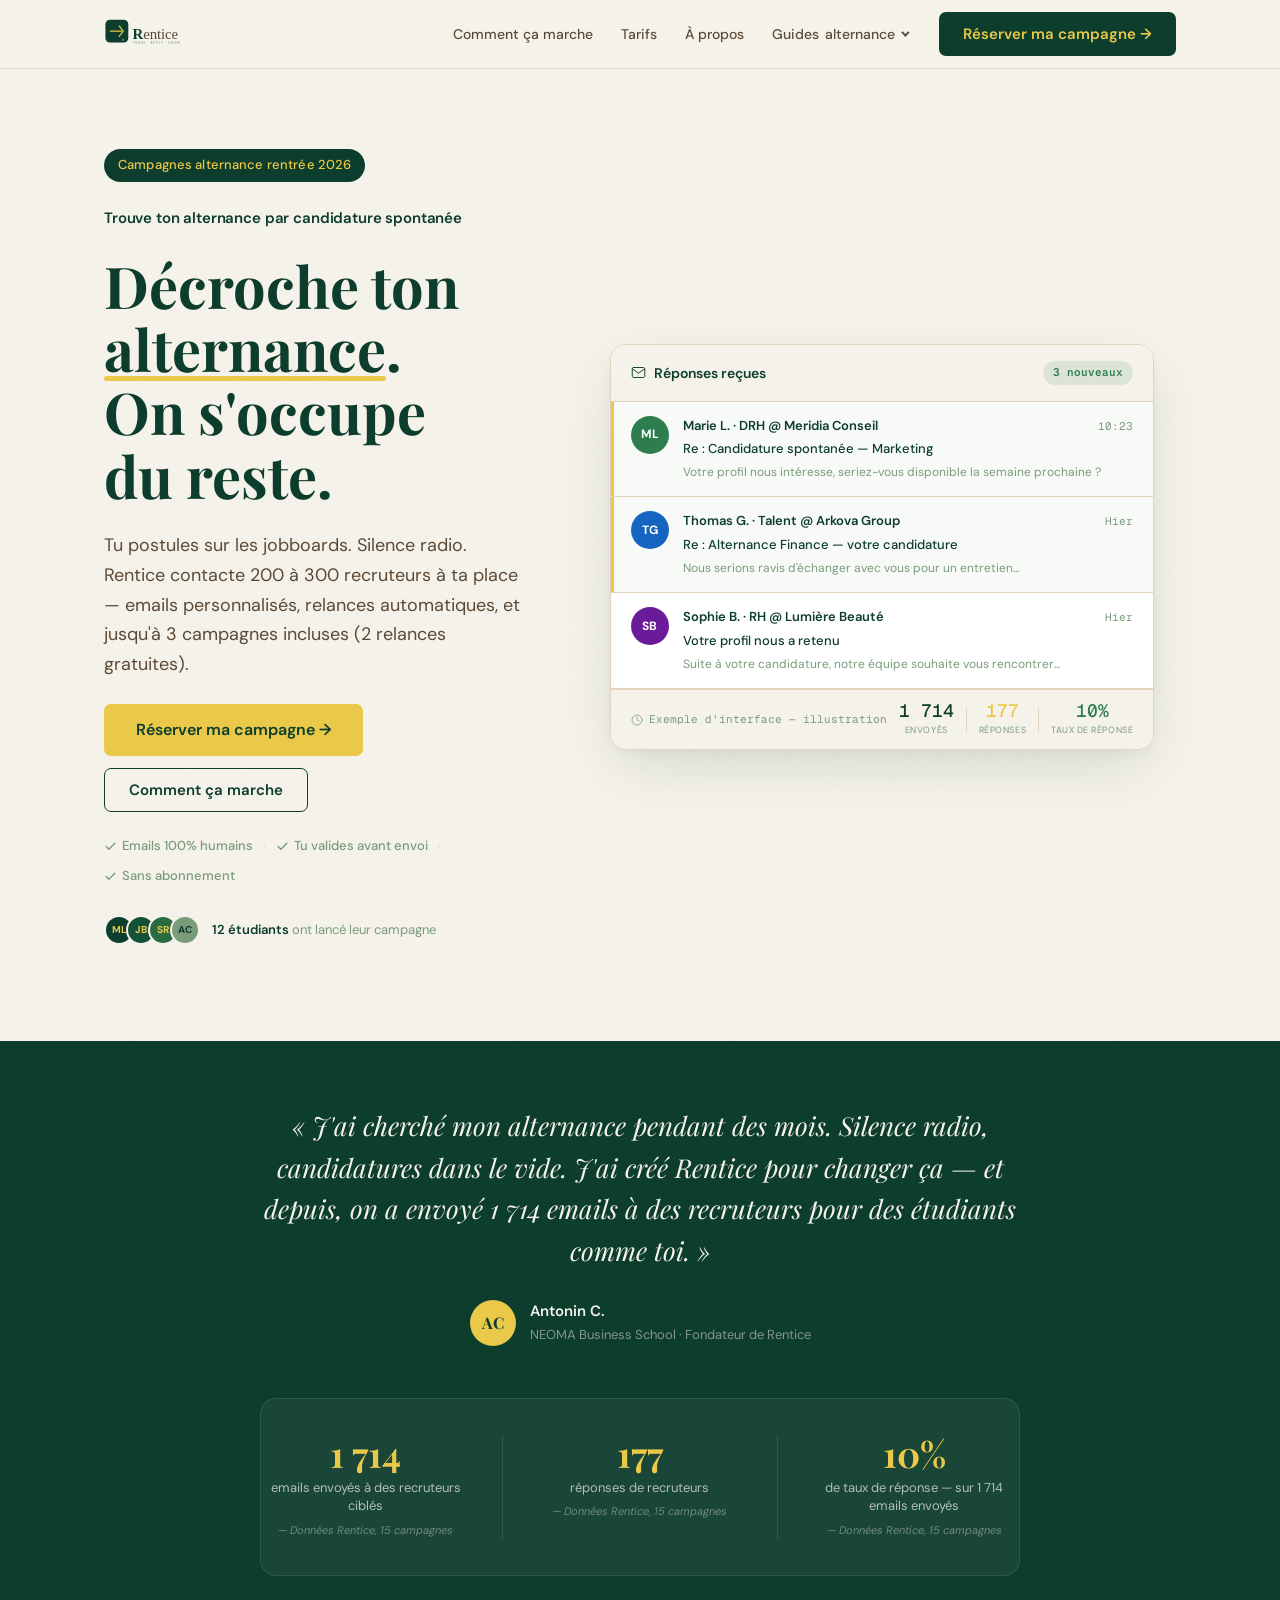
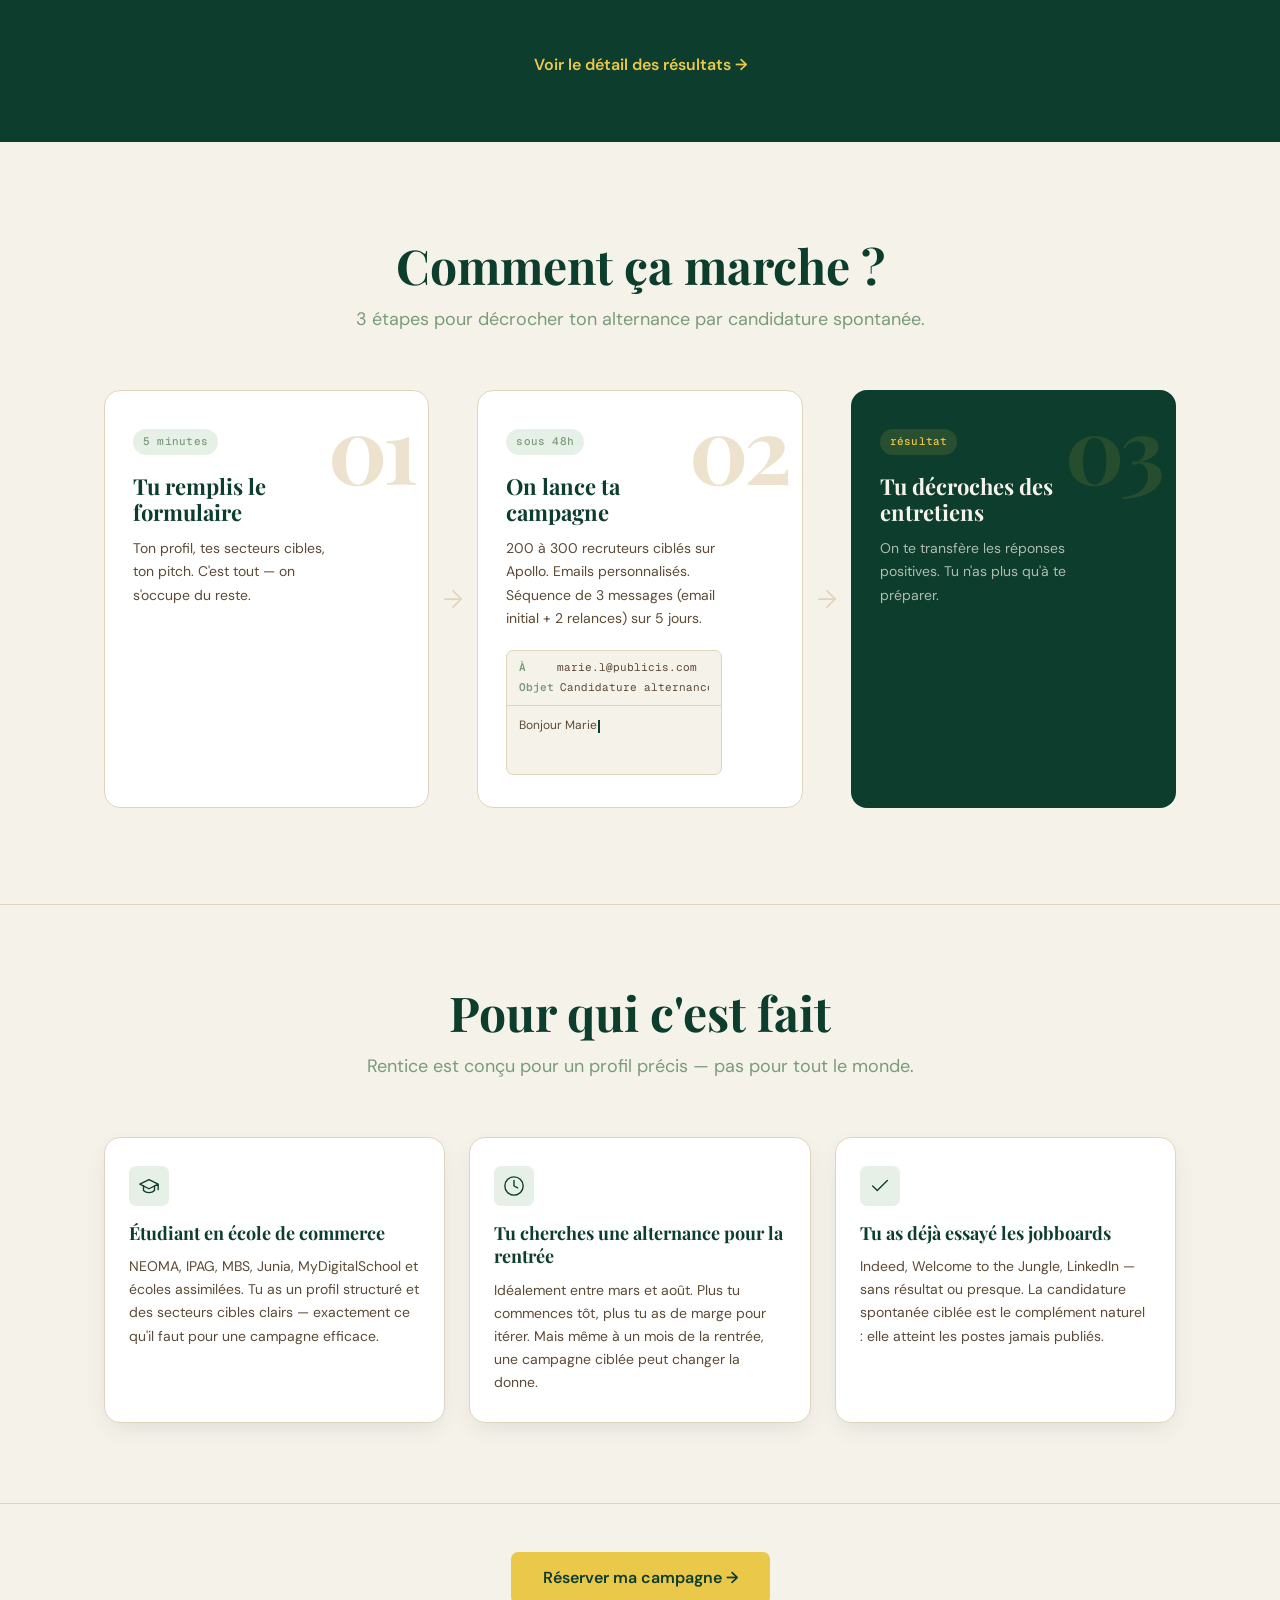
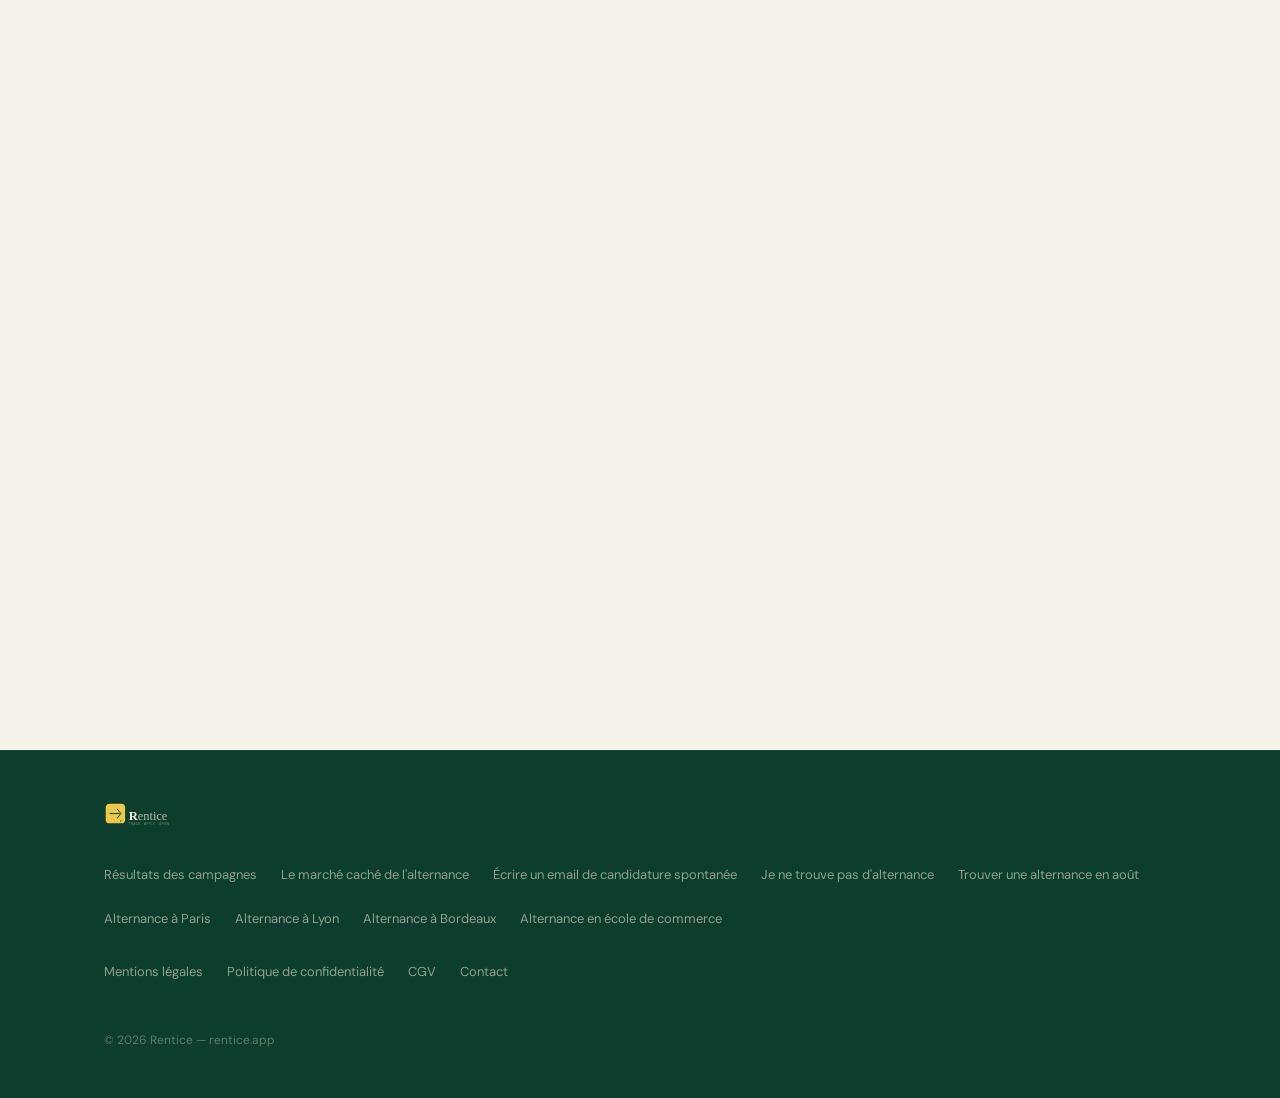
<file: index.html>
<!DOCTYPE html>
<html lang="fr">
<head>
  <meta charset="UTF-8" />
  <meta name="viewport" content="width=device-width, initial-scale=1.0" />
  <title>Candidature spontanée alternance : on contacte 200 à 300 recruteurs pour toi | Rentice</title>
  <meta name="description" content="Rentice contacte 200 à 300 recruteurs à ta place par email personnalisé. Campagnes de candidature spontanée pour décrocher ton alternance 2026. 49€, sans abonnement." />

  <!-- Canonical -->
  <link rel="canonical" href="https://rentice.app/" />

  <!-- Open Graph -->
  <meta property="og:type"        content="website" />
  <meta property="og:url"         content="https://rentice.app/" />
  <meta property="og:locale"      content="fr_FR" />
  <meta property="og:site_name"   content="Rentice" />
  <meta property="og:title"       content="Rentice — Trouve ton alternance par candidature spontanée" />
  <meta property="og:description" content="Rentice contacte 200 à 300 recruteurs à ta place par email personnalisé. Campagnes de candidature spontanée pour ton alternance 2026. 49€, sans abonnement." />
  <meta property="og:image"       content="https://rentice.app/og-image.png" />
  <meta property="og:image:width"  content="1200" />
  <meta property="og:image:height" content="630" />
  <meta property="og:image:alt"   content="Rentice — Campagnes d'alternance par candidature spontanée" />

  <!-- Twitter Card -->
  <meta name="twitter:card"        content="summary_large_image" />
  <meta name="twitter:title"       content="Rentice — Trouve ton alternance par candidature spontanée" />
  <meta name="twitter:description" content="Rentice contacte 200 à 300 recruteurs à ta place. Campagnes de candidature spontanée pour ton alternance 2026." />
  <meta name="twitter:image"       content="https://rentice.app/og-image.png" />

  <!-- Schema JSON-LD : Organization + WebSite -->
  <script type="application/ld+json">
  {
    "@context": "https://schema.org",
    "@graph": [
      {
        "@type": "Organization",
        "@id": "https://rentice.app/#organization",
        "name": "Rentice",
        "url": "https://rentice.app",
        "logo": {
          "@type": "ImageObject",
          "url": "https://rentice.app/og-image.png"
        },
        "description": "Rentice lance des campagnes de candidatures spontanées pour les étudiants en recherche d'alternance. Nous contactons 200 à 300 recruteurs ciblés à ta place par emails personnalisés.",
        "contactPoint": {
          "@type": "ContactPoint",
          "email": "rentice.contact@gmail.com",
          "contactType": "customer support",
          "availableLanguage": "French"
        },
        "sameAs": []
      },
      {
        "@type": "WebSite",
        "@id": "https://rentice.app/#website",
        "url": "https://rentice.app",
        "name": "Rentice",
        "description": "Campagnes de candidatures spontanées pour décrocher ton alternance",
        "publisher": { "@id": "https://rentice.app/#organization" },
        "inLanguage": "fr-FR"
      },
      {
        "@type": "Service",
        "@id": "https://rentice.app/#service",
        "name": "Campagne de candidature spontanée pour alternance",
        "provider": { "@id": "https://rentice.app/#organization" },
        "description": "Campagne d'outreach email personnalisé vers 200 à 300 recruteurs ciblés pour les étudiants en recherche d'alternance.",
        "offers": {
          "@type": "Offer",
          "price": "49",
          "priceCurrency": "EUR",
          "priceValidUntil": "2026-12-31",
          "availability": "https://schema.org/LimitedAvailability",
          "description": "Campagne complète : extraction contacts, emails personnalisés, séquence de 3 messages sur 5 jours, rapport final."
        },
        "areaServed": {
          "@type": "Country",
          "name": "France"
        },
        "audience": {
          "@type": "Audience",
          "audienceType": "Étudiants en recherche d'alternance"
        }
      }
    ]
  }
  </script>

  <!-- Schema JSON-LD : FAQPage -->
  <script type="application/ld+json">
  {
    "@context": "https://schema.org",
    "@type": "FAQPage",
    "mainEntity": [
      {
        "@type": "Question",
        "name": "C'est quoi le marché caché de l'alternance ?",
        "acceptedAnswer": {
          "@type": "Answer",
          "text": "Une grande partie des postes en alternance ne sont jamais publiés sur des jobboards comme Indeed ou Welcome to the Jungle. Les entreprises les pourvoient directement via leur réseau ou à partir de candidatures spontanées reçues. C'est ce qu'on appelle le marché caché. Rentice t'y donne accès en contactant directement les recruteurs par email personnalisé."
        }
      },
      {
        "@type": "Question",
        "name": "Comment fonctionne une campagne de candidature spontanée ?",
        "acceptedAnswer": {
          "@type": "Answer",
          "text": "Tu remplis un formulaire en 5 minutes : ton profil, tes secteurs cibles, ta localisation. On extrait ensuite 200 à 300 contacts recruteurs via Apollo, on rédige des emails personnalisés à ton nom, et on envoie une séquence de 3 messages sur 5 jours. Tu valides chaque email avant qu'il parte. Tu reçois les réponses positives directement."
        }
      },
      {
        "@type": "Question",
        "name": "Les emails envoyés semblent-ils humains aux recruteurs ?",
        "acceptedAnswer": {
          "@type": "Answer",
          "text": "Oui. Chaque email est personnalisé selon l'entreprise ciblée — secteur, taille, poste ouvert — et rédigé dans un style naturel. Tu lis et valides chaque message avant envoi. Les recruteurs reçoivent un email qui ressemble à une vraie démarche personnelle, pas à un envoi en masse."
        }
      },
      {
        "@type": "Question",
        "name": "Combien de temps avant de recevoir des réponses ?",
        "acceptedAnswer": {
          "@type": "Answer",
          "text": "La campagne se lance sous 48h après ton onboarding. Les premières réponses arrivent généralement dès J+2, parfois jusqu'à J+7 pour les plus tardifs. La séquence complète (email initial + 2 relances) dure 5 jours. Si ta campagne ne génère aucun entretien sous 10 jours, on en relance une deuxième gratuitement, sur de nouveaux contacts."
        }
      },
      {
        "@type": "Question",
        "name": "Est-ce que Rentice est conforme au RGPD ?",
        "acceptedAnswer": {
          "@type": "Answer",
          "text": "Oui. Les contacts recruteurs sont enrichis via des sources professionnelles publiques. Les emails de prospection B2B vers des recruteurs entrent dans le cadre légal de la prospection professionnelle. Tes données personnelles ne sont jamais revendues et sont supprimées sur demande."
        }
      },
      {
        "@type": "Question",
        "name": "Que se passe-t-il si je n'obtiens aucun entretien ?",
        "acceptedAnswer": {
          "@type": "Answer",
          "text": "Si ta campagne ne génère aucun entretien dans les 10 jours, on lance une deuxième campagne gratuitement — nouveaux contacts, nouveaux secteurs ou nouvelles villes. Et si la deuxième ne donne rien non plus, on lance une troisième et dernière. Rentice garantit l'effort fourni, pas l'obtention d'un entretien ni d'une alternance. Au total, tu es couvert sur ~4 semaines de prospection intensive, sans payer plus."
        }
      },
      {
        "@type": "Question",
        "name": "Est-ce que ça peut nuire à ma réputation auprès des recruteurs ?",
        "acceptedAnswer": {
          "@type": "Answer",
          "text": "Non. Les emails partent depuis ta propre adresse email, pas depuis une boîte générique. Le volume est maîtrisé (200 à 300 contacts ciblés, pas des milliers). Tu valides chaque email avant qu'il parte. Le ton est naturel et personnalisé selon l'entreprise — c'est une démarche personnelle, pas du spam de masse. Un recruteur qui reçoit ton email voit une candidature sincère, pas un envoi automatisé."
        }
      }
    ]
  }
  </script>

  <link rel="preconnect" href="https://fonts.googleapis.com" />
  <link rel="preconnect" href="https://fonts.gstatic.com" crossorigin />
  <link rel="preload" as="style" href="https://fonts.googleapis.com/css2?family=Playfair+Display:wght@400;700&family=DM+Sans:ital,opsz,wght@0,9..40,300..700;1,9..40,300..700&family=Geist+Mono:wght@400;500&display=swap" onload="this.onload=null;this.rel='stylesheet'" />
  <noscript><link rel="stylesheet" href="https://fonts.googleapis.com/css2?family=Playfair+Display:wght@400;700&family=DM+Sans:ital,opsz,wght@0,9..40,300..700;1,9..40,300..700&family=Geist+Mono:wght@400;500&display=swap" /></noscript>
  <style>
    :root{--green-900:#0D3D2C;--green-800:#145238;--gold-400:#EAC84A;--gold-300:#F0D778;--cream-50:#F5F2EA;--cream-100:#EDE2CE;--cream-200:#E2D4BC;--cream-700:#5C4A36;--sage-500:#7A9B7A;--sage-100:#E7F0E7;--font-display:'Playfair Display',Georgia,serif;--font-body:'DM Sans',-apple-system,sans-serif;--font-mono:'Geist Mono',monospace;--radius-sm:7px;--radius-md:12px;--radius-lg:16px;--shadow-card:0 8px 24px -6px rgba(13,61,44,0.12);--transition:200ms ease-out}
    *,*::before,*::after{box-sizing:border-box;margin:0;padding:0}
    html{scroll-behavior:smooth;overflow-x:hidden}
    body{font-family:var(--font-body);background:var(--cream-50);color:var(--cream-700);line-height:1.6;-webkit-font-smoothing:antialiased;overflow-x:hidden}
    button,a{-webkit-tap-highlight-color:transparent;touch-action:manipulation}
    img,svg{display:block;max-width:100%}
    a{text-decoration:none;color:inherit}
    ul{list-style:none}
    .sr-only{position:absolute;width:1px;height:1px;padding:0;margin:-1px;overflow:hidden;clip:rect(0,0,0,0);white-space:nowrap;border:0}
    .container{width:100%;max-width:1120px;margin:0 auto;padding:0 24px}
    .btn{display:inline-flex;align-items:center;justify-content:center;height:44px;padding:0 24px;border-radius:var(--radius-sm);font-family:var(--font-body);font-size:15px;font-weight:600;cursor:pointer;border:none;transition:background var(--transition),color var(--transition),box-shadow var(--transition),transform var(--transition);white-space:nowrap}
    .btn--large{height:52px;padding:0 32px;font-size:16px}
    .btn--primary{background:var(--green-900);color:var(--gold-400)}
    .btn--primary:hover{background:var(--green-800)}
    .btn--gold{background:var(--gold-400);color:var(--green-900)}
    .btn--gold:hover{background:#dab93e;transform:translateY(-1px);box-shadow:0 8px 20px -4px rgba(234,200,74,0.45)}
    .btn--gold:active{transform:translateY(0);box-shadow:none}
    .btn--outline{background:transparent;border:1.5px solid var(--green-900);color:var(--green-900)}
    .btn--outline:hover{background:var(--cream-100);transform:translateY(-1px)}
    .btn--on-dark{background:rgba(234,200,74,0.15);color:var(--gold-400);border:1px solid rgba(234,200,74,0.3)}
    .pill{display:inline-flex;align-items:center;padding:6px 14px;border-radius:999px;font-family:var(--font-body);font-size:13px;font-weight:500;letter-spacing:0.01em}
    .pill--dark{background:var(--green-900);color:var(--gold-400)}
    .navbar{position:-webkit-sticky;position:sticky;top:0;z-index:100;background:rgba(245,242,234,0.85);backdrop-filter:blur(12px);-webkit-backdrop-filter:blur(12px);border-bottom:1px solid var(--cream-200);transition:box-shadow var(--transition)}
    .navbar.scrolled{box-shadow:0 4px 20px -4px rgba(13,61,44,0.10)}
    .navbar__inner{display:flex;align-items:center;gap:32px;height:68px}
    .navbar__logo{flex-shrink:0}
    .navbar__nav{display:flex;align-items:center;gap:28px;margin-left:auto}
    .navbar__link{font-size:14px;font-weight:500;color:var(--cream-700);transition:color var(--transition)}
    .navbar__link:hover{color:var(--green-900)}
    .navbar__cta{flex-shrink:0}
    .navbar__hamburger{display:none;flex-direction:column;justify-content:center;gap:5px;width:36px;height:36px;background:none;border:none;cursor:pointer;margin-left:auto;padding:4px}
    .navbar__hamburger span{display:block;width:22px;height:2px;background:var(--green-900);border-radius:2px;transition:transform var(--transition),opacity var(--transition)}
    .navbar__hamburger.open span:nth-child(1){transform:translateY(7px) rotate(45deg)}
    .navbar__hamburger.open span:nth-child(2){opacity:0}
    .navbar__hamburger.open span:nth-child(3){transform:translateY(-7px) rotate(-45deg)}
    .navbar__mobile{display:none;flex-direction:column;gap:4px;padding:16px 24px 20px;border-top:1px solid var(--cream-200)}
    .navbar__mobile.open{display:flex}
    .navbar__mobile-link{font-size:16px;font-weight:500;color:var(--cream-700);padding:10px 0;border-bottom:1px solid var(--cream-200);transition:color var(--transition)}
    .navbar__mobile-link:hover{color:var(--green-900)}
    .navbar__mobile-cta{margin-top:12px;width:100%}
    .hero{position:relative;background:var(--cream-50);padding:80px 0 96px;overflow:hidden}
    .hero__noise{position:absolute;inset:0;pointer-events:none;opacity:0.6}
    .hero__inner{display:grid;grid-template-columns:1fr 1.4fr;gap:64px;align-items:center}
    .hero__content{display:flex;flex-direction:column;gap:24px}
    .hero__title{font-family:var(--font-display);font-size:clamp(40px,4.5vw,58px);font-weight:700;color:var(--green-900);line-height:1.1}
    .hero__subtitle{font-size:18px;color:var(--cream-700);line-height:1.65;max-width:520px}
    .hero__actions{display:flex;align-items:center;gap:12px;flex-wrap:wrap}
    .hero__stats{display:flex;align-items:center;gap:10px;flex-wrap:wrap;padding-top:8px}
    .hero__stat{font-size:13px;font-weight:500;color:var(--sage-500)}
    .hero__sep{color:var(--cream-200);font-size:16px}
    .hero__seo{font-size:15px;font-weight:600;color:var(--green-900);letter-spacing:-0.01em}
    .hero__highlight{position:relative;display:inline-block}
    .hero__highlight::after{content:'';position:absolute;left:0;bottom:-1px;width:100%;height:5px;background:var(--gold-400);border-radius:3px;transform:scaleX(0);transform-origin:left center;animation:underlineDraw 0.8s cubic-bezier(0.16,1,0.3,1) 0.6s forwards}
    .hero__social-proof{display:flex;align-items:center;gap:12px;padding-top:4px}
    .avatar-stack{display:flex}
    .avatar-stack__item{width:30px;height:30px;border-radius:50%;background:var(--green-900);color:var(--gold-400);font-size:10px;font-weight:700;display:flex;align-items:center;justify-content:center;border:2px solid var(--cream-50);margin-left:-8px;flex-shrink:0;transition:margin-left 200ms ease-out,transform 200ms ease-out}
    .avatar-stack__item:first-child{margin-left:0}
    .hero__social-proof:hover .avatar-stack__item:not(:first-child){margin-left:-2px}
    .avatar-stack__item:nth-child(2){background:var(--green-800)}
    .avatar-stack__item:nth-child(3){background:#2a6b42}
    .avatar-stack__item:nth-child(4){background:var(--sage-500);color:var(--green-900)}
    .hero__social-text{font-size:13px;color:var(--sage-500)}
    .hero__social-text strong{color:var(--green-900);font-weight:600}
    .hero__trust{display:flex;align-items:center;gap:10px;flex-wrap:wrap}
    .hero__trust-item{display:inline-flex;align-items:center;gap:5px;font-size:13px;font-weight:500;color:var(--sage-500)}
    .hero__trust-item svg{color:var(--sage-500);flex-shrink:0}
    .hero__trust-sep{color:var(--cream-200);font-size:14px;line-height:1}
    .hero__mock{display:flex;justify-content:center}
    .mock-card{background:#fff;border:1px solid var(--cream-200);border-radius:var(--radius-lg);padding:44px 40px;width:100%;box-shadow:0 20px 60px -12px rgba(13,61,44,0.15),0 4px 16px -4px rgba(13,61,44,0.08)}
    .inbox-card{background:#fff;border:1px solid var(--cream-200);border-radius:var(--radius-lg);overflow:hidden;box-shadow:0 20px 60px -12px rgba(13,61,44,0.16),0 4px 16px -4px rgba(13,61,44,0.08)}
    .animate-hero{opacity:0;transform:translateY(22px);animation:fadeUp 0.75s cubic-bezier(0.16,1,0.3,1) forwards;animation-delay:var(--delay,0s)}
    .observe-animate{opacity:0;transform:translateY(24px);transition:opacity 0.65s cubic-bezier(0.16,1,0.3,1),transform 0.65s cubic-bezier(0.16,1,0.3,1);transition-delay:var(--stagger,0s)}
    .observe-animate.in-view{opacity:1;transform:translateY(0)}
    @keyframes fadeUp{to{opacity:1;transform:translateY(0)}}
    @keyframes underlineDraw{to{transform:scaleX(1)}}
    @keyframes badgePulse{0%,100%{box-shadow:0 0 0 0 rgba(46,125,79,0)}50%{box-shadow:0 0 0 4px rgba(46,125,79,0.2)}}
    @media(max-width:1024px){.hero__inner{gap:40px}.hero__title{font-size:clamp(38px,5vw,52px)}}
    @media(max-width:768px){.navbar__nav,.navbar__cta{display:none}.navbar__hamburger{display:flex}.hero{padding:56px 0 72px}.hero__inner{grid-template-columns:minmax(0,1fr);gap:48px}.hero__title{font-size:40px}.hero__subtitle{font-size:16px}.hero__mock{order:-1}.mock-card{max-width:100%}.inbox-card{width:100%;max-width:100%}.container{padding:0 20px}.hero__trust{gap:8px}.hero__trust-sep{display:none}.hero__trust-item{font-size:12px}}
    @media(max-width:480px){.container{padding:0 16px}.hero{padding:40px 0 56px}.hero__title{font-size:32px}.hero__subtitle{font-size:15px}.hero__actions{flex-direction:column;align-items:stretch}.hero__actions .btn{width:100%;text-align:center}.hero__social-proof{flex-wrap:wrap}}
  </style>
  <link rel="preload" as="style" href="style.css" onload="this.onload=null;this.rel='stylesheet'" />
  <noscript><link rel="stylesheet" href="style.css" /></noscript>
</head>
<body>

  <!-- NAVBAR -->
  <header class="navbar" id="navbar" role="banner">
    <div class="container navbar__inner">
      <a href="/" class="navbar__logo" aria-label="Rentice — accueil">
        <svg width="140" height="40" viewBox="0 0 480 140" xmlns="http://www.w3.org/2000/svg" aria-hidden="true">
          <g transform="translate(0,20)">
            <rect x="0" y="0" width="80" height="80" rx="16" fill="#0D3D2C"/>
            <line x1="17.6" y1="40" x2="56" y2="40" stroke="#EAC84A" stroke-width="4" stroke-linecap="round"/>
            <polyline points="48,21.6 62.4,40 48,58.4" stroke="#EAC84A" stroke-width="4" fill="none" stroke-linecap="round" stroke-linejoin="round"/>
            <text x="62.4" y="76" font-family="Georgia,serif" font-size="14" font-weight="700" fill="#E2D4BC" text-anchor="middle">r</text>
          </g>
          <g transform="translate(95, 0)">
            <text x="0" y="88" font-family="Georgia,'Times New Roman',serif" font-size="52" font-weight="700" fill="#0D3D2C" letter-spacing="-1">R</text>
            <text x="37.4" y="88" font-family="Georgia,'Times New Roman',serif" font-size="52" font-weight="400" fill="#5C4A36" letter-spacing="-0.5">entice</text>
            <text x="0" y="106" font-family="Arial,sans-serif" font-size="11" letter-spacing="0.2em" fill="#7A9B7A">TRACK · APPLY · GROW</text>
          </g>
        </svg>
      </a>

      <nav class="navbar__nav" role="navigation" aria-label="Navigation principale">
        <a href="#fonctionnement" class="navbar__link">Comment ça marche</a>
        <a href="#tarif" class="navbar__link">Tarifs</a>
        <a href="#about" class="navbar__link">À propos</a>
        <details class="guides"><summary>Guides<span class="guides__long"> alternance</span></summary><div class="guides__menu"><a href="/je-ne-trouve-pas-d-alternance/">Je ne trouve pas d'alternance</a><a href="/marche-cache-alternance/">Le marché caché de l'alternance</a><a href="/email-candidature-spontanee-alternance/">Écrire un email de candidature spontanée</a><a href="/trouver-alternance-en-aout/">Trouver une alternance en août</a><a href="/alternance-ecole-de-commerce/">Alternance en école de commerce</a><a href="/alternance-paris/">Alternance à Paris</a><a href="/alternance-lyon/">Alternance à Lyon</a><a href="/alternance-bordeaux/">Alternance à Bordeaux</a><a href="/resultats/">Résultats des campagnes</a></div></details>
      </nav>

      <a href="#waitlist" class="btn btn--primary navbar__cta">Réserver ma campagne →</a>

      <button class="navbar__hamburger" id="hamburger" aria-label="Ouvrir le menu" aria-expanded="false" aria-controls="mobile-menu">
        <span></span>
        <span></span>
        <span></span>
      </button>
    </div>

    <div class="navbar__mobile" id="mobile-menu" aria-hidden="true">
      <a href="#fonctionnement" class="navbar__mobile-link">Comment ça marche</a>
      <a href="#tarif" class="navbar__mobile-link">Tarifs</a>
      <a href="#about" class="navbar__mobile-link">À propos</a>
      <p class="navbar__mobile-label">Guides alternance</p>
      <a href="/je-ne-trouve-pas-d-alternance/" class="navbar__mobile-link">Je ne trouve pas d'alternance</a>
      <a href="/marche-cache-alternance/" class="navbar__mobile-link">Le marché caché de l'alternance</a>
      <a href="/email-candidature-spontanee-alternance/" class="navbar__mobile-link">Écrire un email de candidature spontanée</a>
      <a href="/trouver-alternance-en-aout/" class="navbar__mobile-link">Trouver une alternance en août</a>
      <a href="/alternance-ecole-de-commerce/" class="navbar__mobile-link">Alternance en école de commerce</a>
      <a href="/alternance-paris/" class="navbar__mobile-link">Alternance à Paris</a>
      <a href="/alternance-lyon/" class="navbar__mobile-link">Alternance à Lyon</a>
      <a href="/alternance-bordeaux/" class="navbar__mobile-link">Alternance à Bordeaux</a>
      <a href="/resultats/" class="navbar__mobile-link">Résultats des campagnes</a>
      <a href="#waitlist" class="btn btn--primary navbar__mobile-cta">Réserver ma campagne →</a>
    </div>
  </header>

  <main>

    <!-- HERO -->
    <section class="hero" id="hero">
      <div class="hero__noise" aria-hidden="true"></div>
      <div class="container hero__inner">
        <div class="hero__content">
          <div class="hero__badge animate-hero" style="--delay:0s">
            <span class="pill pill--dark">Campagnes alternance rentrée 2026</span>
          </div>

          <h1 class="hero__seo animate-hero" style="--delay:0.05s">
            Trouve ton alternance par candidature spontanée
          </h1>

          <p class="hero__title animate-hero" style="--delay:0.1s">
            Décroche ton<br /><span class="hero__highlight">alternance</span>.<br />On s'occupe<br />du reste.
          </p>

          <p class="hero__subtitle animate-hero" style="--delay:0.2s">
            Tu postules sur les jobboards. Silence radio. Rentice contacte 200 à 300 recruteurs à ta place — emails personnalisés, relances automatiques, et jusqu'à 3 campagnes incluses (2 relances gratuites).
          </p>

          <div class="hero__actions animate-hero" style="--delay:0.3s">
            <a href="https://form.jotform.com/261302830869055" target="_blank" rel="noopener noreferrer" class="btn btn--gold btn--large">Réserver ma campagne →</a>
            <a href="#fonctionnement" class="btn btn--outline">Comment ça marche</a>
          </div>

          <div class="hero__trust animate-hero" style="--delay:0.35s" aria-label="Garanties Rentice">
            <span class="hero__trust-item">
              <svg width="13" height="13" viewBox="0 0 24 24" fill="none" stroke="currentColor" stroke-width="2.5" stroke-linecap="round" stroke-linejoin="round" aria-hidden="true"><polyline points="20 6 9 17 4 12"/></svg>
              Emails 100% humains
            </span>
            <span class="hero__trust-sep" aria-hidden="true">·</span>
            <span class="hero__trust-item">
              <svg width="13" height="13" viewBox="0 0 24 24" fill="none" stroke="currentColor" stroke-width="2.5" stroke-linecap="round" stroke-linejoin="round" aria-hidden="true"><polyline points="20 6 9 17 4 12"/></svg>
              Tu valides avant envoi
            </span>
            <span class="hero__trust-sep" aria-hidden="true">·</span>
            <span class="hero__trust-item">
              <svg width="13" height="13" viewBox="0 0 24 24" fill="none" stroke="currentColor" stroke-width="2.5" stroke-linecap="round" stroke-linejoin="round" aria-hidden="true"><polyline points="20 6 9 17 4 12"/></svg>
              Sans abonnement
            </span>
          </div>

          <div class="hero__social-proof animate-hero" style="--delay:0.4s">
            <div class="avatar-stack" aria-hidden="true">
              <div class="avatar-stack__item">ML</div>
              <div class="avatar-stack__item">JB</div>
              <div class="avatar-stack__item">SR</div>
              <div class="avatar-stack__item">AC</div>
            </div>
            <span class="hero__social-text"><strong>12 étudiants</strong> ont lancé leur campagne</span>
          </div>
        </div>

        <div class="hero__mock animate-hero" style="--delay:0.5s" aria-label="Exemple de réponses reçues après une campagne Rentice">
          <div class="inbox-card">
            <div class="inbox-card__header">
              <div class="inbox-card__header-left">
                <svg width="15" height="15" viewBox="0 0 24 24" fill="none" stroke="#0D3D2C" stroke-width="1.5" stroke-linecap="round" stroke-linejoin="round" aria-hidden="true"><path d="M4 4h16c1.1 0 2 .9 2 2v12c0 1.1-.9 2-2 2H4c-1.1 0-2-.9-2-2V6c0-1.1.9-2 2-2z"/><polyline points="22,6 12,13 2,6"/></svg>
                <span class="inbox-card__title">Réponses reçues</span>
              </div>
              <span class="inbox-card__badge">3 nouveaux</span>
            </div>

            <div class="inbox-email inbox-email--new">
              <div class="inbox-avatar inbox-avatar--green">ML</div>
              <div class="inbox-email__body">
                <div class="inbox-email__meta">
                  <span class="inbox-email__from">Marie L. · DRH @ Meridia Conseil</span>
                  <span class="inbox-email__time">10:23</span>
                </div>
                <div class="inbox-email__subject">Re : Candidature spontanée — Marketing</div>
                <div class="inbox-email__preview">Votre profil nous intéresse, seriez-vous disponible la semaine prochaine ?</div>
              </div>
            </div>

            <div class="inbox-email inbox-email--new">
              <div class="inbox-avatar inbox-avatar--blue">TG</div>
              <div class="inbox-email__body">
                <div class="inbox-email__meta">
                  <span class="inbox-email__from">Thomas G. · Talent @ Arkova Group</span>
                  <span class="inbox-email__time">Hier</span>
                </div>
                <div class="inbox-email__subject">Re : Alternance Finance — votre candidature</div>
                <div class="inbox-email__preview">Nous serions ravis d'échanger avec vous pour un entretien...</div>
              </div>
            </div>

            <div class="inbox-email">
              <div class="inbox-avatar inbox-avatar--purple">SB</div>
              <div class="inbox-email__body">
                <div class="inbox-email__meta">
                  <span class="inbox-email__from">Sophie B. · RH @ Lumière Beauté</span>
                  <span class="inbox-email__time">Hier</span>
                </div>
                <div class="inbox-email__subject">Votre profil nous a retenu</div>
                <div class="inbox-email__preview">Suite à votre candidature, notre équipe souhaite vous rencontrer...</div>
              </div>
            </div>

            <div class="inbox-card__footer">
              <span class="inbox-card__footer-text">
                <svg width="12" height="12" viewBox="0 0 24 24" fill="none" stroke="#7A9B7A" stroke-width="1.5" stroke-linecap="round" stroke-linejoin="round" aria-hidden="true"><circle cx="12" cy="12" r="10"/><polyline points="12 6 12 12 16 14"/></svg>
                Exemple d'interface — illustration
              </span>
              <div class="inbox-card__stats">
                <div class="inbox-stat">
                  <div class="inbox-stat__value">1 714</div>
                  <div class="inbox-stat__label">envoyés</div>
                </div>
                <div class="inbox-stat-sep"></div>
                <div class="inbox-stat">
                  <div class="inbox-stat__value inbox-stat__value--gold">177</div>
                  <div class="inbox-stat__label">réponses</div>
                </div>
                <div class="inbox-stat-sep"></div>
                <div class="inbox-stat">
                  <div class="inbox-stat__value inbox-stat__value--green">10%</div>
                  <div class="inbox-stat__label">taux de réponse</div>
                </div>
              </div>
            </div>
          </div>
        </div>
      </div>
    </section>

    <!-- CRÉDIBILITÉ STRIP -->
    <section class="cred" id="about">
      <div class="container cred__inner">

        <div class="cred__quote observe-animate">
          <blockquote class="cred__blockquote">
            « J'ai cherché mon alternance pendant des mois. Silence radio, candidatures dans le vide. J'ai créé Rentice pour changer ça — et depuis, on a envoyé 1 714 emails à des recruteurs pour des étudiants comme toi. »
          </blockquote>
          <div class="cred__author">
            <div class="cred__author-avatar">AC</div>
            <div>
              <div class="cred__author-name">Antonin C.</div>
              <div class="cred__author-role">NEOMA Business School · Fondateur de Rentice</div>
            </div>
          </div>
        </div>

        <div class="cred__stats observe-animate">
          <div class="cred__stat">
            <div class="cred__stat-value">1 714</div>
            <div class="cred__stat-label">emails envoyés à des recruteurs ciblés</div>
            <div class="cred__stat-source">— Données Rentice, 15 campagnes</div>
          </div>
          <div class="cred__divider" aria-hidden="true"></div>
          <div class="cred__stat">
            <div class="cred__stat-value">177</div>
            <div class="cred__stat-label">réponses de recruteurs</div>
            <div class="cred__stat-source">— Données Rentice, 15 campagnes</div>
          </div>
          <div class="cred__divider" aria-hidden="true"></div>
          <div class="cred__stat">
            <div class="cred__stat-value">10%</div>
            <div class="cred__stat-label">de taux de réponse — sur 1 714 emails envoyés</div>
            <div class="cred__stat-source">— Données Rentice, 15 campagnes</div>
          </div>
        </div>
        <p style="text-align:center;margin-top:24px"><a href="/resultats/" style="color:var(--gold-400);font-weight:600">Voir le détail des résultats →</a></p>

      </div>
    </section>

    <!-- FONCTIONNEMENT -->
    <section class="how" id="fonctionnement">
      <div class="container">
        <div class="section-header observe-animate">
          <h2 class="section-title">Comment ça marche ?</h2>
          <p class="section-subtitle">3 étapes pour décrocher ton alternance par candidature spontanée.</p>
        </div>

        <div class="how__steps">
          <div class="how__step observe-animate" style="--stagger:0s">
            <div class="how__step-num" aria-hidden="true">01</div>
            <div class="how__step-tag">5 minutes</div>
            <h3 class="how__step-title">Tu remplis le formulaire</h3>
            <p class="how__step-desc">Ton profil, tes secteurs cibles, ton pitch. C'est tout — on s'occupe du reste.</p>
          </div>

          <div class="how__connector" aria-hidden="true">
            <svg width="28" height="28" viewBox="0 0 24 24" fill="none" stroke="var(--cream-200)" stroke-width="1.5" stroke-linecap="round" stroke-linejoin="round"><line x1="5" y1="12" x2="19" y2="12"/><polyline points="12 5 19 12 12 19"/></svg>
          </div>

          <div class="how__step observe-animate" style="--stagger:0.12s">
            <div class="how__step-num" aria-hidden="true">02</div>
            <div class="how__step-tag">sous 48h</div>
            <h3 class="how__step-title">On lance ta campagne</h3>
            <p class="how__step-desc">200 à 300 recruteurs ciblés sur Apollo. Emails personnalisés. Séquence de 3 messages (email initial + 2 relances) sur 5 jours.</p>

            <div class="how__email-preview" aria-hidden="true">
              <div class="how__email-meta">
                <span class="how__email-row"><span class="how__email-label">À</span> marie.l@publicis.com</span>
                <span class="how__email-row"><span class="how__email-label">Objet</span> Candidature alternance — Marketing</span>
              </div>
              <div class="how__email-body">
                <span class="how__email-text"></span><span class="how__email-cursor" aria-hidden="true"></span>
              </div>
            </div>
          </div>

          <div class="how__connector" aria-hidden="true">
            <svg width="28" height="28" viewBox="0 0 24 24" fill="none" stroke="var(--cream-200)" stroke-width="1.5" stroke-linecap="round" stroke-linejoin="round"><line x1="5" y1="12" x2="19" y2="12"/><polyline points="12 5 19 12 12 19"/></svg>
          </div>

          <div class="how__step how__step--dark observe-animate" style="--stagger:0.24s">
            <div class="how__step-num" aria-hidden="true">03</div>
            <div class="how__step-tag">résultat</div>
            <h3 class="how__step-title">Tu décroches des entretiens</h3>
            <p class="how__step-desc">On te transfère les réponses positives. Tu n'as plus qu'à te préparer.</p>
          </div>
        </div>
      </div>
    </section>

    <!-- POUR QUI -->
    <section class="forwhom" id="pour-qui">
      <div class="container">
        <div class="section-header observe-animate">
          <h2 class="section-title">Pour qui c'est fait</h2>
          <p class="section-subtitle">Rentice est conçu pour un profil précis — pas pour tout le monde.</p>
        </div>
        <div class="forwhom__grid">
          <div class="forwhom__card observe-animate" style="--stagger:0s">
            <div class="forwhom__icon" aria-hidden="true">
              <svg width="22" height="22" viewBox="0 0 24 24" fill="none" stroke="currentColor" stroke-width="1.5" stroke-linecap="round" stroke-linejoin="round"><path d="M22 10v6M2 10l10-5 10 5-10 5z"/><path d="M6 12v5c3 3 9 3 12 0v-5"/></svg>
            </div>
            <h3 class="forwhom__title">Étudiant en école de commerce</h3>
            <p class="forwhom__desc">NEOMA, IPAG, MBS, Junia, MyDigitalSchool et écoles assimilées. Tu as un profil structuré et des secteurs cibles clairs — exactement ce qu'il faut pour une campagne efficace.</p>
          </div>
          <div class="forwhom__card observe-animate" style="--stagger:0.08s">
            <div class="forwhom__icon" aria-hidden="true">
              <svg width="22" height="22" viewBox="0 0 24 24" fill="none" stroke="currentColor" stroke-width="1.5" stroke-linecap="round" stroke-linejoin="round"><circle cx="12" cy="12" r="10"/><polyline points="12 6 12 12 16 14"/></svg>
            </div>
            <h3 class="forwhom__title">Tu cherches une alternance pour la rentrée</h3>
            <p class="forwhom__desc">Idéalement entre mars et août. Plus tu commences tôt, plus tu as de marge pour itérer. Mais même à un mois de la rentrée, une campagne ciblée peut changer la donne.</p>
          </div>
          <div class="forwhom__card observe-animate" style="--stagger:0.16s">
            <div class="forwhom__icon" aria-hidden="true">
              <svg width="22" height="22" viewBox="0 0 24 24" fill="none" stroke="currentColor" stroke-width="1.5" stroke-linecap="round" stroke-linejoin="round"><polyline points="20 6 9 17 4 12"/></svg>
            </div>
            <h3 class="forwhom__title">Tu as déjà essayé les jobboards</h3>
            <p class="forwhom__desc">Indeed, Welcome to the Jungle, LinkedIn — sans résultat ou presque. La candidature spontanée ciblée est le complément naturel : elle atteint les postes jamais publiés.</p>
          </div>
        </div>
      </div>
    </section>

    <!-- MID CTA -->
    <div class="mid-cta">
      <a class="btn btn--gold btn--large" href="https://form.jotform.com/261302830869055" target="_blank" rel="noopener noreferrer">Réserver ma campagne →</a>
    </div>

    <!-- TARIF -->
    <section class="pricing" id="tarif">
      <div class="container">
        <div class="section-header observe-animate">
          <h2 class="section-title section-title--light">Une offre. Un prix. Zéro prise de tête.</h2>
          <p class="section-subtitle" style="color:rgba(245,242,234,0.55)">Campagne de candidatures spontanées — 49€ sans abonnement</p>
        </div>

        <div class="pricing__layout">

          <!-- Card principale -->
          <div class="pricing__card observe-animate">
            <div class="pricing__price">
              <span class="pricing__amount">49€</span>
              <span class="pricing__period">par campagne · sans abonnement</span>
            </div>
            <p class="pricing__parcours">Onboarding gratuit → validation du ciblage avec toi → paiement 49€ → lancement sous 48h</p>

            <ul class="pricing__list" role="list">
              <li class="pricing__item">
                <svg width="16" height="16" viewBox="0 0 24 24" fill="none" stroke="#EAC84A" stroke-width="2" stroke-linecap="round" stroke-linejoin="round" aria-hidden="true"><polyline points="20 6 9 17 4 12"/></svg>
                Extraction de 40–60 contacts recruteurs ciblés
              </li>
              <li class="pricing__item">
                <svg width="16" height="16" viewBox="0 0 24 24" fill="none" stroke="#EAC84A" stroke-width="2" stroke-linecap="round" stroke-linejoin="round" aria-hidden="true"><polyline points="20 6 9 17 4 12"/></svg>
                Enrichissement email RGPD-compliant
              </li>
              <li class="pricing__item">
                <svg width="16" height="16" viewBox="0 0 24 24" fill="none" stroke="#EAC84A" stroke-width="2" stroke-linecap="round" stroke-linejoin="round" aria-hidden="true"><polyline points="20 6 9 17 4 12"/></svg>
                Séquence de 3 emails personnalisés
              </li>
              <li class="pricing__item">
                <svg width="16" height="16" viewBox="0 0 24 24" fill="none" stroke="#EAC84A" stroke-width="2" stroke-linecap="round" stroke-linejoin="round" aria-hidden="true"><polyline points="20 6 9 17 4 12"/></svg>
                Envoi étalé sur 5 jours (J+0, J+2, J+5)
              </li>
              <li class="pricing__item">
                <svg width="16" height="16" viewBox="0 0 24 24" fill="none" stroke="#EAC84A" stroke-width="2" stroke-linecap="round" stroke-linejoin="round" aria-hidden="true"><polyline points="20 6 9 17 4 12"/></svg>
                Rapport final : volumes envoyés, taux de réponse
              </li>
            </ul>

            <div class="pricing__guarantee">
              <div class="pricing__guarantee-icon" aria-hidden="true">
                <svg width="20" height="20" viewBox="0 0 24 24" fill="none" stroke="#EAC84A" stroke-width="1.5" stroke-linecap="round" stroke-linejoin="round"><path d="M12 22s8-4 8-10V5l-8-3-8 3v7c0 6 8 10 8 10z"/></svg>
              </div>
              <div>
                <div class="pricing__guarantee-title">Garantie relance — jusqu'à 3 campagnes incluses</div>
                <div class="pricing__guarantee-desc">Si ta campagne ne génère aucun entretien, on relance sur de nouveaux contacts et de nouveaux secteurs, gratuitement, jusqu'à 3 campagnes au total. Tu paies 49€ une seule fois.</div>
              </div>
            </div>

            <a href="https://form.jotform.com/261302830869055" target="_blank" rel="noopener noreferrer" class="btn btn--gold btn--large pricing__cta">Réserver ma campagne →</a>
            <p class="pricing__note">Places limitées — 5 campagnes lancées par semaine max.</p>
          </div>

          <!-- Timeline garantie -->
          <div class="pricing__timeline observe-animate">
            <div class="timeline__header">
              <svg width="16" height="16" viewBox="0 0 24 24" fill="none" stroke="#EAC84A" stroke-width="1.5" stroke-linecap="round" stroke-linejoin="round" aria-hidden="true"><circle cx="12" cy="12" r="10"/><polyline points="12 6 12 12 16 14"/></svg>
              Comment fonctionne la garantie
            </div>
            <ol class="timeline__list" role="list">
              <li class="timeline__item">
                <div class="timeline__marker timeline__marker--active" aria-hidden="true"></div>
                <div class="timeline__content">
                  <span class="timeline__day">J0</span>
                  <span class="timeline__label">Lancement campagne 1 — 200 à 300 contacts ciblés</span>
                </div>
              </li>
              <li class="timeline__item">
                <div class="timeline__marker" aria-hidden="true"></div>
                <div class="timeline__content">
                  <span class="timeline__day">J5</span>
                  <span class="timeline__label">Dernier email de la séquence envoyé</span>
                </div>
              </li>
              <li class="timeline__item">
                <div class="timeline__marker" aria-hidden="true"></div>
                <div class="timeline__content">
                  <span class="timeline__day">J10</span>
                  <span class="timeline__label">Bilan — on laisse le temps aux retardataires de répondre</span>
                </div>
              </li>
              <li class="timeline__item timeline__item--guarantee">
                <div class="timeline__marker timeline__marker--gold" aria-hidden="true"></div>
                <div class="timeline__content">
                  <span class="timeline__day">J10</span>
                  <span class="timeline__label">Si 0 entretien → campagne 2 gratuite sur un nouveau batch (secteurs ou villes différents)</span>
                </div>
              </li>
              <li class="timeline__item">
                <div class="timeline__marker" aria-hidden="true"></div>
                <div class="timeline__content">
                  <span class="timeline__day">J20</span>
                  <span class="timeline__label">Bilan campagne 2</span>
                </div>
              </li>
              <li class="timeline__item timeline__item--guarantee">
                <div class="timeline__marker timeline__marker--gold" aria-hidden="true"></div>
                <div class="timeline__content">
                  <span class="timeline__day">J20</span>
                  <span class="timeline__label">Si toujours 0 → campagne 3, dernier essai inclus</span>
                </div>
              </li>
              <li class="timeline__item timeline__item--total">
                <div class="timeline__marker timeline__marker--cream" aria-hidden="true"></div>
                <div class="timeline__content">
                  <span class="timeline__day">~4 sem.</span>
                  <span class="timeline__label">Maximum — ~4 semaines de prospection intensive</span>
                </div>
              </li>
            </ol>
          </div>

        </div>
      </div>
    </section>

    <!-- FAQ -->
    <section class="faq" id="faq">
      <div class="container">
        <div class="section-header observe-animate">
          <h2 class="section-title">Questions fréquentes</h2>
          <p class="section-subtitle">Tout ce que tu veux savoir sur Rentice avant de te lancer.</p>
        </div>

        <div class="faq__list">

          <div class="faq__item observe-animate" style="--stagger:0s">
            <button class="faq__question" aria-expanded="false">
              <span>C'est quoi le marché caché de l'alternance ?</span>
              <svg class="faq__icon" width="20" height="20" viewBox="0 0 24 24" fill="none" stroke="currentColor" stroke-width="2" stroke-linecap="round" stroke-linejoin="round" aria-hidden="true"><line x1="12" y1="5" x2="12" y2="19"/><line x1="5" y1="12" x2="19" y2="12"/></svg>
            </button>
            <div class="faq__answer"><div>
              <p>Une grande partie des postes en alternance ne sont jamais publiés sur des jobboards comme Indeed ou Welcome to the Jungle. Les entreprises les pourvoient directement via leur réseau ou à partir de candidatures spontanées reçues. C'est ce qu'on appelle le marché caché. Rentice t'y donne accès en contactant directement les recruteurs par email personnalisé.</p>
            </div></div>
          </div>

          <div class="faq__item observe-animate" style="--stagger:0.05s">
            <button class="faq__question" aria-expanded="false">
              <span>Comment fonctionne une campagne de candidature spontanée ?</span>
              <svg class="faq__icon" width="20" height="20" viewBox="0 0 24 24" fill="none" stroke="currentColor" stroke-width="2" stroke-linecap="round" stroke-linejoin="round" aria-hidden="true"><line x1="12" y1="5" x2="12" y2="19"/><line x1="5" y1="12" x2="19" y2="12"/></svg>
            </button>
            <div class="faq__answer"><div>
              <p>Tu remplis un formulaire en 5 minutes : ton profil, tes secteurs cibles, ta localisation. On extrait ensuite 200 à 300 contacts recruteurs via Apollo, on rédige des emails personnalisés à ton nom, et on envoie une séquence de 3 messages sur 5 jours. Tu valides chaque email avant qu'il parte. Tu reçois les réponses positives directement.</p>
            </div></div>
          </div>

          <div class="faq__item observe-animate" style="--stagger:0.1s">
            <button class="faq__question" aria-expanded="false">
              <span>Les emails envoyés semblent-ils humains aux recruteurs ?</span>
              <svg class="faq__icon" width="20" height="20" viewBox="0 0 24 24" fill="none" stroke="currentColor" stroke-width="2" stroke-linecap="round" stroke-linejoin="round" aria-hidden="true"><line x1="12" y1="5" x2="12" y2="19"/><line x1="5" y1="12" x2="19" y2="12"/></svg>
            </button>
            <div class="faq__answer"><div>
              <p>Oui. Chaque email est personnalisé selon l'entreprise ciblée — secteur, taille, poste ouvert — et rédigé dans un style naturel. Tu lis et valides chaque message avant envoi. Les recruteurs reçoivent un email qui ressemble à une vraie démarche personnelle, pas à un envoi en masse.</p>
            </div></div>
          </div>

          <div class="faq__item observe-animate" style="--stagger:0.15s">
            <button class="faq__question" aria-expanded="false">
              <span>Combien de temps avant de recevoir des réponses ?</span>
              <svg class="faq__icon" width="20" height="20" viewBox="0 0 24 24" fill="none" stroke="currentColor" stroke-width="2" stroke-linecap="round" stroke-linejoin="round" aria-hidden="true"><line x1="12" y1="5" x2="12" y2="19"/><line x1="5" y1="12" x2="19" y2="12"/></svg>
            </button>
            <div class="faq__answer"><div>
              <p>La campagne se lance sous 48h après ton onboarding. Les premières réponses arrivent généralement dès J+2, parfois jusqu'à J+7 pour les plus tardifs. La séquence complète (email initial + 2 relances) dure 5 jours. Si ta campagne ne génère aucun entretien sous 10 jours, on en relance une deuxième gratuitement, sur de nouveaux contacts.</p>
            </div></div>
          </div>

          <div class="faq__item observe-animate" style="--stagger:0.2s">
            <button class="faq__question" aria-expanded="false">
              <span>Est-ce que Rentice est conforme au RGPD ?</span>
              <svg class="faq__icon" width="20" height="20" viewBox="0 0 24 24" fill="none" stroke="currentColor" stroke-width="2" stroke-linecap="round" stroke-linejoin="round" aria-hidden="true"><line x1="12" y1="5" x2="12" y2="19"/><line x1="5" y1="12" x2="19" y2="12"/></svg>
            </button>
            <div class="faq__answer"><div>
              <p>Oui. Les contacts recruteurs sont enrichis via des sources professionnelles publiques (LinkedIn, sites entreprises). Les emails de prospection B2B vers des recruteurs entrent dans le cadre légal de la prospection professionnelle. Tes données personnelles ne sont jamais revendues et sont supprimées sur demande.</p>
            </div></div>
          </div>

          <div class="faq__item observe-animate" style="--stagger:0.25s">
            <button class="faq__question" aria-expanded="false">
              <span>Que se passe-t-il si je n'obtiens aucun entretien ?</span>
              <svg class="faq__icon" width="20" height="20" viewBox="0 0 24 24" fill="none" stroke="currentColor" stroke-width="2" stroke-linecap="round" stroke-linejoin="round" aria-hidden="true"><line x1="12" y1="5" x2="12" y2="19"/><line x1="5" y1="12" x2="19" y2="12"/></svg>
            </button>
            <div class="faq__answer"><div>
              <p>Si ta campagne ne génère aucun entretien dans les 10 jours, on lance une deuxième campagne gratuitement — nouveaux contacts, nouveaux secteurs ou nouvelles villes. Et si la deuxième ne donne rien non plus, on lance une troisième et dernière. Rentice garantit l'effort fourni, pas l'obtention d'un entretien ni d'une alternance. Au total, tu es couvert sur ~4 semaines de prospection intensive, sans payer plus.</p>
            </div></div>
          </div>

          <div class="faq__item observe-animate" style="--stagger:0.3s">
            <button class="faq__question" aria-expanded="false">
              <span>Est-ce que ça peut nuire à ma réputation auprès des recruteurs ?</span>
              <svg class="faq__icon" width="20" height="20" viewBox="0 0 24 24" fill="none" stroke="currentColor" stroke-width="2" stroke-linecap="round" stroke-linejoin="round" aria-hidden="true"><line x1="12" y1="5" x2="12" y2="19"/><line x1="5" y1="12" x2="19" y2="12"/></svg>
            </button>
            <div class="faq__answer"><div>
              <p>Non. Les emails partent depuis ta propre adresse email, pas depuis une boîte générique. Le volume est maîtrisé — 200 à 300 contacts ciblés, pas des milliers. Tu valides chaque email avant qu'il parte. Le ton est naturel et personnalisé selon l'entreprise. C'est une démarche personnelle, pas du spam de masse. Un recruteur qui reçoit ton email voit une candidature sincère.</p>
            </div></div>
          </div>

        </div>
      </div>
    </section>

    <!-- WAITLIST -->
    <section class="waitlist" id="waitlist">
      <div class="container waitlist__inner">
        <div class="section-header observe-animate">
          <h2 class="section-title">Prêt à décrocher ton alternance ?</h2>
          <p class="section-subtitle">Remplis le formulaire d'onboarding — on s'occupe du reste.</p>
        </div>

        <div class="waitlist__cta observe-animate">
          <a href="https://form.jotform.com/261302830869055" target="_blank" rel="noopener noreferrer" class="btn btn--gold btn--large waitlist__jotform-btn">
            Réserver ma campagne →
          </a>
        </div>
      </div>
    </section>

  </main>

  <!-- FOOTER -->
  <footer class="footer" role="contentinfo">
    <div class="container footer__inner">
      <div class="footer__brand">
        <a href="/" aria-label="Rentice — accueil">
          <svg width="120" height="34" viewBox="0 0 480 140" xmlns="http://www.w3.org/2000/svg" aria-hidden="true">
            <g transform="translate(0,20)">
              <rect x="0" y="0" width="80" height="80" rx="16" fill="#EAC84A"/>
              <line x1="17.6" y1="40" x2="56" y2="40" stroke="#0D3D2C" stroke-width="4" stroke-linecap="round"/>
              <polyline points="48,21.6 62.4,40 48,58.4" stroke="#0D3D2C" stroke-width="4" fill="none" stroke-linecap="round" stroke-linejoin="round"/>
              <text x="62.4" y="76" font-family="Georgia,serif" font-size="14" font-weight="700" fill="#0D3D2C" text-anchor="middle">r</text>
            </g>
            <g transform="translate(95, 0)">
              <text x="0" y="88" font-family="Georgia,'Times New Roman',serif" font-size="52" font-weight="700" fill="#F5F2EA" letter-spacing="-1">R</text>
              <text x="37.4" y="88" font-family="Georgia,'Times New Roman',serif" font-size="52" font-weight="400" fill="rgba(245,242,234,0.7)" letter-spacing="-0.5">entice</text>
              <!-- TODO(antonin): arbitrage tagline "TRACK · APPLY · GROW" — reformuler en français ou retirer -->
              <text x="0" y="106" font-family="Arial,sans-serif" font-size="11" letter-spacing="0.2em" fill="#7A9B7A">TRACK · APPLY · GROW</text>
            </g>
          </svg>
        </a>
      </div>

      <nav class="footer__links" style="width:100%" aria-label="Guides alternance">
        <a href="/resultats/" class="footer__link">Résultats des campagnes</a>
        <a href="/marche-cache-alternance/" class="footer__link">Le marché caché de l'alternance</a>
        <a href="/email-candidature-spontanee-alternance/" class="footer__link">Écrire un email de candidature spontanée</a>
        <a href="/je-ne-trouve-pas-d-alternance/" class="footer__link">Je ne trouve pas d'alternance</a>
        <a href="/trouver-alternance-en-aout/" class="footer__link">Trouver une alternance en août</a>
        <a href="/alternance-paris/" class="footer__link">Alternance à Paris</a>
        <a href="/alternance-lyon/" class="footer__link">Alternance à Lyon</a>
        <a href="/alternance-bordeaux/" class="footer__link">Alternance à Bordeaux</a>
        <a href="/alternance-ecole-de-commerce/" class="footer__link">Alternance en école de commerce</a>
      </nav>

      <nav class="footer__links" aria-label="Liens légaux">
        <a href="/mentions-legales/" class="footer__link">Mentions légales</a>
        <a href="/politique-de-confidentialite/" class="footer__link">Politique de confidentialité</a>
        <a href="/cgv/" class="footer__link">CGV</a>
        <!-- TODO(antonin): confirmer la mise en place de rentice.contact@gmail.com -->
        <a href="mailto:rentice.contact@gmail.com" class="footer__link">Contact</a>
      </nav>

      <p class="footer__copy">© 2026 Rentice — rentice.app</p>
    </div>
  </footer>

  <script src="script.js" defer></script>
</body>
</html>
</file>
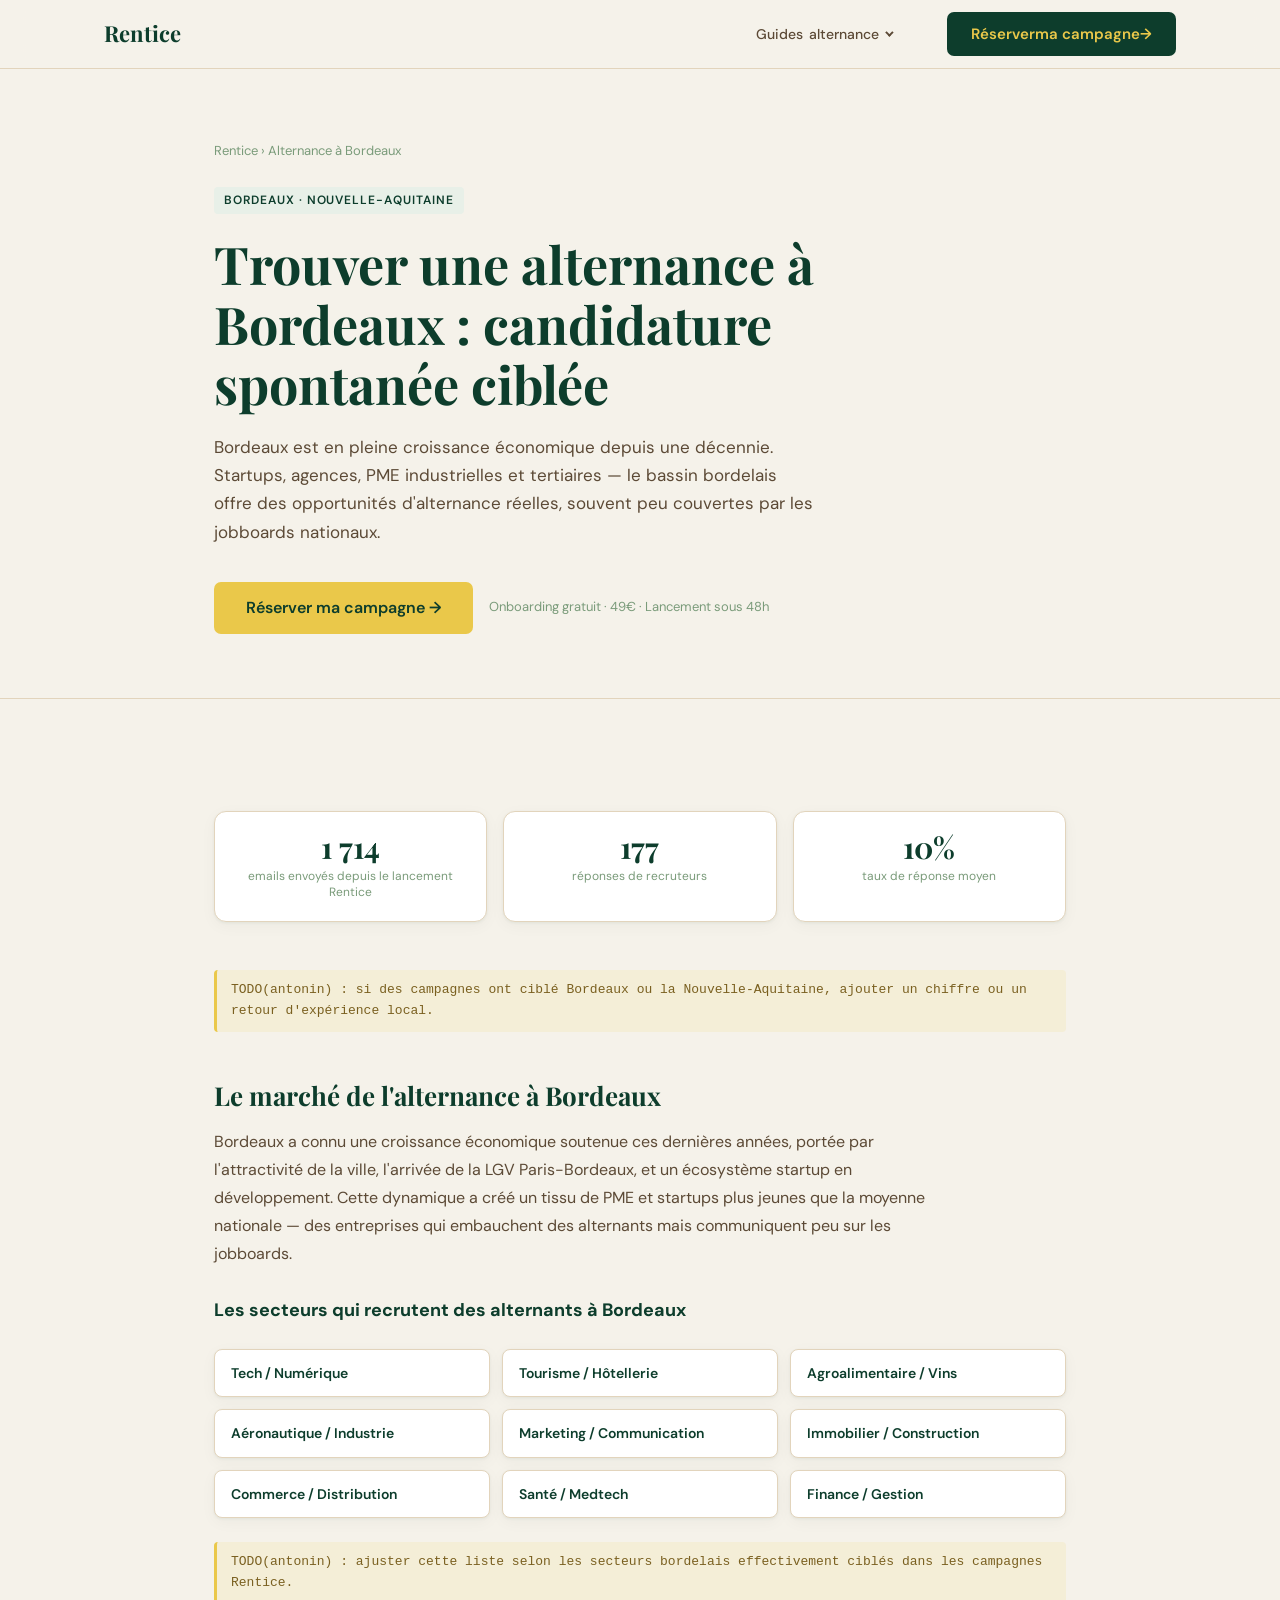
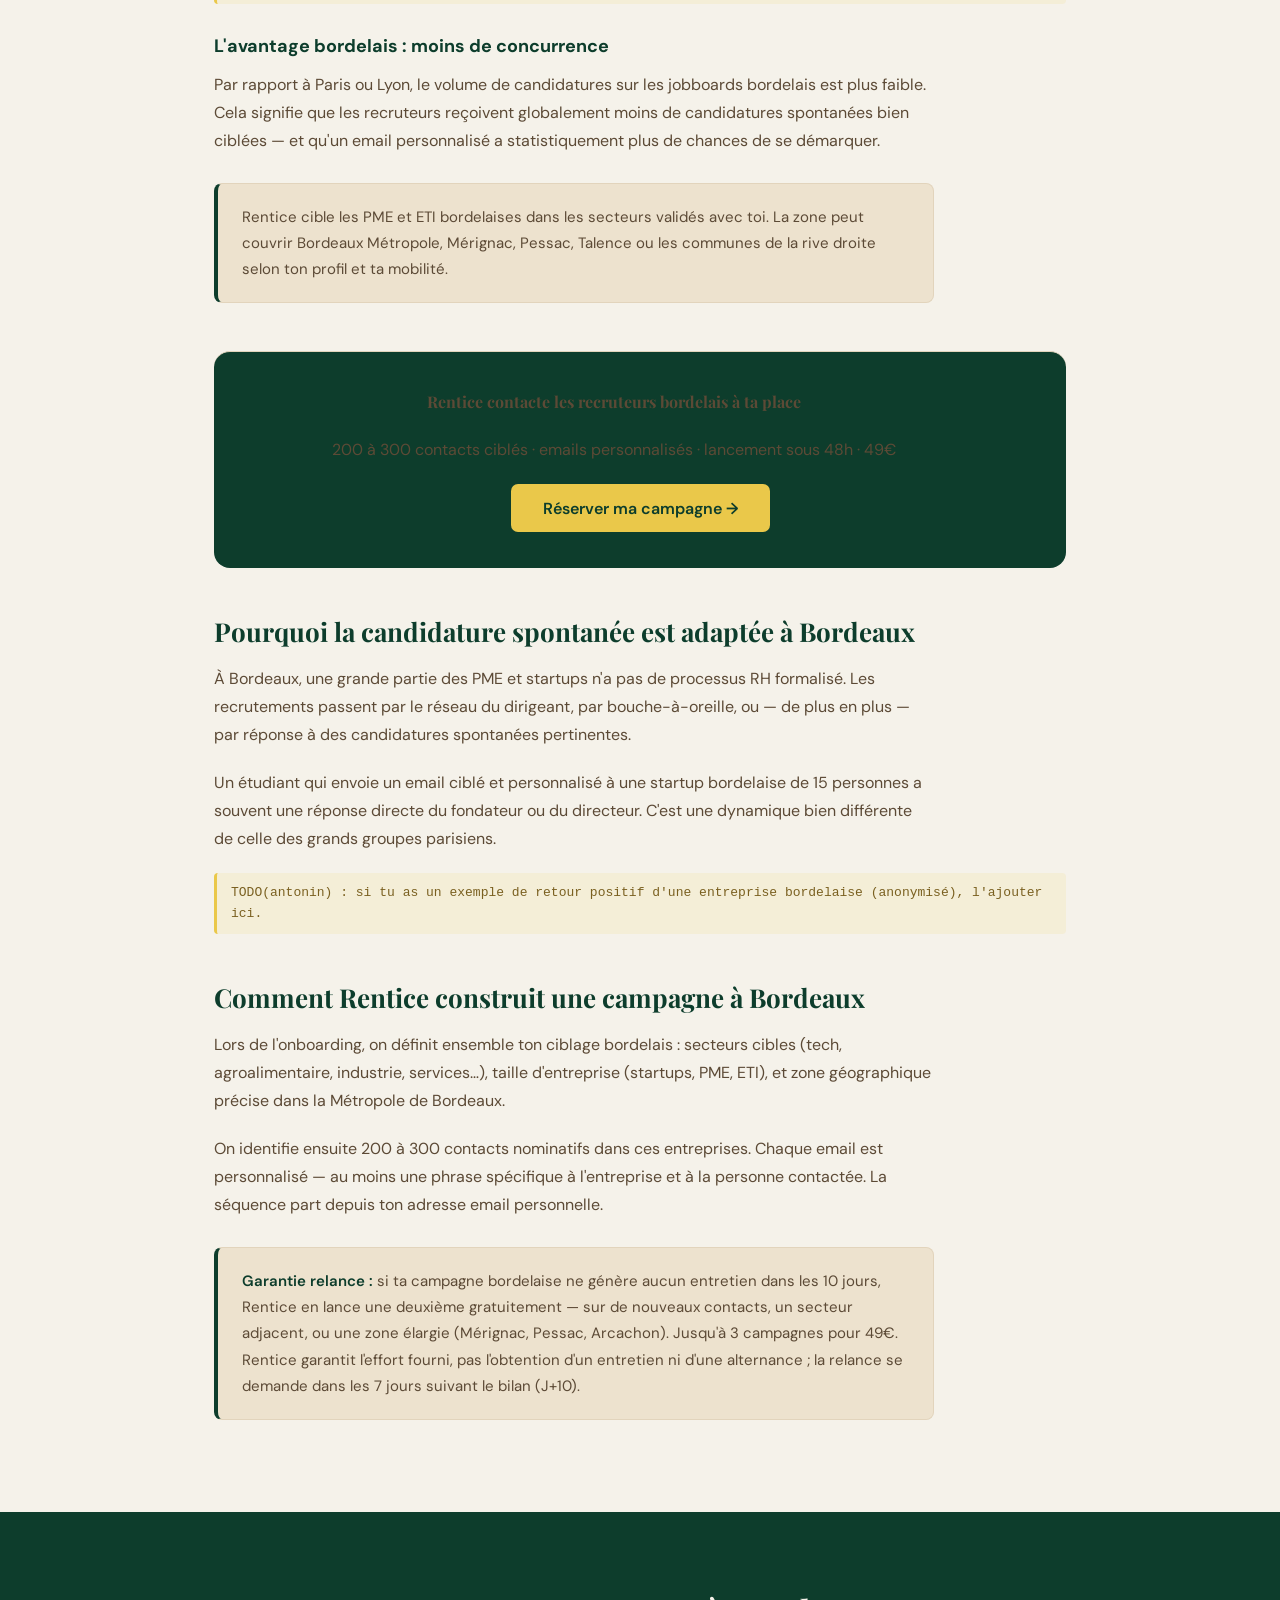
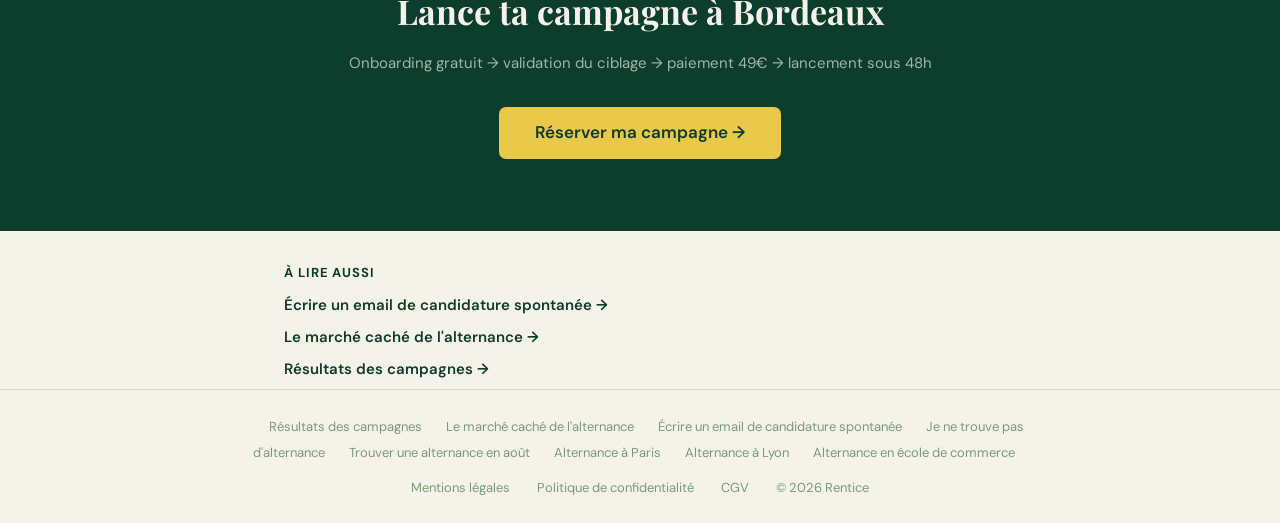
<file: alternance-bordeaux/index.html>
<!DOCTYPE html>
<html lang="fr">
<head>
  <meta charset="UTF-8" />
  <meta name="viewport" content="width=device-width, initial-scale=1.0" />
  <title>Trouver une alternance à Bordeaux : candidature spontanée ciblée | Rentice</title>
  <meta name="description" content="Trouver une alternance à Bordeaux en 2026-2027 : marché en croissance, startups et PME actives. Rentice contacte 200 à 300 recruteurs bordelais à ta place. 49€, sans abonnement." />
  <link rel="canonical" href="https://rentice.app/alternance-bordeaux/" />
  <meta name="robots" content="index, follow" />
  <meta property="og:title" content="Trouver une alternance à Bordeaux : candidature spontanée ciblée" />
  <meta property="og:description" content="Rentice contacte les recruteurs bordelais à ta place — startups, PME, agences. 200 à 300 contacts ciblés, emails personnalisés, lancement sous 48h. 49€." />
  <meta property="og:type" content="website" />
  <meta property="og:url" content="https://rentice.app/alternance-bordeaux/" />
  <meta property="og:site_name" content="Rentice" />
  <script type="application/ld+json">
  {
    "@context": "https://schema.org",
    "@type": "Service",
    "name": "Campagne de candidature spontanée alternance Bordeaux",
    "description": "Rentice contacte 200 à 300 recruteurs à Bordeaux pour des étudiants en recherche d'alternance. Emails personnalisés, lancement sous 48h, 49€.",
    "provider": {"@type": "Organization", "name": "Rentice", "url": "https://rentice.app"},
    "areaServed": {"@type": "City", "name": "Bordeaux"},
    "url": "https://rentice.app/alternance-bordeaux/"
  }
  </script>
  <link rel="preconnect" href="https://fonts.googleapis.com" />
  <link rel="preconnect" href="https://fonts.gstatic.com" crossorigin />
  <link rel="preload" as="style" href="https://fonts.googleapis.com/css2?family=Playfair+Display:wght@400;700&family=DM+Sans:ital,opsz,wght@0,9..40,300..700;1,9..40,300..700&display=swap" onload="this.onload=null;this.rel='stylesheet'" />
  <noscript><link rel="stylesheet" href="https://fonts.googleapis.com/css2?family=Playfair+Display:wght@400;700&family=DM+Sans:ital,opsz,wght@0,9..40,300..700;1,9..40,300..700&display=swap" /></noscript>
  <link rel="preload" as="style" href="/style.css" onload="this.onload=null;this.rel='stylesheet'" />
  <noscript><link rel="stylesheet" href="/style.css" /></noscript>
  <style>
    :root{--green-900:#0D3D2C;--green-800:#145238;--gold-400:#EAC84A;--cream-50:#F5F2EA;--cream-100:#EDE2CE;--cream-200:#E2D4BC;--cream-700:#5C4A36;--sage-500:#7A9B7A;--sage-100:#E8F0E8;--font-display:'Playfair Display',Georgia,serif;--font-body:'DM Sans',-apple-system,sans-serif;--radius-sm:7px;--radius-lg:16px;--transition:200ms ease-out;--shadow-card:0 1px 3px rgba(13,61,44,0.06),0 4px 16px rgba(13,61,44,0.04)}
    *,*::before,*::after{box-sizing:border-box;margin:0;padding:0}
    html{overflow-x:hidden}
    body{font-family:var(--font-body);background:var(--cream-50);color:var(--cream-700);line-height:1.6;-webkit-font-smoothing:antialiased}
    a{text-decoration:none;color:inherit}
    .container{width:100%;max-width:900px;margin:0 auto;padding:0 24px}
    .btn{display:inline-flex;align-items:center;justify-content:center;height:44px;padding:0 24px;border-radius:var(--radius-sm);font-family:var(--font-body);font-size:15px;font-weight:600;cursor:pointer;border:none;transition:background var(--transition);white-space:nowrap;text-decoration:none}
    .btn--primary{background:var(--green-900);color:var(--gold-400)}
    .btn--primary:hover{background:var(--green-800)}
    .btn--gold{background:var(--gold-400);color:var(--green-900)}
    .btn--gold:hover{opacity:0.9}
    .navbar{position:sticky;top:0;z-index:100;background:rgba(245,242,234,0.9);backdrop-filter:blur(12px);border-bottom:1px solid var(--cream-200)}
    .navbar__inner{display:flex;align-items:center;height:68px;max-width:1120px;margin:0 auto;padding:0 24px}
    .navbar__logo{font-family:var(--font-display);font-size:22px;font-weight:700;color:var(--green-900)}
    .city-hero{padding:72px 0 64px;border-bottom:1px solid var(--cream-200)}
    .city-hero__breadcrumb{font-size:13px;color:var(--sage-500);margin-bottom:24px}
    .city-hero__breadcrumb a{color:var(--sage-500)}
    .city-hero__breadcrumb a:hover{color:var(--green-900)}
    .city-hero__tag{display:inline-block;background:var(--sage-100);color:var(--green-900);font-size:12px;font-weight:600;letter-spacing:0.08em;text-transform:uppercase;padding:4px 10px;border-radius:4px;margin-bottom:20px}
    .city-hero__title{font-family:var(--font-display);font-size:clamp(30px,5vw,52px);font-weight:700;color:var(--green-900);line-height:1.15;margin-bottom:20px;max-width:760px}
    .city-hero__sub{font-size:17px;color:var(--cream-700);max-width:600px;line-height:1.65;margin-bottom:36px}
    .city-hero__cta-row{display:flex;align-items:center;gap:16px;flex-wrap:wrap}
    .city-hero__note{font-size:13px;color:var(--sage-500)}
    .inline-stats{display:grid;grid-template-columns:repeat(3,1fr);gap:16px;margin:48px 0}
    .inline-stats__item{background:#fff;border:1px solid var(--cream-200);border-radius:12px;padding:20px;text-align:center;box-shadow:var(--shadow-card)}
    .inline-stats__num{font-family:var(--font-display);font-size:30px;font-weight:700;color:var(--green-900);display:block;line-height:1}
    .inline-stats__label{font-size:12px;color:var(--sage-500);margin-top:6px;display:block;line-height:1.4}
    .city-body{padding:64px 0}
    .city-body h2{font-family:var(--font-display);font-size:26px;font-weight:700;color:var(--green-900);margin:48px 0 16px;line-height:1.25}
    .city-body h2:first-child{margin-top:0}
    .city-body h3{font-size:18px;font-weight:700;color:var(--green-900);margin:28px 0 10px}
    .city-body p{font-size:16px;line-height:1.75;color:var(--cream-700);margin-bottom:20px;max-width:720px}
    .city-body ul{margin:0 0 20px 22px;font-size:16px;line-height:1.75;color:var(--cream-700);max-width:720px}
    .city-body li{margin-bottom:6px}
    .city-body strong{color:var(--green-900);font-weight:600}
    .todo{background:rgba(234,200,74,0.12);border-left:3px solid var(--gold-400);padding:10px 14px;border-radius:4px;font-size:13px;color:#7a6020;margin:12px 0 20px;font-family:monospace}
    .callout{background:var(--cream-100);border:1px solid var(--cream-200);border-left:4px solid var(--green-900);border-radius:8px;padding:20px 24px;margin:28px 0;max-width:720px}
    .callout p{margin-bottom:0;font-size:15px}
    .mid-cta{background:var(--green-900);border-radius:var(--radius-lg);padding:36px 40px;margin:48px 0;text-align:center}
    .mid-cta__title{font-family:var(--font-display);font-size:22px;font-weight:700;color:#F5F2EA;margin-bottom:10px}
    .mid-cta__sub{font-size:14px;color:rgba(245,242,234,0.65);margin-bottom:24px}
    .mid-cta .btn--gold{height:48px;font-size:16px;padding:0 32px}
    .end-cta{background:var(--green-900);padding:72px 0;text-align:center}
    .end-cta__title{font-family:var(--font-display);font-size:clamp(24px,4vw,34px);font-weight:700;color:#F5F2EA;margin-bottom:12px}
    .end-cta__sub{font-size:15px;color:rgba(245,242,234,0.65);margin-bottom:32px}
    .end-cta .btn--gold{height:52px;font-size:17px;padding:0 36px}
    .sectors-grid{display:grid;grid-template-columns:repeat(3,1fr);gap:12px;margin:24px 0}
    .sector-chip{background:#fff;border:1px solid var(--cream-200);border-radius:8px;padding:12px 16px;font-size:14px;font-weight:600;color:var(--green-900);box-shadow:var(--shadow-card)}
    @media(max-width:640px){.inline-stats{grid-template-columns:1fr}.sectors-grid{grid-template-columns:1fr 1fr}.mid-cta{padding:28px 20px}}
    .footer-mini{border-top:1px solid var(--cream-200);padding:24px 0;text-align:center;font-size:13px;color:var(--sage-500)}
  </style>
</head>
<body>

  <header class="navbar">
    <div class="navbar__inner">
      <a href="/" class="navbar__logo">Rentice</a>
      <span style="margin-left:auto"></span><details class="guides"><summary>Guides<span class="guides__long"> alternance</span></summary><div class="guides__menu"><a href="/je-ne-trouve-pas-d-alternance/">Je ne trouve pas d'alternance</a><a href="/marche-cache-alternance/">Le marché caché de l'alternance</a><a href="/email-candidature-spontanee-alternance/">Écrire un email de candidature spontanée</a><a href="/trouver-alternance-en-aout/">Trouver une alternance en août</a><a href="/alternance-ecole-de-commerce/">Alternance en école de commerce</a><a href="/alternance-paris/">Alternance à Paris</a><a href="/alternance-lyon/">Alternance à Lyon</a><a href="/alternance-bordeaux/">Alternance à Bordeaux</a><a href="/resultats/">Résultats des campagnes</a></div></details>
      <a href="https://form.jotform.com/261302830869055" target="_blank" rel="noopener noreferrer" class="btn btn--primary">Réserver<span class="cta-long"> ma campagne</span> →</a>
    </div>
  </header>

  <div class="city-hero">
    <div class="container">
      <div class="city-hero__breadcrumb">
        <a href="/">Rentice</a> › Alternance à Bordeaux
      </div>
      <div class="city-hero__tag">Bordeaux · Nouvelle-Aquitaine</div>
      <h1 class="city-hero__title">Trouver une alternance à Bordeaux : candidature spontanée ciblée</h1>
      <p class="city-hero__sub">Bordeaux est en pleine croissance économique depuis une décennie. Startups, agences, PME industrielles et tertiaires — le bassin bordelais offre des opportunités d'alternance réelles, souvent peu couvertes par les jobboards nationaux.</p>
      <div class="city-hero__cta-row">
        <a href="https://form.jotform.com/261302830869055" target="_blank" rel="noopener noreferrer" class="btn btn--gold" style="height:52px;font-size:16px;padding:0 32px">Réserver ma campagne →</a>
        <span class="city-hero__note">Onboarding gratuit · 49€ · Lancement sous 48h</span>
      </div>
    </div>
  </div>

  <main class="city-body">
    <div class="container">

      <div class="inline-stats">
        <div class="inline-stats__item">
          <span class="inline-stats__num">1 714</span>
          <span class="inline-stats__label">emails envoyés depuis le lancement Rentice</span>
        </div>
        <div class="inline-stats__item">
          <span class="inline-stats__num">177</span>
          <span class="inline-stats__label">réponses de recruteurs</span>
        </div>
        <div class="inline-stats__item">
          <span class="inline-stats__num">10%</span>
          <span class="inline-stats__label">taux de réponse moyen</span>
        </div>
      </div>

      <div class="todo">TODO(antonin) : si des campagnes ont ciblé Bordeaux ou la Nouvelle-Aquitaine, ajouter un chiffre ou un retour d'expérience local.</div>

      <h2>Le marché de l'alternance à Bordeaux</h2>

      <p>Bordeaux a connu une croissance économique soutenue ces dernières années, portée par l'attractivité de la ville, l'arrivée de la LGV Paris-Bordeaux, et un écosystème startup en développement. Cette dynamique a créé un tissu de PME et startups plus jeunes que la moyenne nationale — des entreprises qui embauchent des alternants mais communiquent peu sur les jobboards.</p>

      <h3>Les secteurs qui recrutent des alternants à Bordeaux</h3>

      <div class="sectors-grid">
        <div class="sector-chip">Tech / Numérique</div>
        <div class="sector-chip">Tourisme / Hôtellerie</div>
        <div class="sector-chip">Agroalimentaire / Vins</div>
        <div class="sector-chip">Aéronautique / Industrie</div>
        <div class="sector-chip">Marketing / Communication</div>
        <div class="sector-chip">Immobilier / Construction</div>
        <div class="sector-chip">Commerce / Distribution</div>
        <div class="sector-chip">Santé / Medtech</div>
        <div class="sector-chip">Finance / Gestion</div>
      </div>

      <div class="todo">TODO(antonin) : ajuster cette liste selon les secteurs bordelais effectivement ciblés dans les campagnes Rentice.</div>

      <h3>L'avantage bordelais : moins de concurrence</h3>
      <p>Par rapport à Paris ou Lyon, le volume de candidatures sur les jobboards bordelais est plus faible. Cela signifie que les recruteurs reçoivent globalement moins de candidatures spontanées bien ciblées — et qu'un email personnalisé a statistiquement plus de chances de se démarquer.</p>

      <div class="callout">
        <p>Rentice cible les PME et ETI bordelaises dans les secteurs validés avec toi. La zone peut couvrir Bordeaux Métropole, Mérignac, Pessac, Talence ou les communes de la rive droite selon ton profil et ta mobilité.</p>
      </div>

      <!-- MID CTA -->
      <div class="mid-cta">
        <p class="mid-cta__title">Rentice contacte les recruteurs bordelais à ta place</p>
        <p class="mid-cta__sub">200 à 300 contacts ciblés · emails personnalisés · lancement sous 48h · 49€</p>
        <a href="https://form.jotform.com/261302830869055" target="_blank" rel="noopener noreferrer" class="btn btn--gold">Réserver ma campagne →</a>
      </div>

      <h2>Pourquoi la candidature spontanée est adaptée à Bordeaux</h2>

      <p>À Bordeaux, une grande partie des PME et startups n'a pas de processus RH formalisé. Les recrutements passent par le réseau du dirigeant, par bouche-à-oreille, ou — de plus en plus — par réponse à des candidatures spontanées pertinentes.</p>
      <p>Un étudiant qui envoie un email ciblé et personnalisé à une startup bordelaise de 15 personnes a souvent une réponse directe du fondateur ou du directeur. C'est une dynamique bien différente de celle des grands groupes parisiens.</p>

      <div class="todo">TODO(antonin) : si tu as un exemple de retour positif d'une entreprise bordelaise (anonymisé), l'ajouter ici.</div>

      <h2>Comment Rentice construit une campagne à Bordeaux</h2>

      <p>Lors de l'onboarding, on définit ensemble ton ciblage bordelais : secteurs cibles (tech, agroalimentaire, industrie, services…), taille d'entreprise (startups, PME, ETI), et zone géographique précise dans la Métropole de Bordeaux.</p>

      <p>On identifie ensuite 200 à 300 contacts nominatifs dans ces entreprises. Chaque email est personnalisé — au moins une phrase spécifique à l'entreprise et à la personne contactée. La séquence part depuis ton adresse email personnelle.</p>

      <div class="callout">
        <p><strong>Garantie relance :</strong> si ta campagne bordelaise ne génère aucun entretien dans les 10 jours, Rentice en lance une deuxième gratuitement — sur de nouveaux contacts, un secteur adjacent, ou une zone élargie (Mérignac, Pessac, Arcachon). Jusqu'à 3 campagnes pour 49€. Rentice garantit l'effort fourni, pas l'obtention d'un entretien ni d'une alternance ; la relance se demande dans les 7 jours suivant le bilan (J+10).</p>
      </div>

    </div>
  </main>

  <div class="end-cta">
    <div class="container">
      <p class="end-cta__title">Lance ta campagne à Bordeaux</p>
      <p class="end-cta__sub">Onboarding gratuit → validation du ciblage → paiement 49€ → lancement sous 48h</p>
      <a href="https://form.jotform.com/261302830869055" target="_blank" rel="noopener noreferrer" class="btn btn--gold">Réserver ma campagne →</a>
    </div>
  </div>

  <nav aria-label="À lire aussi" style="max-width:760px;margin:0 auto;padding:32px 24px 8px">
    <p style="font-size:13px;font-weight:700;color:var(--green-900);text-transform:uppercase;letter-spacing:0.07em;margin-bottom:10px">À lire aussi</p>
    <ul style="list-style:none;display:flex;flex-direction:column;gap:8px;font-size:15px"><li><a href="/email-candidature-spontanee-alternance/" style="color:var(--green-900);font-weight:600">Écrire un email de candidature spontanée →</a></li><li><a href="/marche-cache-alternance/" style="color:var(--green-900);font-weight:600">Le marché caché de l'alternance →</a></li><li><a href="/resultats/" style="color:var(--green-900);font-weight:600">Résultats des campagnes →</a></li></ul>
  </nav>

  <footer class="footer-mini">
    <div class="container">
      <nav aria-label="Guides alternance" style="margin-bottom:12px;line-height:2"><a href="/resultats/" style="margin:0 12px;color:inherit">Résultats des campagnes</a><a href="/marche-cache-alternance/" style="margin:0 12px;color:inherit">Le marché caché de l'alternance</a><a href="/email-candidature-spontanee-alternance/" style="margin:0 12px;color:inherit">Écrire un email de candidature spontanée</a><a href="/je-ne-trouve-pas-d-alternance/" style="margin:0 12px;color:inherit">Je ne trouve pas d'alternance</a><a href="/trouver-alternance-en-aout/" style="margin:0 12px;color:inherit">Trouver une alternance en août</a><a href="/alternance-paris/" style="margin:0 12px;color:inherit">Alternance à Paris</a><a href="/alternance-lyon/" style="margin:0 12px;color:inherit">Alternance à Lyon</a><a href="/alternance-ecole-de-commerce/" style="margin:0 12px;color:inherit">Alternance en école de commerce</a></nav>
      <a href="/mentions-legales/" style="margin:0 12px;color:inherit">Mentions légales</a>
      <a href="/politique-de-confidentialite/" style="margin:0 12px;color:inherit">Politique de confidentialité</a>
      <a href="/cgv/" style="margin:0 12px;color:inherit">CGV</a>
      <span style="margin:0 12px">© 2026 Rentice</span>
    </div>
  </footer>

</body>
</html>
</file>
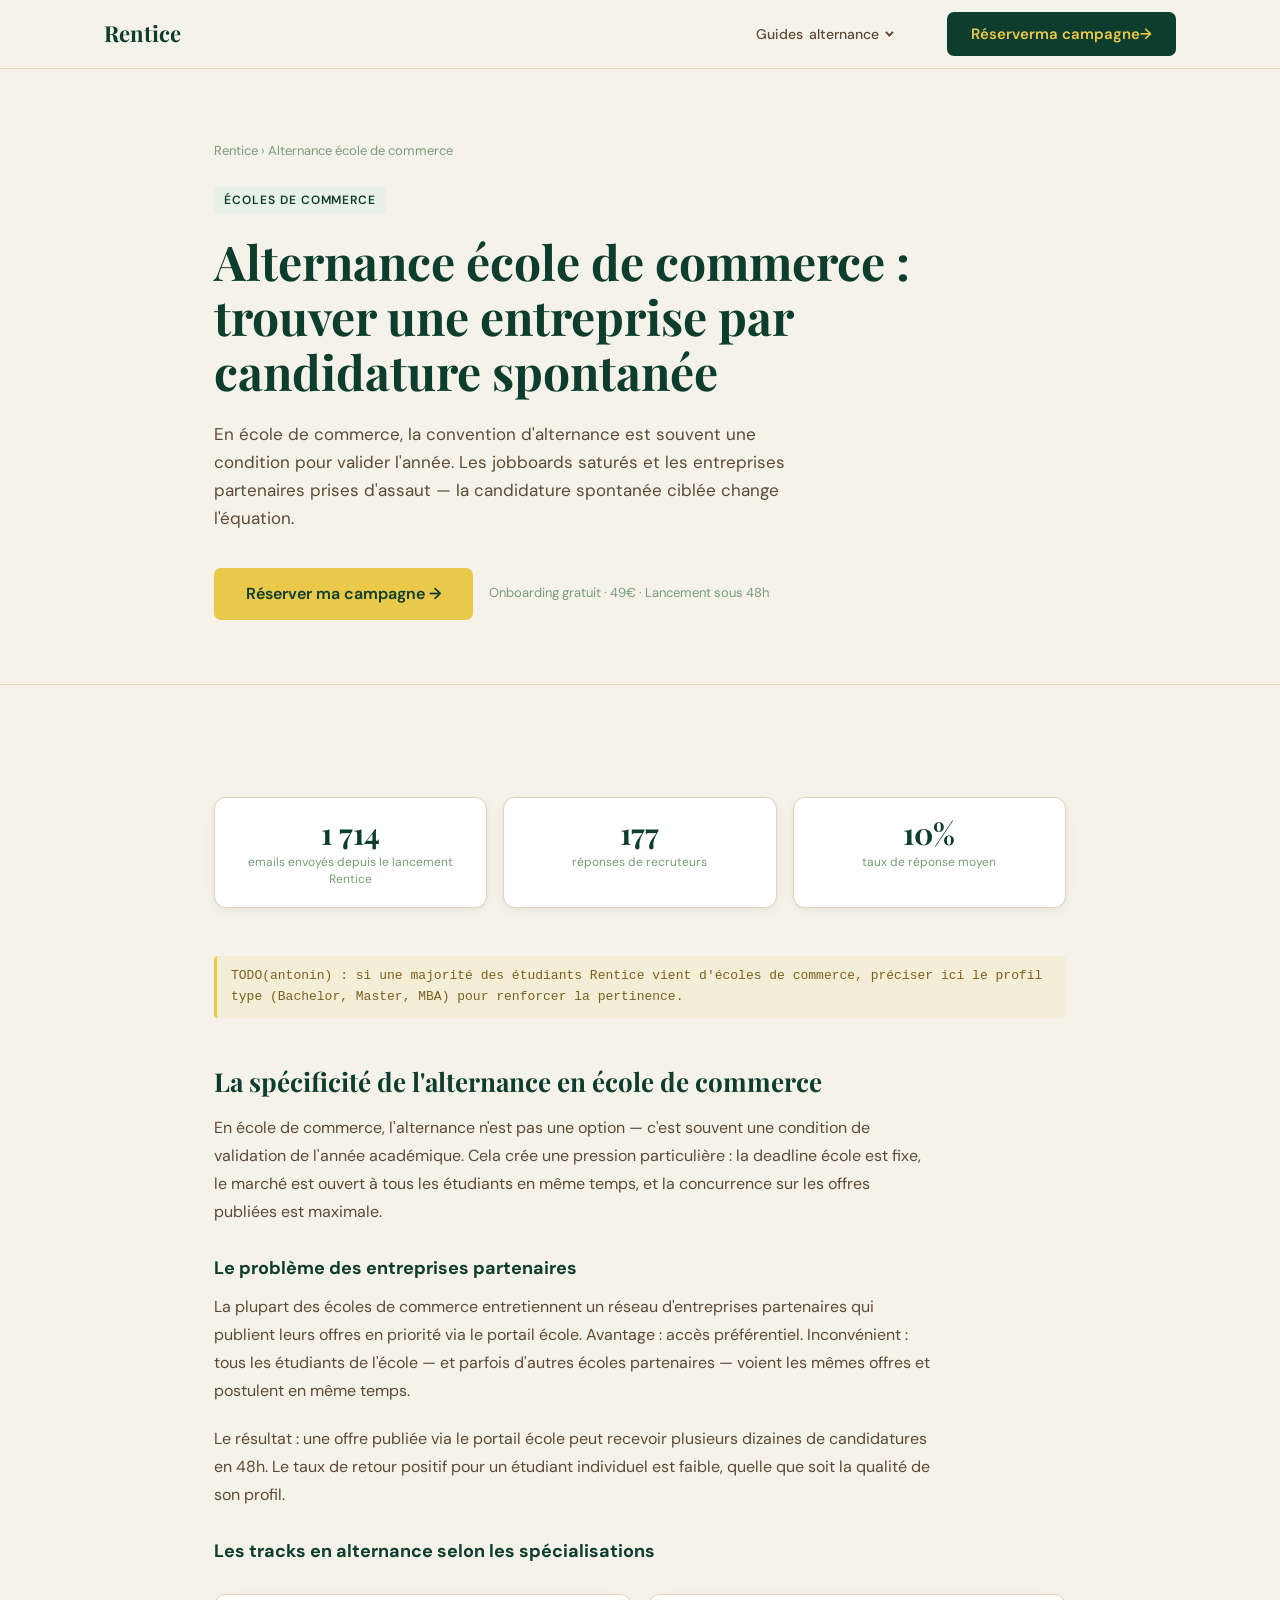
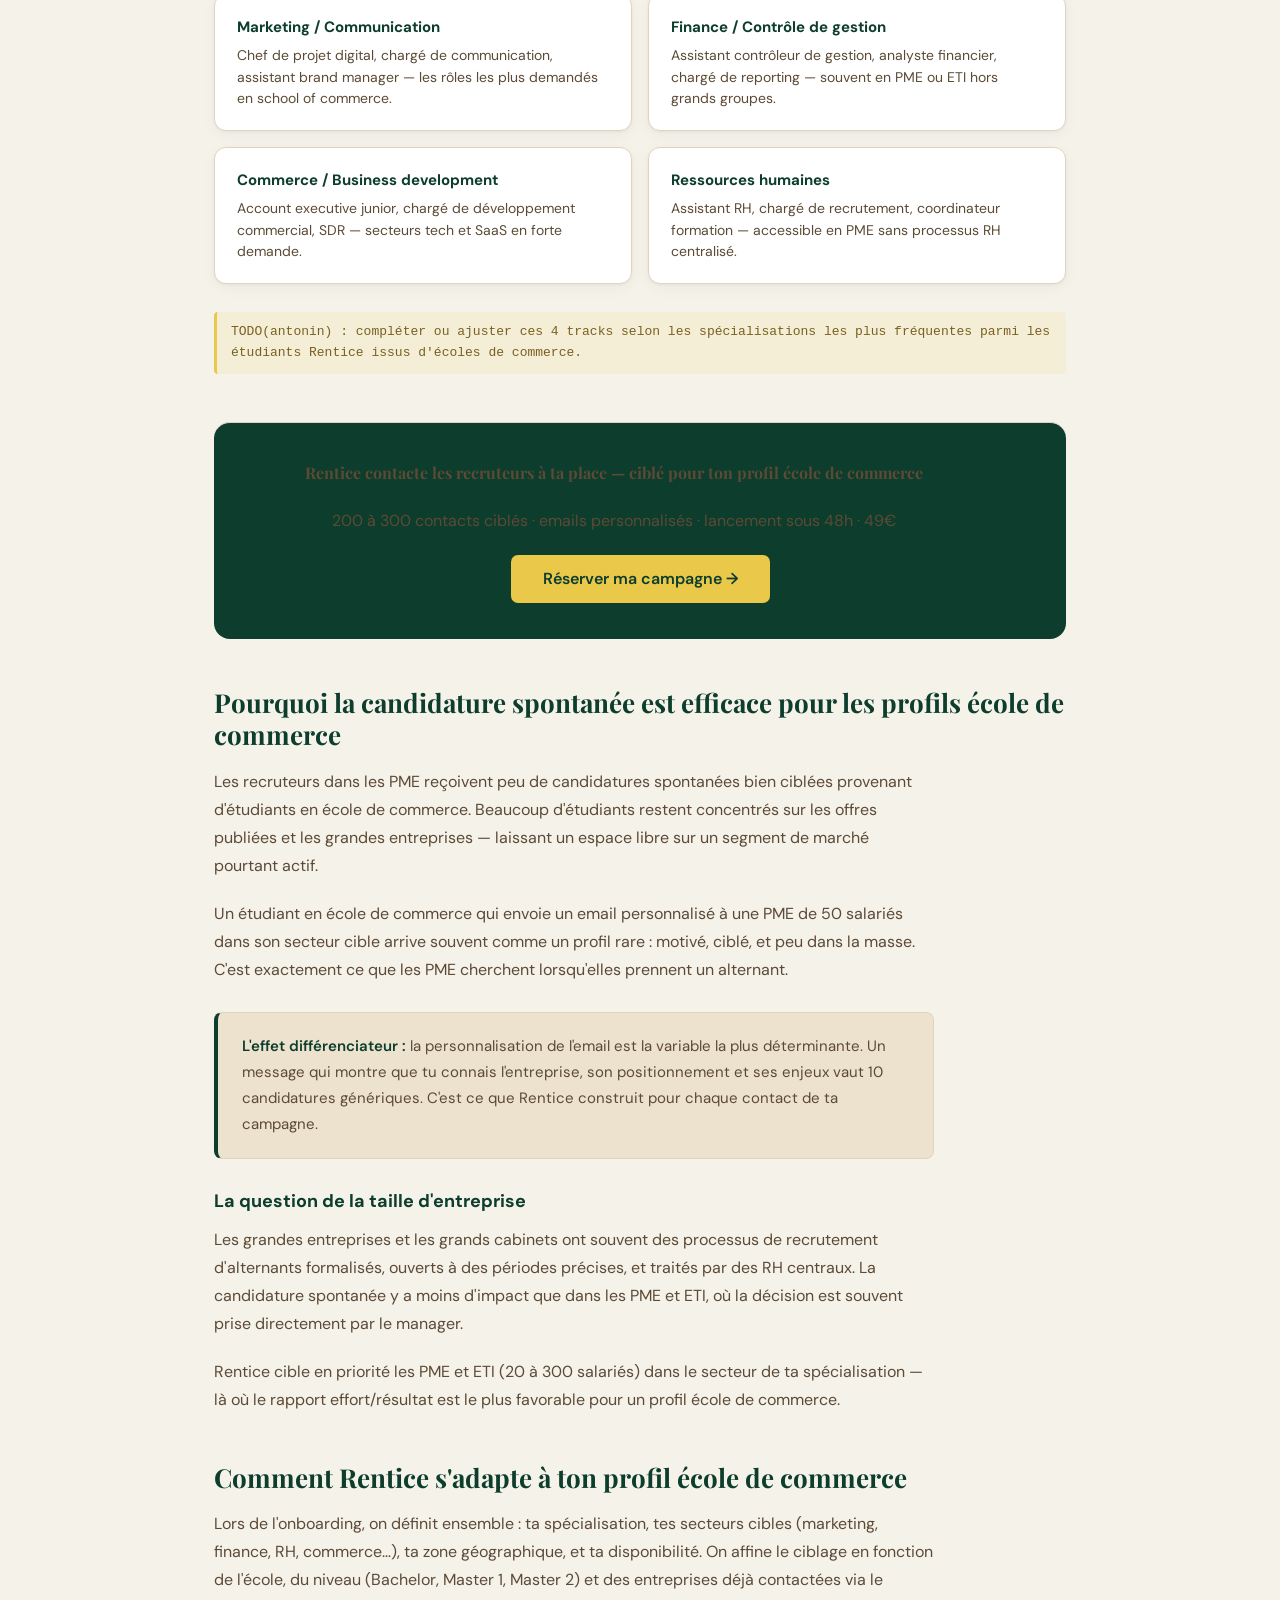
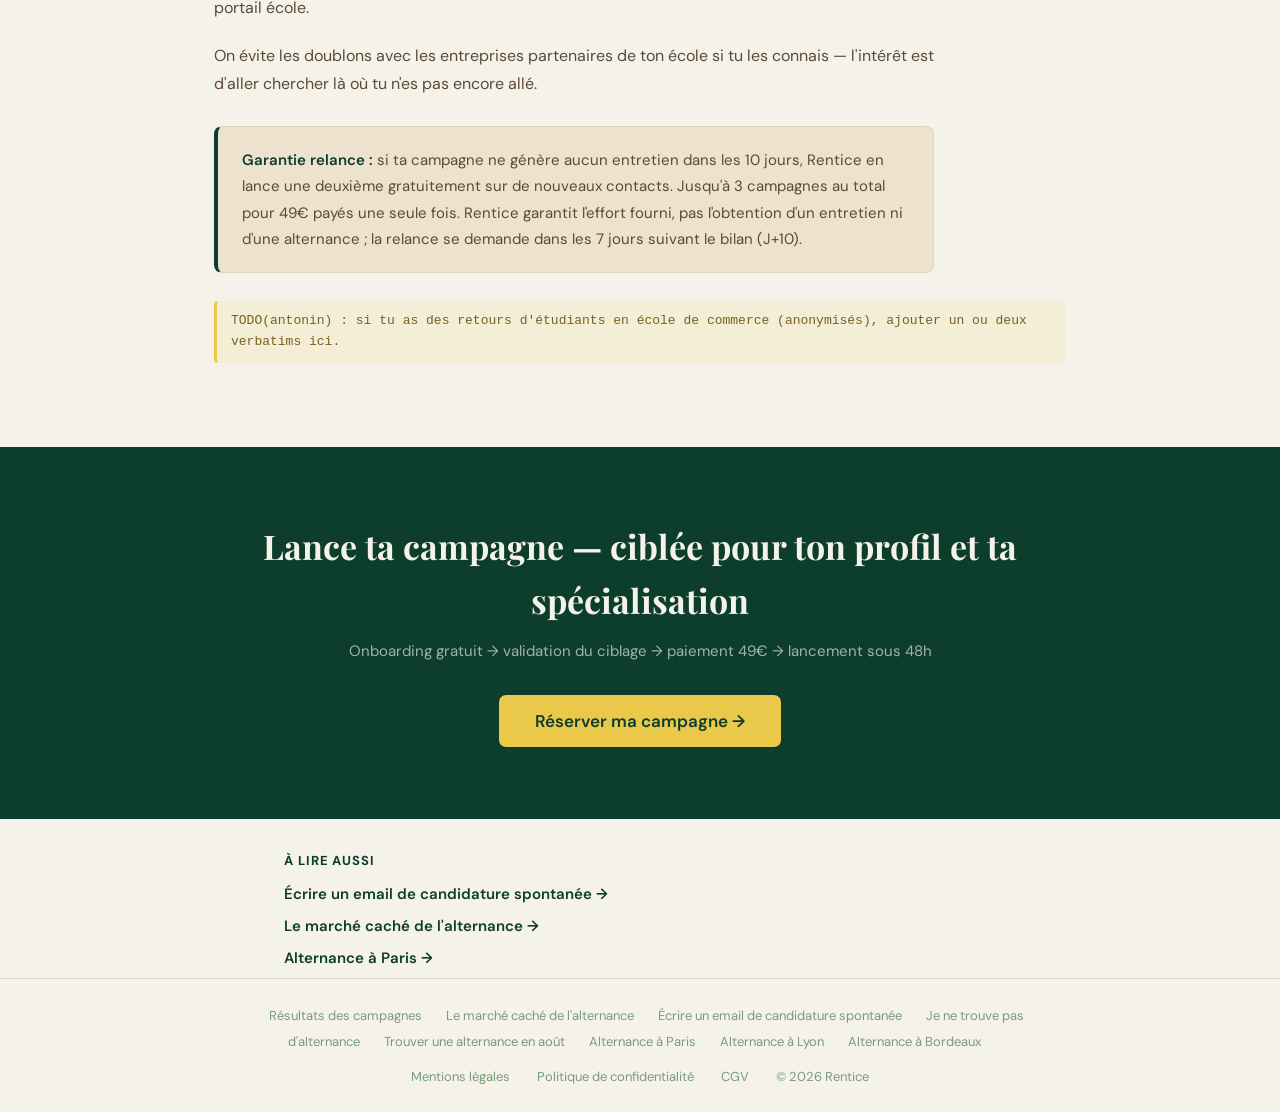
<file: alternance-ecole-de-commerce/index.html>
<!DOCTYPE html>
<html lang="fr">
<head>
  <meta charset="UTF-8" />
  <meta name="viewport" content="width=device-width, initial-scale=1.0" />
  <title>Alternance école de commerce : trouver une entreprise par candidature spontanée | Rentice</title>
  <meta name="description" content="En école de commerce, décrocher une alternance passe de plus en plus par la candidature spontanée. Rentice contacte 200 à 300 recruteurs à ta place. 49€, lancement sous 48h." />
  <link rel="canonical" href="https://rentice.app/alternance-ecole-de-commerce/" />
  <meta name="robots" content="index, follow" />
  <meta property="og:title" content="Alternance école de commerce : trouver une entreprise par candidature spontanée" />
  <meta property="og:description" content="Rentice contacte les recruteurs à ta place — ciblé pour les profils école de commerce. 200 à 300 emails personnalisés, lancement sous 48h. 49€." />
  <meta property="og:type" content="website" />
  <meta property="og:url" content="https://rentice.app/alternance-ecole-de-commerce/" />
  <meta property="og:site_name" content="Rentice" />
  <script type="application/ld+json">
  {
    "@context": "https://schema.org",
    "@type": "Service",
    "name": "Campagne alternance école de commerce",
    "description": "Rentice contacte 200 à 300 recruteurs pour les étudiants en école de commerce en recherche d'alternance. Emails personnalisés, lancement sous 48h, 49€.",
    "provider": {"@type": "Organization", "name": "Rentice", "url": "https://rentice.app"},
    "url": "https://rentice.app/alternance-ecole-de-commerce/"
  }
  </script>
  <link rel="preconnect" href="https://fonts.googleapis.com" />
  <link rel="preconnect" href="https://fonts.gstatic.com" crossorigin />
  <link rel="preload" as="style" href="https://fonts.googleapis.com/css2?family=Playfair+Display:wght@400;700&family=DM+Sans:ital,opsz,wght@0,9..40,300..700;1,9..40,300..700&display=swap" onload="this.onload=null;this.rel='stylesheet'" />
  <noscript><link rel="stylesheet" href="https://fonts.googleapis.com/css2?family=Playfair+Display:wght@400;700&family=DM+Sans:ital,opsz,wght@0,9..40,300..700;1,9..40,300..700&display=swap" /></noscript>
  <link rel="preload" as="style" href="/style.css" onload="this.onload=null;this.rel='stylesheet'" />
  <noscript><link rel="stylesheet" href="/style.css" /></noscript>
  <style>
    :root{--green-900:#0D3D2C;--green-800:#145238;--gold-400:#EAC84A;--cream-50:#F5F2EA;--cream-100:#EDE2CE;--cream-200:#E2D4BC;--cream-700:#5C4A36;--sage-500:#7A9B7A;--sage-100:#E8F0E8;--font-display:'Playfair Display',Georgia,serif;--font-body:'DM Sans',-apple-system,sans-serif;--radius-sm:7px;--radius-lg:16px;--transition:200ms ease-out;--shadow-card:0 1px 3px rgba(13,61,44,0.06),0 4px 16px rgba(13,61,44,0.04)}
    *,*::before,*::after{box-sizing:border-box;margin:0;padding:0}
    html{overflow-x:hidden}
    body{font-family:var(--font-body);background:var(--cream-50);color:var(--cream-700);line-height:1.6;-webkit-font-smoothing:antialiased}
    a{text-decoration:none;color:inherit}
    .container{width:100%;max-width:900px;margin:0 auto;padding:0 24px}
    .btn{display:inline-flex;align-items:center;justify-content:center;height:44px;padding:0 24px;border-radius:var(--radius-sm);font-family:var(--font-body);font-size:15px;font-weight:600;cursor:pointer;border:none;transition:background var(--transition);white-space:nowrap;text-decoration:none}
    .btn--primary{background:var(--green-900);color:var(--gold-400)}
    .btn--primary:hover{background:var(--green-800)}
    .btn--gold{background:var(--gold-400);color:var(--green-900)}
    .btn--gold:hover{opacity:0.9}
    .navbar{position:sticky;top:0;z-index:100;background:rgba(245,242,234,0.9);backdrop-filter:blur(12px);border-bottom:1px solid var(--cream-200)}
    .navbar__inner{display:flex;align-items:center;height:68px;max-width:1120px;margin:0 auto;padding:0 24px}
    .navbar__logo{font-family:var(--font-display);font-size:22px;font-weight:700;color:var(--green-900)}
    .page-hero{padding:72px 0 64px;border-bottom:1px solid var(--cream-200)}
    .page-hero__breadcrumb{font-size:13px;color:var(--sage-500);margin-bottom:24px}
    .page-hero__breadcrumb a{color:var(--sage-500)}
    .page-hero__tag{display:inline-block;background:var(--sage-100);color:var(--green-900);font-size:12px;font-weight:600;letter-spacing:0.08em;text-transform:uppercase;padding:4px 10px;border-radius:4px;margin-bottom:20px}
    .page-hero__title{font-family:var(--font-display);font-size:clamp(28px,4.5vw,48px);font-weight:700;color:var(--green-900);line-height:1.15;margin-bottom:20px;max-width:760px}
    .page-hero__sub{font-size:17px;color:var(--cream-700);max-width:600px;line-height:1.65;margin-bottom:36px}
    .page-hero__cta-row{display:flex;align-items:center;gap:16px;flex-wrap:wrap}
    .page-hero__note{font-size:13px;color:var(--sage-500)}
    .inline-stats{display:grid;grid-template-columns:repeat(3,1fr);gap:16px;margin:48px 0}
    .inline-stats__item{background:#fff;border:1px solid var(--cream-200);border-radius:12px;padding:20px;text-align:center;box-shadow:var(--shadow-card)}
    .inline-stats__num{font-family:var(--font-display);font-size:30px;font-weight:700;color:var(--green-900);display:block;line-height:1}
    .inline-stats__label{font-size:12px;color:var(--sage-500);margin-top:6px;display:block;line-height:1.4}
    .page-body{padding:64px 0}
    .page-body h2{font-family:var(--font-display);font-size:26px;font-weight:700;color:var(--green-900);margin:48px 0 16px;line-height:1.25}
    .page-body h2:first-child{margin-top:0}
    .page-body h3{font-size:18px;font-weight:700;color:var(--green-900);margin:28px 0 10px}
    .page-body p{font-size:16px;line-height:1.75;color:var(--cream-700);margin-bottom:20px;max-width:720px}
    .page-body ul{margin:0 0 20px 22px;font-size:16px;line-height:1.75;color:var(--cream-700);max-width:720px}
    .page-body li{margin-bottom:6px}
    .page-body strong{color:var(--green-900);font-weight:600}
    .todo{background:rgba(234,200,74,0.12);border-left:3px solid var(--gold-400);padding:10px 14px;border-radius:4px;font-size:13px;color:#7a6020;margin:12px 0 20px;font-family:monospace}
    .callout{background:var(--cream-100);border:1px solid var(--cream-200);border-left:4px solid var(--green-900);border-radius:8px;padding:20px 24px;margin:28px 0;max-width:720px}
    .callout p{margin-bottom:0;font-size:15px}
    .mid-cta{background:var(--green-900);border-radius:var(--radius-lg);padding:36px 40px;margin:48px 0;text-align:center}
    .mid-cta__title{font-family:var(--font-display);font-size:22px;font-weight:700;color:#F5F2EA;margin-bottom:10px}
    .mid-cta__sub{font-size:14px;color:rgba(245,242,234,0.65);margin-bottom:24px}
    .mid-cta .btn--gold{height:48px;font-size:16px;padding:0 32px}
    .end-cta{background:var(--green-900);padding:72px 0;text-align:center}
    .end-cta__title{font-family:var(--font-display);font-size:clamp(24px,4vw,34px);font-weight:700;color:#F5F2EA;margin-bottom:12px}
    .end-cta__sub{font-size:15px;color:rgba(245,242,234,0.65);margin-bottom:32px}
    .end-cta .btn--gold{height:52px;font-size:17px;padding:0 36px}
    .track-grid{display:grid;grid-template-columns:repeat(2,1fr);gap:16px;margin:28px 0}
    .track-card{background:#fff;border:1px solid var(--cream-200);border-radius:12px;padding:20px 22px;box-shadow:var(--shadow-card)}
    .track-card__title{font-size:15px;font-weight:700;color:var(--green-900);margin-bottom:6px}
    .track-card p{font-size:14px;color:var(--cream-700);margin-bottom:0;line-height:1.55}
    @media(max-width:640px){.inline-stats{grid-template-columns:1fr}.track-grid{grid-template-columns:1fr}.mid-cta{padding:28px 20px}}
    .footer-mini{border-top:1px solid var(--cream-200);padding:24px 0;text-align:center;font-size:13px;color:var(--sage-500)}
  </style>
</head>
<body>

  <header class="navbar">
    <div class="navbar__inner">
      <a href="/" class="navbar__logo">Rentice</a>
      <span style="margin-left:auto"></span><details class="guides"><summary>Guides<span class="guides__long"> alternance</span></summary><div class="guides__menu"><a href="/je-ne-trouve-pas-d-alternance/">Je ne trouve pas d'alternance</a><a href="/marche-cache-alternance/">Le marché caché de l'alternance</a><a href="/email-candidature-spontanee-alternance/">Écrire un email de candidature spontanée</a><a href="/trouver-alternance-en-aout/">Trouver une alternance en août</a><a href="/alternance-ecole-de-commerce/">Alternance en école de commerce</a><a href="/alternance-paris/">Alternance à Paris</a><a href="/alternance-lyon/">Alternance à Lyon</a><a href="/alternance-bordeaux/">Alternance à Bordeaux</a><a href="/resultats/">Résultats des campagnes</a></div></details>
      <a href="https://form.jotform.com/261302830869055" target="_blank" rel="noopener noreferrer" class="btn btn--primary">Réserver<span class="cta-long"> ma campagne</span> →</a>
    </div>
  </header>

  <div class="page-hero">
    <div class="container">
      <div class="page-hero__breadcrumb">
        <a href="/">Rentice</a> › Alternance école de commerce
      </div>
      <div class="page-hero__tag">Écoles de commerce</div>
      <h1 class="page-hero__title">Alternance école de commerce : trouver une entreprise par candidature spontanée</h1>
      <p class="page-hero__sub">En école de commerce, la convention d'alternance est souvent une condition pour valider l'année. Les jobboards saturés et les entreprises partenaires prises d'assaut — la candidature spontanée ciblée change l'équation.</p>
      <div class="page-hero__cta-row">
        <a href="https://form.jotform.com/261302830869055" target="_blank" rel="noopener noreferrer" class="btn btn--gold" style="height:52px;font-size:16px;padding:0 32px">Réserver ma campagne →</a>
        <span class="page-hero__note">Onboarding gratuit · 49€ · Lancement sous 48h</span>
      </div>
    </div>
  </div>

  <main class="page-body">
    <div class="container">

      <div class="inline-stats">
        <div class="inline-stats__item">
          <span class="inline-stats__num">1 714</span>
          <span class="inline-stats__label">emails envoyés depuis le lancement Rentice</span>
        </div>
        <div class="inline-stats__item">
          <span class="inline-stats__num">177</span>
          <span class="inline-stats__label">réponses de recruteurs</span>
        </div>
        <div class="inline-stats__item">
          <span class="inline-stats__num">10%</span>
          <span class="inline-stats__label">taux de réponse moyen</span>
        </div>
      </div>

      <div class="todo">TODO(antonin) : si une majorité des étudiants Rentice vient d'écoles de commerce, préciser ici le profil type (Bachelor, Master, MBA) pour renforcer la pertinence.</div>

      <h2>La spécificité de l'alternance en école de commerce</h2>

      <p>En école de commerce, l'alternance n'est pas une option — c'est souvent une condition de validation de l'année académique. Cela crée une pression particulière : la deadline école est fixe, le marché est ouvert à tous les étudiants en même temps, et la concurrence sur les offres publiées est maximale.</p>

      <h3>Le problème des entreprises partenaires</h3>
      <p>La plupart des écoles de commerce entretiennent un réseau d'entreprises partenaires qui publient leurs offres en priorité via le portail école. Avantage : accès préférentiel. Inconvénient : tous les étudiants de l'école — et parfois d'autres écoles partenaires — voient les mêmes offres et postulent en même temps.</p>
      <p>Le résultat : une offre publiée via le portail école peut recevoir plusieurs dizaines de candidatures en 48h. Le taux de retour positif pour un étudiant individuel est faible, quelle que soit la qualité de son profil.</p>

      <h3>Les tracks en alternance selon les spécialisations</h3>
      <div class="track-grid">
        <div class="track-card">
          <div class="track-card__title">Marketing / Communication</div>
          <p>Chef de projet digital, chargé de communication, assistant brand manager — les rôles les plus demandés en school of commerce.</p>
        </div>
        <div class="track-card">
          <div class="track-card__title">Finance / Contrôle de gestion</div>
          <p>Assistant contrôleur de gestion, analyste financier, chargé de reporting — souvent en PME ou ETI hors grands groupes.</p>
        </div>
        <div class="track-card">
          <div class="track-card__title">Commerce / Business development</div>
          <p>Account executive junior, chargé de développement commercial, SDR — secteurs tech et SaaS en forte demande.</p>
        </div>
        <div class="track-card">
          <div class="track-card__title">Ressources humaines</div>
          <p>Assistant RH, chargé de recrutement, coordinateur formation — accessible en PME sans processus RH centralisé.</p>
        </div>
      </div>

      <div class="todo">TODO(antonin) : compléter ou ajuster ces 4 tracks selon les spécialisations les plus fréquentes parmi les étudiants Rentice issus d'écoles de commerce.</div>

      <!-- MID CTA -->
      <div class="mid-cta">
        <p class="mid-cta__title">Rentice contacte les recruteurs à ta place — ciblé pour ton profil école de commerce</p>
        <p class="mid-cta__sub">200 à 300 contacts ciblés · emails personnalisés · lancement sous 48h · 49€</p>
        <a href="https://form.jotform.com/261302830869055" target="_blank" rel="noopener noreferrer" class="btn btn--gold">Réserver ma campagne →</a>
      </div>

      <h2>Pourquoi la candidature spontanée est efficace pour les profils école de commerce</h2>

      <p>Les recruteurs dans les PME reçoivent peu de candidatures spontanées bien ciblées provenant d'étudiants en école de commerce. Beaucoup d'étudiants restent concentrés sur les offres publiées et les grandes entreprises — laissant un espace libre sur un segment de marché pourtant actif.</p>

      <p>Un étudiant en école de commerce qui envoie un email personnalisé à une PME de 50 salariés dans son secteur cible arrive souvent comme un profil rare : motivé, ciblé, et peu dans la masse. C'est exactement ce que les PME cherchent lorsqu'elles prennent un alternant.</p>

      <div class="callout">
        <p><strong>L'effet différenciateur :</strong> la personnalisation de l'email est la variable la plus déterminante. Un message qui montre que tu connais l'entreprise, son positionnement et ses enjeux vaut 10 candidatures génériques. C'est ce que Rentice construit pour chaque contact de ta campagne.</p>
      </div>

      <h3>La question de la taille d'entreprise</h3>
      <p>Les grandes entreprises et les grands cabinets ont souvent des processus de recrutement d'alternants formalisés, ouverts à des périodes précises, et traités par des RH centraux. La candidature spontanée y a moins d'impact que dans les PME et ETI, où la décision est souvent prise directement par le manager.</p>
      <p>Rentice cible en priorité les PME et ETI (20 à 300 salariés) dans le secteur de ta spécialisation — là où le rapport effort/résultat est le plus favorable pour un profil école de commerce.</p>

      <h2>Comment Rentice s'adapte à ton profil école de commerce</h2>

      <p>Lors de l'onboarding, on définit ensemble : ta spécialisation, tes secteurs cibles (marketing, finance, RH, commerce…), ta zone géographique, et ta disponibilité. On affine le ciblage en fonction de l'école, du niveau (Bachelor, Master 1, Master 2) et des entreprises déjà contactées via le portail école.</p>

      <p>On évite les doublons avec les entreprises partenaires de ton école si tu les connais — l'intérêt est d'aller chercher là où tu n'es pas encore allé.</p>

      <div class="callout">
        <p><strong>Garantie relance :</strong> si ta campagne ne génère aucun entretien dans les 10 jours, Rentice en lance une deuxième gratuitement sur de nouveaux contacts. Jusqu'à 3 campagnes au total pour 49€ payés une seule fois. Rentice garantit l'effort fourni, pas l'obtention d'un entretien ni d'une alternance ; la relance se demande dans les 7 jours suivant le bilan (J+10).</p>
      </div>

      <div class="todo">TODO(antonin) : si tu as des retours d'étudiants en école de commerce (anonymisés), ajouter un ou deux verbatims ici.</div>

    </div>
  </main>

  <div class="end-cta">
    <div class="container">
      <p class="end-cta__title">Lance ta campagne — ciblée pour ton profil et ta spécialisation</p>
      <p class="end-cta__sub">Onboarding gratuit → validation du ciblage → paiement 49€ → lancement sous 48h</p>
      <a href="https://form.jotform.com/261302830869055" target="_blank" rel="noopener noreferrer" class="btn btn--gold">Réserver ma campagne →</a>
    </div>
  </div>

  <nav aria-label="À lire aussi" style="max-width:760px;margin:0 auto;padding:32px 24px 8px">
    <p style="font-size:13px;font-weight:700;color:var(--green-900);text-transform:uppercase;letter-spacing:0.07em;margin-bottom:10px">À lire aussi</p>
    <ul style="list-style:none;display:flex;flex-direction:column;gap:8px;font-size:15px"><li><a href="/email-candidature-spontanee-alternance/" style="color:var(--green-900);font-weight:600">Écrire un email de candidature spontanée →</a></li><li><a href="/marche-cache-alternance/" style="color:var(--green-900);font-weight:600">Le marché caché de l'alternance →</a></li><li><a href="/alternance-paris/" style="color:var(--green-900);font-weight:600">Alternance à Paris →</a></li></ul>
  </nav>

  <footer class="footer-mini">
    <div class="container">
      <nav aria-label="Guides alternance" style="margin-bottom:12px;line-height:2"><a href="/resultats/" style="margin:0 12px;color:inherit">Résultats des campagnes</a><a href="/marche-cache-alternance/" style="margin:0 12px;color:inherit">Le marché caché de l'alternance</a><a href="/email-candidature-spontanee-alternance/" style="margin:0 12px;color:inherit">Écrire un email de candidature spontanée</a><a href="/je-ne-trouve-pas-d-alternance/" style="margin:0 12px;color:inherit">Je ne trouve pas d'alternance</a><a href="/trouver-alternance-en-aout/" style="margin:0 12px;color:inherit">Trouver une alternance en août</a><a href="/alternance-paris/" style="margin:0 12px;color:inherit">Alternance à Paris</a><a href="/alternance-lyon/" style="margin:0 12px;color:inherit">Alternance à Lyon</a><a href="/alternance-bordeaux/" style="margin:0 12px;color:inherit">Alternance à Bordeaux</a></nav>
      <a href="/mentions-legales/" style="margin:0 12px;color:inherit">Mentions légales</a>
      <a href="/politique-de-confidentialite/" style="margin:0 12px;color:inherit">Politique de confidentialité</a>
      <a href="/cgv/" style="margin:0 12px;color:inherit">CGV</a>
      <span style="margin:0 12px">© 2026 Rentice</span>
    </div>
  </footer>

</body>
</html>
</file>
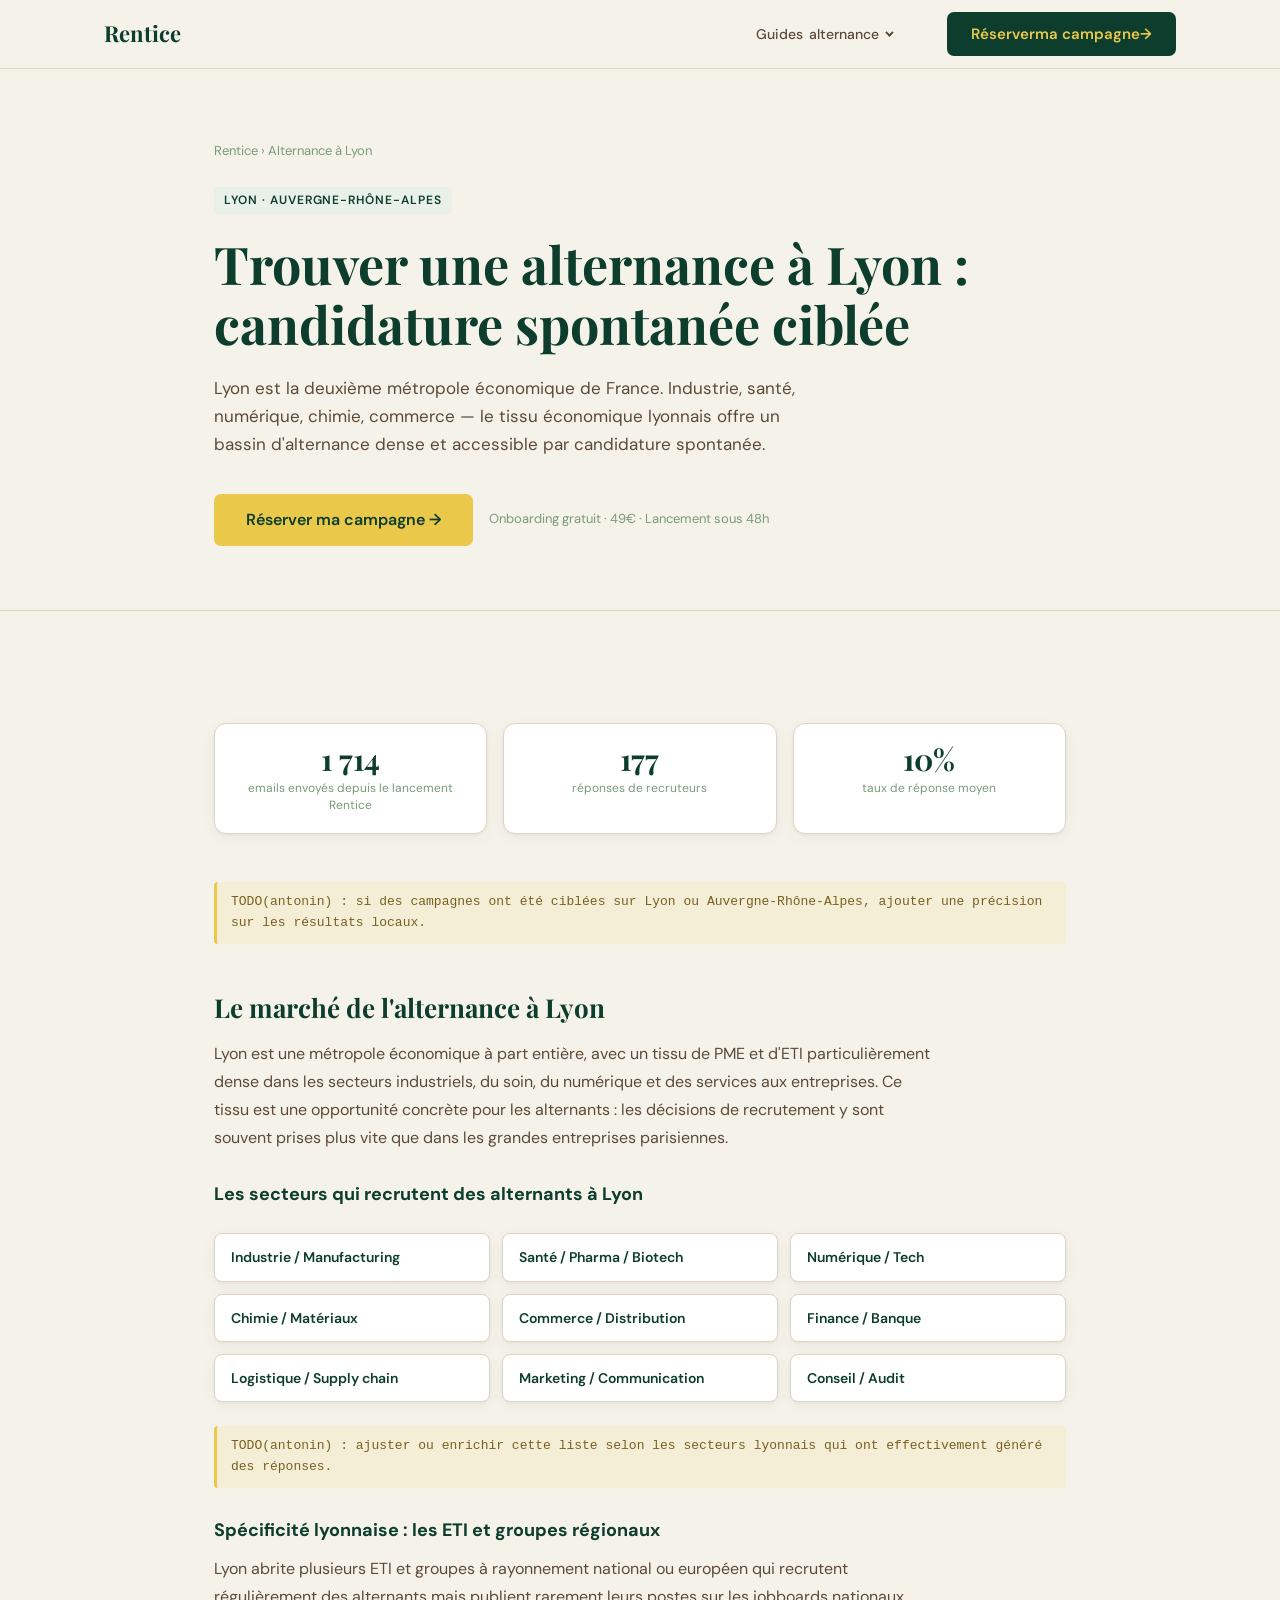
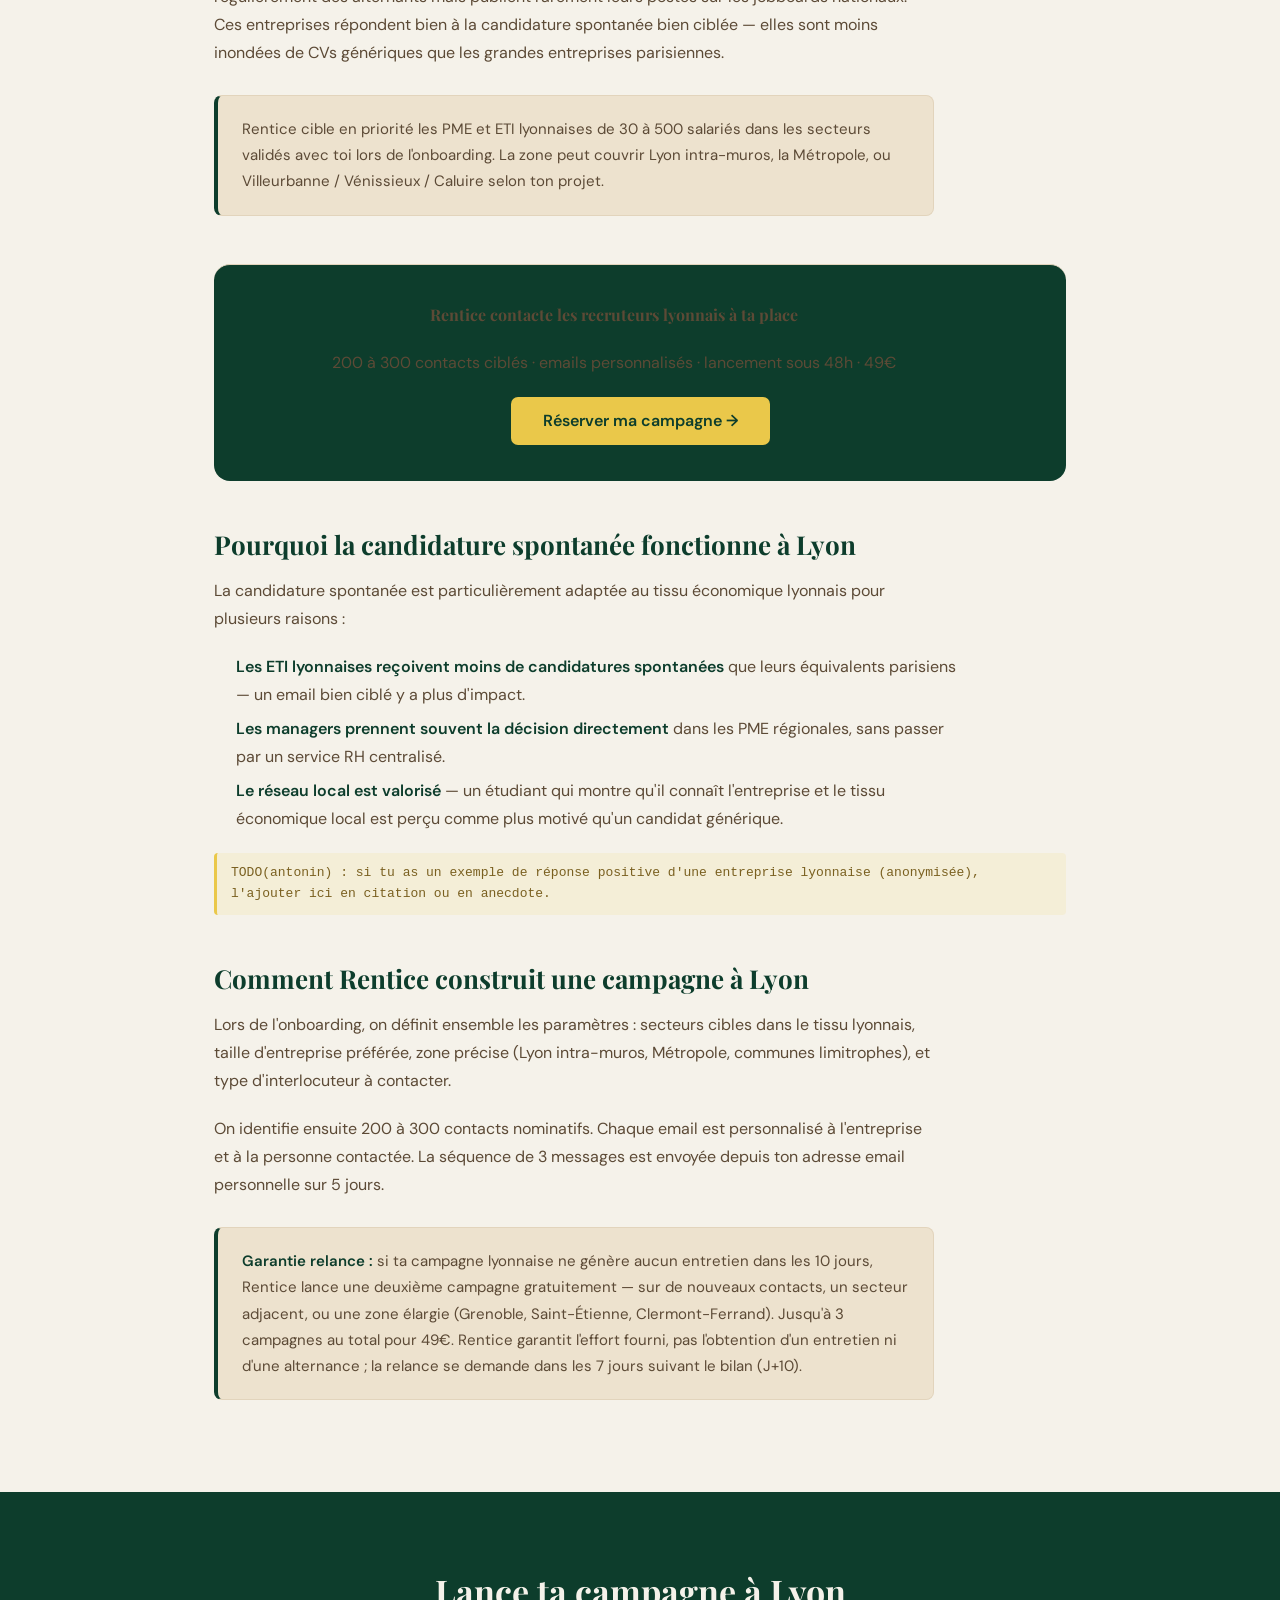
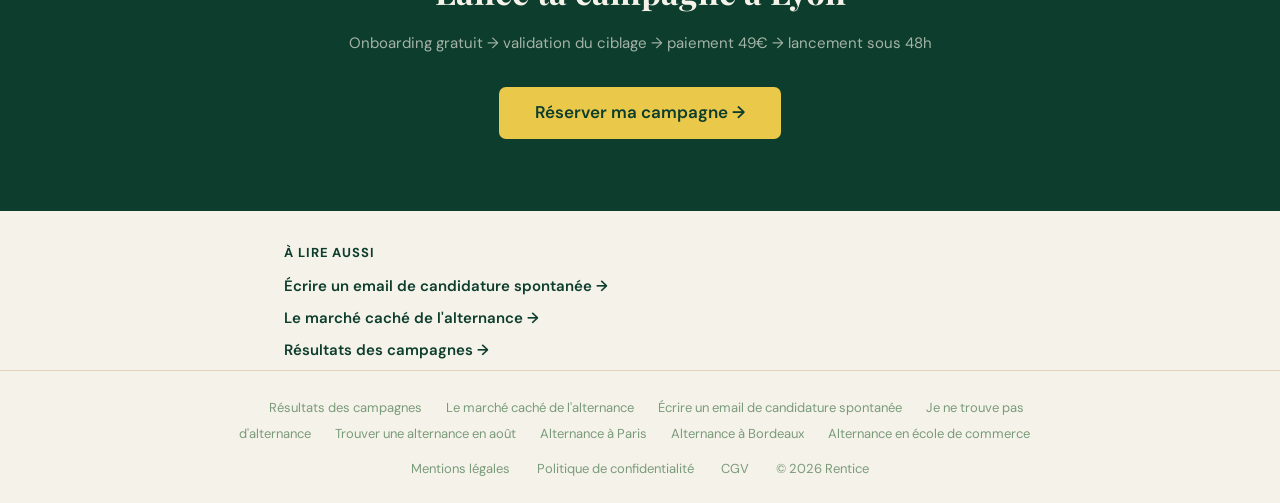
<file: alternance-lyon/index.html>
<!DOCTYPE html>
<html lang="fr">
<head>
  <meta charset="UTF-8" />
  <meta name="viewport" content="width=device-width, initial-scale=1.0" />
  <title>Trouver une alternance à Lyon : candidature spontanée ciblée | Rentice</title>
  <meta name="description" content="Trouver une alternance à Lyon en 2026-2027 : marché actif, PME industrielles et tertiaires, startups. Rentice contacte 200 à 300 recruteurs lyonnais à ta place. 49€, sans abonnement." />
  <link rel="canonical" href="https://rentice.app/alternance-lyon/" />
  <meta name="robots" content="index, follow" />
  <meta property="og:title" content="Trouver une alternance à Lyon : candidature spontanée ciblée" />
  <meta property="og:description" content="Rentice contacte les recruteurs lyonnais à ta place — PME, ETI, startups. 200 à 300 contacts ciblés, emails personnalisés, lancement sous 48h. 49€." />
  <meta property="og:type" content="website" />
  <meta property="og:url" content="https://rentice.app/alternance-lyon/" />
  <meta property="og:site_name" content="Rentice" />
  <script type="application/ld+json">
  {
    "@context": "https://schema.org",
    "@type": "Service",
    "name": "Campagne de candidature spontanée alternance Lyon",
    "description": "Rentice contacte 200 à 300 recruteurs à Lyon pour des étudiants en recherche d'alternance. Emails personnalisés, lancement sous 48h, 49€.",
    "provider": {"@type": "Organization", "name": "Rentice", "url": "https://rentice.app"},
    "areaServed": {"@type": "City", "name": "Lyon"},
    "url": "https://rentice.app/alternance-lyon/"
  }
  </script>
  <link rel="preconnect" href="https://fonts.googleapis.com" />
  <link rel="preconnect" href="https://fonts.gstatic.com" crossorigin />
  <link rel="preload" as="style" href="https://fonts.googleapis.com/css2?family=Playfair+Display:wght@400;700&family=DM+Sans:ital,opsz,wght@0,9..40,300..700;1,9..40,300..700&display=swap" onload="this.onload=null;this.rel='stylesheet'" />
  <noscript><link rel="stylesheet" href="https://fonts.googleapis.com/css2?family=Playfair+Display:wght@400;700&family=DM+Sans:ital,opsz,wght@0,9..40,300..700;1,9..40,300..700&display=swap" /></noscript>
  <link rel="preload" as="style" href="/style.css" onload="this.onload=null;this.rel='stylesheet'" />
  <noscript><link rel="stylesheet" href="/style.css" /></noscript>
  <style>
    :root{--green-900:#0D3D2C;--green-800:#145238;--gold-400:#EAC84A;--cream-50:#F5F2EA;--cream-100:#EDE2CE;--cream-200:#E2D4BC;--cream-700:#5C4A36;--sage-500:#7A9B7A;--sage-100:#E8F0E8;--font-display:'Playfair Display',Georgia,serif;--font-body:'DM Sans',-apple-system,sans-serif;--radius-sm:7px;--radius-lg:16px;--transition:200ms ease-out;--shadow-card:0 1px 3px rgba(13,61,44,0.06),0 4px 16px rgba(13,61,44,0.04)}
    *,*::before,*::after{box-sizing:border-box;margin:0;padding:0}
    html{overflow-x:hidden}
    body{font-family:var(--font-body);background:var(--cream-50);color:var(--cream-700);line-height:1.6;-webkit-font-smoothing:antialiased}
    a{text-decoration:none;color:inherit}
    .container{width:100%;max-width:900px;margin:0 auto;padding:0 24px}
    .btn{display:inline-flex;align-items:center;justify-content:center;height:44px;padding:0 24px;border-radius:var(--radius-sm);font-family:var(--font-body);font-size:15px;font-weight:600;cursor:pointer;border:none;transition:background var(--transition);white-space:nowrap;text-decoration:none}
    .btn--primary{background:var(--green-900);color:var(--gold-400)}
    .btn--primary:hover{background:var(--green-800)}
    .btn--gold{background:var(--gold-400);color:var(--green-900)}
    .btn--gold:hover{opacity:0.9}
    .navbar{position:sticky;top:0;z-index:100;background:rgba(245,242,234,0.9);backdrop-filter:blur(12px);border-bottom:1px solid var(--cream-200)}
    .navbar__inner{display:flex;align-items:center;height:68px;max-width:1120px;margin:0 auto;padding:0 24px}
    .navbar__logo{font-family:var(--font-display);font-size:22px;font-weight:700;color:var(--green-900)}
    .city-hero{padding:72px 0 64px;border-bottom:1px solid var(--cream-200)}
    .city-hero__breadcrumb{font-size:13px;color:var(--sage-500);margin-bottom:24px}
    .city-hero__breadcrumb a{color:var(--sage-500)}
    .city-hero__breadcrumb a:hover{color:var(--green-900)}
    .city-hero__tag{display:inline-block;background:var(--sage-100);color:var(--green-900);font-size:12px;font-weight:600;letter-spacing:0.08em;text-transform:uppercase;padding:4px 10px;border-radius:4px;margin-bottom:20px}
    .city-hero__title{font-family:var(--font-display);font-size:clamp(30px,5vw,52px);font-weight:700;color:var(--green-900);line-height:1.15;margin-bottom:20px;max-width:760px}
    .city-hero__sub{font-size:17px;color:var(--cream-700);max-width:600px;line-height:1.65;margin-bottom:36px}
    .city-hero__cta-row{display:flex;align-items:center;gap:16px;flex-wrap:wrap}
    .city-hero__note{font-size:13px;color:var(--sage-500)}
    .inline-stats{display:grid;grid-template-columns:repeat(3,1fr);gap:16px;margin:48px 0}
    .inline-stats__item{background:#fff;border:1px solid var(--cream-200);border-radius:12px;padding:20px;text-align:center;box-shadow:var(--shadow-card)}
    .inline-stats__num{font-family:var(--font-display);font-size:30px;font-weight:700;color:var(--green-900);display:block;line-height:1}
    .inline-stats__label{font-size:12px;color:var(--sage-500);margin-top:6px;display:block;line-height:1.4}
    .city-body{padding:64px 0}
    .city-body h2{font-family:var(--font-display);font-size:26px;font-weight:700;color:var(--green-900);margin:48px 0 16px;line-height:1.25}
    .city-body h2:first-child{margin-top:0}
    .city-body h3{font-size:18px;font-weight:700;color:var(--green-900);margin:28px 0 10px}
    .city-body p{font-size:16px;line-height:1.75;color:var(--cream-700);margin-bottom:20px;max-width:720px}
    .city-body ul{margin:0 0 20px 22px;font-size:16px;line-height:1.75;color:var(--cream-700);max-width:720px}
    .city-body li{margin-bottom:6px}
    .city-body strong{color:var(--green-900);font-weight:600}
    .todo{background:rgba(234,200,74,0.12);border-left:3px solid var(--gold-400);padding:10px 14px;border-radius:4px;font-size:13px;color:#7a6020;margin:12px 0 20px;font-family:monospace}
    .callout{background:var(--cream-100);border:1px solid var(--cream-200);border-left:4px solid var(--green-900);border-radius:8px;padding:20px 24px;margin:28px 0;max-width:720px}
    .callout p{margin-bottom:0;font-size:15px}
    .mid-cta{background:var(--green-900);border-radius:var(--radius-lg);padding:36px 40px;margin:48px 0;text-align:center}
    .mid-cta__title{font-family:var(--font-display);font-size:22px;font-weight:700;color:#F5F2EA;margin-bottom:10px}
    .mid-cta__sub{font-size:14px;color:rgba(245,242,234,0.65);margin-bottom:24px}
    .mid-cta .btn--gold{height:48px;font-size:16px;padding:0 32px}
    .end-cta{background:var(--green-900);padding:72px 0;text-align:center}
    .end-cta__title{font-family:var(--font-display);font-size:clamp(24px,4vw,34px);font-weight:700;color:#F5F2EA;margin-bottom:12px}
    .end-cta__sub{font-size:15px;color:rgba(245,242,234,0.65);margin-bottom:32px}
    .end-cta .btn--gold{height:52px;font-size:17px;padding:0 36px}
    .sectors-grid{display:grid;grid-template-columns:repeat(3,1fr);gap:12px;margin:24px 0}
    .sector-chip{background:#fff;border:1px solid var(--cream-200);border-radius:8px;padding:12px 16px;font-size:14px;font-weight:600;color:var(--green-900);box-shadow:var(--shadow-card)}
    @media(max-width:640px){.inline-stats{grid-template-columns:1fr}.sectors-grid{grid-template-columns:1fr 1fr}.mid-cta{padding:28px 20px}}
    .footer-mini{border-top:1px solid var(--cream-200);padding:24px 0;text-align:center;font-size:13px;color:var(--sage-500)}
  </style>
</head>
<body>

  <header class="navbar">
    <div class="navbar__inner">
      <a href="/" class="navbar__logo">Rentice</a>
      <span style="margin-left:auto"></span><details class="guides"><summary>Guides<span class="guides__long"> alternance</span></summary><div class="guides__menu"><a href="/je-ne-trouve-pas-d-alternance/">Je ne trouve pas d'alternance</a><a href="/marche-cache-alternance/">Le marché caché de l'alternance</a><a href="/email-candidature-spontanee-alternance/">Écrire un email de candidature spontanée</a><a href="/trouver-alternance-en-aout/">Trouver une alternance en août</a><a href="/alternance-ecole-de-commerce/">Alternance en école de commerce</a><a href="/alternance-paris/">Alternance à Paris</a><a href="/alternance-lyon/">Alternance à Lyon</a><a href="/alternance-bordeaux/">Alternance à Bordeaux</a><a href="/resultats/">Résultats des campagnes</a></div></details>
      <a href="https://form.jotform.com/261302830869055" target="_blank" rel="noopener noreferrer" class="btn btn--primary">Réserver<span class="cta-long"> ma campagne</span> →</a>
    </div>
  </header>

  <div class="city-hero">
    <div class="container">
      <div class="city-hero__breadcrumb">
        <a href="/">Rentice</a> › Alternance à Lyon
      </div>
      <div class="city-hero__tag">Lyon · Auvergne-Rhône-Alpes</div>
      <h1 class="city-hero__title">Trouver une alternance à Lyon : candidature spontanée ciblée</h1>
      <p class="city-hero__sub">Lyon est la deuxième métropole économique de France. Industrie, santé, numérique, chimie, commerce — le tissu économique lyonnais offre un bassin d'alternance dense et accessible par candidature spontanée.</p>
      <div class="city-hero__cta-row">
        <a href="https://form.jotform.com/261302830869055" target="_blank" rel="noopener noreferrer" class="btn btn--gold" style="height:52px;font-size:16px;padding:0 32px">Réserver ma campagne →</a>
        <span class="city-hero__note">Onboarding gratuit · 49€ · Lancement sous 48h</span>
      </div>
    </div>
  </div>

  <main class="city-body">
    <div class="container">

      <div class="inline-stats">
        <div class="inline-stats__item">
          <span class="inline-stats__num">1 714</span>
          <span class="inline-stats__label">emails envoyés depuis le lancement Rentice</span>
        </div>
        <div class="inline-stats__item">
          <span class="inline-stats__num">177</span>
          <span class="inline-stats__label">réponses de recruteurs</span>
        </div>
        <div class="inline-stats__item">
          <span class="inline-stats__num">10%</span>
          <span class="inline-stats__label">taux de réponse moyen</span>
        </div>
      </div>

      <div class="todo">TODO(antonin) : si des campagnes ont été ciblées sur Lyon ou Auvergne-Rhône-Alpes, ajouter une précision sur les résultats locaux.</div>

      <h2>Le marché de l'alternance à Lyon</h2>

      <p>Lyon est une métropole économique à part entière, avec un tissu de PME et d'ETI particulièrement dense dans les secteurs industriels, du soin, du numérique et des services aux entreprises. Ce tissu est une opportunité concrète pour les alternants : les décisions de recrutement y sont souvent prises plus vite que dans les grandes entreprises parisiennes.</p>

      <h3>Les secteurs qui recrutent des alternants à Lyon</h3>

      <div class="sectors-grid">
        <div class="sector-chip">Industrie / Manufacturing</div>
        <div class="sector-chip">Santé / Pharma / Biotech</div>
        <div class="sector-chip">Numérique / Tech</div>
        <div class="sector-chip">Chimie / Matériaux</div>
        <div class="sector-chip">Commerce / Distribution</div>
        <div class="sector-chip">Finance / Banque</div>
        <div class="sector-chip">Logistique / Supply chain</div>
        <div class="sector-chip">Marketing / Communication</div>
        <div class="sector-chip">Conseil / Audit</div>
      </div>

      <div class="todo">TODO(antonin) : ajuster ou enrichir cette liste selon les secteurs lyonnais qui ont effectivement généré des réponses.</div>

      <h3>Spécificité lyonnaise : les ETI et groupes régionaux</h3>
      <p>Lyon abrite plusieurs ETI et groupes à rayonnement national ou européen qui recrutent régulièrement des alternants mais publient rarement leurs postes sur les jobboards nationaux. Ces entreprises répondent bien à la candidature spontanée bien ciblée — elles sont moins inondées de CVs génériques que les grandes entreprises parisiennes.</p>

      <div class="callout">
        <p>Rentice cible en priorité les PME et ETI lyonnaises de 30 à 500 salariés dans les secteurs validés avec toi lors de l'onboarding. La zone peut couvrir Lyon intra-muros, la Métropole, ou Villeurbanne / Vénissieux / Caluire selon ton projet.</p>
      </div>

      <!-- MID CTA -->
      <div class="mid-cta">
        <p class="mid-cta__title">Rentice contacte les recruteurs lyonnais à ta place</p>
        <p class="mid-cta__sub">200 à 300 contacts ciblés · emails personnalisés · lancement sous 48h · 49€</p>
        <a href="https://form.jotform.com/261302830869055" target="_blank" rel="noopener noreferrer" class="btn btn--gold">Réserver ma campagne →</a>
      </div>

      <h2>Pourquoi la candidature spontanée fonctionne à Lyon</h2>

      <p>La candidature spontanée est particulièrement adaptée au tissu économique lyonnais pour plusieurs raisons :</p>
      <ul>
        <li><strong>Les ETI lyonnaises reçoivent moins de candidatures spontanées</strong> que leurs équivalents parisiens — un email bien ciblé y a plus d'impact.</li>
        <li><strong>Les managers prennent souvent la décision directement</strong> dans les PME régionales, sans passer par un service RH centralisé.</li>
        <li><strong>Le réseau local est valorisé</strong> — un étudiant qui montre qu'il connaît l'entreprise et le tissu économique local est perçu comme plus motivé qu'un candidat générique.</li>
      </ul>

      <div class="todo">TODO(antonin) : si tu as un exemple de réponse positive d'une entreprise lyonnaise (anonymisée), l'ajouter ici en citation ou en anecdote.</div>

      <h2>Comment Rentice construit une campagne à Lyon</h2>

      <p>Lors de l'onboarding, on définit ensemble les paramètres : secteurs cibles dans le tissu lyonnais, taille d'entreprise préférée, zone précise (Lyon intra-muros, Métropole, communes limitrophes), et type d'interlocuteur à contacter.</p>

      <p>On identifie ensuite 200 à 300 contacts nominatifs. Chaque email est personnalisé à l'entreprise et à la personne contactée. La séquence de 3 messages est envoyée depuis ton adresse email personnelle sur 5 jours.</p>

      <div class="callout">
        <p><strong>Garantie relance :</strong> si ta campagne lyonnaise ne génère aucun entretien dans les 10 jours, Rentice lance une deuxième campagne gratuitement — sur de nouveaux contacts, un secteur adjacent, ou une zone élargie (Grenoble, Saint-Étienne, Clermont-Ferrand). Jusqu'à 3 campagnes au total pour 49€. Rentice garantit l'effort fourni, pas l'obtention d'un entretien ni d'une alternance ; la relance se demande dans les 7 jours suivant le bilan (J+10).</p>
      </div>

    </div>
  </main>

  <div class="end-cta">
    <div class="container">
      <p class="end-cta__title">Lance ta campagne à Lyon</p>
      <p class="end-cta__sub">Onboarding gratuit → validation du ciblage → paiement 49€ → lancement sous 48h</p>
      <a href="https://form.jotform.com/261302830869055" target="_blank" rel="noopener noreferrer" class="btn btn--gold">Réserver ma campagne →</a>
    </div>
  </div>

  <nav aria-label="À lire aussi" style="max-width:760px;margin:0 auto;padding:32px 24px 8px">
    <p style="font-size:13px;font-weight:700;color:var(--green-900);text-transform:uppercase;letter-spacing:0.07em;margin-bottom:10px">À lire aussi</p>
    <ul style="list-style:none;display:flex;flex-direction:column;gap:8px;font-size:15px"><li><a href="/email-candidature-spontanee-alternance/" style="color:var(--green-900);font-weight:600">Écrire un email de candidature spontanée →</a></li><li><a href="/marche-cache-alternance/" style="color:var(--green-900);font-weight:600">Le marché caché de l'alternance →</a></li><li><a href="/resultats/" style="color:var(--green-900);font-weight:600">Résultats des campagnes →</a></li></ul>
  </nav>

  <footer class="footer-mini">
    <div class="container">
      <nav aria-label="Guides alternance" style="margin-bottom:12px;line-height:2"><a href="/resultats/" style="margin:0 12px;color:inherit">Résultats des campagnes</a><a href="/marche-cache-alternance/" style="margin:0 12px;color:inherit">Le marché caché de l'alternance</a><a href="/email-candidature-spontanee-alternance/" style="margin:0 12px;color:inherit">Écrire un email de candidature spontanée</a><a href="/je-ne-trouve-pas-d-alternance/" style="margin:0 12px;color:inherit">Je ne trouve pas d'alternance</a><a href="/trouver-alternance-en-aout/" style="margin:0 12px;color:inherit">Trouver une alternance en août</a><a href="/alternance-paris/" style="margin:0 12px;color:inherit">Alternance à Paris</a><a href="/alternance-bordeaux/" style="margin:0 12px;color:inherit">Alternance à Bordeaux</a><a href="/alternance-ecole-de-commerce/" style="margin:0 12px;color:inherit">Alternance en école de commerce</a></nav>
      <a href="/mentions-legales/" style="margin:0 12px;color:inherit">Mentions légales</a>
      <a href="/politique-de-confidentialite/" style="margin:0 12px;color:inherit">Politique de confidentialité</a>
      <a href="/cgv/" style="margin:0 12px;color:inherit">CGV</a>
      <span style="margin:0 12px">© 2026 Rentice</span>
    </div>
  </footer>

</body>
</html>
</file>
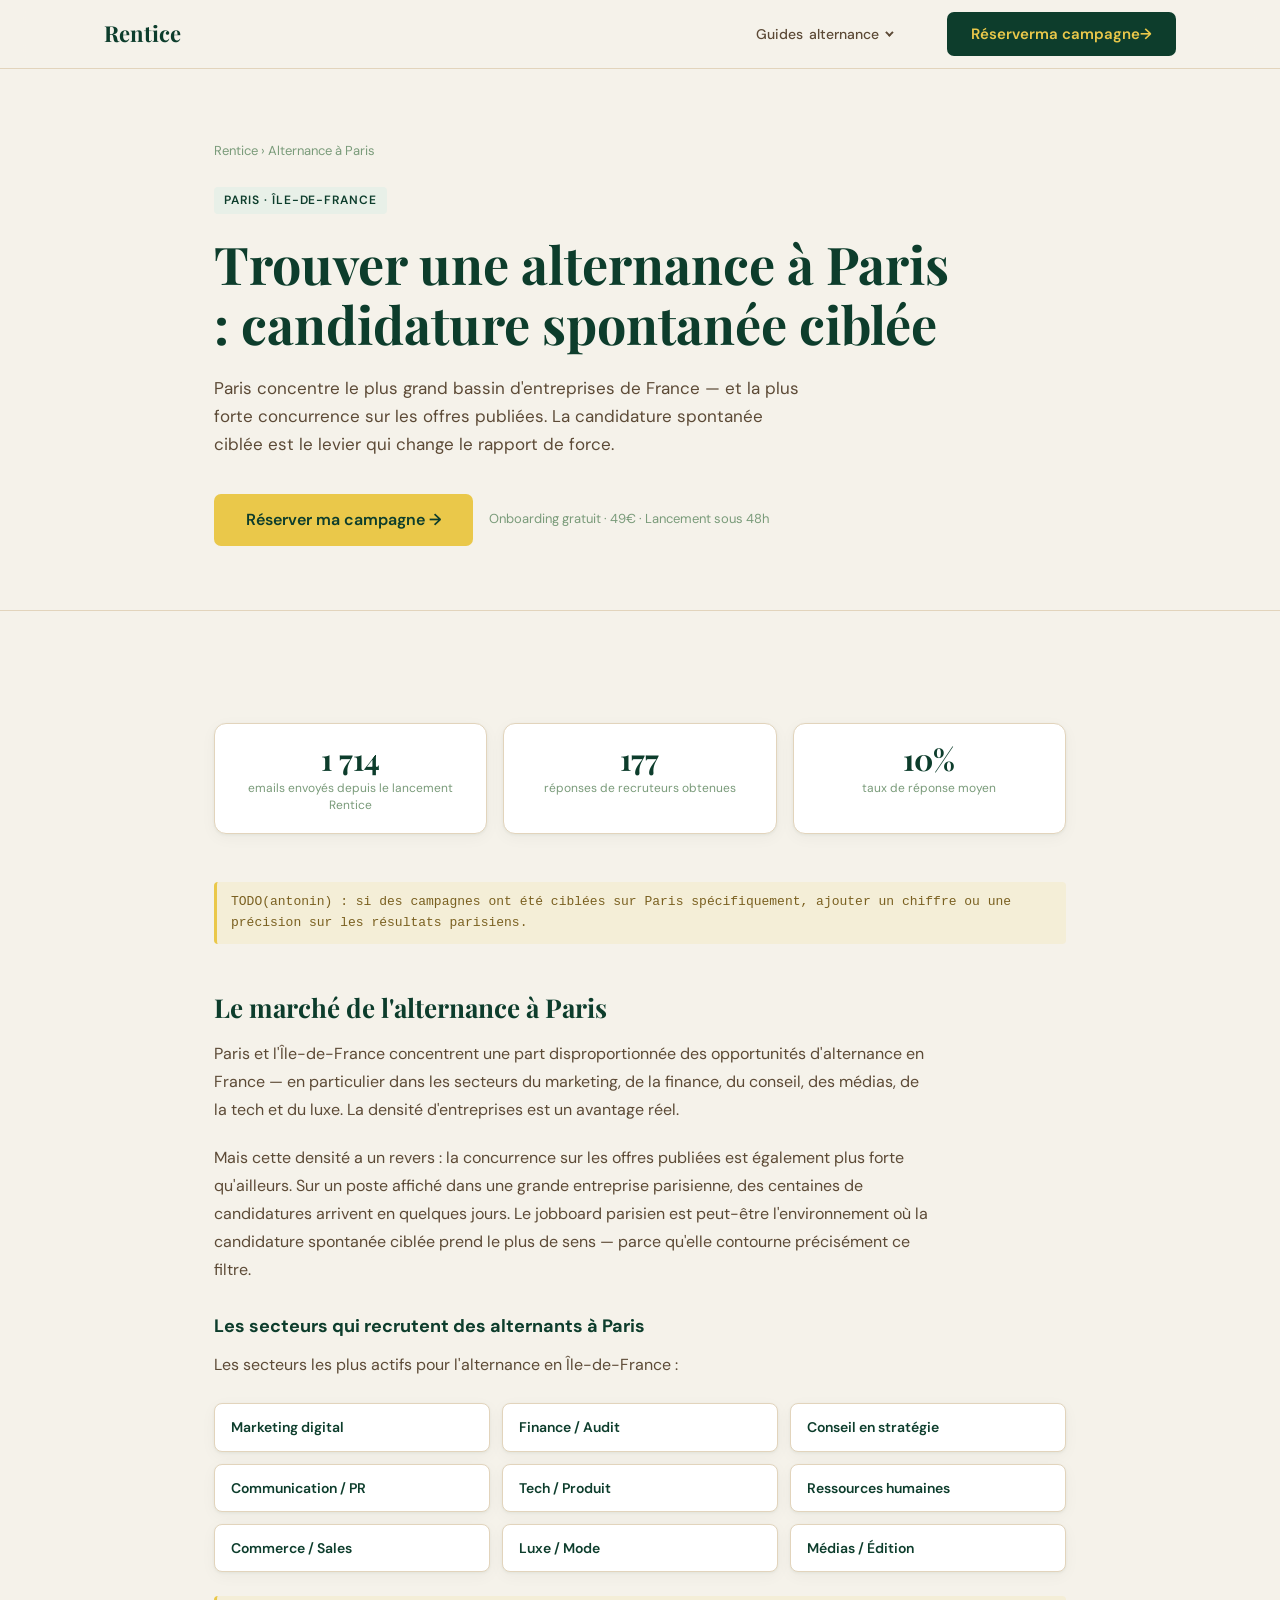
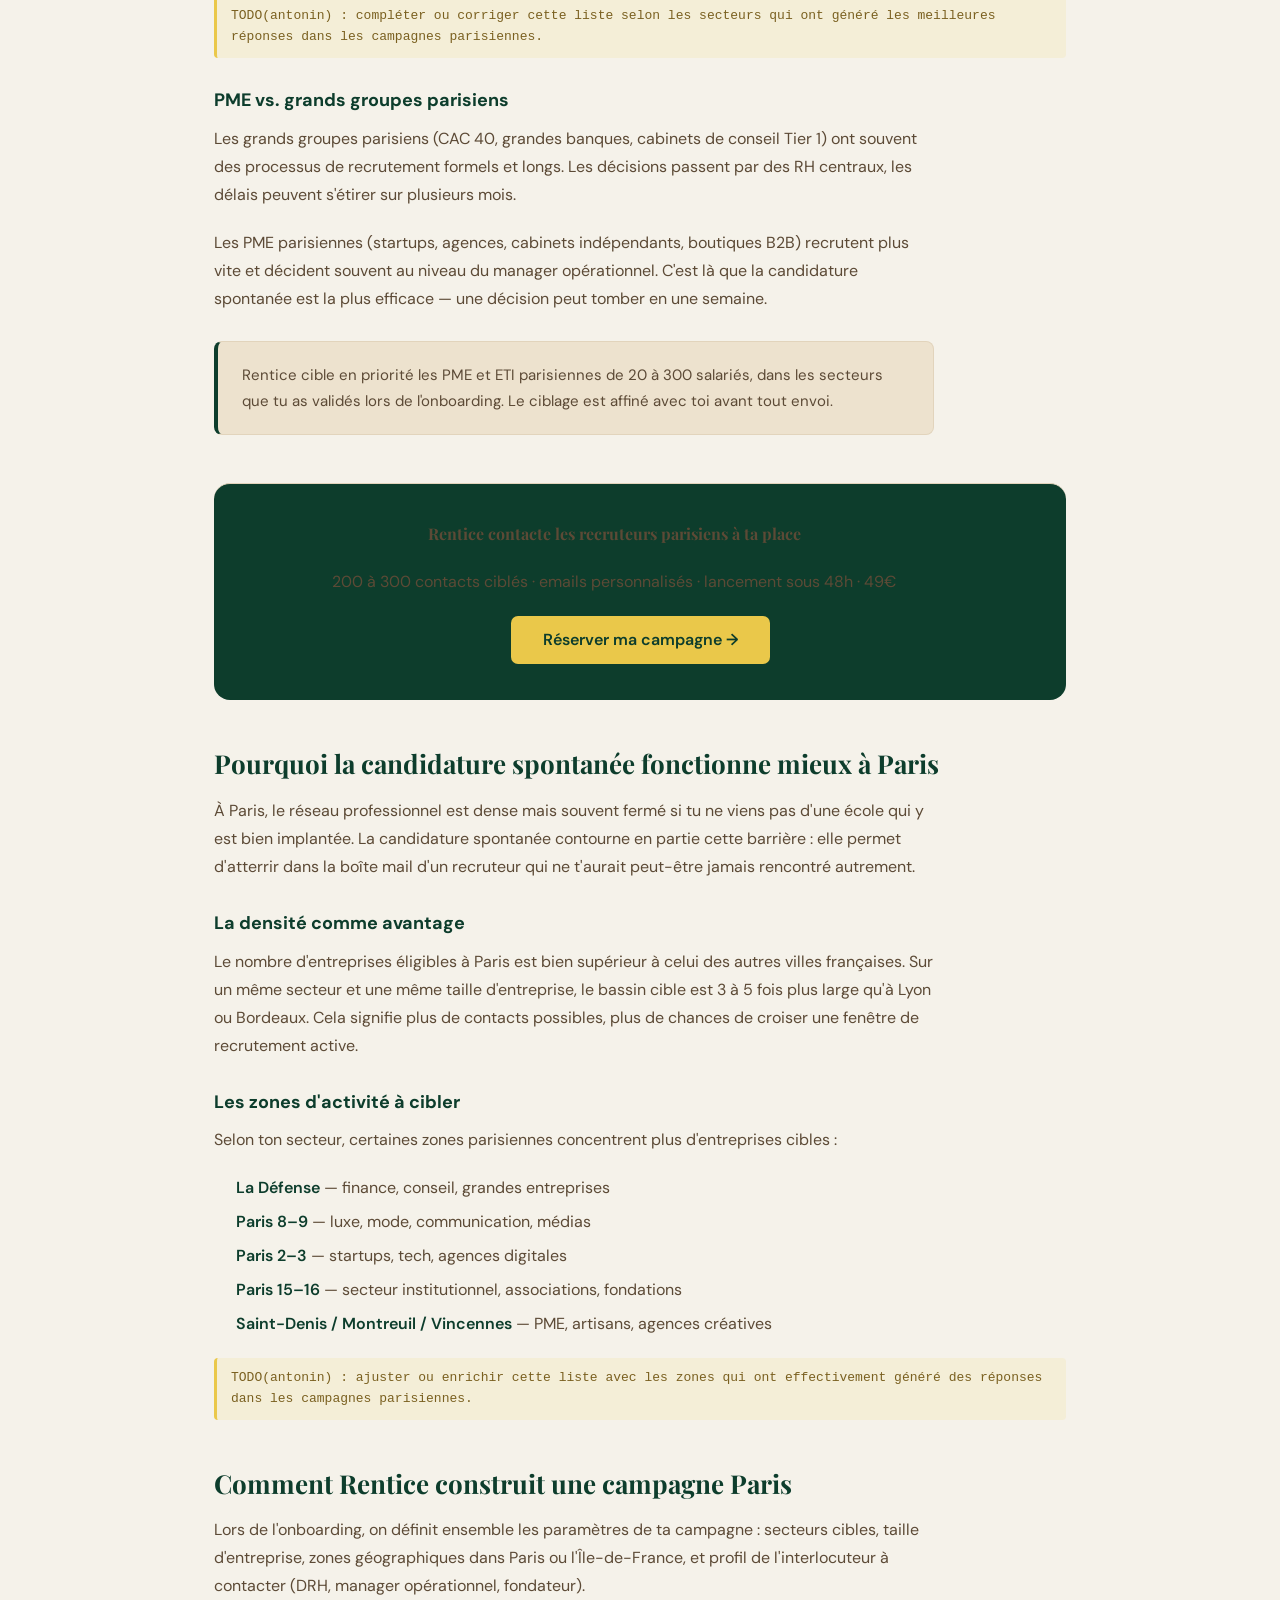
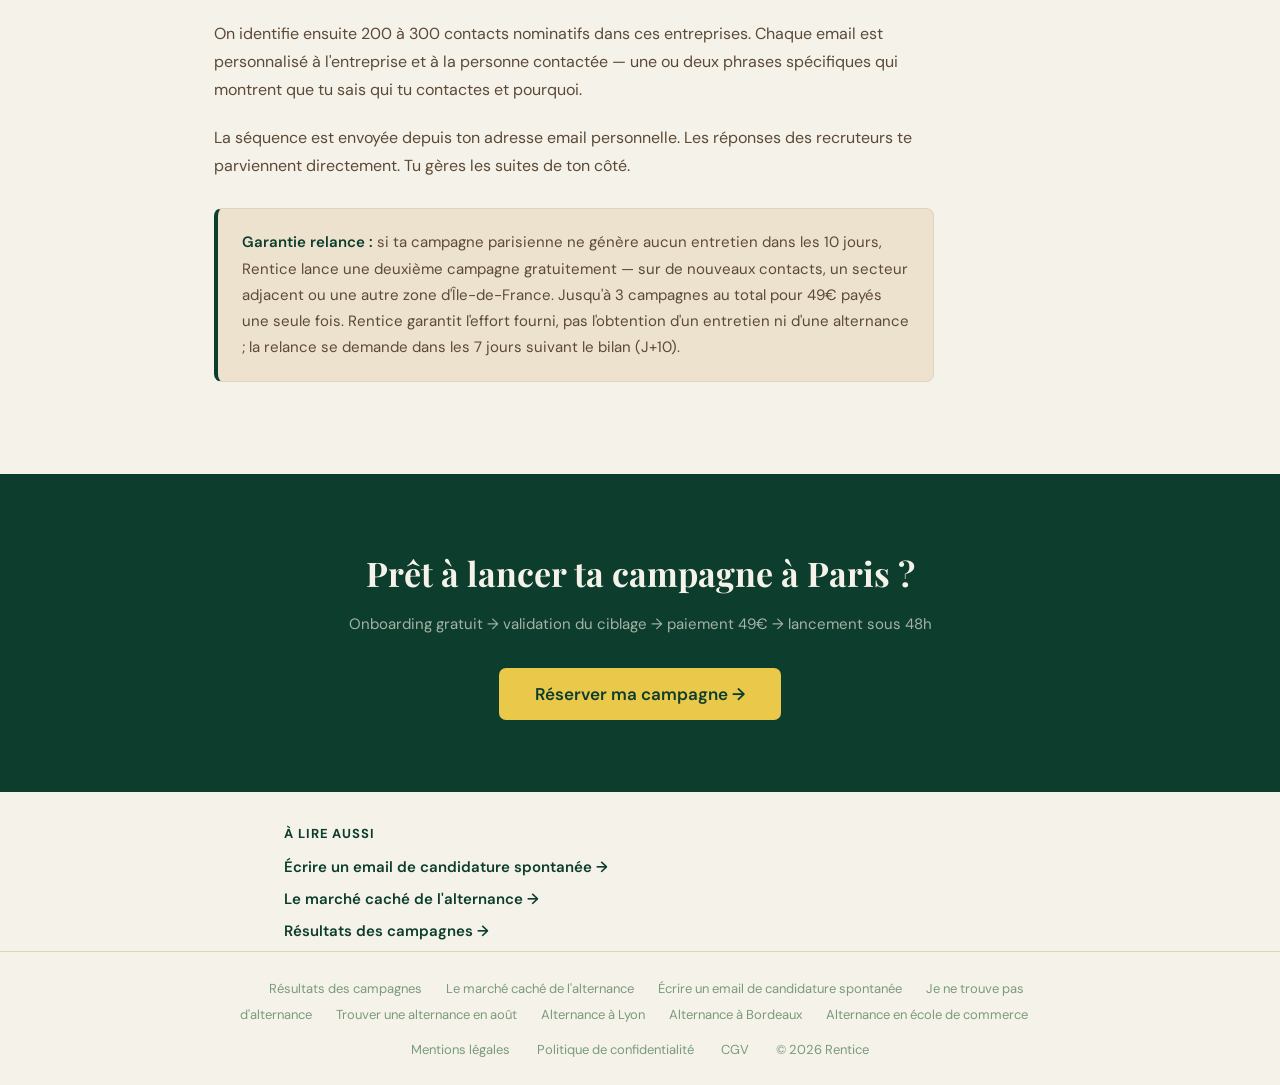
<file: alternance-paris/index.html>
<!DOCTYPE html>
<html lang="fr">
<head>
  <meta charset="UTF-8" />
  <meta name="viewport" content="width=device-width, initial-scale=1.0" />
  <title>Trouver une alternance à Paris : candidature spontanée ciblée | Rentice</title>
  <meta name="description" content="Trouver une alternance à Paris en 2026-2027 : le marché parisien est compétitif mais dense. Rentice contacte 200 à 300 recruteurs à ta place avec des emails personnalisés. 49€, sans abonnement." />
  <link rel="canonical" href="https://rentice.app/alternance-paris/" />
  <meta name="robots" content="index, follow" />
  <meta property="og:title" content="Trouver une alternance à Paris : candidature spontanée ciblée" />
  <meta property="og:description" content="Rentice contacte les recruteurs parisiens à ta place — PME, startups, agences. 200 à 300 contacts ciblés, emails personnalisés, lancement sous 48h." />
  <meta property="og:type" content="website" />
  <meta property="og:url" content="https://rentice.app/alternance-paris/" />
  <meta property="og:site_name" content="Rentice" />
  <script type="application/ld+json">
  {
    "@context": "https://schema.org",
    "@type": "Service",
    "name": "Campagne de candidature spontanée alternance Paris",
    "description": "Rentice contacte 200 à 300 recruteurs à Paris pour des étudiants en recherche d'alternance. Emails personnalisés, lancement sous 48h, 49€.",
    "provider": {"@type": "Organization", "name": "Rentice", "url": "https://rentice.app"},
    "areaServed": {"@type": "City", "name": "Paris"},
    "url": "https://rentice.app/alternance-paris/"
  }
  </script>
  <link rel="preconnect" href="https://fonts.googleapis.com" />
  <link rel="preconnect" href="https://fonts.gstatic.com" crossorigin />
  <link rel="preload" as="style" href="https://fonts.googleapis.com/css2?family=Playfair+Display:wght@400;700&family=DM+Sans:ital,opsz,wght@0,9..40,300..700;1,9..40,300..700&display=swap" onload="this.onload=null;this.rel='stylesheet'" />
  <noscript><link rel="stylesheet" href="https://fonts.googleapis.com/css2?family=Playfair+Display:wght@400;700&family=DM+Sans:ital,opsz,wght@0,9..40,300..700;1,9..40,300..700&display=swap" /></noscript>
  <link rel="preload" as="style" href="/style.css" onload="this.onload=null;this.rel='stylesheet'" />
  <noscript><link rel="stylesheet" href="/style.css" /></noscript>
  <style>
    :root{--green-900:#0D3D2C;--green-800:#145238;--gold-400:#EAC84A;--cream-50:#F5F2EA;--cream-100:#EDE2CE;--cream-200:#E2D4BC;--cream-700:#5C4A36;--sage-500:#7A9B7A;--sage-100:#E8F0E8;--font-display:'Playfair Display',Georgia,serif;--font-body:'DM Sans',-apple-system,sans-serif;--radius-sm:7px;--radius-lg:16px;--transition:200ms ease-out;--shadow-card:0 1px 3px rgba(13,61,44,0.06),0 4px 16px rgba(13,61,44,0.04)}
    *,*::before,*::after{box-sizing:border-box;margin:0;padding:0}
    html{overflow-x:hidden}
    body{font-family:var(--font-body);background:var(--cream-50);color:var(--cream-700);line-height:1.6;-webkit-font-smoothing:antialiased}
    a{text-decoration:none;color:inherit}
    .container{width:100%;max-width:900px;margin:0 auto;padding:0 24px}
    .btn{display:inline-flex;align-items:center;justify-content:center;height:44px;padding:0 24px;border-radius:var(--radius-sm);font-family:var(--font-body);font-size:15px;font-weight:600;cursor:pointer;border:none;transition:background var(--transition);white-space:nowrap;text-decoration:none}
    .btn--primary{background:var(--green-900);color:var(--gold-400)}
    .btn--primary:hover{background:var(--green-800)}
    .btn--gold{background:var(--gold-400);color:var(--green-900)}
    .btn--gold:hover{opacity:0.9}
    .navbar{position:sticky;top:0;z-index:100;background:rgba(245,242,234,0.9);backdrop-filter:blur(12px);border-bottom:1px solid var(--cream-200)}
    .navbar__inner{display:flex;align-items:center;height:68px;max-width:1120px;margin:0 auto;padding:0 24px}
    .navbar__logo{font-family:var(--font-display);font-size:22px;font-weight:700;color:var(--green-900)}

    /* City hero */
    .city-hero{padding:72px 0 64px;border-bottom:1px solid var(--cream-200)}
    .city-hero__breadcrumb{font-size:13px;color:var(--sage-500);margin-bottom:24px}
    .city-hero__breadcrumb a{color:var(--sage-500)}
    .city-hero__breadcrumb a:hover{color:var(--green-900)}
    .city-hero__tag{display:inline-block;background:var(--sage-100);color:var(--green-900);font-size:12px;font-weight:600;letter-spacing:0.08em;text-transform:uppercase;padding:4px 10px;border-radius:4px;margin-bottom:20px}
    .city-hero__title{font-family:var(--font-display);font-size:clamp(30px,5vw,52px);font-weight:700;color:var(--green-900);line-height:1.15;margin-bottom:20px;max-width:760px}
    .city-hero__sub{font-size:17px;color:var(--cream-700);max-width:600px;line-height:1.65;margin-bottom:36px}
    .city-hero__cta-row{display:flex;align-items:center;gap:16px;flex-wrap:wrap}
    .city-hero__note{font-size:13px;color:var(--sage-500)}

    /* Stats inline */
    .inline-stats{display:grid;grid-template-columns:repeat(3,1fr);gap:16px;margin:48px 0}
    .inline-stats__item{background:#fff;border:1px solid var(--cream-200);border-radius:12px;padding:20px;text-align:center;box-shadow:var(--shadow-card)}
    .inline-stats__num{font-family:var(--font-display);font-size:30px;font-weight:700;color:var(--green-900);display:block;line-height:1}
    .inline-stats__label{font-size:12px;color:var(--sage-500);margin-top:6px;display:block;line-height:1.4}

    /* Body */
    .city-body{padding:64px 0}
    .city-body h2{font-family:var(--font-display);font-size:26px;font-weight:700;color:var(--green-900);margin:48px 0 16px;line-height:1.25}
    .city-body h2:first-child{margin-top:0}
    .city-body h3{font-size:18px;font-weight:700;color:var(--green-900);margin:28px 0 10px}
    .city-body p{font-size:16px;line-height:1.75;color:var(--cream-700);margin-bottom:20px;max-width:720px}
    .city-body ul{margin:0 0 20px 22px;font-size:16px;line-height:1.75;color:var(--cream-700);max-width:720px}
    .city-body li{margin-bottom:6px}
    .city-body strong{color:var(--green-900);font-weight:600}

    .todo{background:rgba(234,200,74,0.12);border-left:3px solid var(--gold-400);padding:10px 14px;border-radius:4px;font-size:13px;color:#7a6020;margin:12px 0 20px;font-family:monospace}
    .callout{background:var(--cream-100);border:1px solid var(--cream-200);border-left:4px solid var(--green-900);border-radius:8px;padding:20px 24px;margin:28px 0;max-width:720px}
    .callout p{margin-bottom:0;font-size:15px}

    /* Mid CTA */
    .mid-cta{background:var(--green-900);border-radius:var(--radius-lg);padding:36px 40px;margin:48px 0;text-align:center}
    .mid-cta__title{font-family:var(--font-display);font-size:22px;font-weight:700;color:#F5F2EA;margin-bottom:10px}
    .mid-cta__sub{font-size:14px;color:rgba(245,242,234,0.65);margin-bottom:24px}
    .mid-cta .btn--gold{height:48px;font-size:16px;padding:0 32px}

    /* End CTA */
    .end-cta{background:var(--green-900);padding:72px 0;text-align:center;margin-top:0}
    .end-cta__title{font-family:var(--font-display);font-size:clamp(24px,4vw,34px);font-weight:700;color:#F5F2EA;margin-bottom:12px}
    .end-cta__sub{font-size:15px;color:rgba(245,242,234,0.65);margin-bottom:32px}
    .end-cta .btn--gold{height:52px;font-size:17px;padding:0 36px}

    /* Sectors grid */
    .sectors-grid{display:grid;grid-template-columns:repeat(3,1fr);gap:12px;margin:24px 0}
    .sector-chip{background:#fff;border:1px solid var(--cream-200);border-radius:8px;padding:12px 16px;font-size:14px;font-weight:600;color:var(--green-900);box-shadow:var(--shadow-card)}

    @media(max-width:640px){.inline-stats{grid-template-columns:1fr}.sectors-grid{grid-template-columns:1fr 1fr}.mid-cta{padding:28px 20px}}
    .footer-mini{border-top:1px solid var(--cream-200);padding:24px 0;text-align:center;font-size:13px;color:var(--sage-500)}
  </style>
</head>
<body>

  <header class="navbar">
    <div class="navbar__inner">
      <a href="/" class="navbar__logo">Rentice</a>
      <span style="margin-left:auto"></span><details class="guides"><summary>Guides<span class="guides__long"> alternance</span></summary><div class="guides__menu"><a href="/je-ne-trouve-pas-d-alternance/">Je ne trouve pas d'alternance</a><a href="/marche-cache-alternance/">Le marché caché de l'alternance</a><a href="/email-candidature-spontanee-alternance/">Écrire un email de candidature spontanée</a><a href="/trouver-alternance-en-aout/">Trouver une alternance en août</a><a href="/alternance-ecole-de-commerce/">Alternance en école de commerce</a><a href="/alternance-paris/">Alternance à Paris</a><a href="/alternance-lyon/">Alternance à Lyon</a><a href="/alternance-bordeaux/">Alternance à Bordeaux</a><a href="/resultats/">Résultats des campagnes</a></div></details>
      <a href="https://form.jotform.com/261302830869055" target="_blank" rel="noopener noreferrer" class="btn btn--primary">Réserver<span class="cta-long"> ma campagne</span> →</a>
    </div>
  </header>

  <div class="city-hero">
    <div class="container">
      <div class="city-hero__breadcrumb">
        <a href="/">Rentice</a> › Alternance à Paris
      </div>
      <div class="city-hero__tag">Paris · Île-de-France</div>
      <h1 class="city-hero__title">Trouver une alternance à Paris : candidature spontanée ciblée</h1>
      <p class="city-hero__sub">Paris concentre le plus grand bassin d'entreprises de France — et la plus forte concurrence sur les offres publiées. La candidature spontanée ciblée est le levier qui change le rapport de force.</p>
      <div class="city-hero__cta-row">
        <a href="https://form.jotform.com/261302830869055" target="_blank" rel="noopener noreferrer" class="btn btn--gold" style="height:52px;font-size:16px;padding:0 32px">Réserver ma campagne →</a>
        <span class="city-hero__note">Onboarding gratuit · 49€ · Lancement sous 48h</span>
      </div>
    </div>
  </div>

  <main class="city-body">
    <div class="container">

      <div class="inline-stats">
        <div class="inline-stats__item">
          <span class="inline-stats__num">1 714</span>
          <span class="inline-stats__label">emails envoyés depuis le lancement Rentice</span>
        </div>
        <div class="inline-stats__item">
          <span class="inline-stats__num">177</span>
          <span class="inline-stats__label">réponses de recruteurs obtenues</span>
        </div>
        <div class="inline-stats__item">
          <span class="inline-stats__num">10%</span>
          <span class="inline-stats__label">taux de réponse moyen</span>
        </div>
      </div>

      <div class="todo">TODO(antonin) : si des campagnes ont été ciblées sur Paris spécifiquement, ajouter un chiffre ou une précision sur les résultats parisiens.</div>

      <h2>Le marché de l'alternance à Paris</h2>

      <p>Paris et l'Île-de-France concentrent une part disproportionnée des opportunités d'alternance en France — en particulier dans les secteurs du marketing, de la finance, du conseil, des médias, de la tech et du luxe. La densité d'entreprises est un avantage réel.</p>

      <p>Mais cette densité a un revers : la concurrence sur les offres publiées est également plus forte qu'ailleurs. Sur un poste affiché dans une grande entreprise parisienne, des centaines de candidatures arrivent en quelques jours. Le jobboard parisien est peut-être l'environnement où la candidature spontanée ciblée prend le plus de sens — parce qu'elle contourne précisément ce filtre.</p>

      <h3>Les secteurs qui recrutent des alternants à Paris</h3>
      <p>Les secteurs les plus actifs pour l'alternance en Île-de-France :</p>

      <div class="sectors-grid">
        <div class="sector-chip">Marketing digital</div>
        <div class="sector-chip">Finance / Audit</div>
        <div class="sector-chip">Conseil en stratégie</div>
        <div class="sector-chip">Communication / PR</div>
        <div class="sector-chip">Tech / Produit</div>
        <div class="sector-chip">Ressources humaines</div>
        <div class="sector-chip">Commerce / Sales</div>
        <div class="sector-chip">Luxe / Mode</div>
        <div class="sector-chip">Médias / Édition</div>
      </div>

      <div class="todo">TODO(antonin) : compléter ou corriger cette liste selon les secteurs qui ont généré les meilleures réponses dans les campagnes parisiennes.</div>

      <h3>PME vs. grands groupes parisiens</h3>
      <p>Les grands groupes parisiens (CAC 40, grandes banques, cabinets de conseil Tier 1) ont souvent des processus de recrutement formels et longs. Les décisions passent par des RH centraux, les délais peuvent s'étirer sur plusieurs mois.</p>
      <p>Les PME parisiennes (startups, agences, cabinets indépendants, boutiques B2B) recrutent plus vite et décident souvent au niveau du manager opérationnel. C'est là que la candidature spontanée est la plus efficace — une décision peut tomber en une semaine.</p>

      <div class="callout">
        <p>Rentice cible en priorité les PME et ETI parisiennes de 20 à 300 salariés, dans les secteurs que tu as validés lors de l'onboarding. Le ciblage est affiné avec toi avant tout envoi.</p>
      </div>

      <!-- MID CTA -->
      <div class="mid-cta">
        <p class="mid-cta__title">Rentice contacte les recruteurs parisiens à ta place</p>
        <p class="mid-cta__sub">200 à 300 contacts ciblés · emails personnalisés · lancement sous 48h · 49€</p>
        <a href="https://form.jotform.com/261302830869055" target="_blank" rel="noopener noreferrer" class="btn btn--gold">Réserver ma campagne →</a>
      </div>

      <h2>Pourquoi la candidature spontanée fonctionne mieux à Paris</h2>

      <p>À Paris, le réseau professionnel est dense mais souvent fermé si tu ne viens pas d'une école qui y est bien implantée. La candidature spontanée contourne en partie cette barrière : elle permet d'atterrir dans la boîte mail d'un recruteur qui ne t'aurait peut-être jamais rencontré autrement.</p>

      <h3>La densité comme avantage</h3>
      <p>Le nombre d'entreprises éligibles à Paris est bien supérieur à celui des autres villes françaises. Sur un même secteur et une même taille d'entreprise, le bassin cible est 3 à 5 fois plus large qu'à Lyon ou Bordeaux. Cela signifie plus de contacts possibles, plus de chances de croiser une fenêtre de recrutement active.</p>

      <h3>Les zones d'activité à cibler</h3>
      <p>Selon ton secteur, certaines zones parisiennes concentrent plus d'entreprises cibles :</p>
      <ul>
        <li><strong>La Défense</strong> — finance, conseil, grandes entreprises</li>
        <li><strong>Paris 8–9</strong> — luxe, mode, communication, médias</li>
        <li><strong>Paris 2–3</strong> — startups, tech, agences digitales</li>
        <li><strong>Paris 15–16</strong> — secteur institutionnel, associations, fondations</li>
        <li><strong>Saint-Denis / Montreuil / Vincennes</strong> — PME, artisans, agences créatives</li>
      </ul>

      <div class="todo">TODO(antonin) : ajuster ou enrichir cette liste avec les zones qui ont effectivement généré des réponses dans les campagnes parisiennes.</div>

      <h2>Comment Rentice construit une campagne Paris</h2>

      <p>Lors de l'onboarding, on définit ensemble les paramètres de ta campagne : secteurs cibles, taille d'entreprise, zones géographiques dans Paris ou l'Île-de-France, et profil de l'interlocuteur à contacter (DRH, manager opérationnel, fondateur).</p>

      <p>On identifie ensuite 200 à 300 contacts nominatifs dans ces entreprises. Chaque email est personnalisé à l'entreprise et à la personne contactée — une ou deux phrases spécifiques qui montrent que tu sais qui tu contactes et pourquoi.</p>

      <p>La séquence est envoyée depuis ton adresse email personnelle. Les réponses des recruteurs te parviennent directement. Tu gères les suites de ton côté.</p>

      <div class="callout">
        <p><strong>Garantie relance :</strong> si ta campagne parisienne ne génère aucun entretien dans les 10 jours, Rentice lance une deuxième campagne gratuitement — sur de nouveaux contacts, un secteur adjacent ou une autre zone d'Île-de-France. Jusqu'à 3 campagnes au total pour 49€ payés une seule fois. Rentice garantit l'effort fourni, pas l'obtention d'un entretien ni d'une alternance ; la relance se demande dans les 7 jours suivant le bilan (J+10).</p>
      </div>

    </div>
  </main>

  <div class="end-cta">
    <div class="container">
      <p class="end-cta__title">Prêt à lancer ta campagne à Paris ?</p>
      <p class="end-cta__sub">Onboarding gratuit → validation du ciblage → paiement 49€ → lancement sous 48h</p>
      <a href="https://form.jotform.com/261302830869055" target="_blank" rel="noopener noreferrer" class="btn btn--gold">Réserver ma campagne →</a>
    </div>
  </div>

  <nav aria-label="À lire aussi" style="max-width:760px;margin:0 auto;padding:32px 24px 8px">
    <p style="font-size:13px;font-weight:700;color:var(--green-900);text-transform:uppercase;letter-spacing:0.07em;margin-bottom:10px">À lire aussi</p>
    <ul style="list-style:none;display:flex;flex-direction:column;gap:8px;font-size:15px"><li><a href="/email-candidature-spontanee-alternance/" style="color:var(--green-900);font-weight:600">Écrire un email de candidature spontanée →</a></li><li><a href="/marche-cache-alternance/" style="color:var(--green-900);font-weight:600">Le marché caché de l'alternance →</a></li><li><a href="/resultats/" style="color:var(--green-900);font-weight:600">Résultats des campagnes →</a></li></ul>
  </nav>

  <footer class="footer-mini">
    <div class="container">
      <nav aria-label="Guides alternance" style="margin-bottom:12px;line-height:2"><a href="/resultats/" style="margin:0 12px;color:inherit">Résultats des campagnes</a><a href="/marche-cache-alternance/" style="margin:0 12px;color:inherit">Le marché caché de l'alternance</a><a href="/email-candidature-spontanee-alternance/" style="margin:0 12px;color:inherit">Écrire un email de candidature spontanée</a><a href="/je-ne-trouve-pas-d-alternance/" style="margin:0 12px;color:inherit">Je ne trouve pas d'alternance</a><a href="/trouver-alternance-en-aout/" style="margin:0 12px;color:inherit">Trouver une alternance en août</a><a href="/alternance-lyon/" style="margin:0 12px;color:inherit">Alternance à Lyon</a><a href="/alternance-bordeaux/" style="margin:0 12px;color:inherit">Alternance à Bordeaux</a><a href="/alternance-ecole-de-commerce/" style="margin:0 12px;color:inherit">Alternance en école de commerce</a></nav>
      <a href="/mentions-legales/" style="margin:0 12px;color:inherit">Mentions légales</a>
      <a href="/politique-de-confidentialite/" style="margin:0 12px;color:inherit">Politique de confidentialité</a>
      <a href="/cgv/" style="margin:0 12px;color:inherit">CGV</a>
      <span style="margin:0 12px">© 2026 Rentice</span>
    </div>
  </footer>

</body>
</html>
</file>
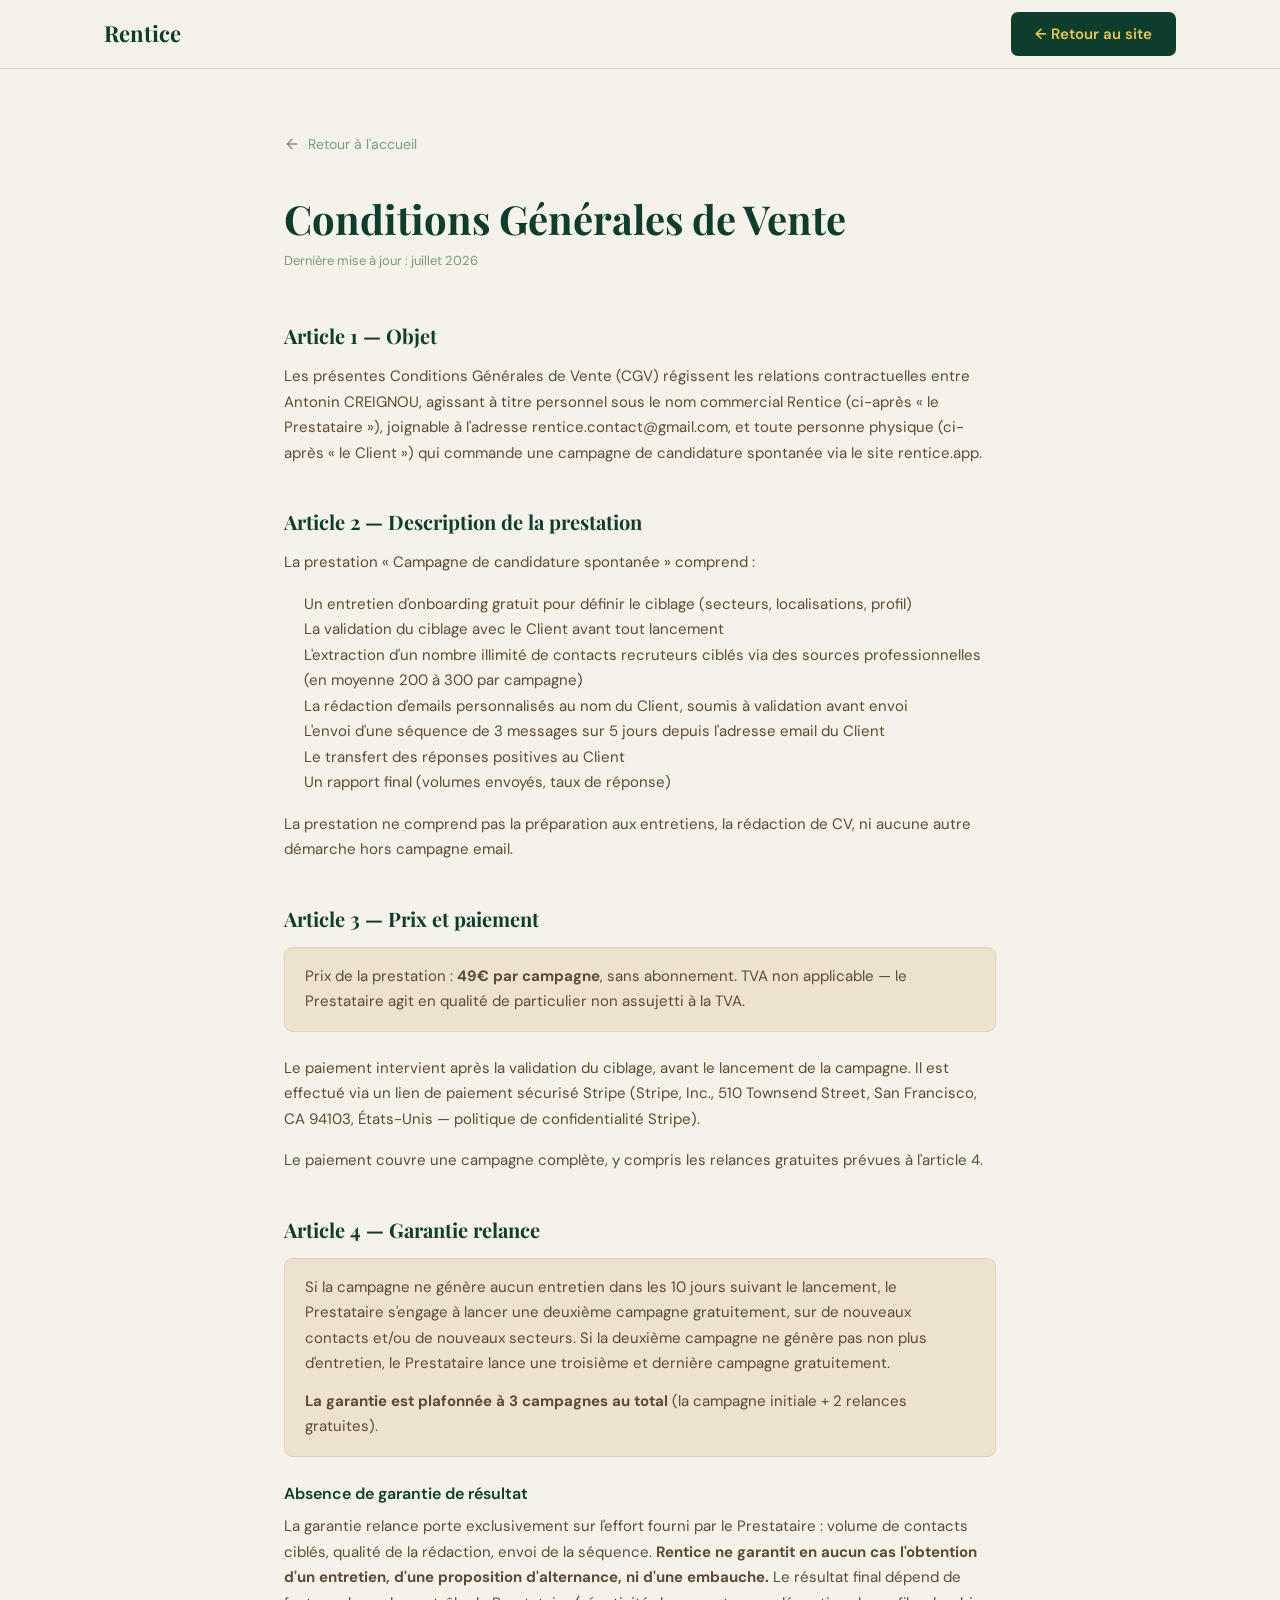
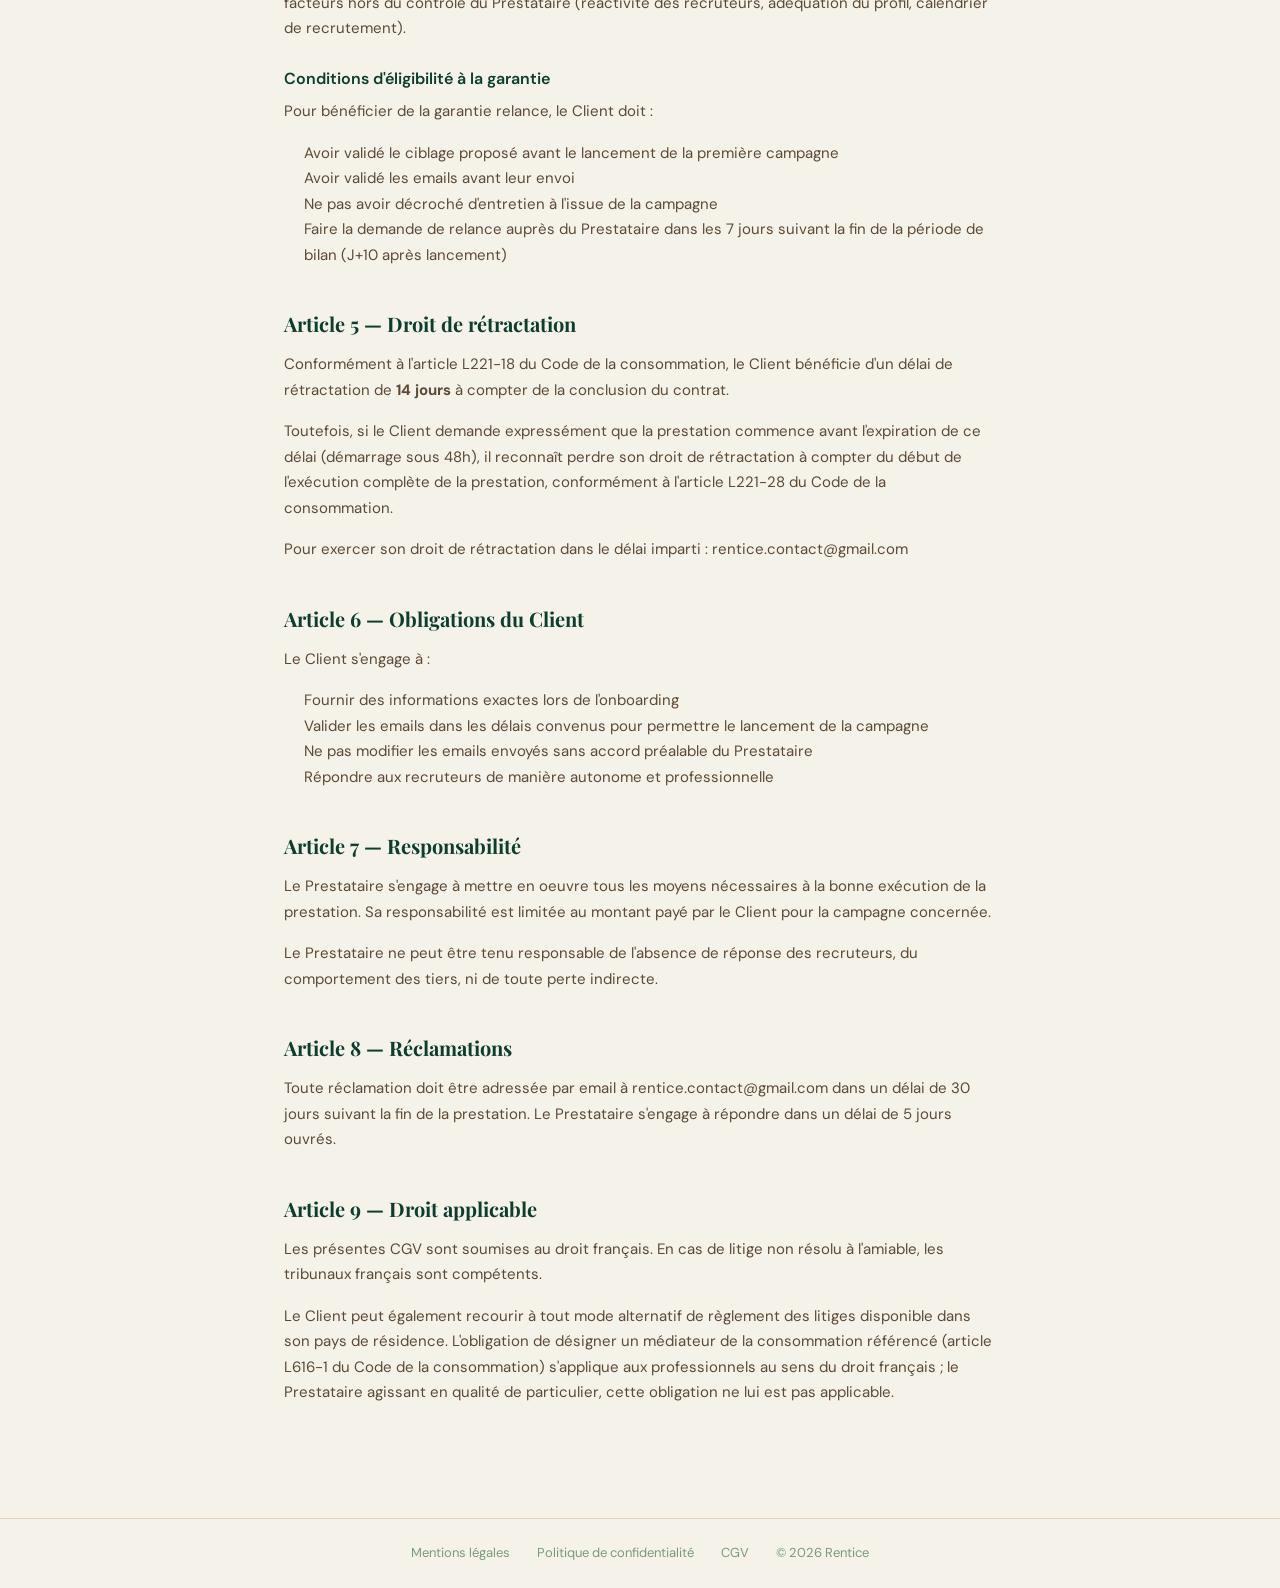
<file: cgv/index.html>
<!DOCTYPE html>
<html lang="fr">
<head>
  <meta charset="UTF-8" />
  <meta name="viewport" content="width=device-width, initial-scale=1.0" />
  <title>Conditions Générales de Vente — Rentice</title>
  <meta name="description" content="CGV de Rentice — prix, périmètre de la prestation, garantie relance, droit de rétractation." />
  <meta name="robots" content="noindex" />
  <link rel="canonical" href="https://rentice.app/cgv/" />
  <link rel="preconnect" href="https://fonts.googleapis.com" />
  <link rel="preconnect" href="https://fonts.gstatic.com" crossorigin />
  <link rel="preload" as="style" href="https://fonts.googleapis.com/css2?family=Playfair+Display:wght@400;700&family=DM+Sans:ital,opsz,wght@0,9..40,300..700;1,9..40,300..700&display=swap" onload="this.onload=null;this.rel='stylesheet'" />
  <noscript><link rel="stylesheet" href="https://fonts.googleapis.com/css2?family=Playfair+Display:wght@400;700&family=DM+Sans:ital,opsz,wght@0,9..40,300..700;1,9..40,300..700&display=swap" /></noscript>
  <link rel="preload" as="style" href="/style.css" onload="this.onload=null;this.rel='stylesheet'" />
  <noscript><link rel="stylesheet" href="/style.css" /></noscript>
  <style>
    :root{--green-900:#0D3D2C;--green-800:#145238;--gold-400:#EAC84A;--cream-50:#F5F2EA;--cream-100:#EDE2CE;--cream-200:#E2D4BC;--cream-700:#5C4A36;--sage-500:#7A9B7A;--font-display:'Playfair Display',Georgia,serif;--font-body:'DM Sans',-apple-system,sans-serif;--radius-sm:7px;--transition:200ms ease-out}
    *,*::before,*::after{box-sizing:border-box;margin:0;padding:0}
    html{overflow-x:hidden}
    body{font-family:var(--font-body);background:var(--cream-50);color:var(--cream-700);line-height:1.6;-webkit-font-smoothing:antialiased}
    a{text-decoration:none;color:inherit}
    .container{width:100%;max-width:760px;margin:0 auto;padding:0 24px}
    .btn{display:inline-flex;align-items:center;justify-content:center;height:44px;padding:0 24px;border-radius:var(--radius-sm);font-family:var(--font-body);font-size:15px;font-weight:600;cursor:pointer;border:none;transition:background var(--transition);white-space:nowrap}
    .btn--primary{background:var(--green-900);color:var(--gold-400)}
    .btn--primary:hover{background:var(--green-800)}
    .navbar{position:sticky;top:0;z-index:100;background:rgba(245,242,234,0.9);backdrop-filter:blur(12px);border-bottom:1px solid var(--cream-200)}
    .navbar__inner{display:flex;align-items:center;gap:32px;height:68px;max-width:1120px;margin:0 auto;padding:0 24px}
    .navbar__logo{flex-shrink:0;font-family:var(--font-display);font-size:22px;font-weight:700;color:var(--green-900)}
    .legal{padding:64px 0 96px}
    .legal__back{display:inline-flex;align-items:center;gap:8px;font-size:14px;color:var(--sage-500);margin-bottom:40px;transition:color var(--transition)}
    .legal__back:hover{color:var(--green-900)}
    .legal__title{font-family:var(--font-display);font-size:clamp(28px,4vw,40px);font-weight:700;color:var(--green-900);margin-bottom:8px;line-height:1.2}
    .legal__updated{font-size:13px;color:var(--sage-500);margin-bottom:48px}
    .legal__body h2{font-family:var(--font-display);font-size:20px;font-weight:700;color:var(--green-900);margin:40px 0 12px}
    .legal__body h3{font-size:16px;font-weight:600;color:var(--green-900);margin:24px 0 8px}
    .legal__body p{margin-bottom:16px;font-size:15px;line-height:1.7}
    .legal__body ul{margin:0 0 16px 20px;font-size:15px;line-height:1.7}
    .legal__todo{background:rgba(234,200,74,0.12);border-left:3px solid var(--gold-400);padding:10px 14px;border-radius:4px;font-size:13px;color:#7a6020;margin-bottom:16px;font-family:monospace}
    .legal__highlight{background:var(--cream-100);border:1px solid var(--cream-200);border-radius:8px;padding:16px 20px;margin-bottom:24px}
    .legal__highlight p{margin-bottom:0}
    .footer-mini{border-top:1px solid var(--cream-200);padding:24px 0;text-align:center;font-size:13px;color:var(--sage-500)}
  </style>
</head>
<body>

  <header class="navbar">
    <div class="navbar__inner">
      <a href="/" class="navbar__logo">Rentice</a>
      <a href="/" class="btn btn--primary" style="margin-left:auto">← Retour au site</a>
    </div>
  </header>

  <main class="legal">
    <div class="container">
      <a href="/" class="legal__back">
        <svg width="16" height="16" viewBox="0 0 24 24" fill="none" stroke="currentColor" stroke-width="2" stroke-linecap="round" stroke-linejoin="round"><line x1="19" y1="12" x2="5" y2="12"/><polyline points="12 19 5 12 12 5"/></svg>
        Retour à l'accueil
      </a>

      <h1 class="legal__title">Conditions Générales de Vente</h1>
      <p class="legal__updated">Dernière mise à jour : juillet 2026</p>

      <div class="legal__body">

        <h2>Article 1 — Objet</h2>
        <p>Les présentes Conditions Générales de Vente (CGV) régissent les relations contractuelles entre Antonin CREIGNOU, agissant à titre personnel sous le nom commercial Rentice (ci-après « le Prestataire »), joignable à l'adresse <a href="mailto:rentice.contact@gmail.com">rentice.contact@gmail.com</a>, et toute personne physique (ci-après « le Client ») qui commande une campagne de candidature spontanée via le site rentice.app.</p>

        <h2>Article 2 — Description de la prestation</h2>
        <p>La prestation « Campagne de candidature spontanée » comprend :</p>
        <ul>
          <li>Un entretien d'onboarding gratuit pour définir le ciblage (secteurs, localisations, profil)</li>
          <li>La validation du ciblage avec le Client avant tout lancement</li>
          <li>L'extraction d'un nombre illimité de contacts recruteurs ciblés via des sources professionnelles (en moyenne 200 à 300 par campagne)</li>
          <li>La rédaction d'emails personnalisés au nom du Client, soumis à validation avant envoi</li>
          <li>L'envoi d'une séquence de 3 messages sur 5 jours depuis l'adresse email du Client</li>
          <li>Le transfert des réponses positives au Client</li>
          <li>Un rapport final (volumes envoyés, taux de réponse)</li>
        </ul>
        <p>La prestation ne comprend pas la préparation aux entretiens, la rédaction de CV, ni aucune autre démarche hors campagne email.</p>

        <h2>Article 3 — Prix et paiement</h2>
        <div class="legal__highlight">
          <p>Prix de la prestation : <strong>49€ par campagne</strong>, sans abonnement. TVA non applicable — le Prestataire agit en qualité de particulier non assujetti à la TVA.</p>
        </div>
        <p>Le paiement intervient après la validation du ciblage, avant le lancement de la campagne. Il est effectué via un lien de paiement sécurisé Stripe (Stripe, Inc., 510 Townsend Street, San Francisco, CA 94103, États-Unis — <a href="https://stripe.com/fr/privacy" target="_blank" rel="noopener noreferrer">politique de confidentialité Stripe</a>).</p>
        <p>Le paiement couvre une campagne complète, y compris les relances gratuites prévues à l'article 4.</p>

        <h2>Article 4 — Garantie relance</h2>
        <div class="legal__highlight">
          <p>Si la campagne ne génère aucun entretien dans les 10 jours suivant le lancement, le Prestataire s'engage à lancer une deuxième campagne gratuitement, sur de nouveaux contacts et/ou de nouveaux secteurs. Si la deuxième campagne ne génère pas non plus d'entretien, le Prestataire lance une troisième et dernière campagne gratuitement.</p>
          <p style="margin-top:12px"><strong>La garantie est plafonnée à 3 campagnes au total</strong> (la campagne initiale + 2 relances gratuites).</p>
        </div>

        <h3>Absence de garantie de résultat</h3>
        <p>La garantie relance porte exclusivement sur l'effort fourni par le Prestataire : volume de contacts ciblés, qualité de la rédaction, envoi de la séquence. <strong>Rentice ne garantit en aucun cas l'obtention d'un entretien, d'une proposition d'alternance, ni d'une embauche.</strong> Le résultat final dépend de facteurs hors du contrôle du Prestataire (réactivité des recruteurs, adéquation du profil, calendrier de recrutement).</p>

        <h3>Conditions d'éligibilité à la garantie</h3>
        <p>Pour bénéficier de la garantie relance, le Client doit :</p>
        <ul>
          <li>Avoir validé le ciblage proposé avant le lancement de la première campagne</li>
          <li>Avoir validé les emails avant leur envoi</li>
          <li>Ne pas avoir décroché d'entretien à l'issue de la campagne</li>
          <li>Faire la demande de relance auprès du Prestataire dans les 7 jours suivant la fin de la période de bilan (J+10 après lancement)</li>
        </ul>

        <h2>Article 5 — Droit de rétractation</h2>
        <p>Conformément à l'article L221-18 du Code de la consommation, le Client bénéficie d'un délai de rétractation de <strong>14 jours</strong> à compter de la conclusion du contrat.</p>
        <p>Toutefois, si le Client demande expressément que la prestation commence avant l'expiration de ce délai (démarrage sous 48h), il reconnaît perdre son droit de rétractation à compter du début de l'exécution complète de la prestation, conformément à l'article L221-28 du Code de la consommation.</p>
        <p>Pour exercer son droit de rétractation dans le délai imparti : <a href="mailto:rentice.contact@gmail.com">rentice.contact@gmail.com</a></p>

        <h2>Article 6 — Obligations du Client</h2>
        <p>Le Client s'engage à :</p>
        <ul>
          <li>Fournir des informations exactes lors de l'onboarding</li>
          <li>Valider les emails dans les délais convenus pour permettre le lancement de la campagne</li>
          <li>Ne pas modifier les emails envoyés sans accord préalable du Prestataire</li>
          <li>Répondre aux recruteurs de manière autonome et professionnelle</li>
        </ul>

        <h2>Article 7 — Responsabilité</h2>
        <p>Le Prestataire s'engage à mettre en oeuvre tous les moyens nécessaires à la bonne exécution de la prestation. Sa responsabilité est limitée au montant payé par le Client pour la campagne concernée.</p>
        <p>Le Prestataire ne peut être tenu responsable de l'absence de réponse des recruteurs, du comportement des tiers, ni de toute perte indirecte.</p>

        <h2>Article 8 — Réclamations</h2>
        <p>Toute réclamation doit être adressée par email à <a href="mailto:rentice.contact@gmail.com">rentice.contact@gmail.com</a> dans un délai de 30 jours suivant la fin de la prestation. Le Prestataire s'engage à répondre dans un délai de 5 jours ouvrés.</p>

        <h2>Article 9 — Droit applicable</h2>
        <p>Les présentes CGV sont soumises au droit français. En cas de litige non résolu à l'amiable, les tribunaux français sont compétents.</p>
        <p>Le Client peut également recourir à tout mode alternatif de règlement des litiges disponible dans son pays de résidence. L'obligation de désigner un médiateur de la consommation référencé (article L616-1 du Code de la consommation) s'applique aux professionnels au sens du droit français ; le Prestataire agissant en qualité de particulier, cette obligation ne lui est pas applicable.</p>

      </div>
    </div>
  </main>

  <footer class="footer-mini">
    <div class="container">
      <a href="/mentions-legales/" style="margin:0 12px;color:inherit">Mentions légales</a>
      <a href="/politique-de-confidentialite/" style="margin:0 12px;color:inherit">Politique de confidentialité</a>
      <a href="/cgv/" style="margin:0 12px;color:inherit">CGV</a>
      <span style="margin:0 12px">© 2026 Rentice</span>
    </div>
  </footer>

</body>
</html>
</file>
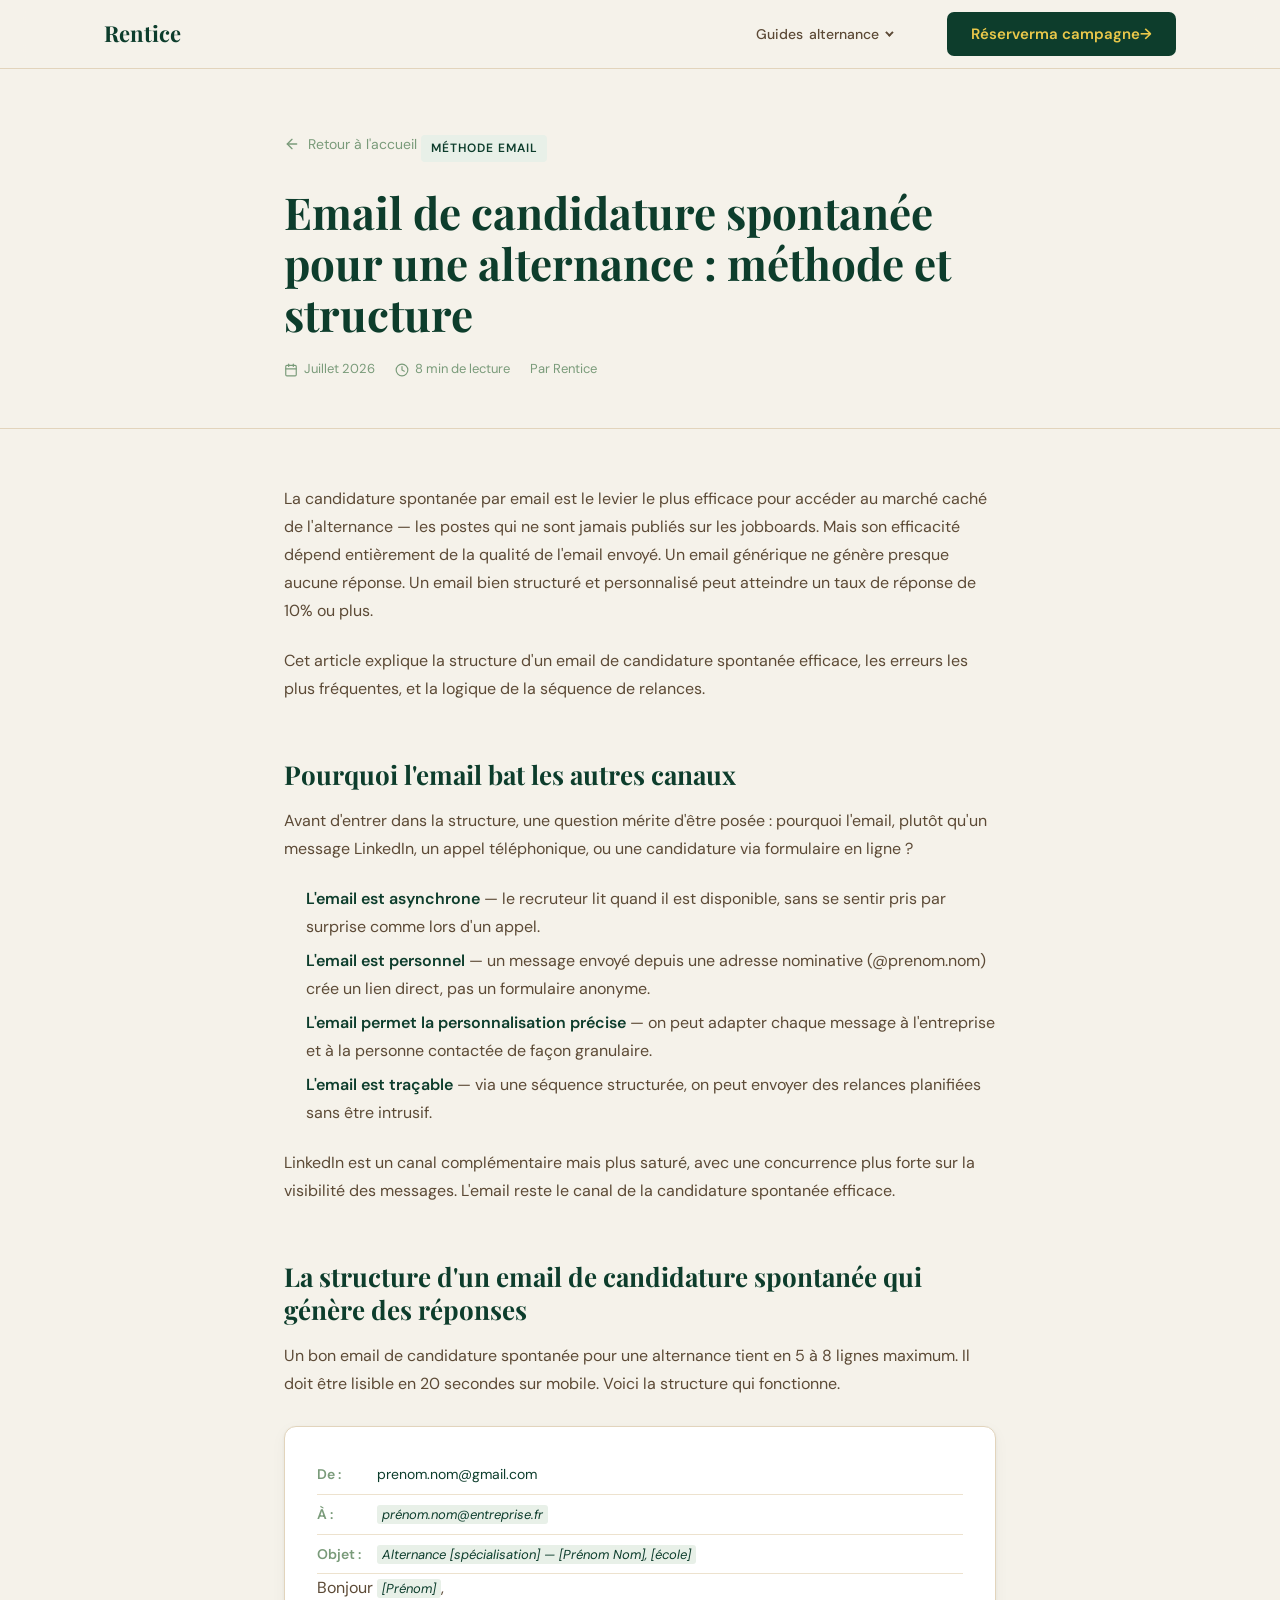
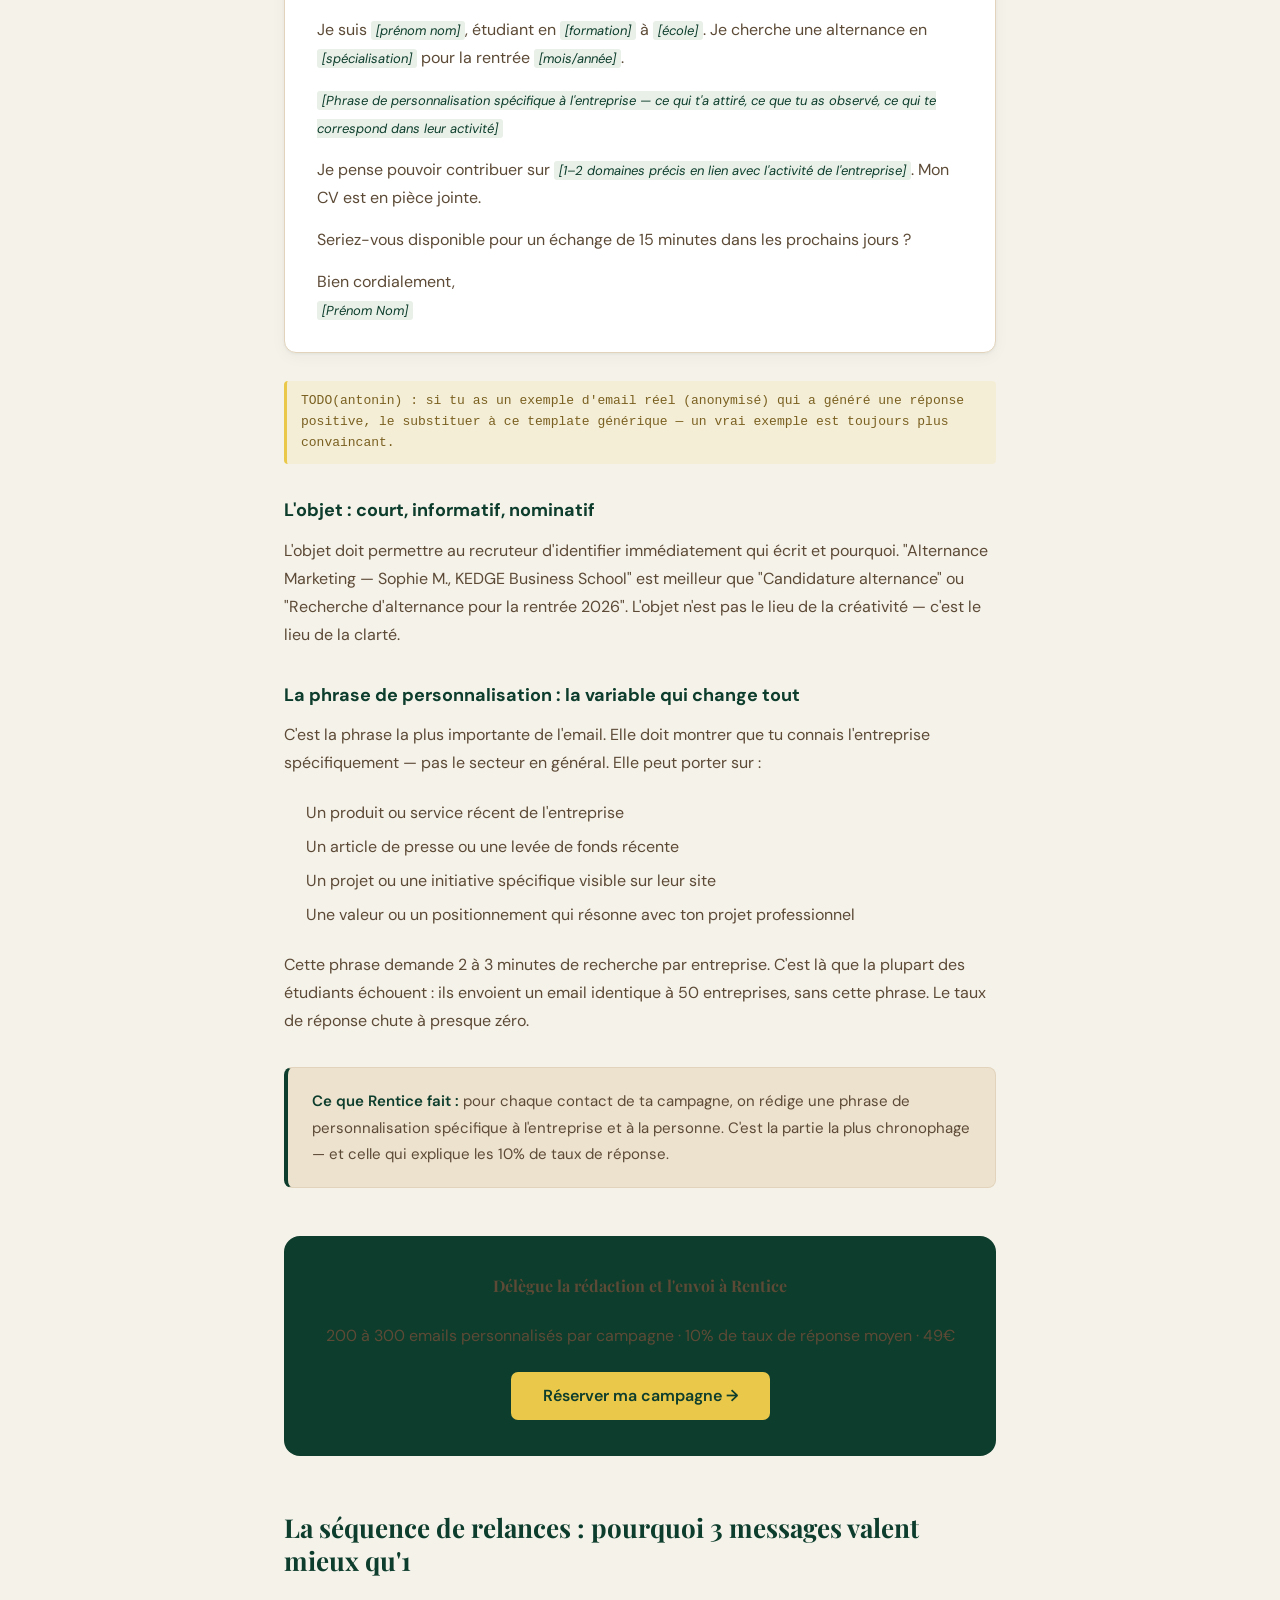
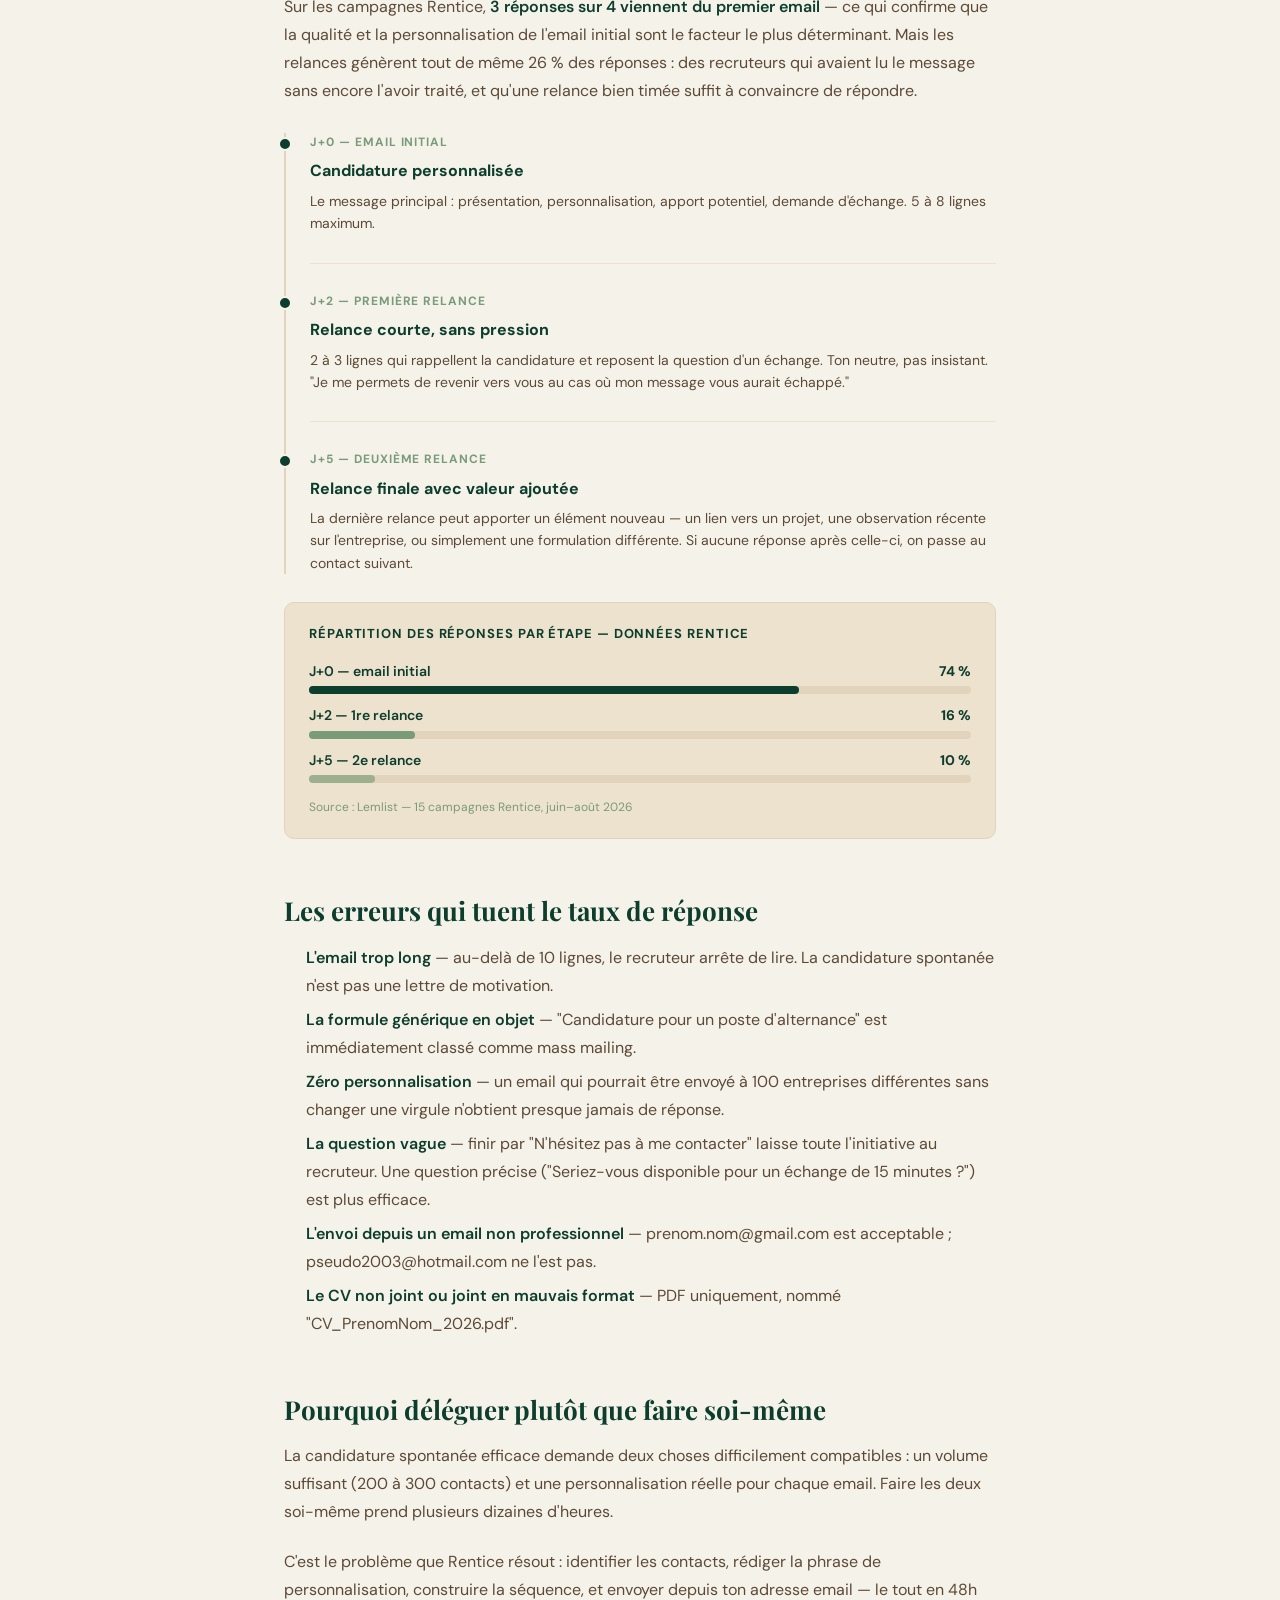
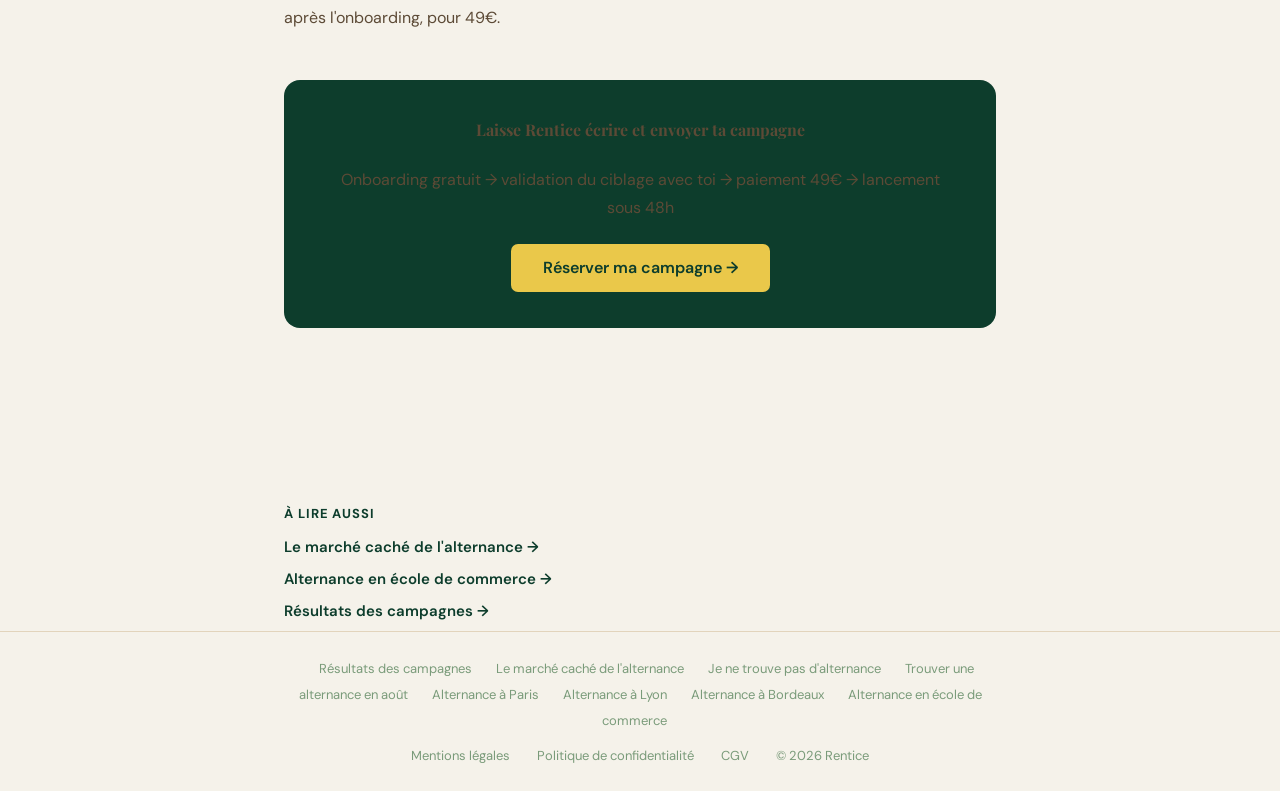
<file: email-candidature-spontanee-alternance/index.html>
<!DOCTYPE html>
<html lang="fr">
<head>
  <meta charset="UTF-8" />
  <meta name="viewport" content="width=device-width, initial-scale=1.0" />
  <title>Email de candidature spontanée pour une alternance : méthode et structure | Rentice</title>
  <meta name="description" content="Comment rédiger un email de candidature spontanée efficace pour trouver une alternance. Structure, personnalisation, séquence de relances — la méthode Rentice expliquée." />
  <link rel="canonical" href="https://rentice.app/email-candidature-spontanee-alternance/" />
  <meta name="robots" content="index, follow" />
  <meta property="og:title" content="Email de candidature spontanée pour une alternance : méthode et structure" />
  <meta property="og:description" content="Structure d'un email de candidature spontanée qui génère des réponses — personnalisation, objet, corps, relances. La méthode Rentice." />
  <meta property="og:type" content="article" />
  <meta property="og:url" content="https://rentice.app/email-candidature-spontanee-alternance/" />
  <meta property="og:site_name" content="Rentice" />
  <script type="application/ld+json">
  {
    "@context": "https://schema.org",
    "@type": "Article",
    "headline": "Email de candidature spontanée pour une alternance : méthode et structure",
    "description": "Comment rédiger un email de candidature spontanée efficace pour trouver une alternance. Structure, personnalisation, séquence de relances.",
    "author": {"@type": "Organization", "name": "Rentice", "url": "https://rentice.app"},
    "publisher": {"@type": "Organization", "name": "Rentice", "url": "https://rentice.app"},
    "datePublished": "2026-07-24",
    "dateModified": "2026-07-24",
    "url": "https://rentice.app/email-candidature-spontanee-alternance/",
    "mainEntityOfPage": "https://rentice.app/email-candidature-spontanee-alternance/"
  }
  </script>
  <link rel="preconnect" href="https://fonts.googleapis.com" />
  <link rel="preconnect" href="https://fonts.gstatic.com" crossorigin />
  <link rel="preload" as="style" href="https://fonts.googleapis.com/css2?family=Playfair+Display:wght@400;700&family=DM+Sans:ital,opsz,wght@0,9..40,300..700;1,9..40,300..700&display=swap" onload="this.onload=null;this.rel='stylesheet'" />
  <noscript><link rel="stylesheet" href="https://fonts.googleapis.com/css2?family=Playfair+Display:wght@400;700&family=DM+Sans:ital,opsz,wght@0,9..40,300..700;1,9..40,300..700&display=swap" /></noscript>
  <link rel="preload" as="style" href="/style.css" onload="this.onload=null;this.rel='stylesheet'" />
  <noscript><link rel="stylesheet" href="/style.css" /></noscript>
  <style>
    :root{--green-900:#0D3D2C;--green-800:#145238;--gold-400:#EAC84A;--cream-50:#F5F2EA;--cream-100:#EDE2CE;--cream-200:#E2D4BC;--cream-700:#5C4A36;--sage-500:#7A9B7A;--sage-100:#E8F0E8;--font-display:'Playfair Display',Georgia,serif;--font-body:'DM Sans',-apple-system,sans-serif;--radius-sm:7px;--radius-lg:16px;--transition:200ms ease-out;--shadow-card:0 1px 3px rgba(13,61,44,0.06),0 4px 16px rgba(13,61,44,0.04)}
    *,*::before,*::after{box-sizing:border-box;margin:0;padding:0}
    html{overflow-x:hidden}
    body{font-family:var(--font-body);background:var(--cream-50);color:var(--cream-700);line-height:1.6;-webkit-font-smoothing:antialiased}
    a{text-decoration:none;color:inherit}
    .container{width:100%;max-width:760px;margin:0 auto;padding:0 24px}
    .btn{display:inline-flex;align-items:center;justify-content:center;height:44px;padding:0 24px;border-radius:var(--radius-sm);font-family:var(--font-body);font-size:15px;font-weight:600;cursor:pointer;border:none;transition:background var(--transition);white-space:nowrap;text-decoration:none}
    .btn--primary{background:var(--green-900);color:var(--gold-400)}
    .btn--primary:hover{background:var(--green-800)}
    .btn--gold{background:var(--gold-400);color:var(--green-900)}
    .btn--gold:hover{opacity:0.9}
    .navbar{position:sticky;top:0;z-index:100;background:rgba(245,242,234,0.9);backdrop-filter:blur(12px);border-bottom:1px solid var(--cream-200)}
    .navbar__inner{display:flex;align-items:center;height:68px;max-width:1120px;margin:0 auto;padding:0 24px}
    .navbar__logo{font-family:var(--font-display);font-size:22px;font-weight:700;color:var(--green-900)}
    .article-hero{padding:64px 0 48px;border-bottom:1px solid var(--cream-200)}
    .article-hero__back{display:inline-flex;align-items:center;gap:8px;font-size:14px;color:var(--sage-500);margin-bottom:32px;transition:color var(--transition)}
    .article-hero__back:hover{color:var(--green-900)}
    .article-hero__tag{display:inline-block;background:var(--sage-100);color:var(--green-900);font-size:12px;font-weight:600;letter-spacing:0.08em;text-transform:uppercase;padding:4px 10px;border-radius:4px;margin-bottom:20px}
    .article-hero__title{font-family:var(--font-display);font-size:clamp(28px,4.5vw,44px);font-weight:700;color:var(--green-900);line-height:1.15;margin-bottom:20px}
    .article-hero__meta{display:flex;align-items:center;gap:20px;font-size:13px;color:var(--sage-500)}
    .article-hero__meta span{display:flex;align-items:center;gap:6px}
    .article-body{padding:56px 0 96px}
    .article-body p{font-size:16px;line-height:1.75;color:var(--cream-700);margin-bottom:22px}
    .article-body h2{font-family:var(--font-display);font-size:26px;font-weight:700;color:var(--green-900);margin:56px 0 16px;line-height:1.25}
    .article-body h3{font-size:18px;font-weight:700;color:var(--green-900);margin:32px 0 12px}
    .article-body ul,.article-body ol{margin:0 0 22px 22px;font-size:16px;line-height:1.75;color:var(--cream-700)}
    .article-body li{margin-bottom:6px}
    .article-body strong{color:var(--green-900);font-weight:600}
    .callout{background:var(--cream-100);border:1px solid var(--cream-200);border-left:4px solid var(--green-900);border-radius:8px;padding:20px 24px;margin:32px 0}
    .callout p{margin-bottom:0;font-size:15px}
    .article-cta{background:var(--green-900);border-radius:var(--radius-lg);padding:36px 40px;margin:48px 0;text-align:center}
    .article-cta__title{font-family:var(--font-display);font-size:22px;font-weight:700;color:#F5F2EA;margin-bottom:10px;line-height:1.3}
    .article-cta__sub{font-size:14px;color:rgba(245,242,234,0.65);margin-bottom:24px}
    .article-cta .btn--gold{height:48px;font-size:16px;padding:0 32px}
    .todo{background:rgba(234,200,74,0.12);border-left:3px solid var(--gold-400);padding:10px 14px;border-radius:4px;font-size:13px;color:#7a6020;margin:16px 0 22px;font-family:monospace}

    /* Email mockup */
    .email-mockup{background:#fff;border:1px solid var(--cream-200);border-radius:12px;padding:28px 32px;margin:28px 0;box-shadow:var(--shadow-card);font-family:var(--font-body)}
    .email-mockup__field{display:flex;gap:12px;padding:8px 0;border-bottom:1px solid var(--cream-100);font-size:14px}
    .email-mockup__field:last-of-type{border-bottom:none;padding-bottom:0;margin-bottom:20px}
    .email-mockup__label{font-weight:600;color:var(--sage-500);min-width:48px;flex-shrink:0}
    .email-mockup__value{color:var(--green-900)}
    .email-mockup__body{font-size:15px;line-height:1.7;color:var(--cream-700)}
    .email-mockup__body p{margin-bottom:14px}
    .email-mockup__body p:last-child{margin-bottom:0}
    .email-mockup__placeholder{background:var(--sage-100);color:var(--green-900);border-radius:3px;padding:1px 5px;font-size:13px;font-style:italic}

    /* Sequence timeline */
    .sequence{margin:28px 0;border-left:2px solid var(--cream-200);padding-left:24px}
    .sequence__step{position:relative;margin-bottom:28px;padding-bottom:28px;border-bottom:1px solid var(--cream-100)}
    .sequence__step:last-child{margin-bottom:0;padding-bottom:0;border-bottom:none}
    .sequence__dot{position:absolute;left:-32px;top:4px;width:14px;height:14px;border-radius:50%;background:var(--green-900);border:2px solid var(--cream-50)}
    .sequence__day{font-size:12px;font-weight:700;color:var(--sage-500);letter-spacing:0.08em;text-transform:uppercase;margin-bottom:6px}
    .sequence__title{font-size:16px;font-weight:700;color:var(--green-900);margin-bottom:6px}
    .sequence__desc{font-size:14px;color:var(--cream-700);line-height:1.6}

    @media(max-width:600px){.article-cta{padding:28px 20px}.email-mockup{padding:20px 18px}}
    .footer-mini{border-top:1px solid var(--cream-200);padding:24px 0;text-align:center;font-size:13px;color:var(--sage-500)}
  </style>
</head>
<body>

  <header class="navbar">
    <div class="navbar__inner">
      <a href="/" class="navbar__logo">Rentice</a>
      <span style="margin-left:auto"></span><details class="guides"><summary>Guides<span class="guides__long"> alternance</span></summary><div class="guides__menu"><a href="/je-ne-trouve-pas-d-alternance/">Je ne trouve pas d'alternance</a><a href="/marche-cache-alternance/">Le marché caché de l'alternance</a><a href="/email-candidature-spontanee-alternance/">Écrire un email de candidature spontanée</a><a href="/trouver-alternance-en-aout/">Trouver une alternance en août</a><a href="/alternance-ecole-de-commerce/">Alternance en école de commerce</a><a href="/alternance-paris/">Alternance à Paris</a><a href="/alternance-lyon/">Alternance à Lyon</a><a href="/alternance-bordeaux/">Alternance à Bordeaux</a><a href="/resultats/">Résultats des campagnes</a></div></details>
      <a href="https://form.jotform.com/261302830869055" target="_blank" rel="noopener noreferrer" class="btn btn--primary">Réserver<span class="cta-long"> ma campagne</span> →</a>
    </div>
  </header>

  <div class="article-hero">
    <div class="container">
      <a href="/" class="article-hero__back">
        <svg width="16" height="16" viewBox="0 0 24 24" fill="none" stroke="currentColor" stroke-width="2" stroke-linecap="round" stroke-linejoin="round"><line x1="19" y1="12" x2="5" y2="12"/><polyline points="12 19 5 12 12 5"/></svg>
        Retour à l'accueil
      </a>
      <div class="article-hero__tag">Méthode email</div>
      <h1 class="article-hero__title">Email de candidature spontanée pour une alternance : méthode et structure</h1>
      <div class="article-hero__meta">
        <span>
          <svg width="14" height="14" viewBox="0 0 24 24" fill="none" stroke="currentColor" stroke-width="2" stroke-linecap="round" stroke-linejoin="round"><rect x="3" y="4" width="18" height="18" rx="2" ry="2"/><line x1="16" y1="2" x2="16" y2="6"/><line x1="8" y1="2" x2="8" y2="6"/><line x1="3" y1="10" x2="21" y2="10"/></svg>
          Juillet 2026
        </span>
        <span>
          <svg width="14" height="14" viewBox="0 0 24 24" fill="none" stroke="currentColor" stroke-width="2" stroke-linecap="round" stroke-linejoin="round"><circle cx="12" cy="12" r="10"/><polyline points="12 6 12 12 16 14"/></svg>
          8 min de lecture
        </span>
        <span>Par Rentice</span>
      </div>
    </div>
  </div>

  <main class="article-body">
    <div class="container">

      <p>La candidature spontanée par email est le levier le plus efficace pour accéder au marché caché de l'alternance — les postes qui ne sont jamais publiés sur les jobboards. Mais son efficacité dépend entièrement de la qualité de l'email envoyé. Un email générique ne génère presque aucune réponse. Un email bien structuré et personnalisé peut atteindre un taux de réponse de 10% ou plus.</p>

      <p>Cet article explique la structure d'un email de candidature spontanée efficace, les erreurs les plus fréquentes, et la logique de la séquence de relances.</p>

      <h2>Pourquoi l'email bat les autres canaux</h2>

      <p>Avant d'entrer dans la structure, une question mérite d'être posée : pourquoi l'email, plutôt qu'un message LinkedIn, un appel téléphonique, ou une candidature via formulaire en ligne ?</p>

      <ul>
        <li><strong>L'email est asynchrone</strong> — le recruteur lit quand il est disponible, sans se sentir pris par surprise comme lors d'un appel.</li>
        <li><strong>L'email est personnel</strong> — un message envoyé depuis une adresse nominative (@prenom.nom) crée un lien direct, pas un formulaire anonyme.</li>
        <li><strong>L'email permet la personnalisation précise</strong> — on peut adapter chaque message à l'entreprise et à la personne contactée de façon granulaire.</li>
        <li><strong>L'email est traçable</strong> — via une séquence structurée, on peut envoyer des relances planifiées sans être intrusif.</li>
      </ul>

      <p>LinkedIn est un canal complémentaire mais plus saturé, avec une concurrence plus forte sur la visibilité des messages. L'email reste le canal de la candidature spontanée efficace.</p>

      <h2>La structure d'un email de candidature spontanée qui génère des réponses</h2>

      <p>Un bon email de candidature spontanée pour une alternance tient en 5 à 8 lignes maximum. Il doit être lisible en 20 secondes sur mobile. Voici la structure qui fonctionne.</p>

      <div class="email-mockup">
        <div class="email-mockup__field">
          <span class="email-mockup__label">De :</span>
          <span class="email-mockup__value">prenom.nom@gmail.com</span>
        </div>
        <div class="email-mockup__field">
          <span class="email-mockup__label">À :</span>
          <span class="email-mockup__value"><span class="email-mockup__placeholder">prénom.nom@entreprise.fr</span></span>
        </div>
        <div class="email-mockup__field">
          <span class="email-mockup__label">Objet :</span>
          <span class="email-mockup__value"><span class="email-mockup__placeholder">Alternance [spécialisation] — [Prénom Nom], [école]</span></span>
        </div>
        <div class="email-mockup__body">
          <p>Bonjour <span class="email-mockup__placeholder">[Prénom]</span>,</p>
          <p>Je suis <span class="email-mockup__placeholder">[prénom nom]</span>, étudiant en <span class="email-mockup__placeholder">[formation]</span> à <span class="email-mockup__placeholder">[école]</span>. Je cherche une alternance en <span class="email-mockup__placeholder">[spécialisation]</span> pour la rentrée <span class="email-mockup__placeholder">[mois/année]</span>.</p>
          <p><span class="email-mockup__placeholder">[Phrase de personnalisation spécifique à l'entreprise — ce qui t'a attiré, ce que tu as observé, ce qui te correspond dans leur activité]</span></p>
          <p>Je pense pouvoir contribuer sur <span class="email-mockup__placeholder">[1–2 domaines précis en lien avec l'activité de l'entreprise]</span>. Mon CV est en pièce jointe.</p>
          <p>Seriez-vous disponible pour un échange de 15 minutes dans les prochains jours ?</p>
          <p>Bien cordialement,<br><span class="email-mockup__placeholder">[Prénom Nom]</span></p>
        </div>
      </div>

      <div class="todo">TODO(antonin) : si tu as un exemple d'email réel (anonymisé) qui a généré une réponse positive, le substituer à ce template générique — un vrai exemple est toujours plus convaincant.</div>

      <h3>L'objet : court, informatif, nominatif</h3>
      <p>L'objet doit permettre au recruteur d'identifier immédiatement qui écrit et pourquoi. "Alternance Marketing — Sophie M., KEDGE Business School" est meilleur que "Candidature alternance" ou "Recherche d'alternance pour la rentrée 2026". L'objet n'est pas le lieu de la créativité — c'est le lieu de la clarté.</p>

      <h3>La phrase de personnalisation : la variable qui change tout</h3>
      <p>C'est la phrase la plus importante de l'email. Elle doit montrer que tu connais l'entreprise spécifiquement — pas le secteur en général. Elle peut porter sur :</p>
      <ul>
        <li>Un produit ou service récent de l'entreprise</li>
        <li>Un article de presse ou une levée de fonds récente</li>
        <li>Un projet ou une initiative spécifique visible sur leur site</li>
        <li>Une valeur ou un positionnement qui résonne avec ton projet professionnel</li>
      </ul>
      <p>Cette phrase demande 2 à 3 minutes de recherche par entreprise. C'est là que la plupart des étudiants échouent : ils envoient un email identique à 50 entreprises, sans cette phrase. Le taux de réponse chute à presque zéro.</p>

      <div class="callout">
        <p><strong>Ce que Rentice fait :</strong> pour chaque contact de ta campagne, on rédige une phrase de personnalisation spécifique à l'entreprise et à la personne. C'est la partie la plus chronophage — et celle qui explique les 10% de taux de réponse.</p>
      </div>

      <!-- MID CTA -->
      <div class="article-cta">
        <p class="article-cta__title">Délègue la rédaction et l'envoi à Rentice</p>
        <p class="article-cta__sub">200 à 300 emails personnalisés par campagne · 10% de taux de réponse moyen · 49€</p>
        <a href="https://form.jotform.com/261302830869055" target="_blank" rel="noopener noreferrer" class="btn btn--gold">Réserver ma campagne →</a>
      </div>

      <h2>La séquence de relances : pourquoi 3 messages valent mieux qu'1</h2>

      <p>Sur les campagnes Rentice, <strong>3 réponses sur 4 viennent du premier email</strong> — ce qui confirme que la qualité et la personnalisation de l'email initial sont le facteur le plus déterminant. Mais les relances génèrent tout de même 26 % des réponses : des recruteurs qui avaient lu le message sans encore l'avoir traité, et qu'une relance bien timée suffit à convaincre de répondre.</p>

      <div class="sequence">
        <div class="sequence__step">
          <div class="sequence__dot"></div>
          <div class="sequence__day">J+0 — Email initial</div>
          <div class="sequence__title">Candidature personnalisée</div>
          <div class="sequence__desc">Le message principal : présentation, personnalisation, apport potentiel, demande d'échange. 5 à 8 lignes maximum.</div>
        </div>
        <div class="sequence__step">
          <div class="sequence__dot"></div>
          <div class="sequence__day">J+2 — Première relance</div>
          <div class="sequence__title">Relance courte, sans pression</div>
          <div class="sequence__desc">2 à 3 lignes qui rappellent la candidature et reposent la question d'un échange. Ton neutre, pas insistant. "Je me permets de revenir vers vous au cas où mon message vous aurait échappé."</div>
        </div>
        <div class="sequence__step">
          <div class="sequence__dot"></div>
          <div class="sequence__day">J+5 — Deuxième relance</div>
          <div class="sequence__title">Relance finale avec valeur ajoutée</div>
          <div class="sequence__desc">La dernière relance peut apporter un élément nouveau — un lien vers un projet, une observation récente sur l'entreprise, ou simplement une formulation différente. Si aucune réponse après celle-ci, on passe au contact suivant.</div>
        </div>
      </div>

      <div style="background:var(--cream-100);border:1px solid var(--cream-200);border-radius:10px;padding:20px 24px;margin:24px 0">
        <p style="font-size:13px;font-weight:700;color:var(--green-900);text-transform:uppercase;letter-spacing:0.07em;margin-bottom:14px">Répartition des réponses par étape — données Rentice</p>
        <div style="display:flex;flex-direction:column;gap:10px">
          <div>
            <div style="display:flex;justify-content:space-between;font-size:14px;margin-bottom:4px"><span style="font-weight:600;color:var(--green-900)">J+0 — email initial</span><span style="color:var(--green-900);font-weight:700">74 %</span></div>
            <div style="background:var(--cream-200);border-radius:4px;height:8px"><div style="background:var(--green-900);width:74%;height:100%;border-radius:4px"></div></div>
          </div>
          <div>
            <div style="display:flex;justify-content:space-between;font-size:14px;margin-bottom:4px"><span style="font-weight:600;color:var(--green-900)">J+2 — 1re relance</span><span style="color:var(--green-900);font-weight:700">16 %</span></div>
            <div style="background:var(--cream-200);border-radius:4px;height:8px"><div style="background:var(--sage-500);width:16%;height:100%;border-radius:4px"></div></div>
          </div>
          <div>
            <div style="display:flex;justify-content:space-between;font-size:14px;margin-bottom:4px"><span style="font-weight:600;color:var(--green-900)">J+5 — 2e relance</span><span style="color:var(--green-900);font-weight:700">10 %</span></div>
            <div style="background:var(--cream-200);border-radius:4px;height:8px"><div style="background:var(--sage-500);width:10%;height:100%;border-radius:4px;opacity:0.65"></div></div>
          </div>
        </div>
        <p style="font-size:12px;color:var(--sage-500);margin-top:14px;margin-bottom:0">Source : Lemlist — 15 campagnes Rentice, juin–août 2026</p>
      </div>

      <h2>Les erreurs qui tuent le taux de réponse</h2>

      <ul>
        <li><strong>L'email trop long</strong> — au-delà de 10 lignes, le recruteur arrête de lire. La candidature spontanée n'est pas une lettre de motivation.</li>
        <li><strong>La formule générique en objet</strong> — "Candidature pour un poste d'alternance" est immédiatement classé comme mass mailing.</li>
        <li><strong>Zéro personnalisation</strong> — un email qui pourrait être envoyé à 100 entreprises différentes sans changer une virgule n'obtient presque jamais de réponse.</li>
        <li><strong>La question vague</strong> — finir par "N'hésitez pas à me contacter" laisse toute l'initiative au recruteur. Une question précise ("Seriez-vous disponible pour un échange de 15 minutes ?") est plus efficace.</li>
        <li><strong>L'envoi depuis un email non professionnel</strong> — prenom.nom@gmail.com est acceptable ; pseudo2003@hotmail.com ne l'est pas.</li>
        <li><strong>Le CV non joint ou joint en mauvais format</strong> — PDF uniquement, nommé "CV_PrenomNom_2026.pdf".</li>
      </ul>

      <h2>Pourquoi déléguer plutôt que faire soi-même</h2>

      <p>La candidature spontanée efficace demande deux choses difficilement compatibles : un volume suffisant (200 à 300 contacts) et une personnalisation réelle pour chaque email. Faire les deux soi-même prend plusieurs dizaines d'heures.</p>

      <p>C'est le problème que Rentice résout : identifier les contacts, rédiger la phrase de personnalisation, construire la séquence, et envoyer depuis ton adresse email — le tout en 48h après l'onboarding, pour 49€.</p>

      <!-- END CTA -->
      <div class="article-cta">
        <p class="article-cta__title">Laisse Rentice écrire et envoyer ta campagne</p>
        <p class="article-cta__sub">Onboarding gratuit → validation du ciblage avec toi → paiement 49€ → lancement sous 48h</p>
        <a href="https://form.jotform.com/261302830869055" target="_blank" rel="noopener noreferrer" class="btn btn--gold">Réserver ma campagne →</a>
      </div>

    </div>
  </main>

  <nav aria-label="À lire aussi" style="max-width:760px;margin:0 auto;padding:32px 24px 8px">
    <p style="font-size:13px;font-weight:700;color:var(--green-900);text-transform:uppercase;letter-spacing:0.07em;margin-bottom:10px">À lire aussi</p>
    <ul style="list-style:none;display:flex;flex-direction:column;gap:8px;font-size:15px"><li><a href="/marche-cache-alternance/" style="color:var(--green-900);font-weight:600">Le marché caché de l'alternance →</a></li><li><a href="/alternance-ecole-de-commerce/" style="color:var(--green-900);font-weight:600">Alternance en école de commerce →</a></li><li><a href="/resultats/" style="color:var(--green-900);font-weight:600">Résultats des campagnes →</a></li></ul>
  </nav>

  <footer class="footer-mini">
    <div class="container">
      <nav aria-label="Guides alternance" style="margin-bottom:12px;line-height:2"><a href="/resultats/" style="margin:0 12px;color:inherit">Résultats des campagnes</a><a href="/marche-cache-alternance/" style="margin:0 12px;color:inherit">Le marché caché de l'alternance</a><a href="/je-ne-trouve-pas-d-alternance/" style="margin:0 12px;color:inherit">Je ne trouve pas d'alternance</a><a href="/trouver-alternance-en-aout/" style="margin:0 12px;color:inherit">Trouver une alternance en août</a><a href="/alternance-paris/" style="margin:0 12px;color:inherit">Alternance à Paris</a><a href="/alternance-lyon/" style="margin:0 12px;color:inherit">Alternance à Lyon</a><a href="/alternance-bordeaux/" style="margin:0 12px;color:inherit">Alternance à Bordeaux</a><a href="/alternance-ecole-de-commerce/" style="margin:0 12px;color:inherit">Alternance en école de commerce</a></nav>
      <a href="/mentions-legales/" style="margin:0 12px;color:inherit">Mentions légales</a>
      <a href="/politique-de-confidentialite/" style="margin:0 12px;color:inherit">Politique de confidentialité</a>
      <a href="/cgv/" style="margin:0 12px;color:inherit">CGV</a>
      <span style="margin:0 12px">© 2026 Rentice</span>
    </div>
  </footer>

</body>
</html>
</file>
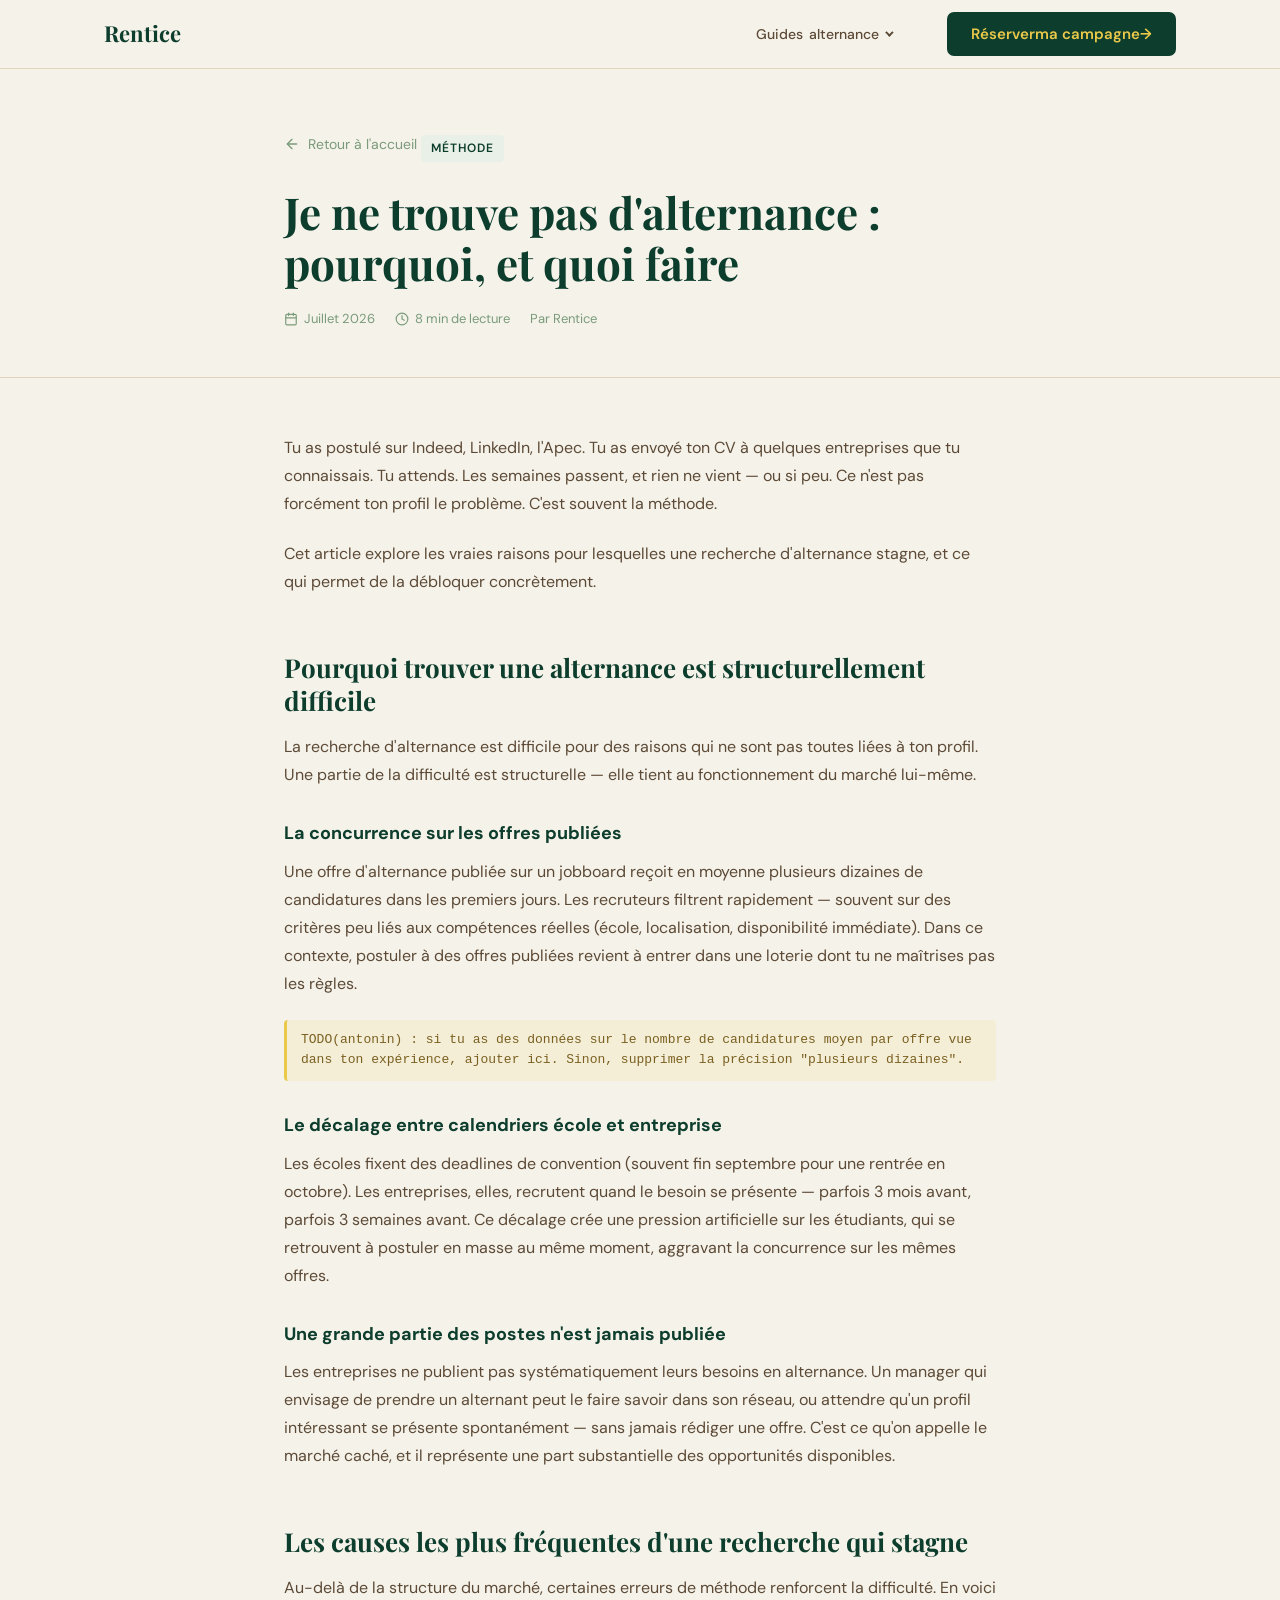
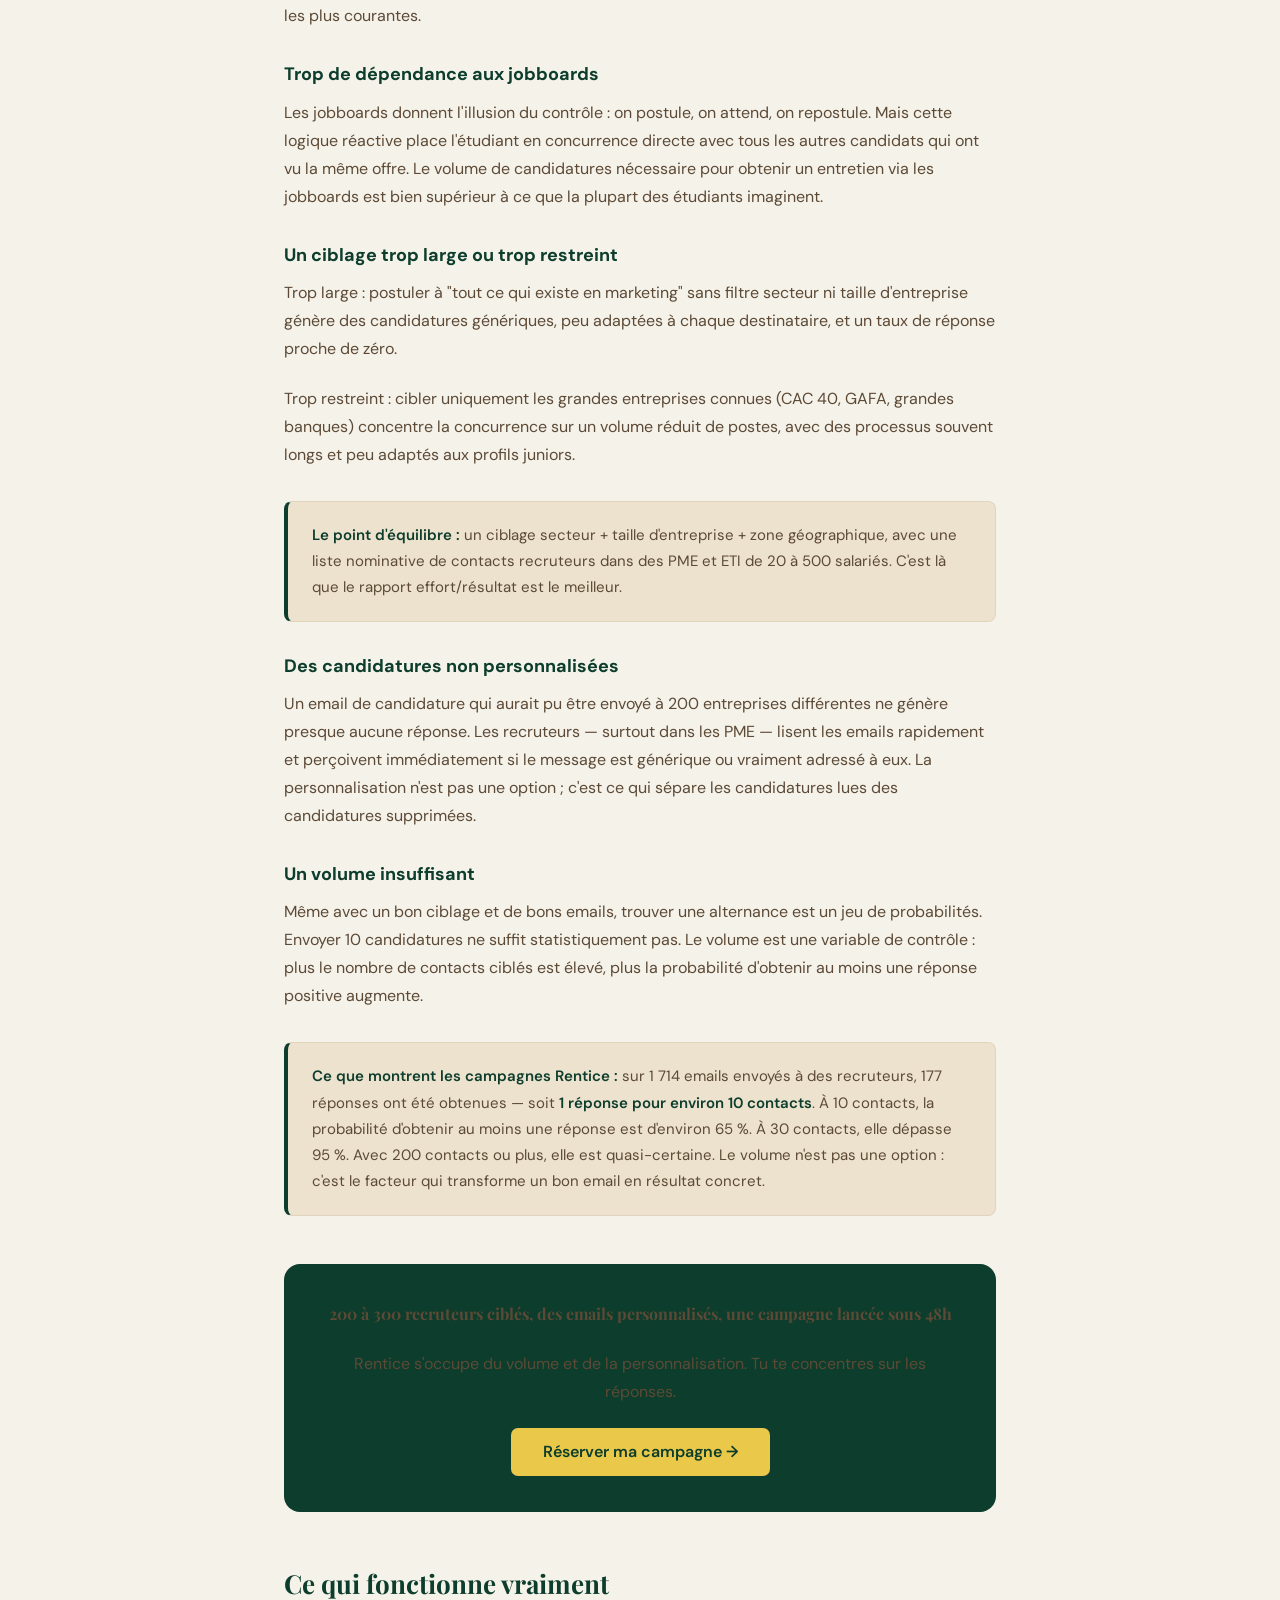
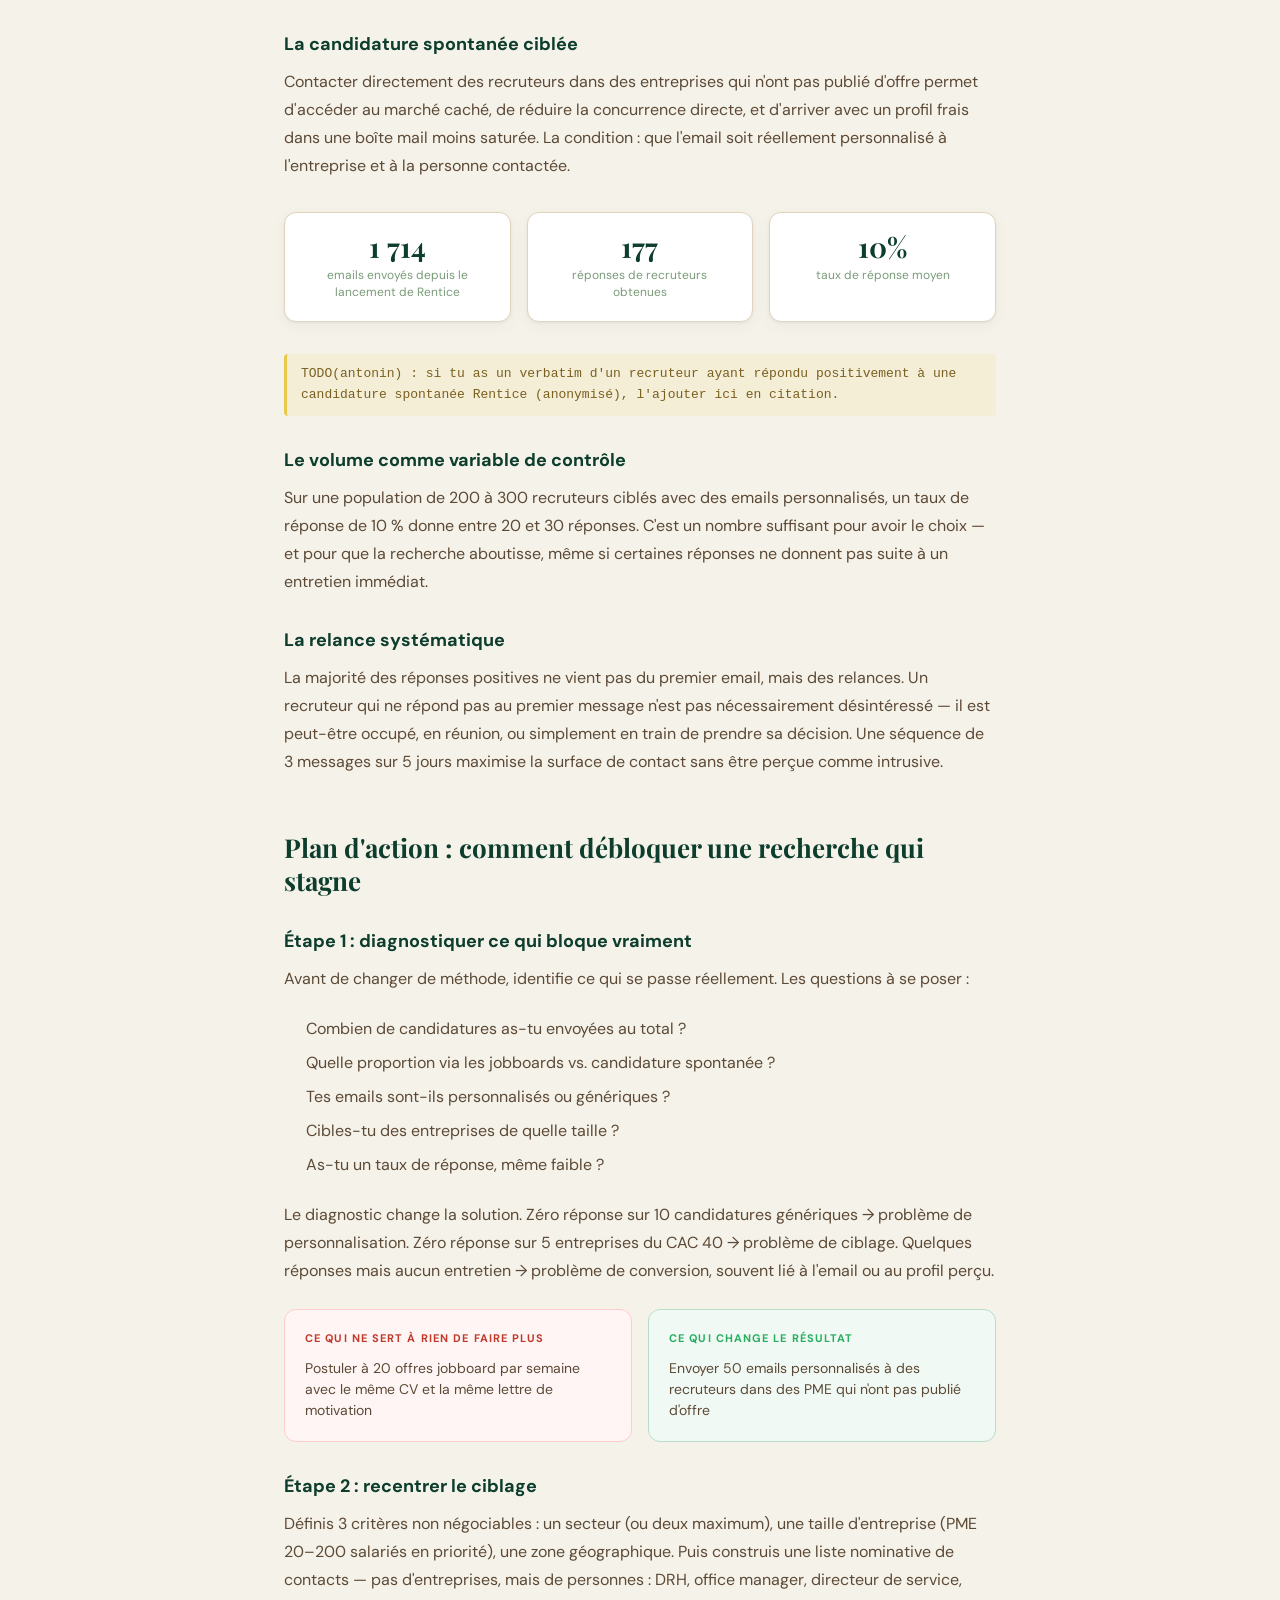
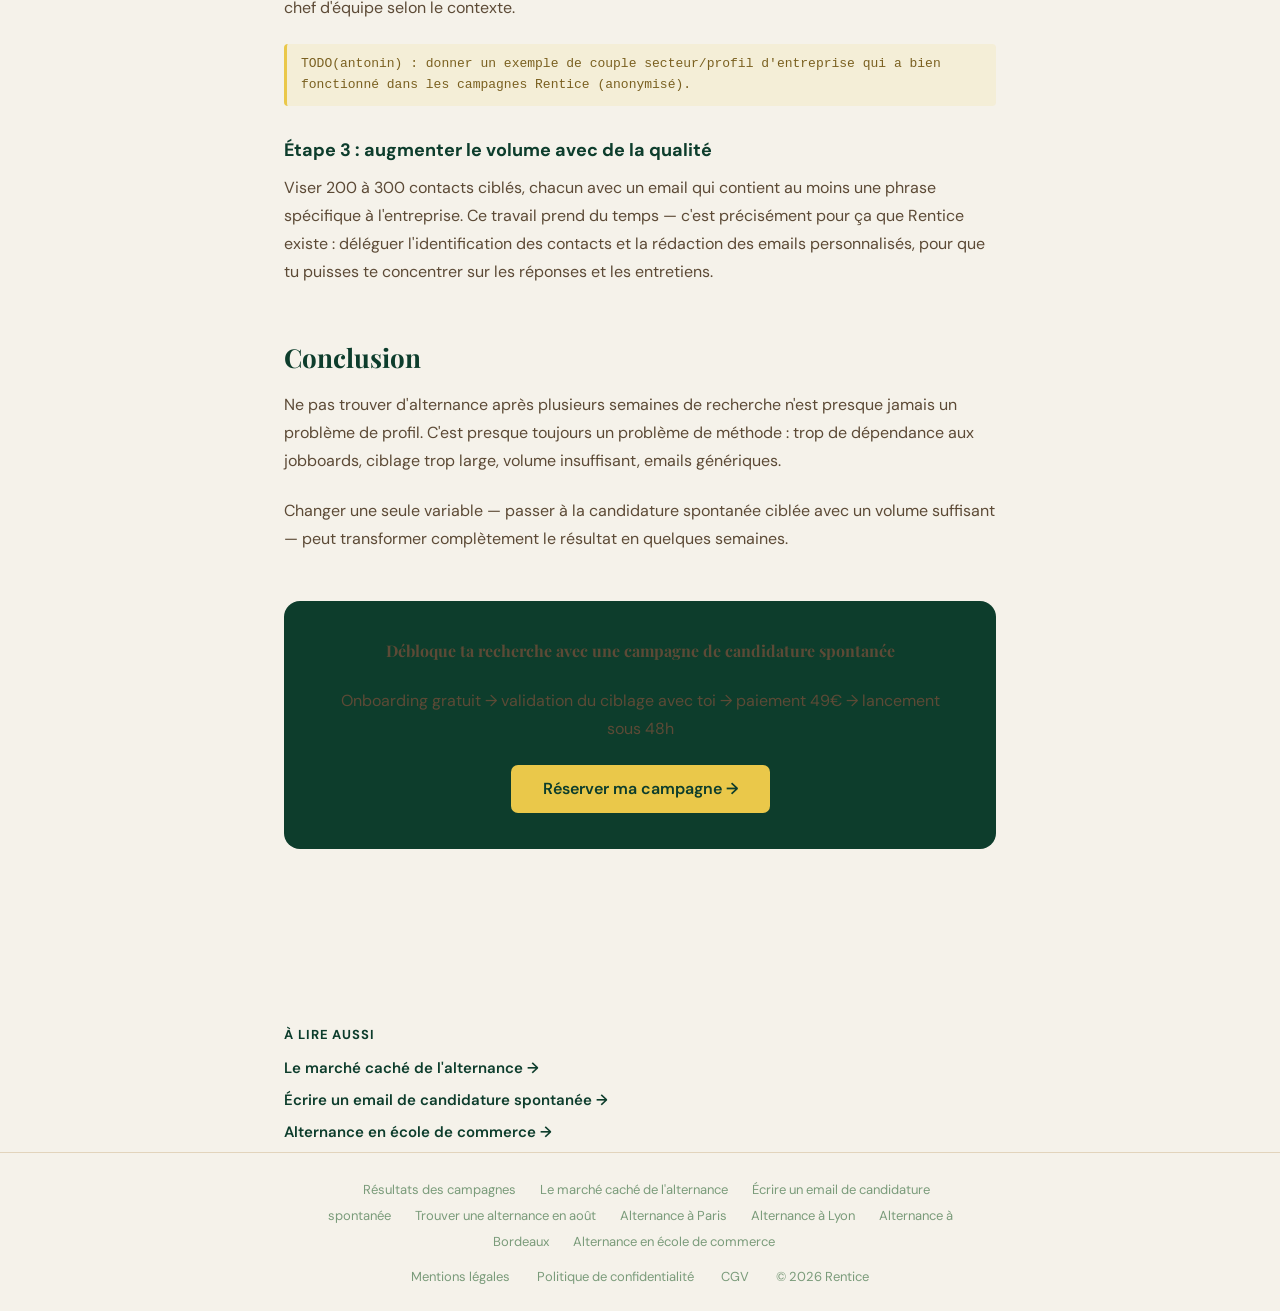
<file: je-ne-trouve-pas-d-alternance/index.html>
<!DOCTYPE html>
<html lang="fr">
<head>
  <meta charset="UTF-8" />
  <meta name="viewport" content="width=device-width, initial-scale=1.0" />
  <title>Je ne trouve pas d'alternance : pourquoi, et quoi faire | Rentice</title>
  <meta name="description" content="Tu cherches une alternance depuis plusieurs semaines sans résultat ? Voici les vraies causes d'une recherche qui stagne, et les leviers qui fonctionnent quand les jobboards ne suffisent plus." />
  <link rel="canonical" href="https://rentice.app/je-ne-trouve-pas-d-alternance/" />
  <meta name="robots" content="index, follow" />
  <meta property="og:title" content="Je ne trouve pas d'alternance : pourquoi, et quoi faire" />
  <meta property="og:description" content="Tu cherches une alternance depuis plusieurs semaines sans résultat ? Voici les vraies causes d'une recherche qui stagne, et les leviers qui fonctionnent quand les jobboards ne suffisent plus." />
  <meta property="og:type" content="article" />
  <meta property="og:url" content="https://rentice.app/je-ne-trouve-pas-d-alternance/" />
  <meta property="og:site_name" content="Rentice" />
  <script type="application/ld+json">
  {
    "@context": "https://schema.org",
    "@type": "Article",
    "headline": "Je ne trouve pas d'alternance : pourquoi, et quoi faire",
    "description": "Tu cherches une alternance depuis plusieurs semaines sans résultat ? Voici les vraies causes d'une recherche qui stagne, et les leviers qui fonctionnent quand les jobboards ne suffisent plus.",
    "author": {"@type": "Organization", "name": "Rentice", "url": "https://rentice.app"},
    "publisher": {"@type": "Organization", "name": "Rentice", "url": "https://rentice.app"},
    "datePublished": "2026-07-24",
    "dateModified": "2026-07-24",
    "url": "https://rentice.app/je-ne-trouve-pas-d-alternance/",
    "mainEntityOfPage": "https://rentice.app/je-ne-trouve-pas-d-alternance/"
  }
  </script>
  <link rel="preconnect" href="https://fonts.googleapis.com" />
  <link rel="preconnect" href="https://fonts.gstatic.com" crossorigin />
  <link rel="preload" as="style" href="https://fonts.googleapis.com/css2?family=Playfair+Display:wght@400;700&family=DM+Sans:ital,opsz,wght@0,9..40,300..700;1,9..40,300..700&display=swap" onload="this.onload=null;this.rel='stylesheet'" />
  <noscript><link rel="stylesheet" href="https://fonts.googleapis.com/css2?family=Playfair+Display:wght@400;700&family=DM+Sans:ital,opsz,wght@0,9..40,300..700;1,9..40,300..700&display=swap" /></noscript>
  <link rel="preload" as="style" href="/style.css" onload="this.onload=null;this.rel='stylesheet'" />
  <noscript><link rel="stylesheet" href="/style.css" /></noscript>
  <style>
    :root{--green-900:#0D3D2C;--green-800:#145238;--gold-400:#EAC84A;--cream-50:#F5F2EA;--cream-100:#EDE2CE;--cream-200:#E2D4BC;--cream-700:#5C4A36;--sage-500:#7A9B7A;--sage-100:#E8F0E8;--font-display:'Playfair Display',Georgia,serif;--font-body:'DM Sans',-apple-system,sans-serif;--radius-sm:7px;--radius-lg:16px;--transition:200ms ease-out;--shadow-card:0 1px 3px rgba(13,61,44,0.06),0 4px 16px rgba(13,61,44,0.04)}
    *,*::before,*::after{box-sizing:border-box;margin:0;padding:0}
    html{overflow-x:hidden}
    body{font-family:var(--font-body);background:var(--cream-50);color:var(--cream-700);line-height:1.6;-webkit-font-smoothing:antialiased}
    a{text-decoration:none;color:inherit}
    .container{width:100%;max-width:760px;margin:0 auto;padding:0 24px}
    .btn{display:inline-flex;align-items:center;justify-content:center;height:44px;padding:0 24px;border-radius:var(--radius-sm);font-family:var(--font-body);font-size:15px;font-weight:600;cursor:pointer;border:none;transition:background var(--transition);white-space:nowrap;text-decoration:none}
    .btn--primary{background:var(--green-900);color:var(--gold-400)}
    .btn--primary:hover{background:var(--green-800)}
    .btn--gold{background:var(--gold-400);color:var(--green-900)}
    .btn--gold:hover{opacity:0.9}
    .navbar{position:sticky;top:0;z-index:100;background:rgba(245,242,234,0.9);backdrop-filter:blur(12px);border-bottom:1px solid var(--cream-200)}
    .navbar__inner{display:flex;align-items:center;gap:32px;height:68px;max-width:1120px;margin:0 auto;padding:0 24px}
    .navbar__logo{flex-shrink:0;font-family:var(--font-display);font-size:22px;font-weight:700;color:var(--green-900)}
    .article-hero{padding:64px 0 48px;border-bottom:1px solid var(--cream-200)}
    .article-hero__back{display:inline-flex;align-items:center;gap:8px;font-size:14px;color:var(--sage-500);margin-bottom:32px;transition:color var(--transition)}
    .article-hero__back:hover{color:var(--green-900)}
    .article-hero__tag{display:inline-block;background:var(--sage-100);color:var(--green-900);font-size:12px;font-weight:600;letter-spacing:0.08em;text-transform:uppercase;padding:4px 10px;border-radius:4px;margin-bottom:20px}
    .article-hero__title{font-family:var(--font-display);font-size:clamp(28px,4.5vw,44px);font-weight:700;color:var(--green-900);line-height:1.15;margin-bottom:20px}
    .article-hero__meta{display:flex;align-items:center;gap:20px;font-size:13px;color:var(--sage-500)}
    .article-hero__meta span{display:flex;align-items:center;gap:6px}
    .article-body{padding:56px 0 96px}
    .article-body p{font-size:16px;line-height:1.75;color:var(--cream-700);margin-bottom:22px}
    .article-body h2{font-family:var(--font-display);font-size:26px;font-weight:700;color:var(--green-900);margin:56px 0 16px;line-height:1.25}
    .article-body h3{font-size:18px;font-weight:700;color:var(--green-900);margin:32px 0 12px;line-height:1.35}
    .article-body ul,.article-body ol{margin:0 0 22px 22px;font-size:16px;line-height:1.75;color:var(--cream-700)}
    .article-body li{margin-bottom:6px}
    .article-body strong{color:var(--green-900);font-weight:600}
    .callout{background:var(--cream-100);border:1px solid var(--cream-200);border-left:4px solid var(--green-900);border-radius:8px;padding:20px 24px;margin:32px 0}
    .callout p{margin-bottom:0;font-size:15px}
    .article-cta{background:var(--green-900);border-radius:var(--radius-lg);padding:36px 40px;margin:48px 0;text-align:center}
    .article-cta__title{font-family:var(--font-display);font-size:22px;font-weight:700;color:#F5F2EA;margin-bottom:10px;line-height:1.3}
    .article-cta__sub{font-size:14px;color:rgba(245,242,234,0.65);margin-bottom:24px}
    .article-cta .btn--gold{height:48px;font-size:16px;padding:0 32px}
    .article-todo{background:rgba(234,200,74,0.12);border-left:3px solid var(--gold-400);padding:10px 14px;border-radius:4px;font-size:13px;color:#7a6020;margin:16px 0 22px;font-family:monospace}
    .data-highlight{display:grid;grid-template-columns:repeat(3,1fr);gap:16px;margin:32px 0}
    .data-highlight__item{background:#fff;border:1px solid var(--cream-200);border-radius:12px;padding:20px;text-align:center;box-shadow:var(--shadow-card)}
    .data-highlight__num{font-family:var(--font-display);font-size:28px;font-weight:700;color:var(--green-900);display:block;line-height:1}
    .data-highlight__label{font-size:12px;color:var(--sage-500);margin-top:6px;display:block;line-height:1.4}
    .diagnostic-grid{display:grid;grid-template-columns:1fr 1fr;gap:16px;margin:24px 0}
    .diagnostic-card{border-radius:12px;padding:20px;border:1px solid var(--cream-200)}
    .diagnostic-card--stop{background:#fff5f5;border-color:#fcc}
    .diagnostic-card--go{background:#f0f9f4;border-color:#b8ddc8}
    .diagnostic-card__label{font-size:11px;font-weight:700;letter-spacing:0.1em;text-transform:uppercase;margin-bottom:10px}
    .diagnostic-card--stop .diagnostic-card__label{color:#c0392b}
    .diagnostic-card--go .diagnostic-card__label{color:#27ae60}
    .diagnostic-card p{font-size:14px;margin-bottom:0;line-height:1.5}
    @media(max-width:600px){.data-highlight{grid-template-columns:1fr}.article-cta{padding:28px 20px}.diagnostic-grid{grid-template-columns:1fr}}
    .footer-mini{border-top:1px solid var(--cream-200);padding:24px 0;text-align:center;font-size:13px;color:var(--sage-500)}
  </style>
</head>
<body>

  <header class="navbar">
    <div class="navbar__inner">
      <a href="/" class="navbar__logo">Rentice</a>
      <span style="margin-left:auto"></span><details class="guides"><summary>Guides<span class="guides__long"> alternance</span></summary><div class="guides__menu"><a href="/je-ne-trouve-pas-d-alternance/">Je ne trouve pas d'alternance</a><a href="/marche-cache-alternance/">Le marché caché de l'alternance</a><a href="/email-candidature-spontanee-alternance/">Écrire un email de candidature spontanée</a><a href="/trouver-alternance-en-aout/">Trouver une alternance en août</a><a href="/alternance-ecole-de-commerce/">Alternance en école de commerce</a><a href="/alternance-paris/">Alternance à Paris</a><a href="/alternance-lyon/">Alternance à Lyon</a><a href="/alternance-bordeaux/">Alternance à Bordeaux</a><a href="/resultats/">Résultats des campagnes</a></div></details>
      <a href="https://form.jotform.com/261302830869055" target="_blank" rel="noopener noreferrer" class="btn btn--primary">Réserver<span class="cta-long"> ma campagne</span> →</a>
    </div>
  </header>

  <div class="article-hero">
    <div class="container">
      <a href="/" class="article-hero__back">
        <svg width="16" height="16" viewBox="0 0 24 24" fill="none" stroke="currentColor" stroke-width="2" stroke-linecap="round" stroke-linejoin="round"><line x1="19" y1="12" x2="5" y2="12"/><polyline points="12 19 5 12 12 5"/></svg>
        Retour à l'accueil
      </a>
      <div class="article-hero__tag">Méthode</div>
      <h1 class="article-hero__title">Je ne trouve pas d'alternance : pourquoi, et quoi faire</h1>
      <div class="article-hero__meta">
        <span>
          <svg width="14" height="14" viewBox="0 0 24 24" fill="none" stroke="currentColor" stroke-width="2" stroke-linecap="round" stroke-linejoin="round"><rect x="3" y="4" width="18" height="18" rx="2" ry="2"/><line x1="16" y1="2" x2="16" y2="6"/><line x1="8" y1="2" x2="8" y2="6"/><line x1="3" y1="10" x2="21" y2="10"/></svg>
          Juillet 2026
        </span>
        <span>
          <svg width="14" height="14" viewBox="0 0 24 24" fill="none" stroke="currentColor" stroke-width="2" stroke-linecap="round" stroke-linejoin="round"><circle cx="12" cy="12" r="10"/><polyline points="12 6 12 12 16 14"/></svg>
          8 min de lecture
        </span>
        <span>Par Rentice</span>
      </div>
    </div>
  </div>

  <main class="article-body">
    <div class="container">

      <p>Tu as postulé sur Indeed, LinkedIn, l'Apec. Tu as envoyé ton CV à quelques entreprises que tu connaissais. Tu attends. Les semaines passent, et rien ne vient — ou si peu. Ce n'est pas forcément ton profil le problème. C'est souvent la méthode.</p>

      <p>Cet article explore les vraies raisons pour lesquelles une recherche d'alternance stagne, et ce qui permet de la débloquer concrètement.</p>

      <h2>Pourquoi trouver une alternance est structurellement difficile</h2>

      <p>La recherche d'alternance est difficile pour des raisons qui ne sont pas toutes liées à ton profil. Une partie de la difficulté est structurelle — elle tient au fonctionnement du marché lui-même.</p>

      <h3>La concurrence sur les offres publiées</h3>
      <p>Une offre d'alternance publiée sur un jobboard reçoit en moyenne plusieurs dizaines de candidatures dans les premiers jours. Les recruteurs filtrent rapidement — souvent sur des critères peu liés aux compétences réelles (école, localisation, disponibilité immédiate). Dans ce contexte, postuler à des offres publiées revient à entrer dans une loterie dont tu ne maîtrises pas les règles.</p>

      <div class="article-todo">TODO(antonin) : si tu as des données sur le nombre de candidatures moyen par offre vue dans ton expérience, ajouter ici. Sinon, supprimer la précision "plusieurs dizaines".</div>

      <h3>Le décalage entre calendriers école et entreprise</h3>
      <p>Les écoles fixent des deadlines de convention (souvent fin septembre pour une rentrée en octobre). Les entreprises, elles, recrutent quand le besoin se présente — parfois 3 mois avant, parfois 3 semaines avant. Ce décalage crée une pression artificielle sur les étudiants, qui se retrouvent à postuler en masse au même moment, aggravant la concurrence sur les mêmes offres.</p>

      <h3>Une grande partie des postes n'est jamais publiée</h3>
      <p>Les entreprises ne publient pas systématiquement leurs besoins en alternance. Un manager qui envisage de prendre un alternant peut le faire savoir dans son réseau, ou attendre qu'un profil intéressant se présente spontanément — sans jamais rédiger une offre. C'est ce qu'on appelle le marché caché, et il représente une part substantielle des opportunités disponibles.</p>

      <h2>Les causes les plus fréquentes d'une recherche qui stagne</h2>

      <p>Au-delà de la structure du marché, certaines erreurs de méthode renforcent la difficulté. En voici les plus courantes.</p>

      <h3>Trop de dépendance aux jobboards</h3>
      <p>Les jobboards donnent l'illusion du contrôle : on postule, on attend, on repostule. Mais cette logique réactive place l'étudiant en concurrence directe avec tous les autres candidats qui ont vu la même offre. Le volume de candidatures nécessaire pour obtenir un entretien via les jobboards est bien supérieur à ce que la plupart des étudiants imaginent.</p>

      <h3>Un ciblage trop large ou trop restreint</h3>
      <p>Trop large : postuler à "tout ce qui existe en marketing" sans filtre secteur ni taille d'entreprise génère des candidatures génériques, peu adaptées à chaque destinataire, et un taux de réponse proche de zéro.</p>
      <p>Trop restreint : cibler uniquement les grandes entreprises connues (CAC 40, GAFA, grandes banques) concentre la concurrence sur un volume réduit de postes, avec des processus souvent longs et peu adaptés aux profils juniors.</p>

      <div class="callout">
        <p><strong>Le point d'équilibre :</strong> un ciblage secteur + taille d'entreprise + zone géographique, avec une liste nominative de contacts recruteurs dans des PME et ETI de 20 à 500 salariés. C'est là que le rapport effort/résultat est le meilleur.</p>
      </div>

      <h3>Des candidatures non personnalisées</h3>
      <p>Un email de candidature qui aurait pu être envoyé à 200 entreprises différentes ne génère presque aucune réponse. Les recruteurs — surtout dans les PME — lisent les emails rapidement et perçoivent immédiatement si le message est générique ou vraiment adressé à eux. La personnalisation n'est pas une option ; c'est ce qui sépare les candidatures lues des candidatures supprimées.</p>

      <h3>Un volume insuffisant</h3>
      <p>Même avec un bon ciblage et de bons emails, trouver une alternance est un jeu de probabilités. Envoyer 10 candidatures ne suffit statistiquement pas. Le volume est une variable de contrôle : plus le nombre de contacts ciblés est élevé, plus la probabilité d'obtenir au moins une réponse positive augmente.</p>

      <div class="callout">
        <p><strong>Ce que montrent les campagnes Rentice :</strong> sur 1 714 emails envoyés à des recruteurs, 177 réponses ont été obtenues — soit <strong>1 réponse pour environ 10 contacts</strong>. À 10 contacts, la probabilité d'obtenir au moins une réponse est d'environ 65 %. À 30 contacts, elle dépasse 95 %. Avec 200 contacts ou plus, elle est quasi-certaine. Le volume n'est pas une option : c'est le facteur qui transforme un bon email en résultat concret.</p>
      </div>

      <!-- MID-CTA -->
      <div class="article-cta">
        <p class="article-cta__title">200 à 300 recruteurs ciblés, des emails personnalisés, une campagne lancée sous 48h</p>
        <p class="article-cta__sub">Rentice s'occupe du volume et de la personnalisation. Tu te concentres sur les réponses.</p>
        <a href="https://form.jotform.com/261302830869055" target="_blank" rel="noopener noreferrer" class="btn btn--gold">Réserver ma campagne →</a>
      </div>

      <h2>Ce qui fonctionne vraiment</h2>

      <h3>La candidature spontanée ciblée</h3>
      <p>Contacter directement des recruteurs dans des entreprises qui n'ont pas publié d'offre permet d'accéder au marché caché, de réduire la concurrence directe, et d'arriver avec un profil frais dans une boîte mail moins saturée. La condition : que l'email soit réellement personnalisé à l'entreprise et à la personne contactée.</p>

      <div class="data-highlight">
        <div class="data-highlight__item">
          <span class="data-highlight__num">1 714</span>
          <span class="data-highlight__label">emails envoyés depuis le lancement de Rentice</span>
        </div>
        <div class="data-highlight__item">
          <span class="data-highlight__num">177</span>
          <span class="data-highlight__label">réponses de recruteurs obtenues</span>
        </div>
        <div class="data-highlight__item">
          <span class="data-highlight__num">10%</span>
          <span class="data-highlight__label">taux de réponse moyen</span>
        </div>
      </div>

      <div class="article-todo">TODO(antonin) : si tu as un verbatim d'un recruteur ayant répondu positivement à une candidature spontanée Rentice (anonymisé), l'ajouter ici en citation.</div>

      <h3>Le volume comme variable de contrôle</h3>
      <p>Sur une population de 200 à 300 recruteurs ciblés avec des emails personnalisés, un taux de réponse de 10 % donne entre 20 et 30 réponses. C'est un nombre suffisant pour avoir le choix — et pour que la recherche aboutisse, même si certaines réponses ne donnent pas suite à un entretien immédiat.</p>

      <h3>La relance systématique</h3>
      <p>La majorité des réponses positives ne vient pas du premier email, mais des relances. Un recruteur qui ne répond pas au premier message n'est pas nécessairement désintéressé — il est peut-être occupé, en réunion, ou simplement en train de prendre sa décision. Une séquence de 3 messages sur 5 jours maximise la surface de contact sans être perçue comme intrusive.</p>

      <h2>Plan d'action : comment débloquer une recherche qui stagne</h2>

      <h3>Étape 1 : diagnostiquer ce qui bloque vraiment</h3>
      <p>Avant de changer de méthode, identifie ce qui se passe réellement. Les questions à se poser :</p>
      <ul>
        <li>Combien de candidatures as-tu envoyées au total ?</li>
        <li>Quelle proportion via les jobboards vs. candidature spontanée ?</li>
        <li>Tes emails sont-ils personnalisés ou génériques ?</li>
        <li>Cibles-tu des entreprises de quelle taille ?</li>
        <li>As-tu un taux de réponse, même faible ?</li>
      </ul>
      <p>Le diagnostic change la solution. Zéro réponse sur 10 candidatures génériques → problème de personnalisation. Zéro réponse sur 5 entreprises du CAC 40 → problème de ciblage. Quelques réponses mais aucun entretien → problème de conversion, souvent lié à l'email ou au profil perçu.</p>

      <div class="diagnostic-grid">
        <div class="diagnostic-card diagnostic-card--stop">
          <div class="diagnostic-card__label">Ce qui ne sert à rien de faire plus</div>
          <p>Postuler à 20 offres jobboard par semaine avec le même CV et la même lettre de motivation</p>
        </div>
        <div class="diagnostic-card diagnostic-card--go">
          <div class="diagnostic-card__label">Ce qui change le résultat</div>
          <p>Envoyer 50 emails personnalisés à des recruteurs dans des PME qui n'ont pas publié d'offre</p>
        </div>
      </div>

      <h3>Étape 2 : recentrer le ciblage</h3>
      <p>Définis 3 critères non négociables : un secteur (ou deux maximum), une taille d'entreprise (PME 20–200 salariés en priorité), une zone géographique. Puis construis une liste nominative de contacts — pas d'entreprises, mais de personnes : DRH, office manager, directeur de service, chef d'équipe selon le contexte.</p>

      <div class="article-todo">TODO(antonin) : donner un exemple de couple secteur/profil d'entreprise qui a bien fonctionné dans les campagnes Rentice (anonymisé).</div>

      <h3>Étape 3 : augmenter le volume avec de la qualité</h3>
      <p>Viser 200 à 300 contacts ciblés, chacun avec un email qui contient au moins une phrase spécifique à l'entreprise. Ce travail prend du temps — c'est précisément pour ça que Rentice existe : déléguer l'identification des contacts et la rédaction des emails personnalisés, pour que tu puisses te concentrer sur les réponses et les entretiens.</p>

      <h2>Conclusion</h2>

      <p>Ne pas trouver d'alternance après plusieurs semaines de recherche n'est presque jamais un problème de profil. C'est presque toujours un problème de méthode : trop de dépendance aux jobboards, ciblage trop large, volume insuffisant, emails génériques.</p>

      <p>Changer une seule variable — passer à la candidature spontanée ciblée avec un volume suffisant — peut transformer complètement le résultat en quelques semaines.</p>

      <!-- END-CTA -->
      <div class="article-cta">
        <p class="article-cta__title">Débloque ta recherche avec une campagne de candidature spontanée</p>
        <p class="article-cta__sub">Onboarding gratuit → validation du ciblage avec toi → paiement 49€ → lancement sous 48h</p>
        <a href="https://form.jotform.com/261302830869055" target="_blank" rel="noopener noreferrer" class="btn btn--gold">Réserver ma campagne →</a>
      </div>

    </div>
  </main>

  <nav aria-label="À lire aussi" style="max-width:760px;margin:0 auto;padding:32px 24px 8px">
    <p style="font-size:13px;font-weight:700;color:var(--green-900);text-transform:uppercase;letter-spacing:0.07em;margin-bottom:10px">À lire aussi</p>
    <ul style="list-style:none;display:flex;flex-direction:column;gap:8px;font-size:15px"><li><a href="/marche-cache-alternance/" style="color:var(--green-900);font-weight:600">Le marché caché de l'alternance →</a></li><li><a href="/email-candidature-spontanee-alternance/" style="color:var(--green-900);font-weight:600">Écrire un email de candidature spontanée →</a></li><li><a href="/alternance-ecole-de-commerce/" style="color:var(--green-900);font-weight:600">Alternance en école de commerce →</a></li></ul>
  </nav>

  <footer class="footer-mini">
    <div class="container">
      <nav aria-label="Guides alternance" style="margin-bottom:12px;line-height:2"><a href="/resultats/" style="margin:0 12px;color:inherit">Résultats des campagnes</a><a href="/marche-cache-alternance/" style="margin:0 12px;color:inherit">Le marché caché de l'alternance</a><a href="/email-candidature-spontanee-alternance/" style="margin:0 12px;color:inherit">Écrire un email de candidature spontanée</a><a href="/trouver-alternance-en-aout/" style="margin:0 12px;color:inherit">Trouver une alternance en août</a><a href="/alternance-paris/" style="margin:0 12px;color:inherit">Alternance à Paris</a><a href="/alternance-lyon/" style="margin:0 12px;color:inherit">Alternance à Lyon</a><a href="/alternance-bordeaux/" style="margin:0 12px;color:inherit">Alternance à Bordeaux</a><a href="/alternance-ecole-de-commerce/" style="margin:0 12px;color:inherit">Alternance en école de commerce</a></nav>
      <a href="/mentions-legales/" style="margin:0 12px;color:inherit">Mentions légales</a>
      <a href="/politique-de-confidentialite/" style="margin:0 12px;color:inherit">Politique de confidentialité</a>
      <a href="/cgv/" style="margin:0 12px;color:inherit">CGV</a>
      <span style="margin:0 12px">© 2026 Rentice</span>
    </div>
  </footer>

</body>
</html>
</file>
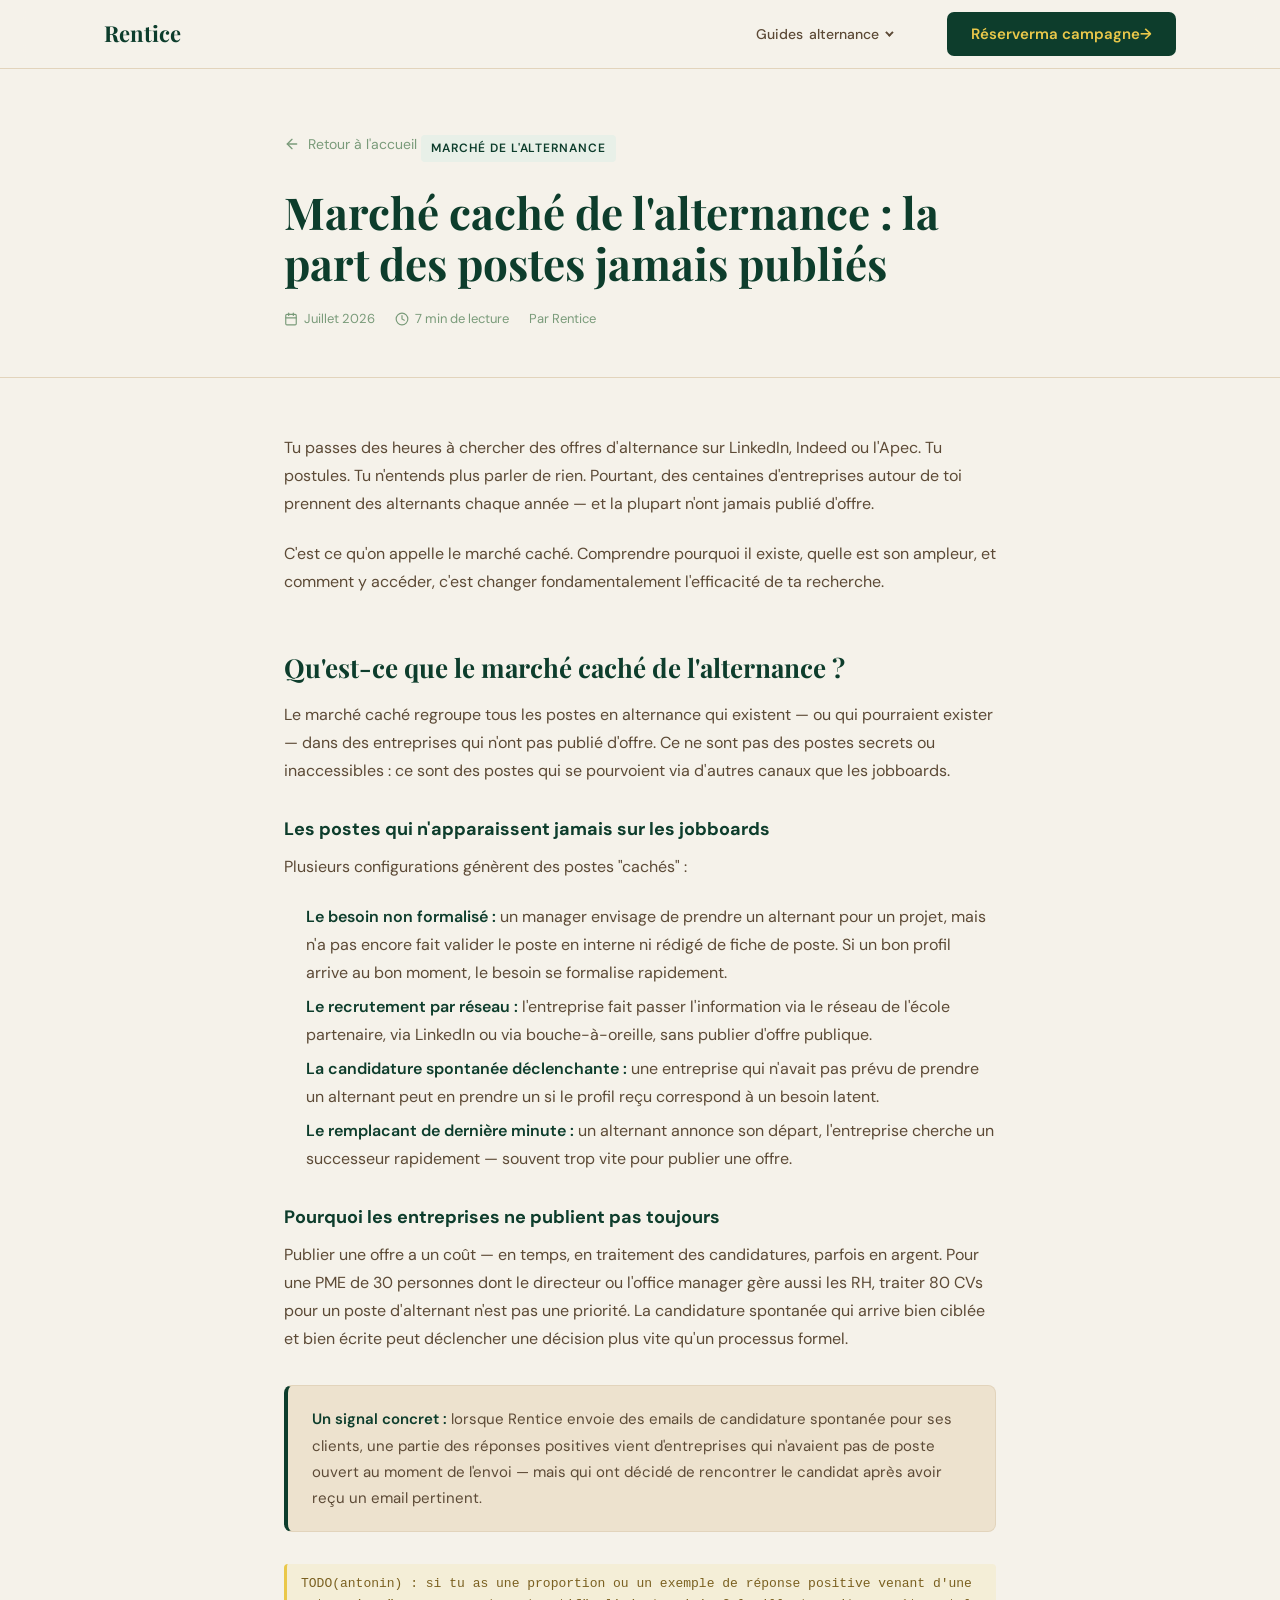
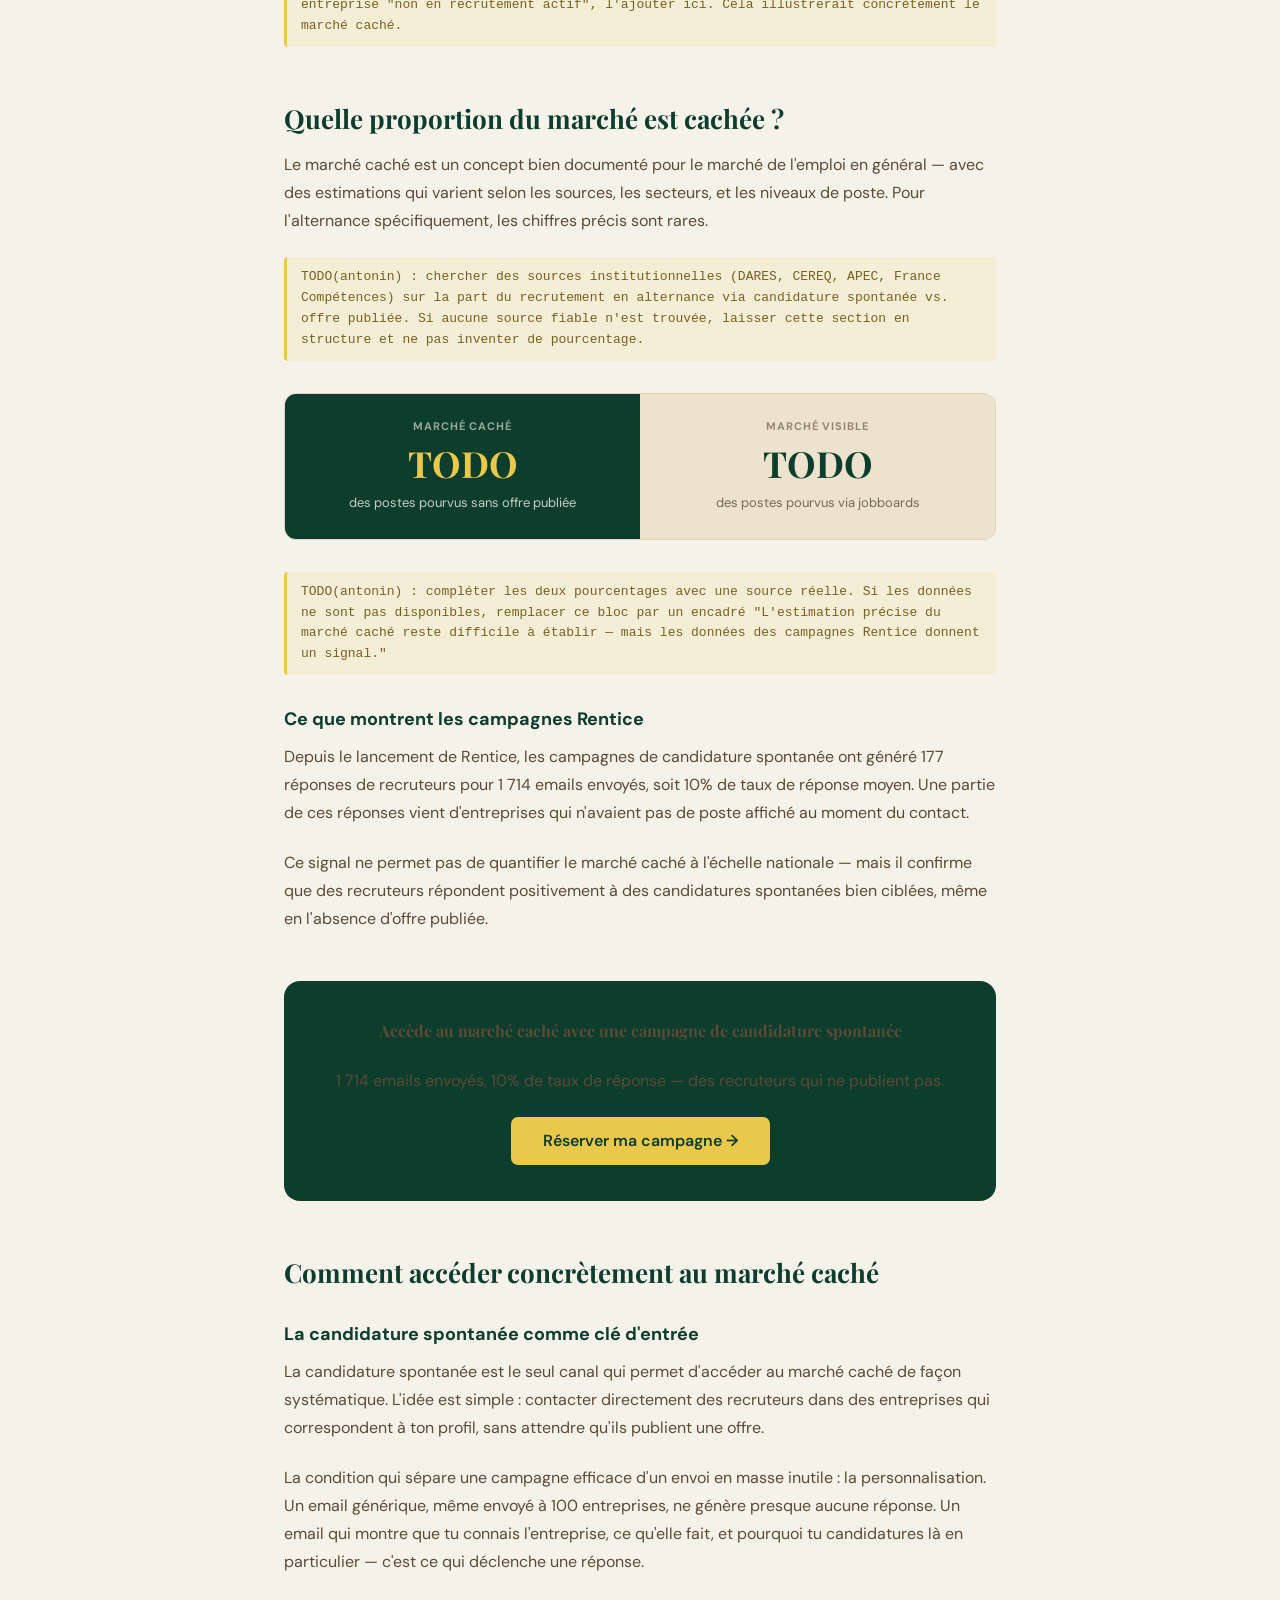
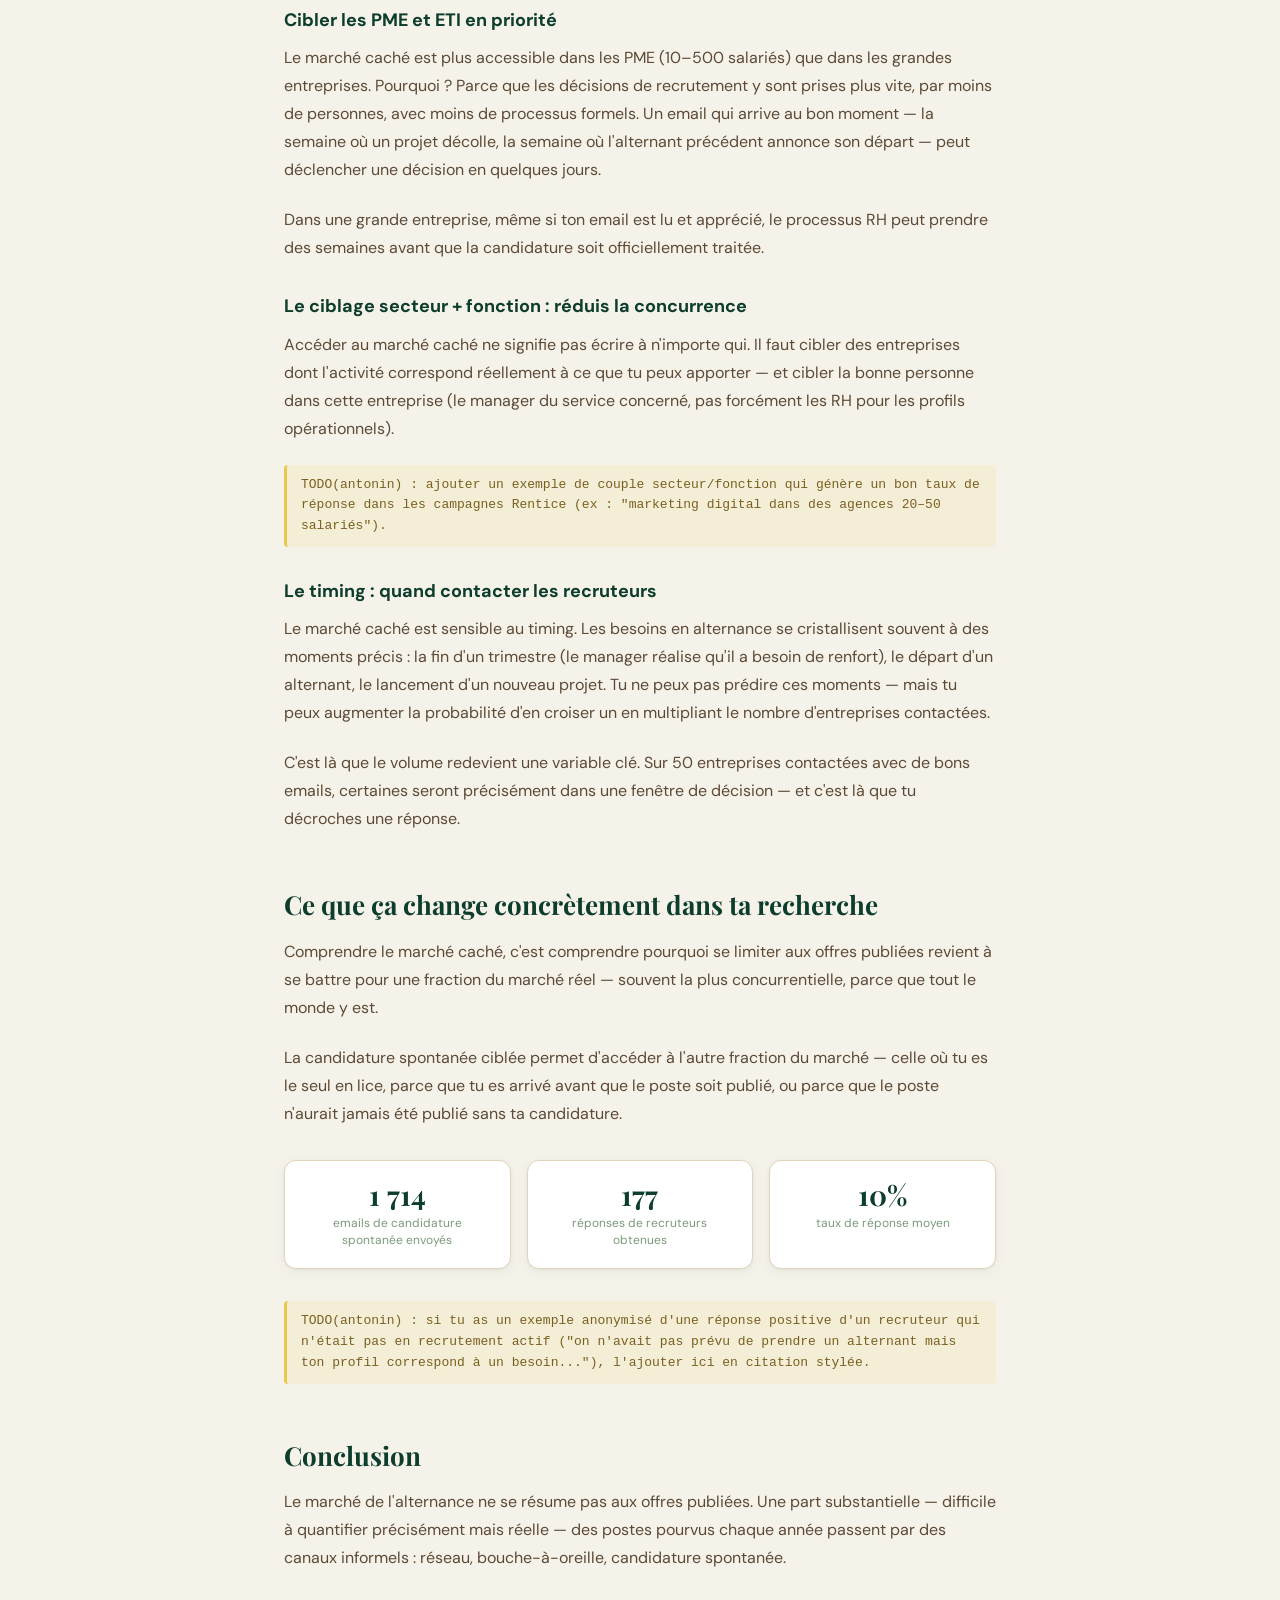
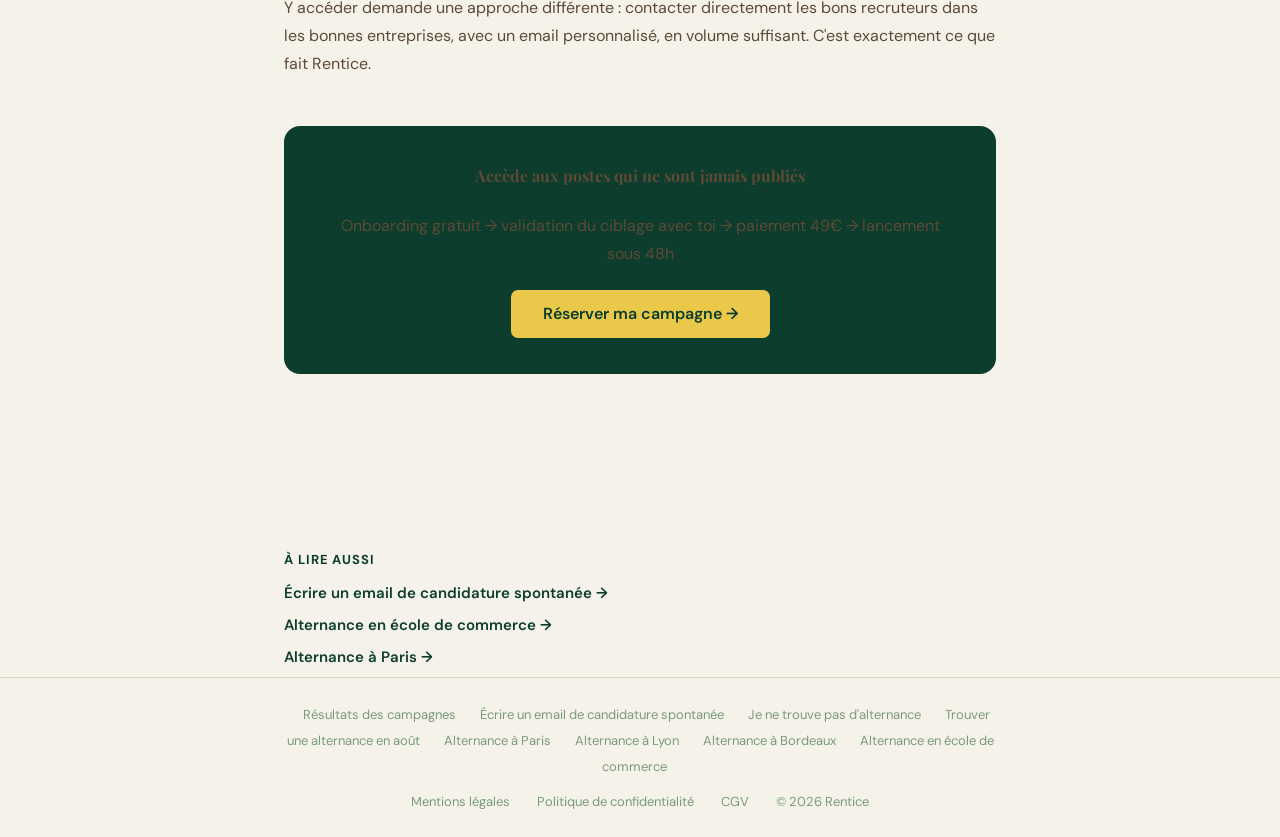
<file: marche-cache-alternance/index.html>
<!DOCTYPE html>
<html lang="fr">
<head>
  <meta charset="UTF-8" />
  <meta name="viewport" content="width=device-width, initial-scale=1.0" />
  <title>Marché caché de l'alternance : la part des postes jamais publiés | Rentice</title>
  <meta name="description" content="Une grande partie des postes en alternance ne sont jamais publiés sur les jobboards. Comprendre le marché caché de l'alternance, c'est comprendre pourquoi la candidature spontanée change tout." />
  <link rel="canonical" href="https://rentice.app/marche-cache-alternance/" />
  <meta name="robots" content="index, follow" />
  <meta property="og:title" content="Marché caché de l'alternance : la part des postes jamais publiés" />
  <meta property="og:description" content="Une grande partie des postes en alternance ne sont jamais publiés sur les jobboards. Comprendre le marché caché de l'alternance, c'est comprendre pourquoi la candidature spontanée change tout." />
  <meta property="og:type" content="article" />
  <meta property="og:url" content="https://rentice.app/marche-cache-alternance/" />
  <meta property="og:site_name" content="Rentice" />
  <script type="application/ld+json">
  {
    "@context": "https://schema.org",
    "@type": "Article",
    "headline": "Marché caché de l'alternance : la part des postes jamais publiés",
    "description": "Une grande partie des postes en alternance ne sont jamais publiés sur les jobboards. Comprendre le marché caché de l'alternance, c'est comprendre pourquoi la candidature spontanée change tout.",
    "author": {"@type": "Organization", "name": "Rentice", "url": "https://rentice.app"},
    "publisher": {"@type": "Organization", "name": "Rentice", "url": "https://rentice.app"},
    "datePublished": "2026-07-24",
    "dateModified": "2026-07-24",
    "url": "https://rentice.app/marche-cache-alternance/",
    "mainEntityOfPage": "https://rentice.app/marche-cache-alternance/"
  }
  </script>
  <link rel="preconnect" href="https://fonts.googleapis.com" />
  <link rel="preconnect" href="https://fonts.gstatic.com" crossorigin />
  <link rel="preload" as="style" href="https://fonts.googleapis.com/css2?family=Playfair+Display:wght@400;700&family=DM+Sans:ital,opsz,wght@0,9..40,300..700;1,9..40,300..700&display=swap" onload="this.onload=null;this.rel='stylesheet'" />
  <noscript><link rel="stylesheet" href="https://fonts.googleapis.com/css2?family=Playfair+Display:wght@400;700&family=DM+Sans:ital,opsz,wght@0,9..40,300..700;1,9..40,300..700&display=swap" /></noscript>
  <link rel="preload" as="style" href="/style.css" onload="this.onload=null;this.rel='stylesheet'" />
  <noscript><link rel="stylesheet" href="/style.css" /></noscript>
  <style>
    :root{--green-900:#0D3D2C;--green-800:#145238;--gold-400:#EAC84A;--cream-50:#F5F2EA;--cream-100:#EDE2CE;--cream-200:#E2D4BC;--cream-700:#5C4A36;--sage-500:#7A9B7A;--sage-100:#E8F0E8;--font-display:'Playfair Display',Georgia,serif;--font-body:'DM Sans',-apple-system,sans-serif;--radius-sm:7px;--radius-lg:16px;--transition:200ms ease-out;--shadow-card:0 1px 3px rgba(13,61,44,0.06),0 4px 16px rgba(13,61,44,0.04)}
    *,*::before,*::after{box-sizing:border-box;margin:0;padding:0}
    html{overflow-x:hidden}
    body{font-family:var(--font-body);background:var(--cream-50);color:var(--cream-700);line-height:1.6;-webkit-font-smoothing:antialiased}
    a{text-decoration:none;color:inherit}
    .container{width:100%;max-width:760px;margin:0 auto;padding:0 24px}
    .btn{display:inline-flex;align-items:center;justify-content:center;height:44px;padding:0 24px;border-radius:var(--radius-sm);font-family:var(--font-body);font-size:15px;font-weight:600;cursor:pointer;border:none;transition:background var(--transition);white-space:nowrap;text-decoration:none}
    .btn--primary{background:var(--green-900);color:var(--gold-400)}
    .btn--primary:hover{background:var(--green-800)}
    .btn--gold{background:var(--gold-400);color:var(--green-900)}
    .btn--gold:hover{opacity:0.9}
    .navbar{position:sticky;top:0;z-index:100;background:rgba(245,242,234,0.9);backdrop-filter:blur(12px);border-bottom:1px solid var(--cream-200)}
    .navbar__inner{display:flex;align-items:center;gap:32px;height:68px;max-width:1120px;margin:0 auto;padding:0 24px}
    .navbar__logo{flex-shrink:0;font-family:var(--font-display);font-size:22px;font-weight:700;color:var(--green-900)}
    .article-hero{padding:64px 0 48px;border-bottom:1px solid var(--cream-200)}
    .article-hero__back{display:inline-flex;align-items:center;gap:8px;font-size:14px;color:var(--sage-500);margin-bottom:32px;transition:color var(--transition)}
    .article-hero__back:hover{color:var(--green-900)}
    .article-hero__tag{display:inline-block;background:var(--sage-100);color:var(--green-900);font-size:12px;font-weight:600;letter-spacing:0.08em;text-transform:uppercase;padding:4px 10px;border-radius:4px;margin-bottom:20px}
    .article-hero__title{font-family:var(--font-display);font-size:clamp(28px,4.5vw,44px);font-weight:700;color:var(--green-900);line-height:1.15;margin-bottom:20px}
    .article-hero__meta{display:flex;align-items:center;gap:20px;font-size:13px;color:var(--sage-500)}
    .article-hero__meta span{display:flex;align-items:center;gap:6px}
    .article-body{padding:56px 0 96px}
    .article-body p{font-size:16px;line-height:1.75;color:var(--cream-700);margin-bottom:22px}
    .article-body h2{font-family:var(--font-display);font-size:26px;font-weight:700;color:var(--green-900);margin:56px 0 16px;line-height:1.25}
    .article-body h3{font-size:18px;font-weight:700;color:var(--green-900);margin:32px 0 12px;line-height:1.35}
    .article-body ul,.article-body ol{margin:0 0 22px 22px;font-size:16px;line-height:1.75;color:var(--cream-700)}
    .article-body li{margin-bottom:6px}
    .article-body strong{color:var(--green-900);font-weight:600}
    .callout{background:var(--cream-100);border:1px solid var(--cream-200);border-left:4px solid var(--green-900);border-radius:8px;padding:20px 24px;margin:32px 0}
    .callout p{margin-bottom:0;font-size:15px}
    .article-cta{background:var(--green-900);border-radius:var(--radius-lg);padding:36px 40px;margin:48px 0;text-align:center}
    .article-cta__title{font-family:var(--font-display);font-size:22px;font-weight:700;color:#F5F2EA;margin-bottom:10px;line-height:1.3}
    .article-cta__sub{font-size:14px;color:rgba(245,242,234,0.65);margin-bottom:24px}
    .article-cta .btn--gold{height:48px;font-size:16px;padding:0 32px}
    .article-todo{background:rgba(234,200,74,0.12);border-left:3px solid var(--gold-400);padding:10px 14px;border-radius:4px;font-size:13px;color:#7a6020;margin:16px 0 22px;font-family:monospace}
    .data-highlight{display:grid;grid-template-columns:repeat(3,1fr);gap:16px;margin:32px 0}
    .data-highlight__item{background:#fff;border:1px solid var(--cream-200);border-radius:12px;padding:20px;text-align:center;box-shadow:var(--shadow-card)}
    .data-highlight__num{font-family:var(--font-display);font-size:28px;font-weight:700;color:var(--green-900);display:block;line-height:1}
    .data-highlight__label{font-size:12px;color:var(--sage-500);margin-top:6px;display:block;line-height:1.4}
    .market-split{display:grid;grid-template-columns:1fr 1fr;gap:0;margin:32px 0;border-radius:12px;overflow:hidden;border:1px solid var(--cream-200)}
    .market-split__half{padding:24px 20px;text-align:center}
    .market-split__half:first-child{background:var(--green-900);color:#F5F2EA}
    .market-split__half:last-child{background:var(--cream-100);color:var(--cream-700)}
    .market-split__pct{font-family:var(--font-display);font-size:36px;font-weight:700;display:block;line-height:1;margin-bottom:8px}
    .market-split__half:first-child .market-split__pct{color:var(--gold-400)}
    .market-split__half:last-child .market-split__pct{color:var(--green-900)}
    .market-split__label{font-size:13px;line-height:1.4;opacity:0.8}
    .market-split__tag{font-size:11px;font-weight:700;letter-spacing:0.08em;text-transform:uppercase;margin-bottom:10px;opacity:0.6;display:block}
    @media(max-width:600px){.data-highlight{grid-template-columns:1fr}.article-cta{padding:28px 20px}.market-split{grid-template-columns:1fr}}
    .footer-mini{border-top:1px solid var(--cream-200);padding:24px 0;text-align:center;font-size:13px;color:var(--sage-500)}
  </style>
</head>
<body>

  <header class="navbar">
    <div class="navbar__inner">
      <a href="/" class="navbar__logo">Rentice</a>
      <span style="margin-left:auto"></span><details class="guides"><summary>Guides<span class="guides__long"> alternance</span></summary><div class="guides__menu"><a href="/je-ne-trouve-pas-d-alternance/">Je ne trouve pas d'alternance</a><a href="/marche-cache-alternance/">Le marché caché de l'alternance</a><a href="/email-candidature-spontanee-alternance/">Écrire un email de candidature spontanée</a><a href="/trouver-alternance-en-aout/">Trouver une alternance en août</a><a href="/alternance-ecole-de-commerce/">Alternance en école de commerce</a><a href="/alternance-paris/">Alternance à Paris</a><a href="/alternance-lyon/">Alternance à Lyon</a><a href="/alternance-bordeaux/">Alternance à Bordeaux</a><a href="/resultats/">Résultats des campagnes</a></div></details>
      <a href="https://form.jotform.com/261302830869055" target="_blank" rel="noopener noreferrer" class="btn btn--primary">Réserver<span class="cta-long"> ma campagne</span> →</a>
    </div>
  </header>

  <div class="article-hero">
    <div class="container">
      <a href="/" class="article-hero__back">
        <svg width="16" height="16" viewBox="0 0 24 24" fill="none" stroke="currentColor" stroke-width="2" stroke-linecap="round" stroke-linejoin="round"><line x1="19" y1="12" x2="5" y2="12"/><polyline points="12 19 5 12 12 5"/></svg>
        Retour à l'accueil
      </a>
      <div class="article-hero__tag">Marché de l'alternance</div>
      <h1 class="article-hero__title">Marché caché de l'alternance : la part des postes jamais publiés</h1>
      <div class="article-hero__meta">
        <span>
          <svg width="14" height="14" viewBox="0 0 24 24" fill="none" stroke="currentColor" stroke-width="2" stroke-linecap="round" stroke-linejoin="round"><rect x="3" y="4" width="18" height="18" rx="2" ry="2"/><line x1="16" y1="2" x2="16" y2="6"/><line x1="8" y1="2" x2="8" y2="6"/><line x1="3" y1="10" x2="21" y2="10"/></svg>
          Juillet 2026
        </span>
        <span>
          <svg width="14" height="14" viewBox="0 0 24 24" fill="none" stroke="currentColor" stroke-width="2" stroke-linecap="round" stroke-linejoin="round"><circle cx="12" cy="12" r="10"/><polyline points="12 6 12 12 16 14"/></svg>
          7 min de lecture
        </span>
        <span>Par Rentice</span>
      </div>
    </div>
  </div>

  <main class="article-body">
    <div class="container">

      <p>Tu passes des heures à chercher des offres d'alternance sur LinkedIn, Indeed ou l'Apec. Tu postules. Tu n'entends plus parler de rien. Pourtant, des centaines d'entreprises autour de toi prennent des alternants chaque année — et la plupart n'ont jamais publié d'offre.</p>

      <p>C'est ce qu'on appelle le marché caché. Comprendre pourquoi il existe, quelle est son ampleur, et comment y accéder, c'est changer fondamentalement l'efficacité de ta recherche.</p>

      <h2>Qu'est-ce que le marché caché de l'alternance ?</h2>

      <p>Le marché caché regroupe tous les postes en alternance qui existent — ou qui pourraient exister — dans des entreprises qui n'ont pas publié d'offre. Ce ne sont pas des postes secrets ou inaccessibles : ce sont des postes qui se pourvoient via d'autres canaux que les jobboards.</p>

      <h3>Les postes qui n'apparaissent jamais sur les jobboards</h3>
      <p>Plusieurs configurations génèrent des postes "cachés" :</p>
      <ul>
        <li><strong>Le besoin non formalisé :</strong> un manager envisage de prendre un alternant pour un projet, mais n'a pas encore fait valider le poste en interne ni rédigé de fiche de poste. Si un bon profil arrive au bon moment, le besoin se formalise rapidement.</li>
        <li><strong>Le recrutement par réseau :</strong> l'entreprise fait passer l'information via le réseau de l'école partenaire, via LinkedIn ou via bouche-à-oreille, sans publier d'offre publique.</li>
        <li><strong>La candidature spontanée déclenchante :</strong> une entreprise qui n'avait pas prévu de prendre un alternant peut en prendre un si le profil reçu correspond à un besoin latent.</li>
        <li><strong>Le remplacant de dernière minute :</strong> un alternant annonce son départ, l'entreprise cherche un successeur rapidement — souvent trop vite pour publier une offre.</li>
      </ul>

      <h3>Pourquoi les entreprises ne publient pas toujours</h3>
      <p>Publier une offre a un coût — en temps, en traitement des candidatures, parfois en argent. Pour une PME de 30 personnes dont le directeur ou l'office manager gère aussi les RH, traiter 80 CVs pour un poste d'alternant n'est pas une priorité. La candidature spontanée qui arrive bien ciblée et bien écrite peut déclencher une décision plus vite qu'un processus formel.</p>

      <div class="callout">
        <p><strong>Un signal concret :</strong> lorsque Rentice envoie des emails de candidature spontanée pour ses clients, une partie des réponses positives vient d'entreprises qui n'avaient pas de poste ouvert au moment de l'envoi — mais qui ont décidé de rencontrer le candidat après avoir reçu un email pertinent.</p>
      </div>

      <div class="article-todo">TODO(antonin) : si tu as une proportion ou un exemple de réponse positive venant d'une entreprise "non en recrutement actif", l'ajouter ici. Cela illustrerait concrètement le marché caché.</div>

      <h2>Quelle proportion du marché est cachée ?</h2>

      <p>Le marché caché est un concept bien documenté pour le marché de l'emploi en général — avec des estimations qui varient selon les sources, les secteurs, et les niveaux de poste. Pour l'alternance spécifiquement, les chiffres précis sont rares.</p>

      <div class="article-todo">TODO(antonin) : chercher des sources institutionnelles (DARES, CEREQ, APEC, France Compétences) sur la part du recrutement en alternance via candidature spontanée vs. offre publiée. Si aucune source fiable n'est trouvée, laisser cette section en structure et ne pas inventer de pourcentage.</div>

      <div class="market-split">
        <div class="market-split__half">
          <span class="market-split__tag">Marché caché</span>
          <span class="market-split__pct">TODO</span>
          <span class="market-split__label">des postes pourvus sans offre publiée</span>
        </div>
        <div class="market-split__half">
          <span class="market-split__tag">Marché visible</span>
          <span class="market-split__pct">TODO</span>
          <span class="market-split__label">des postes pourvus via jobboards</span>
        </div>
      </div>

      <div class="article-todo">TODO(antonin) : compléter les deux pourcentages avec une source réelle. Si les données ne sont pas disponibles, remplacer ce bloc par un encadré "L'estimation précise du marché caché reste difficile à établir — mais les données des campagnes Rentice donnent un signal."</div>

      <h3>Ce que montrent les campagnes Rentice</h3>
      <p>Depuis le lancement de Rentice, les campagnes de candidature spontanée ont généré 177 réponses de recruteurs pour 1 714 emails envoyés, soit 10% de taux de réponse moyen. Une partie de ces réponses vient d'entreprises qui n'avaient pas de poste affiché au moment du contact.</p>

      <p>Ce signal ne permet pas de quantifier le marché caché à l'échelle nationale — mais il confirme que des recruteurs répondent positivement à des candidatures spontanées bien ciblées, même en l'absence d'offre publiée.</p>

      <!-- MID-CTA -->
      <div class="article-cta">
        <p class="article-cta__title">Accède au marché caché avec une campagne de candidature spontanée</p>
        <p class="article-cta__sub">1 714 emails envoyés, 10% de taux de réponse — des recruteurs qui ne publient pas.</p>
        <a href="https://form.jotform.com/261302830869055" target="_blank" rel="noopener noreferrer" class="btn btn--gold">Réserver ma campagne →</a>
      </div>

      <h2>Comment accéder concrètement au marché caché</h2>

      <h3>La candidature spontanée comme clé d'entrée</h3>
      <p>La candidature spontanée est le seul canal qui permet d'accéder au marché caché de façon systématique. L'idée est simple : contacter directement des recruteurs dans des entreprises qui correspondent à ton profil, sans attendre qu'ils publient une offre.</p>
      <p>La condition qui sépare une campagne efficace d'un envoi en masse inutile : la personnalisation. Un email générique, même envoyé à 100 entreprises, ne génère presque aucune réponse. Un email qui montre que tu connais l'entreprise, ce qu'elle fait, et pourquoi tu candidatures là en particulier — c'est ce qui déclenche une réponse.</p>

      <h3>Cibler les PME et ETI en priorité</h3>
      <p>Le marché caché est plus accessible dans les PME (10–500 salariés) que dans les grandes entreprises. Pourquoi ? Parce que les décisions de recrutement y sont prises plus vite, par moins de personnes, avec moins de processus formels. Un email qui arrive au bon moment — la semaine où un projet décolle, la semaine où l'alternant précédent annonce son départ — peut déclencher une décision en quelques jours.</p>
      <p>Dans une grande entreprise, même si ton email est lu et apprécié, le processus RH peut prendre des semaines avant que la candidature soit officiellement traitée.</p>

      <h3>Le ciblage secteur + fonction : réduis la concurrence</h3>
      <p>Accéder au marché caché ne signifie pas écrire à n'importe qui. Il faut cibler des entreprises dont l'activité correspond réellement à ce que tu peux apporter — et cibler la bonne personne dans cette entreprise (le manager du service concerné, pas forcément les RH pour les profils opérationnels).</p>

      <div class="article-todo">TODO(antonin) : ajouter un exemple de couple secteur/fonction qui génère un bon taux de réponse dans les campagnes Rentice (ex : "marketing digital dans des agences 20–50 salariés").</div>

      <h3>Le timing : quand contacter les recruteurs</h3>
      <p>Le marché caché est sensible au timing. Les besoins en alternance se cristallisent souvent à des moments précis : la fin d'un trimestre (le manager réalise qu'il a besoin de renfort), le départ d'un alternant, le lancement d'un nouveau projet. Tu ne peux pas prédire ces moments — mais tu peux augmenter la probabilité d'en croiser un en multipliant le nombre d'entreprises contactées.</p>
      <p>C'est là que le volume redevient une variable clé. Sur 50 entreprises contactées avec de bons emails, certaines seront précisément dans une fenêtre de décision — et c'est là que tu décroches une réponse.</p>

      <h2>Ce que ça change concrètement dans ta recherche</h2>

      <p>Comprendre le marché caché, c'est comprendre pourquoi se limiter aux offres publiées revient à se battre pour une fraction du marché réel — souvent la plus concurrentielle, parce que tout le monde y est.</p>

      <p>La candidature spontanée ciblée permet d'accéder à l'autre fraction du marché — celle où tu es le seul en lice, parce que tu es arrivé avant que le poste soit publié, ou parce que le poste n'aurait jamais été publié sans ta candidature.</p>

      <div class="data-highlight">
        <div class="data-highlight__item">
          <span class="data-highlight__num">1 714</span>
          <span class="data-highlight__label">emails de candidature spontanée envoyés</span>
        </div>
        <div class="data-highlight__item">
          <span class="data-highlight__num">177</span>
          <span class="data-highlight__label">réponses de recruteurs obtenues</span>
        </div>
        <div class="data-highlight__item">
          <span class="data-highlight__num">10%</span>
          <span class="data-highlight__label">taux de réponse moyen</span>
        </div>
      </div>

      <div class="article-todo">TODO(antonin) : si tu as un exemple anonymisé d'une réponse positive d'un recruteur qui n'était pas en recrutement actif ("on n'avait pas prévu de prendre un alternant mais ton profil correspond à un besoin..."), l'ajouter ici en citation stylée.</div>

      <h2>Conclusion</h2>

      <p>Le marché de l'alternance ne se résume pas aux offres publiées. Une part substantielle — difficile à quantifier précisément mais réelle — des postes pourvus chaque année passent par des canaux informels : réseau, bouche-à-oreille, candidature spontanée.</p>

      <p>Y accéder demande une approche différente : contacter directement les bons recruteurs dans les bonnes entreprises, avec un email personnalisé, en volume suffisant. C'est exactement ce que fait Rentice.</p>

      <!-- END-CTA -->
      <div class="article-cta">
        <p class="article-cta__title">Accède aux postes qui ne sont jamais publiés</p>
        <p class="article-cta__sub">Onboarding gratuit → validation du ciblage avec toi → paiement 49€ → lancement sous 48h</p>
        <a href="https://form.jotform.com/261302830869055" target="_blank" rel="noopener noreferrer" class="btn btn--gold">Réserver ma campagne →</a>
      </div>

    </div>
  </main>

  <nav aria-label="À lire aussi" style="max-width:760px;margin:0 auto;padding:32px 24px 8px">
    <p style="font-size:13px;font-weight:700;color:var(--green-900);text-transform:uppercase;letter-spacing:0.07em;margin-bottom:10px">À lire aussi</p>
    <ul style="list-style:none;display:flex;flex-direction:column;gap:8px;font-size:15px"><li><a href="/email-candidature-spontanee-alternance/" style="color:var(--green-900);font-weight:600">Écrire un email de candidature spontanée →</a></li><li><a href="/alternance-ecole-de-commerce/" style="color:var(--green-900);font-weight:600">Alternance en école de commerce →</a></li><li><a href="/alternance-paris/" style="color:var(--green-900);font-weight:600">Alternance à Paris →</a></li></ul>
  </nav>

  <footer class="footer-mini">
    <div class="container">
      <nav aria-label="Guides alternance" style="margin-bottom:12px;line-height:2"><a href="/resultats/" style="margin:0 12px;color:inherit">Résultats des campagnes</a><a href="/email-candidature-spontanee-alternance/" style="margin:0 12px;color:inherit">Écrire un email de candidature spontanée</a><a href="/je-ne-trouve-pas-d-alternance/" style="margin:0 12px;color:inherit">Je ne trouve pas d'alternance</a><a href="/trouver-alternance-en-aout/" style="margin:0 12px;color:inherit">Trouver une alternance en août</a><a href="/alternance-paris/" style="margin:0 12px;color:inherit">Alternance à Paris</a><a href="/alternance-lyon/" style="margin:0 12px;color:inherit">Alternance à Lyon</a><a href="/alternance-bordeaux/" style="margin:0 12px;color:inherit">Alternance à Bordeaux</a><a href="/alternance-ecole-de-commerce/" style="margin:0 12px;color:inherit">Alternance en école de commerce</a></nav>
      <a href="/mentions-legales/" style="margin:0 12px;color:inherit">Mentions légales</a>
      <a href="/politique-de-confidentialite/" style="margin:0 12px;color:inherit">Politique de confidentialité</a>
      <a href="/cgv/" style="margin:0 12px;color:inherit">CGV</a>
      <span style="margin:0 12px">© 2026 Rentice</span>
    </div>
  </footer>

</body>
</html>
</file>
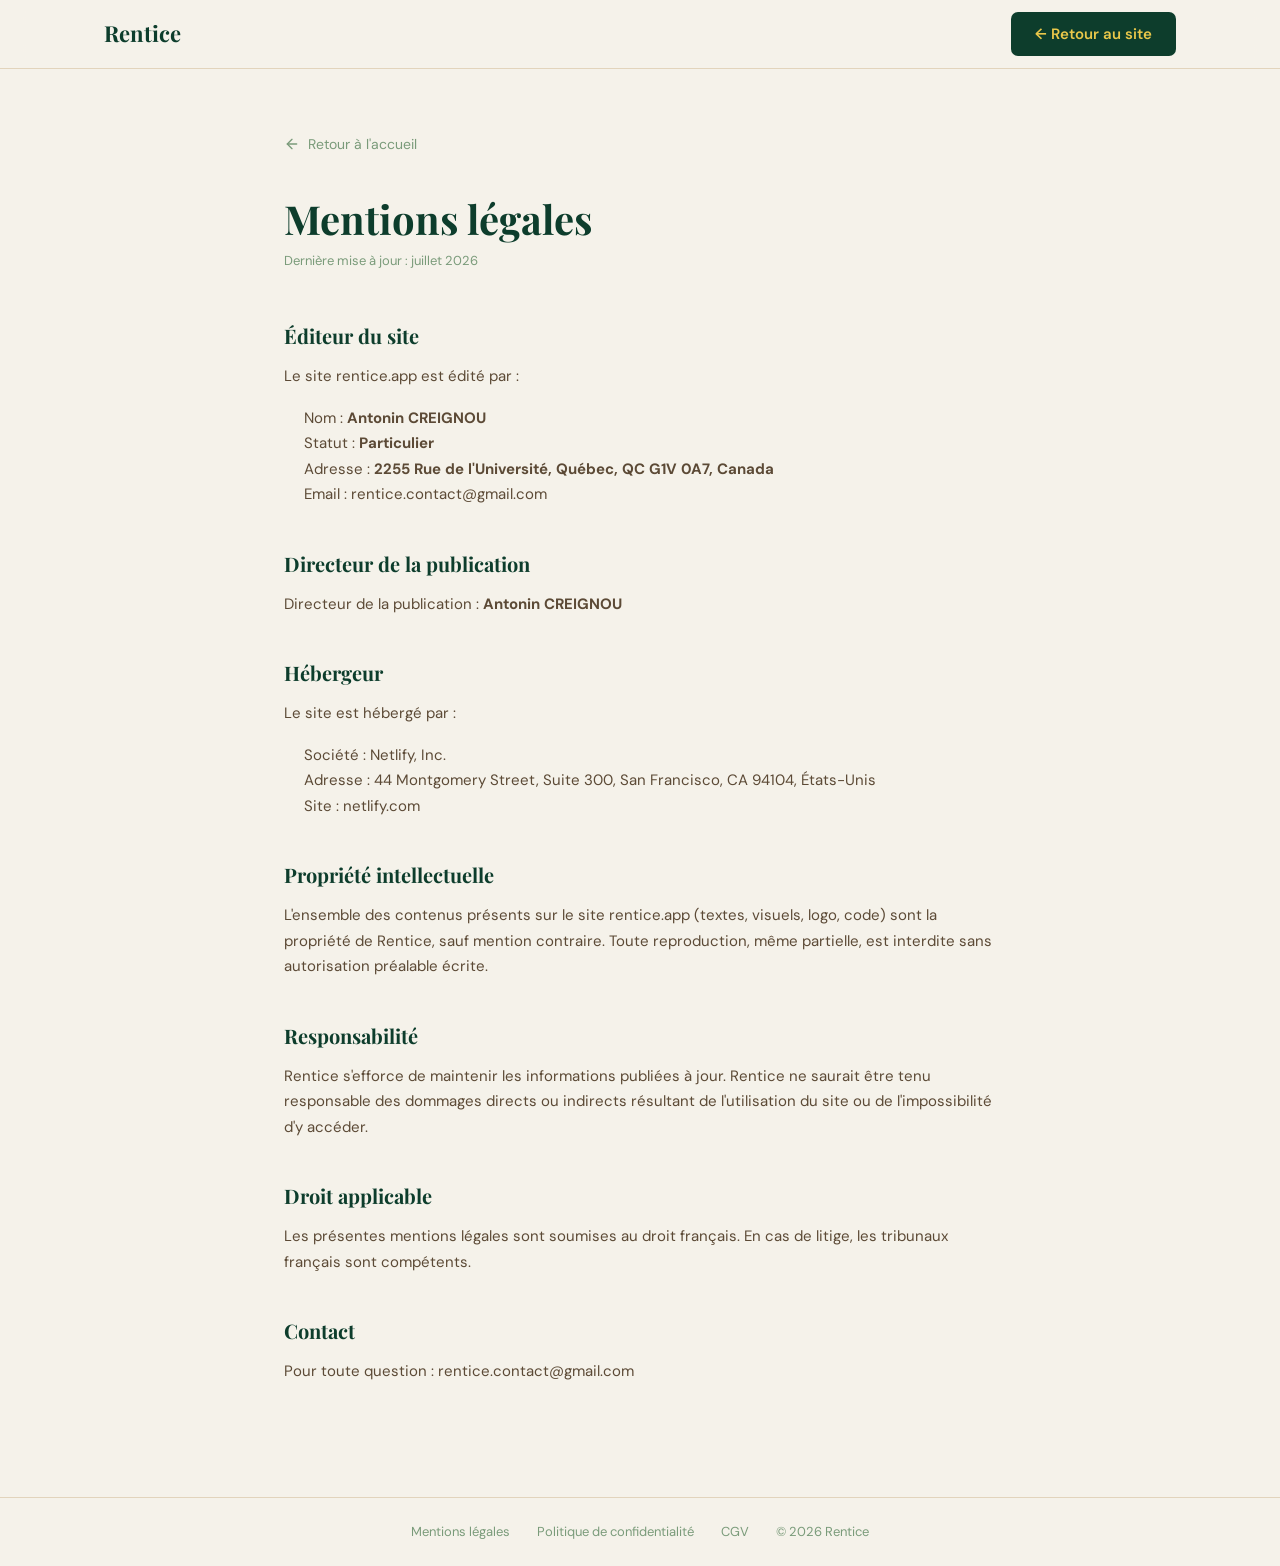
<file: mentions-legales/index.html>
<!DOCTYPE html>
<html lang="fr">
<head>
  <meta charset="UTF-8" />
  <meta name="viewport" content="width=device-width, initial-scale=1.0" />
  <title>Mentions légales — Rentice</title>
  <meta name="description" content="Mentions légales du site rentice.app — éditeur, hébergeur, directeur de publication." />
  <meta name="robots" content="noindex" />
  <link rel="canonical" href="https://rentice.app/mentions-legales/" />
  <link rel="preconnect" href="https://fonts.googleapis.com" />
  <link rel="preconnect" href="https://fonts.gstatic.com" crossorigin />
  <link rel="preload" as="style" href="https://fonts.googleapis.com/css2?family=Playfair+Display:wght@400;700&family=DM+Sans:ital,opsz,wght@0,9..40,300..700;1,9..40,300..700&display=swap" onload="this.onload=null;this.rel='stylesheet'" />
  <noscript><link rel="stylesheet" href="https://fonts.googleapis.com/css2?family=Playfair+Display:wght@400;700&family=DM+Sans:ital,opsz,wght@0,9..40,300..700;1,9..40,300..700&display=swap" /></noscript>
  <link rel="preload" as="style" href="/style.css" onload="this.onload=null;this.rel='stylesheet'" />
  <noscript><link rel="stylesheet" href="/style.css" /></noscript>
  <style>
    :root{--green-900:#0D3D2C;--green-800:#145238;--gold-400:#EAC84A;--cream-50:#F5F2EA;--cream-100:#EDE2CE;--cream-200:#E2D4BC;--cream-700:#5C4A36;--sage-500:#7A9B7A;--font-display:'Playfair Display',Georgia,serif;--font-body:'DM Sans',-apple-system,sans-serif;--radius-sm:7px;--radius-lg:16px;--transition:200ms ease-out}
    *,*::before,*::after{box-sizing:border-box;margin:0;padding:0}
    html{overflow-x:hidden}
    body{font-family:var(--font-body);background:var(--cream-50);color:var(--cream-700);line-height:1.6;-webkit-font-smoothing:antialiased}
    a{text-decoration:none;color:inherit}
    .container{width:100%;max-width:760px;margin:0 auto;padding:0 24px}
    .btn{display:inline-flex;align-items:center;justify-content:center;height:44px;padding:0 24px;border-radius:var(--radius-sm);font-family:var(--font-body);font-size:15px;font-weight:600;cursor:pointer;border:none;transition:background var(--transition);white-space:nowrap}
    .btn--primary{background:var(--green-900);color:var(--gold-400)}
    .btn--primary:hover{background:var(--green-800)}
    .navbar{position:sticky;top:0;z-index:100;background:rgba(245,242,234,0.9);backdrop-filter:blur(12px);border-bottom:1px solid var(--cream-200)}
    .navbar__inner{display:flex;align-items:center;gap:32px;height:68px;max-width:1120px;margin:0 auto;padding:0 24px}
    .navbar__logo{flex-shrink:0;font-family:var(--font-display);font-size:22px;font-weight:700;color:var(--green-900)}
    .legal{padding:64px 0 96px}
    .legal__back{display:inline-flex;align-items:center;gap:8px;font-size:14px;color:var(--sage-500);margin-bottom:40px;transition:color var(--transition)}
    .legal__back:hover{color:var(--green-900)}
    .legal__title{font-family:var(--font-display);font-size:clamp(28px,4vw,40px);font-weight:700;color:var(--green-900);margin-bottom:8px;line-height:1.2}
    .legal__updated{font-size:13px;color:var(--sage-500);margin-bottom:48px}
    .legal__body h2{font-family:var(--font-display);font-size:20px;font-weight:700;color:var(--green-900);margin:40px 0 12px}
    .legal__body h3{font-size:16px;font-weight:600;color:var(--green-900);margin:24px 0 8px}
    .legal__body p{margin-bottom:16px;font-size:15px;line-height:1.7}
    .legal__body ul{margin:0 0 16px 20px;font-size:15px;line-height:1.7}
    .legal__todo{background:rgba(234,200,74,0.12);border-left:3px solid var(--gold-400);padding:10px 14px;border-radius:4px;font-size:13px;color:#7a6020;margin-bottom:16px;font-family:monospace}
    .footer-mini{border-top:1px solid var(--cream-200);padding:24px 0;text-align:center;font-size:13px;color:var(--sage-500)}
  </style>
</head>
<body>

  <header class="navbar">
    <div class="navbar__inner">
      <a href="/" class="navbar__logo">Rentice</a>
      <a href="/" class="btn btn--primary" style="margin-left:auto">← Retour au site</a>
    </div>
  </header>

  <main class="legal">
    <div class="container">
      <a href="/" class="legal__back">
        <svg width="16" height="16" viewBox="0 0 24 24" fill="none" stroke="currentColor" stroke-width="2" stroke-linecap="round" stroke-linejoin="round"><line x1="19" y1="12" x2="5" y2="12"/><polyline points="12 19 5 12 12 5"/></svg>
        Retour à l'accueil
      </a>

      <h1 class="legal__title">Mentions légales</h1>
      <p class="legal__updated">Dernière mise à jour : juillet 2026</p>

      <div class="legal__body">

        <h2>Éditeur du site</h2>
        <p>Le site rentice.app est édité par :</p>
        <ul>
          <li>Nom : <strong>Antonin CREIGNOU</strong></li>
          <li>Statut : <strong>Particulier</strong></li>
          <li>Adresse : <strong>2255 Rue de l'Université, Québec, QC G1V 0A7, Canada</strong></li>
          <li>Email : <a href="mailto:rentice.contact@gmail.com">rentice.contact@gmail.com</a></li>
        </ul>

        <h2>Directeur de la publication</h2>
        <p>Directeur de la publication : <strong>Antonin CREIGNOU</strong></p>

        <h2>Hébergeur</h2>
        <p>Le site est hébergé par :</p>
        <ul>
          <li>Société : Netlify, Inc.</li>
          <li>Adresse : 44 Montgomery Street, Suite 300, San Francisco, CA 94104, États-Unis</li>
          <li>Site : <a href="https://www.netlify.com" target="_blank" rel="noopener noreferrer">netlify.com</a></li>
        </ul>

        <h2>Propriété intellectuelle</h2>
        <p>L'ensemble des contenus présents sur le site rentice.app (textes, visuels, logo, code) sont la propriété de Rentice, sauf mention contraire. Toute reproduction, même partielle, est interdite sans autorisation préalable écrite.</p>

        <h2>Responsabilité</h2>
        <p>Rentice s'efforce de maintenir les informations publiées à jour. Rentice ne saurait être tenu responsable des dommages directs ou indirects résultant de l'utilisation du site ou de l'impossibilité d'y accéder.</p>

        <h2>Droit applicable</h2>
        <p>Les présentes mentions légales sont soumises au droit français. En cas de litige, les tribunaux français sont compétents.</p>

        <h2>Contact</h2>
        <p>Pour toute question : <a href="mailto:rentice.contact@gmail.com">rentice.contact@gmail.com</a></p>

      </div>
    </div>
  </main>

  <footer class="footer-mini">
    <div class="container">
      <a href="/mentions-legales/" style="margin:0 12px;color:inherit">Mentions légales</a>
      <a href="/politique-de-confidentialite/" style="margin:0 12px;color:inherit">Politique de confidentialité</a>
      <a href="/cgv/" style="margin:0 12px;color:inherit">CGV</a>
      <span style="margin:0 12px">© 2026 Rentice</span>
    </div>
  </footer>

</body>
</html>
</file>
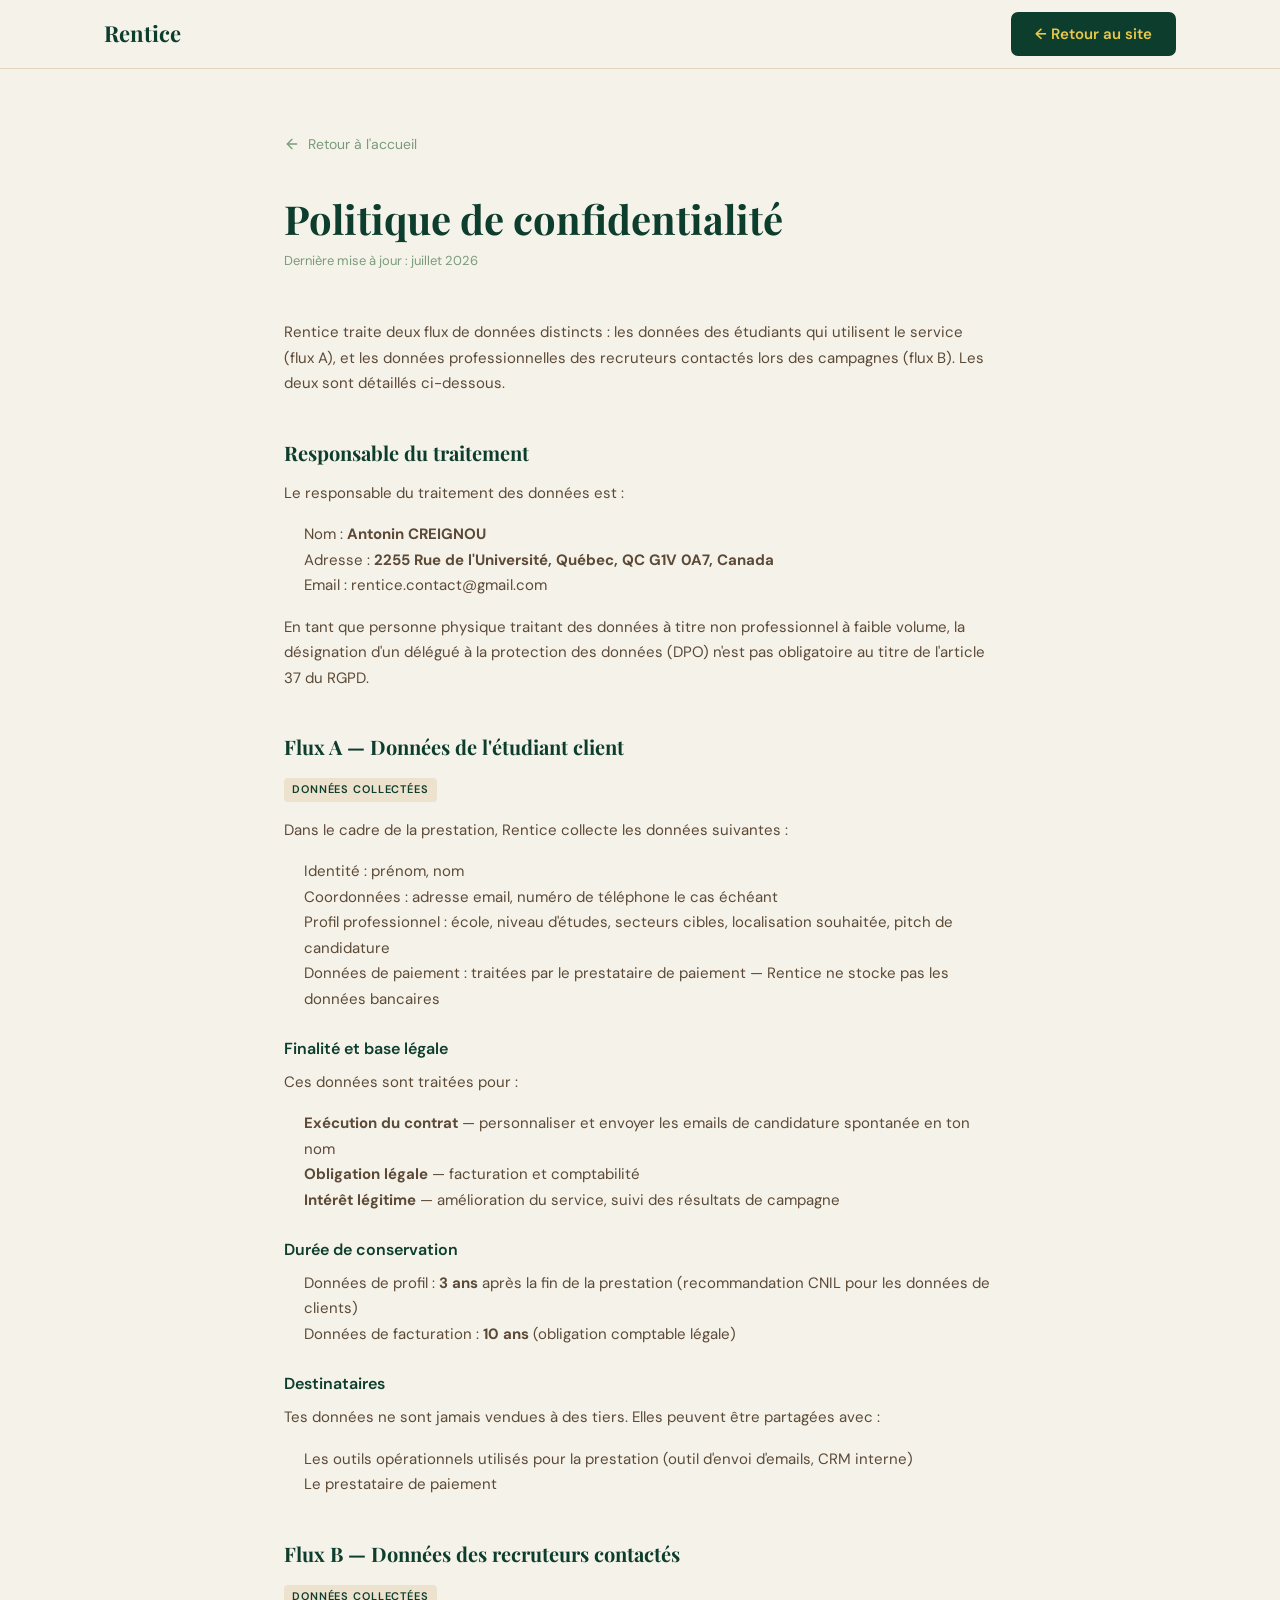
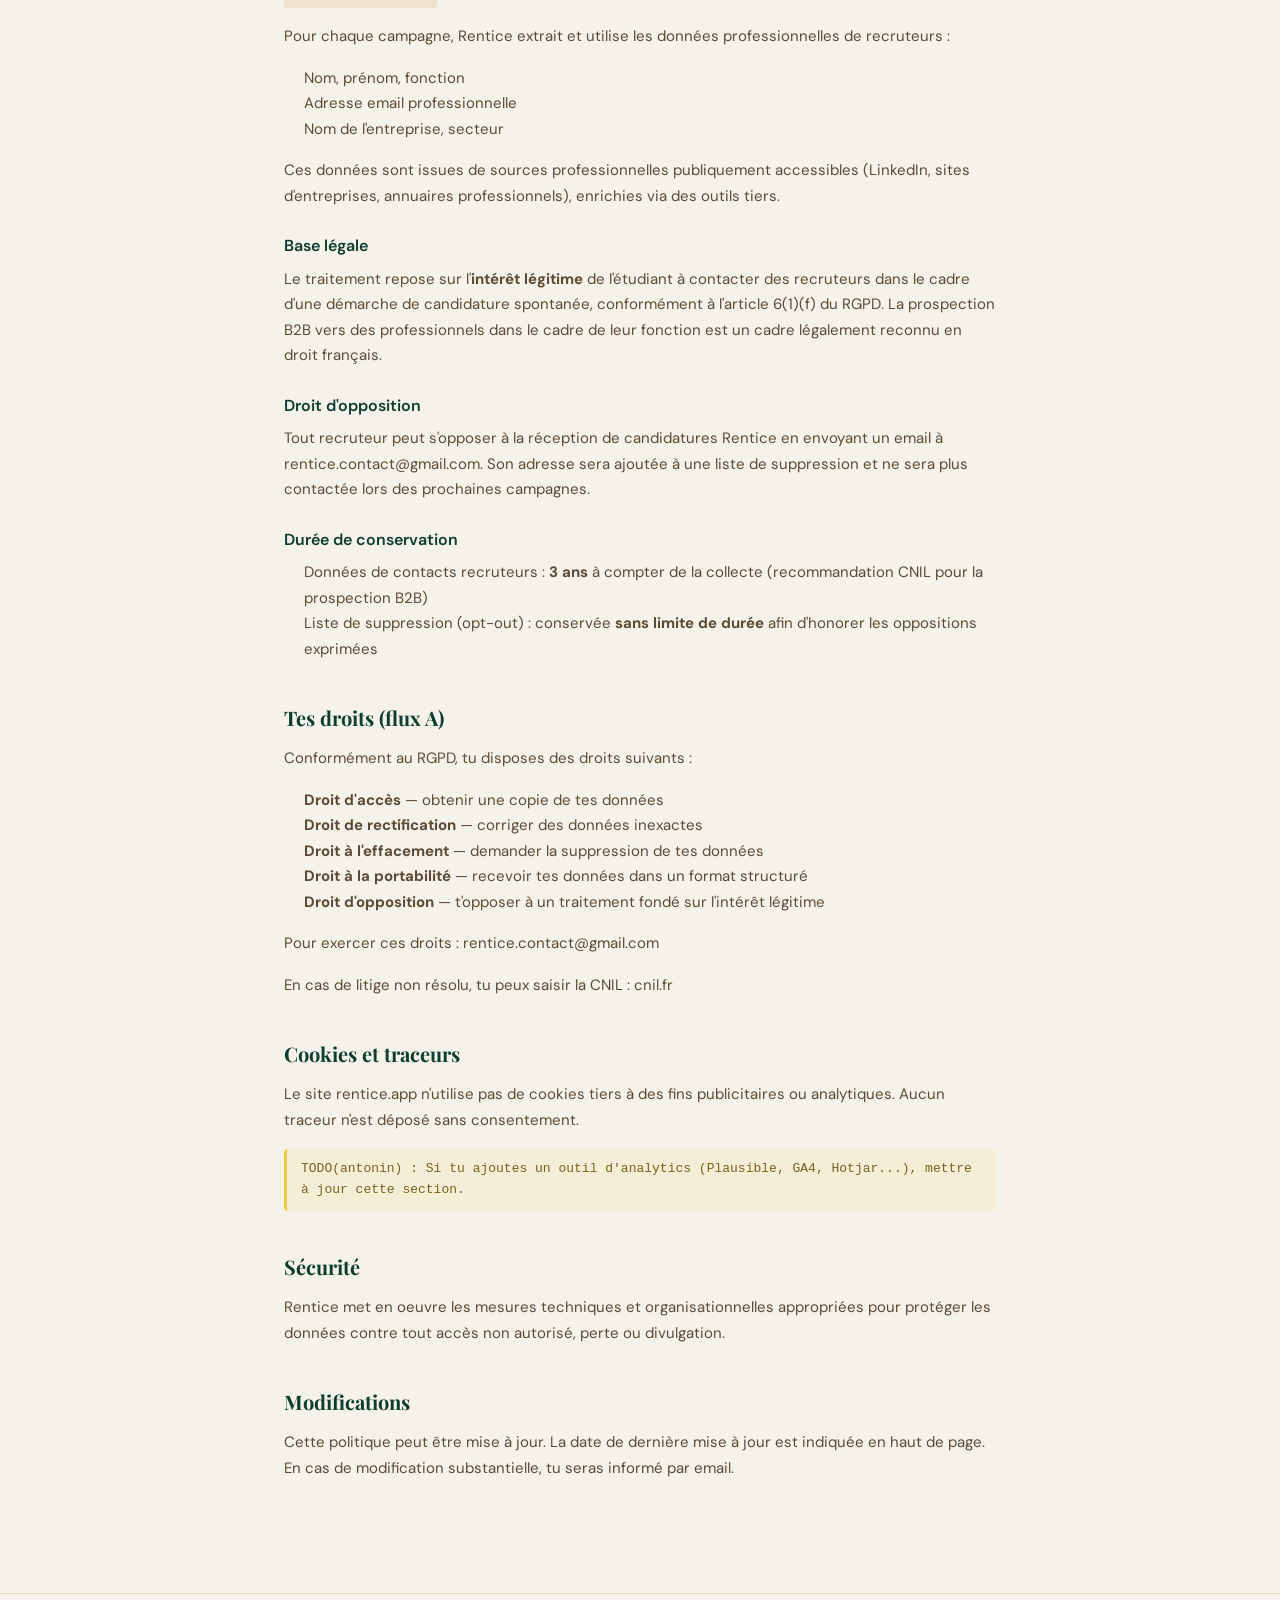
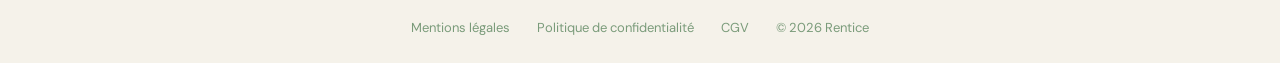
<file: politique-de-confidentialite/index.html>
<!DOCTYPE html>
<html lang="fr">
<head>
  <meta charset="UTF-8" />
  <meta name="viewport" content="width=device-width, initial-scale=1.0" />
  <title>Politique de confidentialité — Rentice</title>
  <meta name="description" content="Politique de confidentialité de Rentice — comment nous traitons tes données et celles des recruteurs contactés." />
  <meta name="robots" content="noindex" />
  <link rel="canonical" href="https://rentice.app/politique-de-confidentialite/" />
  <link rel="preconnect" href="https://fonts.googleapis.com" />
  <link rel="preconnect" href="https://fonts.gstatic.com" crossorigin />
  <link rel="preload" as="style" href="https://fonts.googleapis.com/css2?family=Playfair+Display:wght@400;700&family=DM+Sans:ital,opsz,wght@0,9..40,300..700;1,9..40,300..700&display=swap" onload="this.onload=null;this.rel='stylesheet'" />
  <noscript><link rel="stylesheet" href="https://fonts.googleapis.com/css2?family=Playfair+Display:wght@400;700&family=DM+Sans:ital,opsz,wght@0,9..40,300..700;1,9..40,300..700&display=swap" /></noscript>
  <link rel="preload" as="style" href="/style.css" onload="this.onload=null;this.rel='stylesheet'" />
  <noscript><link rel="stylesheet" href="/style.css" /></noscript>
  <style>
    :root{--green-900:#0D3D2C;--green-800:#145238;--gold-400:#EAC84A;--cream-50:#F5F2EA;--cream-100:#EDE2CE;--cream-200:#E2D4BC;--cream-700:#5C4A36;--sage-500:#7A9B7A;--font-display:'Playfair Display',Georgia,serif;--font-body:'DM Sans',-apple-system,sans-serif;--radius-sm:7px;--transition:200ms ease-out}
    *,*::before,*::after{box-sizing:border-box;margin:0;padding:0}
    html{overflow-x:hidden}
    body{font-family:var(--font-body);background:var(--cream-50);color:var(--cream-700);line-height:1.6;-webkit-font-smoothing:antialiased}
    a{text-decoration:none;color:inherit}
    .container{width:100%;max-width:760px;margin:0 auto;padding:0 24px}
    .btn{display:inline-flex;align-items:center;justify-content:center;height:44px;padding:0 24px;border-radius:var(--radius-sm);font-family:var(--font-body);font-size:15px;font-weight:600;cursor:pointer;border:none;transition:background var(--transition);white-space:nowrap}
    .btn--primary{background:var(--green-900);color:var(--gold-400)}
    .btn--primary:hover{background:var(--green-800)}
    .navbar{position:sticky;top:0;z-index:100;background:rgba(245,242,234,0.9);backdrop-filter:blur(12px);border-bottom:1px solid var(--cream-200)}
    .navbar__inner{display:flex;align-items:center;gap:32px;height:68px;max-width:1120px;margin:0 auto;padding:0 24px}
    .navbar__logo{flex-shrink:0;font-family:var(--font-display);font-size:22px;font-weight:700;color:var(--green-900)}
    .legal{padding:64px 0 96px}
    .legal__back{display:inline-flex;align-items:center;gap:8px;font-size:14px;color:var(--sage-500);margin-bottom:40px;transition:color var(--transition)}
    .legal__back:hover{color:var(--green-900)}
    .legal__title{font-family:var(--font-display);font-size:clamp(28px,4vw,40px);font-weight:700;color:var(--green-900);margin-bottom:8px;line-height:1.2}
    .legal__updated{font-size:13px;color:var(--sage-500);margin-bottom:48px}
    .legal__body h2{font-family:var(--font-display);font-size:20px;font-weight:700;color:var(--green-900);margin:40px 0 12px}
    .legal__body h3{font-size:16px;font-weight:600;color:var(--green-900);margin:24px 0 8px}
    .legal__body p{margin-bottom:16px;font-size:15px;line-height:1.7}
    .legal__body ul{margin:0 0 16px 20px;font-size:15px;line-height:1.7}
    .legal__todo{background:rgba(234,200,74,0.12);border-left:3px solid var(--gold-400);padding:10px 14px;border-radius:4px;font-size:13px;color:#7a6020;margin-bottom:16px;font-family:monospace}
    .legal__section-tag{display:inline-block;background:var(--cream-100);color:var(--green-900);font-size:11px;font-weight:600;letter-spacing:0.08em;text-transform:uppercase;padding:3px 8px;border-radius:4px;margin-bottom:16px}
    .footer-mini{border-top:1px solid var(--cream-200);padding:24px 0;text-align:center;font-size:13px;color:var(--sage-500)}
  </style>
</head>
<body>

  <header class="navbar">
    <div class="navbar__inner">
      <a href="/" class="navbar__logo">Rentice</a>
      <a href="/" class="btn btn--primary" style="margin-left:auto">← Retour au site</a>
    </div>
  </header>

  <main class="legal">
    <div class="container">
      <a href="/" class="legal__back">
        <svg width="16" height="16" viewBox="0 0 24 24" fill="none" stroke="currentColor" stroke-width="2" stroke-linecap="round" stroke-linejoin="round"><line x1="19" y1="12" x2="5" y2="12"/><polyline points="12 19 5 12 12 5"/></svg>
        Retour à l'accueil
      </a>

      <h1 class="legal__title">Politique de confidentialité</h1>
      <p class="legal__updated">Dernière mise à jour : juillet 2026</p>

      <div class="legal__body">

        <p>Rentice traite deux flux de données distincts : les données des étudiants qui utilisent le service (flux A), et les données professionnelles des recruteurs contactés lors des campagnes (flux B). Les deux sont détaillés ci-dessous.</p>

        <h2>Responsable du traitement</h2>
        <p>Le responsable du traitement des données est :</p>
        <ul>
          <li>Nom : <strong>Antonin CREIGNOU</strong></li>
          <li>Adresse : <strong>2255 Rue de l'Université, Québec, QC G1V 0A7, Canada</strong></li>
          <li>Email : <a href="mailto:rentice.contact@gmail.com">rentice.contact@gmail.com</a></li>
        </ul>
        <p>En tant que personne physique traitant des données à titre non professionnel à faible volume, la désignation d'un délégué à la protection des données (DPO) n'est pas obligatoire au titre de l'article 37 du RGPD.</p>

        <!-- FLUX A -->
        <h2>Flux A — Données de l'étudiant client</h2>
        <div class="legal__section-tag">Données collectées</div>
        <p>Dans le cadre de la prestation, Rentice collecte les données suivantes :</p>
        <ul>
          <li>Identité : prénom, nom</li>
          <li>Coordonnées : adresse email, numéro de téléphone le cas échéant</li>
          <li>Profil professionnel : école, niveau d'études, secteurs cibles, localisation souhaitée, pitch de candidature</li>
          <li>Données de paiement : traitées par le prestataire de paiement — Rentice ne stocke pas les données bancaires</li>
        </ul>

        <h3>Finalité et base légale</h3>
        <p>Ces données sont traitées pour :</p>
        <ul>
          <li><strong>Exécution du contrat</strong> — personnaliser et envoyer les emails de candidature spontanée en ton nom</li>
          <li><strong>Obligation légale</strong> — facturation et comptabilité</li>
          <li><strong>Intérêt légitime</strong> — amélioration du service, suivi des résultats de campagne</li>
        </ul>

        <h3>Durée de conservation</h3>
        <ul>
          <li>Données de profil : <strong>3 ans</strong> après la fin de la prestation (recommandation CNIL pour les données de clients)</li>
          <li>Données de facturation : <strong>10 ans</strong> (obligation comptable légale)</li>
        </ul>

        <h3>Destinataires</h3>
        <p>Tes données ne sont jamais vendues à des tiers. Elles peuvent être partagées avec :</p>
        <ul>
          <li>Les outils opérationnels utilisés pour la prestation (outil d'envoi d'emails, CRM interne)</li>
          <li>Le prestataire de paiement</li>
        </ul>

        <!-- FLUX B -->
        <h2>Flux B — Données des recruteurs contactés</h2>
        <div class="legal__section-tag">Données collectées</div>
        <p>Pour chaque campagne, Rentice extrait et utilise les données professionnelles de recruteurs :</p>
        <ul>
          <li>Nom, prénom, fonction</li>
          <li>Adresse email professionnelle</li>
          <li>Nom de l'entreprise, secteur</li>
        </ul>
        <p>Ces données sont issues de sources professionnelles publiquement accessibles (LinkedIn, sites d'entreprises, annuaires professionnels), enrichies via des outils tiers.</p>

        <h3>Base légale</h3>
        <p>Le traitement repose sur l'<strong>intérêt légitime</strong> de l'étudiant à contacter des recruteurs dans le cadre d'une démarche de candidature spontanée, conformément à l'article 6(1)(f) du RGPD. La prospection B2B vers des professionnels dans le cadre de leur fonction est un cadre légalement reconnu en droit français.</p>

        <h3>Droit d'opposition</h3>
        <p>Tout recruteur peut s'opposer à la réception de candidatures Rentice en envoyant un email à <a href="mailto:rentice.contact@gmail.com">rentice.contact@gmail.com</a>. Son adresse sera ajoutée à une liste de suppression et ne sera plus contactée lors des prochaines campagnes.</p>

        <h3>Durée de conservation</h3>
        <ul>
          <li>Données de contacts recruteurs : <strong>3 ans</strong> à compter de la collecte (recommandation CNIL pour la prospection B2B)</li>
          <li>Liste de suppression (opt-out) : conservée <strong>sans limite de durée</strong> afin d'honorer les oppositions exprimées</li>
        </ul>

        <h2>Tes droits (flux A)</h2>
        <p>Conformément au RGPD, tu disposes des droits suivants :</p>
        <ul>
          <li><strong>Droit d'accès</strong> — obtenir une copie de tes données</li>
          <li><strong>Droit de rectification</strong> — corriger des données inexactes</li>
          <li><strong>Droit à l'effacement</strong> — demander la suppression de tes données</li>
          <li><strong>Droit à la portabilité</strong> — recevoir tes données dans un format structuré</li>
          <li><strong>Droit d'opposition</strong> — t'opposer à un traitement fondé sur l'intérêt légitime</li>
        </ul>
        <p>Pour exercer ces droits : <a href="mailto:rentice.contact@gmail.com">rentice.contact@gmail.com</a></p>
        <p>En cas de litige non résolu, tu peux saisir la CNIL : <a href="https://www.cnil.fr" target="_blank" rel="noopener noreferrer">cnil.fr</a></p>

        <h2>Cookies et traceurs</h2>
        <p>Le site rentice.app n'utilise pas de cookies tiers à des fins publicitaires ou analytiques. Aucun traceur n'est déposé sans consentement.</p>
        <div class="legal__todo">TODO(antonin) : Si tu ajoutes un outil d'analytics (Plausible, GA4, Hotjar...), mettre à jour cette section.</div>

        <h2>Sécurité</h2>
        <p>Rentice met en oeuvre les mesures techniques et organisationnelles appropriées pour protéger les données contre tout accès non autorisé, perte ou divulgation.</p>

        <h2>Modifications</h2>
        <p>Cette politique peut être mise à jour. La date de dernière mise à jour est indiquée en haut de page. En cas de modification substantielle, tu seras informé par email.</p>

      </div>
    </div>
  </main>

  <footer class="footer-mini">
    <div class="container">
      <a href="/mentions-legales/" style="margin:0 12px;color:inherit">Mentions légales</a>
      <a href="/politique-de-confidentialite/" style="margin:0 12px;color:inherit">Politique de confidentialité</a>
      <a href="/cgv/" style="margin:0 12px;color:inherit">CGV</a>
      <span style="margin:0 12px">© 2026 Rentice</span>
    </div>
  </footer>

</body>
</html>
</file>
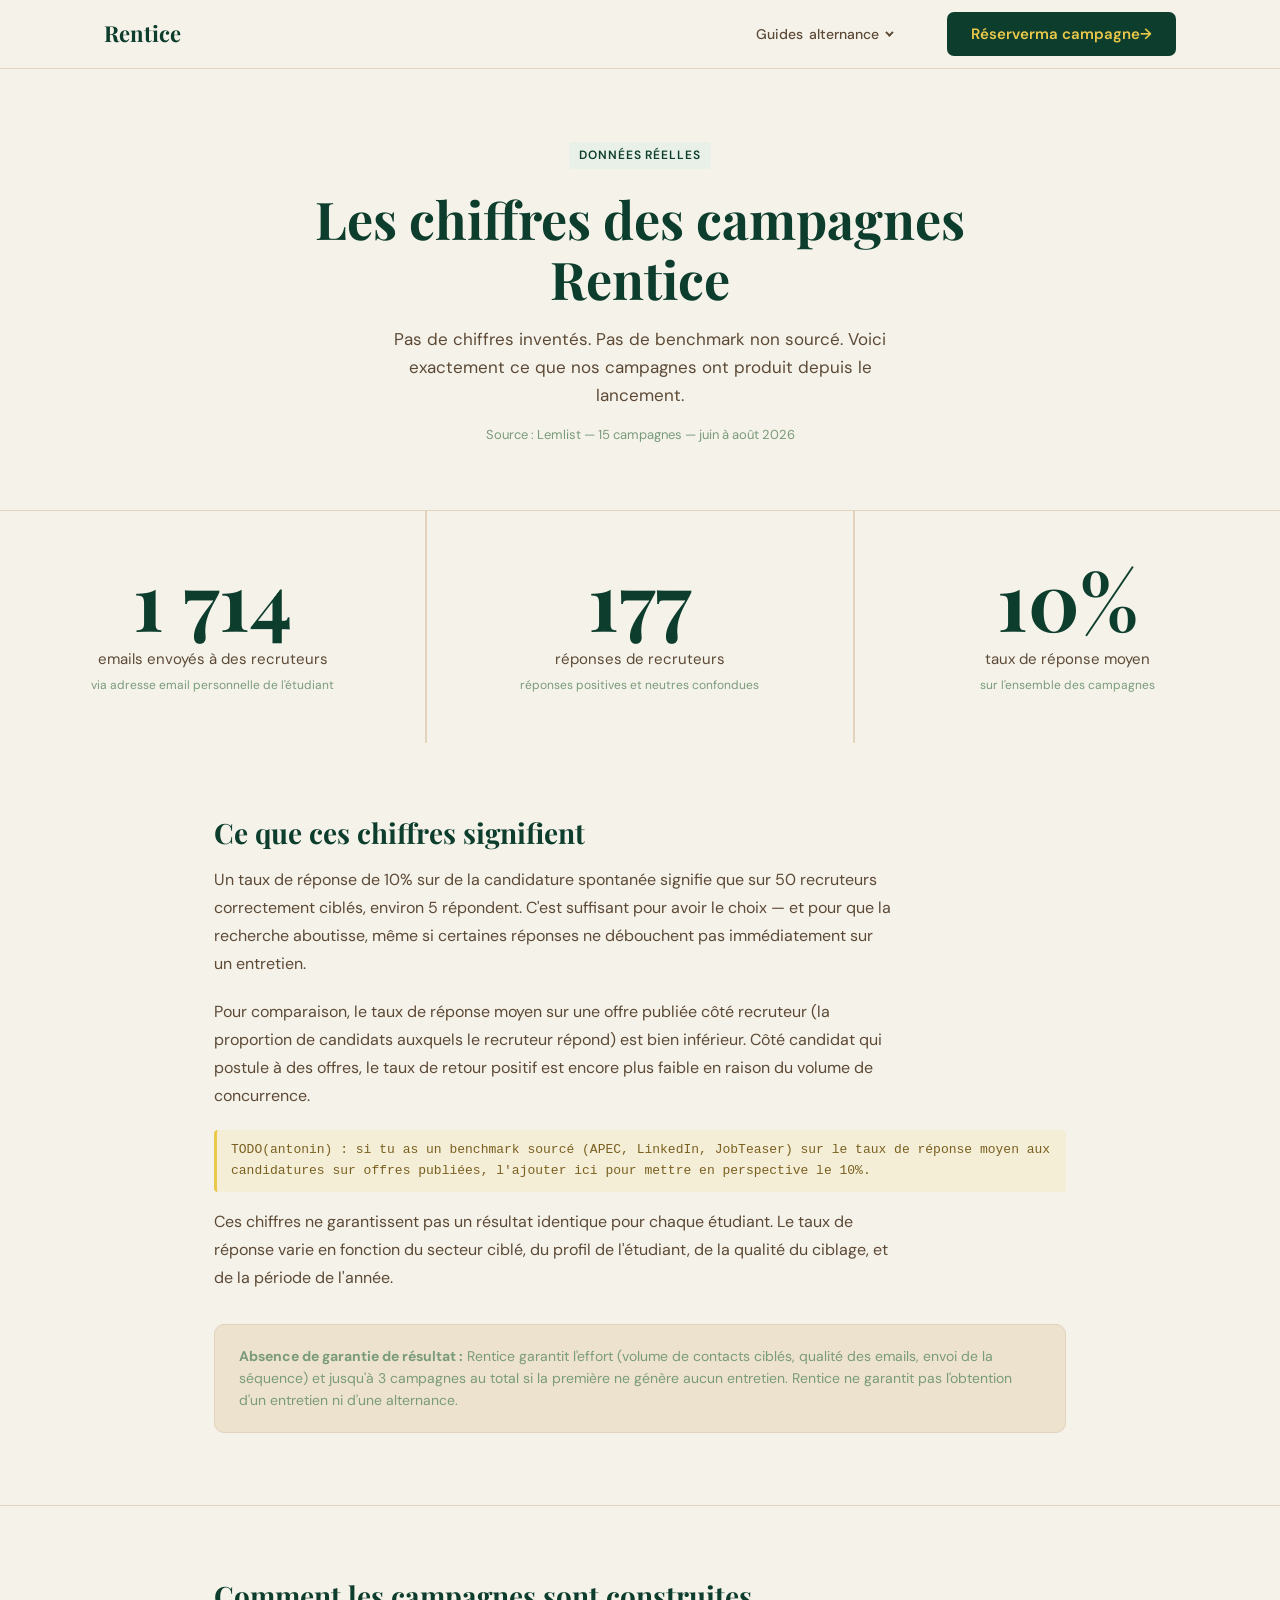
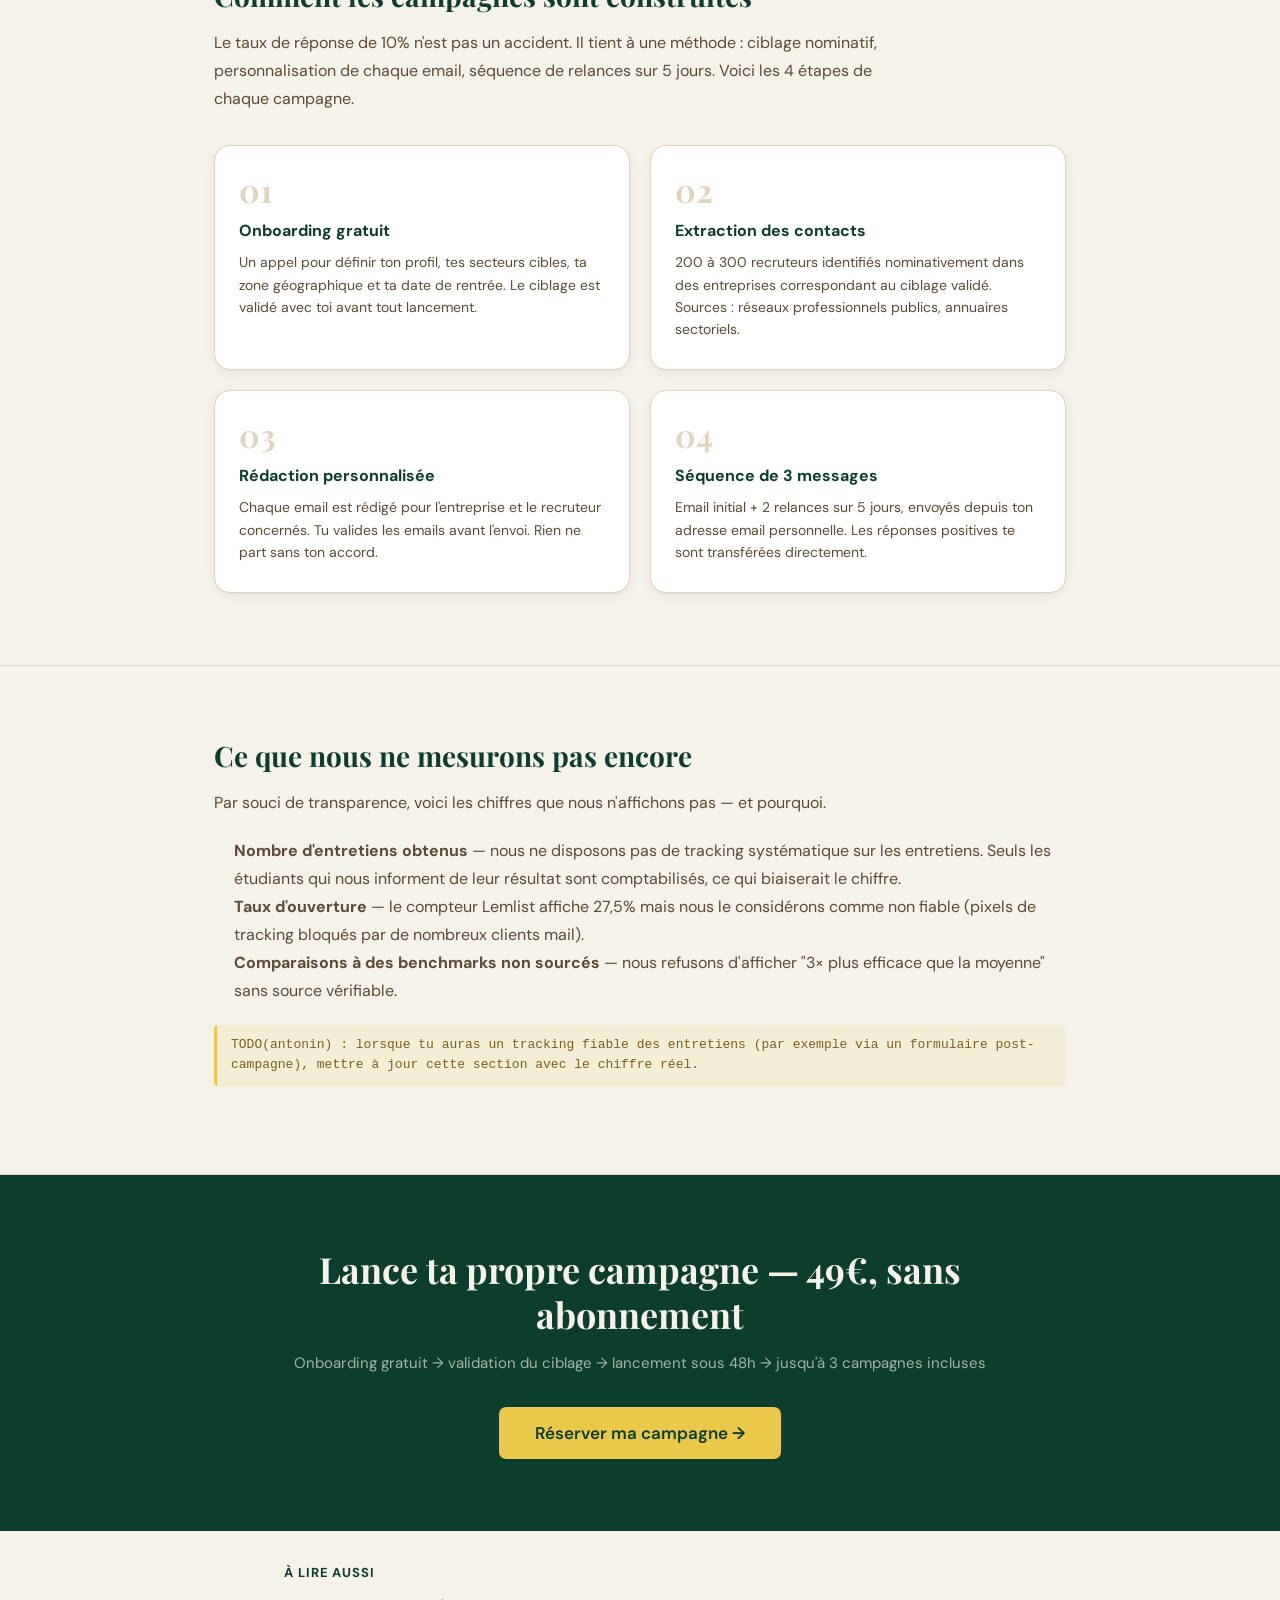
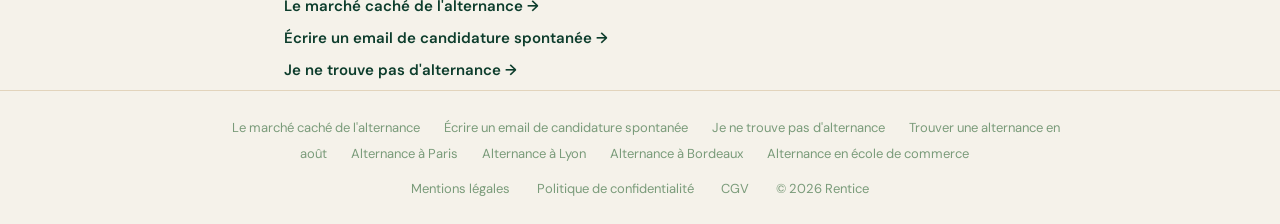
<file: resultats/index.html>
<!DOCTYPE html>
<html lang="fr">
<head>
  <meta charset="UTF-8" />
  <meta name="viewport" content="width=device-width, initial-scale=1.0" />
  <title>Résultats des campagnes Rentice — chiffres réels | Rentice</title>
  <meta name="description" content="Les chiffres réels des campagnes Rentice : 1 714 emails envoyés à des recruteurs, 177 réponses, 10% de taux de réponse. Données issues de Lemlist, juin–août 2026." />
  <link rel="canonical" href="https://rentice.app/resultats/" />
  <meta name="robots" content="index, follow" />
  <meta property="og:title" content="Résultats des campagnes Rentice — chiffres réels" />
  <meta property="og:description" content="1 714 emails envoyés, 177 réponses recruteurs, 10% de taux de réponse. Les données brutes de nos campagnes de candidature spontanée." />
  <meta property="og:type" content="website" />
  <meta property="og:url" content="https://rentice.app/resultats/" />
  <meta property="og:site_name" content="Rentice" />
  <script type="application/ld+json">
  {
    "@context": "https://schema.org",
    "@type": "WebPage",
    "name": "Résultats des campagnes Rentice",
    "description": "Données réelles des campagnes de candidature spontanée Rentice : 1 714 emails, 177 réponses, 10% de taux de réponse.",
    "url": "https://rentice.app/resultats/",
    "publisher": {"@type": "Organization", "name": "Rentice", "url": "https://rentice.app"}
  }
  </script>
  <link rel="preconnect" href="https://fonts.googleapis.com" />
  <link rel="preconnect" href="https://fonts.gstatic.com" crossorigin />
  <link rel="preload" as="style" href="https://fonts.googleapis.com/css2?family=Playfair+Display:wght@400;700&family=DM+Sans:ital,opsz,wght@0,9..40,300..700;1,9..40,300..700&display=swap" onload="this.onload=null;this.rel='stylesheet'" />
  <noscript><link rel="stylesheet" href="https://fonts.googleapis.com/css2?family=Playfair+Display:wght@400;700&family=DM+Sans:ital,opsz,wght@0,9..40,300..700;1,9..40,300..700&display=swap" /></noscript>
  <link rel="preload" as="style" href="/style.css" onload="this.onload=null;this.rel='stylesheet'" />
  <noscript><link rel="stylesheet" href="/style.css" /></noscript>
  <style>
    :root{--green-900:#0D3D2C;--green-800:#145238;--gold-400:#EAC84A;--cream-50:#F5F2EA;--cream-100:#EDE2CE;--cream-200:#E2D4BC;--cream-700:#5C4A36;--sage-500:#7A9B7A;--sage-100:#E8F0E8;--font-display:'Playfair Display',Georgia,serif;--font-body:'DM Sans',-apple-system,sans-serif;--radius-sm:7px;--radius-lg:16px;--transition:200ms ease-out;--shadow-card:0 1px 3px rgba(13,61,44,0.06),0 4px 16px rgba(13,61,44,0.04)}
    *,*::before,*::after{box-sizing:border-box;margin:0;padding:0}
    html{overflow-x:hidden}
    body{font-family:var(--font-body);background:var(--cream-50);color:var(--cream-700);line-height:1.6;-webkit-font-smoothing:antialiased}
    a{text-decoration:none;color:inherit}
    .container{width:100%;max-width:900px;margin:0 auto;padding:0 24px}
    .btn{display:inline-flex;align-items:center;justify-content:center;height:44px;padding:0 24px;border-radius:var(--radius-sm);font-family:var(--font-body);font-size:15px;font-weight:600;cursor:pointer;border:none;transition:background var(--transition);white-space:nowrap;text-decoration:none}
    .btn--primary{background:var(--green-900);color:var(--gold-400)}
    .btn--primary:hover{background:var(--green-800)}
    .btn--gold{background:var(--gold-400);color:var(--green-900)}
    .btn--gold:hover{opacity:0.9}
    .navbar{position:sticky;top:0;z-index:100;background:rgba(245,242,234,0.9);backdrop-filter:blur(12px);border-bottom:1px solid var(--cream-200)}
    .navbar__inner{display:flex;align-items:center;height:68px;max-width:1120px;margin:0 auto;padding:0 24px}
    .navbar__logo{font-family:var(--font-display);font-size:22px;font-weight:700;color:var(--green-900)}

    /* Hero */
    .results-hero{padding:72px 0 64px;text-align:center;border-bottom:1px solid var(--cream-200)}
    .results-hero__tag{display:inline-block;background:var(--sage-100);color:var(--green-900);font-size:12px;font-weight:600;letter-spacing:0.08em;text-transform:uppercase;padding:4px 10px;border-radius:4px;margin-bottom:20px}
    .results-hero__title{font-family:var(--font-display);font-size:clamp(32px,5vw,52px);font-weight:700;color:var(--green-900);line-height:1.15;margin-bottom:16px;max-width:680px;margin-left:auto;margin-right:auto}
    .results-hero__sub{font-size:17px;color:var(--cream-700);max-width:520px;margin:0 auto 16px;line-height:1.65}
    .results-hero__source{font-size:13px;color:var(--sage-500)}

    /* Big stat row */
    .stats-row{display:grid;grid-template-columns:repeat(3,1fr);gap:2px;margin:0;background:var(--cream-200)}
    .stat-block{background:var(--cream-50);padding:48px 32px;text-align:center}
    .stat-block__num{font-family:var(--font-display);font-size:clamp(48px,7vw,80px);font-weight:700;color:var(--green-900);display:block;line-height:1}
    .stat-block__label{font-size:15px;color:var(--cream-700);margin-top:10px;display:block;line-height:1.4}
    .stat-block__note{font-size:12px;color:var(--sage-500);margin-top:6px;display:block}

    /* Content sections */
    .results-section{padding:72px 0;border-bottom:1px solid var(--cream-200)}
    .results-section:last-of-type{border-bottom:none}
    .results-section__title{font-family:var(--font-display);font-size:28px;font-weight:700;color:var(--green-900);margin-bottom:16px;line-height:1.25}
    .results-section p{font-size:16px;line-height:1.75;color:var(--cream-700);margin-bottom:20px;max-width:680px}
    .results-section p:last-child{margin-bottom:0}

    /* Method steps */
    .method-grid{display:grid;grid-template-columns:repeat(2,1fr);gap:20px;margin-top:32px}
    .method-card{background:#fff;border:1px solid var(--cream-200);border-radius:var(--radius-lg);padding:28px 24px;box-shadow:var(--shadow-card)}
    .method-card__num{font-family:var(--font-display);font-size:32px;font-weight:700;color:var(--cream-200);line-height:1;margin-bottom:12px}
    .method-card__title{font-size:16px;font-weight:700;color:var(--green-900);margin-bottom:8px}
    .method-card p{font-size:14px;line-height:1.6;color:var(--cream-700);margin-bottom:0}

    /* TODO */
    .todo{background:rgba(234,200,74,0.12);border-left:3px solid var(--gold-400);padding:10px 14px;border-radius:4px;font-size:13px;color:#7a6020;margin:16px 0;font-family:monospace}

    /* Disclaimer */
    .disclaimer{background:var(--cream-100);border:1px solid var(--cream-200);border-radius:10px;padding:20px 24px;margin-top:32px;font-size:14px;color:var(--sage-500);line-height:1.6}

    /* CTA */
    .results-cta{background:var(--green-900);padding:72px 0;text-align:center}
    .results-cta__title{font-family:var(--font-display);font-size:clamp(26px,4vw,36px);font-weight:700;color:#F5F2EA;margin-bottom:14px;line-height:1.25}
    .results-cta__sub{font-size:15px;color:rgba(245,242,234,0.65);margin-bottom:32px}
    .results-cta .btn--gold{height:52px;font-size:17px;padding:0 36px}

    @media(max-width:640px){.stats-row{grid-template-columns:1fr}.method-grid{grid-template-columns:1fr}}
    .footer-mini{border-top:1px solid var(--cream-200);padding:24px 0;text-align:center;font-size:13px;color:var(--sage-500)}
  </style>
</head>
<body>

  <header class="navbar">
    <div class="navbar__inner">
      <a href="/" class="navbar__logo">Rentice</a>
      <span style="margin-left:auto"></span><details class="guides"><summary>Guides<span class="guides__long"> alternance</span></summary><div class="guides__menu"><a href="/je-ne-trouve-pas-d-alternance/">Je ne trouve pas d'alternance</a><a href="/marche-cache-alternance/">Le marché caché de l'alternance</a><a href="/email-candidature-spontanee-alternance/">Écrire un email de candidature spontanée</a><a href="/trouver-alternance-en-aout/">Trouver une alternance en août</a><a href="/alternance-ecole-de-commerce/">Alternance en école de commerce</a><a href="/alternance-paris/">Alternance à Paris</a><a href="/alternance-lyon/">Alternance à Lyon</a><a href="/alternance-bordeaux/">Alternance à Bordeaux</a><a href="/resultats/">Résultats des campagnes</a></div></details>
      <a href="https://form.jotform.com/261302830869055" target="_blank" rel="noopener noreferrer" class="btn btn--primary">Réserver<span class="cta-long"> ma campagne</span> →</a>
    </div>
  </header>

  <div class="results-hero">
    <div class="container">
      <div class="results-hero__tag">Données réelles</div>
      <h1 class="results-hero__title">Les chiffres des campagnes Rentice</h1>
      <p class="results-hero__sub">Pas de chiffres inventés. Pas de benchmark non sourcé. Voici exactement ce que nos campagnes ont produit depuis le lancement.</p>
      <p class="results-hero__source">Source : Lemlist — 15 campagnes — juin à août 2026</p>
    </div>
  </div>

  <div class="stats-row">
    <div class="stat-block">
      <span class="stat-block__num">1 714</span>
      <span class="stat-block__label">emails envoyés à des recruteurs</span>
      <span class="stat-block__note">via adresse email personnelle de l'étudiant</span>
    </div>
    <div class="stat-block">
      <span class="stat-block__num">177</span>
      <span class="stat-block__label">réponses de recruteurs</span>
      <span class="stat-block__note">réponses positives et neutres confondues</span>
    </div>
    <div class="stat-block">
      <span class="stat-block__num">10%</span>
      <span class="stat-block__label">taux de réponse moyen</span>
      <span class="stat-block__note">sur l'ensemble des campagnes</span>
    </div>
  </div>

  <div class="results-section">
    <div class="container">
      <h2 class="results-section__title">Ce que ces chiffres signifient</h2>
      <p>Un taux de réponse de 10% sur de la candidature spontanée signifie que sur 50 recruteurs correctement ciblés, environ 5 répondent. C'est suffisant pour avoir le choix — et pour que la recherche aboutisse, même si certaines réponses ne débouchent pas immédiatement sur un entretien.</p>
      <p>Pour comparaison, le taux de réponse moyen sur une offre publiée côté recruteur (la proportion de candidats auxquels le recruteur répond) est bien inférieur. Côté candidat qui postule à des offres, le taux de retour positif est encore plus faible en raison du volume de concurrence.</p>
      <div class="todo">TODO(antonin) : si tu as un benchmark sourcé (APEC, LinkedIn, JobTeaser) sur le taux de réponse moyen aux candidatures sur offres publiées, l'ajouter ici pour mettre en perspective le 10%.</div>

      <p>Ces chiffres ne garantissent pas un résultat identique pour chaque étudiant. Le taux de réponse varie en fonction du secteur ciblé, du profil de l'étudiant, de la qualité du ciblage, et de la période de l'année.</p>
      <div class="disclaimer">
        <strong>Absence de garantie de résultat :</strong> Rentice garantit l'effort (volume de contacts ciblés, qualité des emails, envoi de la séquence) et jusqu'à 3 campagnes au total si la première ne génère aucun entretien. Rentice ne garantit pas l'obtention d'un entretien ni d'une alternance.
      </div>
    </div>
  </div>

  <div class="results-section">
    <div class="container">
      <h2 class="results-section__title">Comment les campagnes sont construites</h2>
      <p>Le taux de réponse de 10% n'est pas un accident. Il tient à une méthode : ciblage nominatif, personnalisation de chaque email, séquence de relances sur 5 jours. Voici les 4 étapes de chaque campagne.</p>
      <div class="method-grid">
        <div class="method-card">
          <div class="method-card__num">01</div>
          <div class="method-card__title">Onboarding gratuit</div>
          <p>Un appel pour définir ton profil, tes secteurs cibles, ta zone géographique et ta date de rentrée. Le ciblage est validé avec toi avant tout lancement.</p>
        </div>
        <div class="method-card">
          <div class="method-card__num">02</div>
          <div class="method-card__title">Extraction des contacts</div>
          <p>200 à 300 recruteurs identifiés nominativement dans des entreprises correspondant au ciblage validé. Sources : réseaux professionnels publics, annuaires sectoriels.</p>
        </div>
        <div class="method-card">
          <div class="method-card__num">03</div>
          <div class="method-card__title">Rédaction personnalisée</div>
          <p>Chaque email est rédigé pour l'entreprise et le recruteur concernés. Tu valides les emails avant l'envoi. Rien ne part sans ton accord.</p>
        </div>
        <div class="method-card">
          <div class="method-card__num">04</div>
          <div class="method-card__title">Séquence de 3 messages</div>
          <p>Email initial + 2 relances sur 5 jours, envoyés depuis ton adresse email personnelle. Les réponses positives te sont transférées directement.</p>
        </div>
      </div>
    </div>
  </div>

  <div class="results-section">
    <div class="container">
      <h2 class="results-section__title">Ce que nous ne mesurons pas encore</h2>
      <p>Par souci de transparence, voici les chiffres que nous n'affichons pas — et pourquoi.</p>
      <ul style="margin:0 0 20px 20px;font-size:16px;line-height:1.75;color:var(--cream-700)">
        <li><strong>Nombre d'entretiens obtenus</strong> — nous ne disposons pas de tracking systématique sur les entretiens. Seuls les étudiants qui nous informent de leur résultat sont comptabilisés, ce qui biaiserait le chiffre.</li>
        <li><strong>Taux d'ouverture</strong> — le compteur Lemlist affiche 27,5% mais nous le considérons comme non fiable (pixels de tracking bloqués par de nombreux clients mail).</li>
        <li><strong>Comparaisons à des benchmarks non sourcés</strong> — nous refusons d'afficher "3× plus efficace que la moyenne" sans source vérifiable.</li>
      </ul>
      <div class="todo">TODO(antonin) : lorsque tu auras un tracking fiable des entretiens (par exemple via un formulaire post-campagne), mettre à jour cette section avec le chiffre réel.</div>
    </div>
  </div>

  <div class="results-cta">
    <div class="container" style="text-align:center">
      <p class="results-cta__title">Lance ta propre campagne — 49€, sans abonnement</p>
      <p class="results-cta__sub">Onboarding gratuit → validation du ciblage → lancement sous 48h → jusqu'à 3 campagnes incluses</p>
      <a href="https://form.jotform.com/261302830869055" target="_blank" rel="noopener noreferrer" class="btn btn--gold">Réserver ma campagne →</a>
    </div>
  </div>

  <nav aria-label="À lire aussi" style="max-width:760px;margin:0 auto;padding:32px 24px 8px">
    <p style="font-size:13px;font-weight:700;color:var(--green-900);text-transform:uppercase;letter-spacing:0.07em;margin-bottom:10px">À lire aussi</p>
    <ul style="list-style:none;display:flex;flex-direction:column;gap:8px;font-size:15px"><li><a href="/marche-cache-alternance/" style="color:var(--green-900);font-weight:600">Le marché caché de l'alternance →</a></li><li><a href="/email-candidature-spontanee-alternance/" style="color:var(--green-900);font-weight:600">Écrire un email de candidature spontanée →</a></li><li><a href="/je-ne-trouve-pas-d-alternance/" style="color:var(--green-900);font-weight:600">Je ne trouve pas d'alternance →</a></li></ul>
  </nav>

  <footer class="footer-mini">
    <div class="container">
      <nav aria-label="Guides alternance" style="margin-bottom:12px;line-height:2"><a href="/marche-cache-alternance/" style="margin:0 12px;color:inherit">Le marché caché de l'alternance</a><a href="/email-candidature-spontanee-alternance/" style="margin:0 12px;color:inherit">Écrire un email de candidature spontanée</a><a href="/je-ne-trouve-pas-d-alternance/" style="margin:0 12px;color:inherit">Je ne trouve pas d'alternance</a><a href="/trouver-alternance-en-aout/" style="margin:0 12px;color:inherit">Trouver une alternance en août</a><a href="/alternance-paris/" style="margin:0 12px;color:inherit">Alternance à Paris</a><a href="/alternance-lyon/" style="margin:0 12px;color:inherit">Alternance à Lyon</a><a href="/alternance-bordeaux/" style="margin:0 12px;color:inherit">Alternance à Bordeaux</a><a href="/alternance-ecole-de-commerce/" style="margin:0 12px;color:inherit">Alternance en école de commerce</a></nav>
      <a href="/mentions-legales/" style="margin:0 12px;color:inherit">Mentions légales</a>
      <a href="/politique-de-confidentialite/" style="margin:0 12px;color:inherit">Politique de confidentialité</a>
      <a href="/cgv/" style="margin:0 12px;color:inherit">CGV</a>
      <span style="margin:0 12px">© 2026 Rentice</span>
    </div>
  </footer>

</body>
</html>
</file>
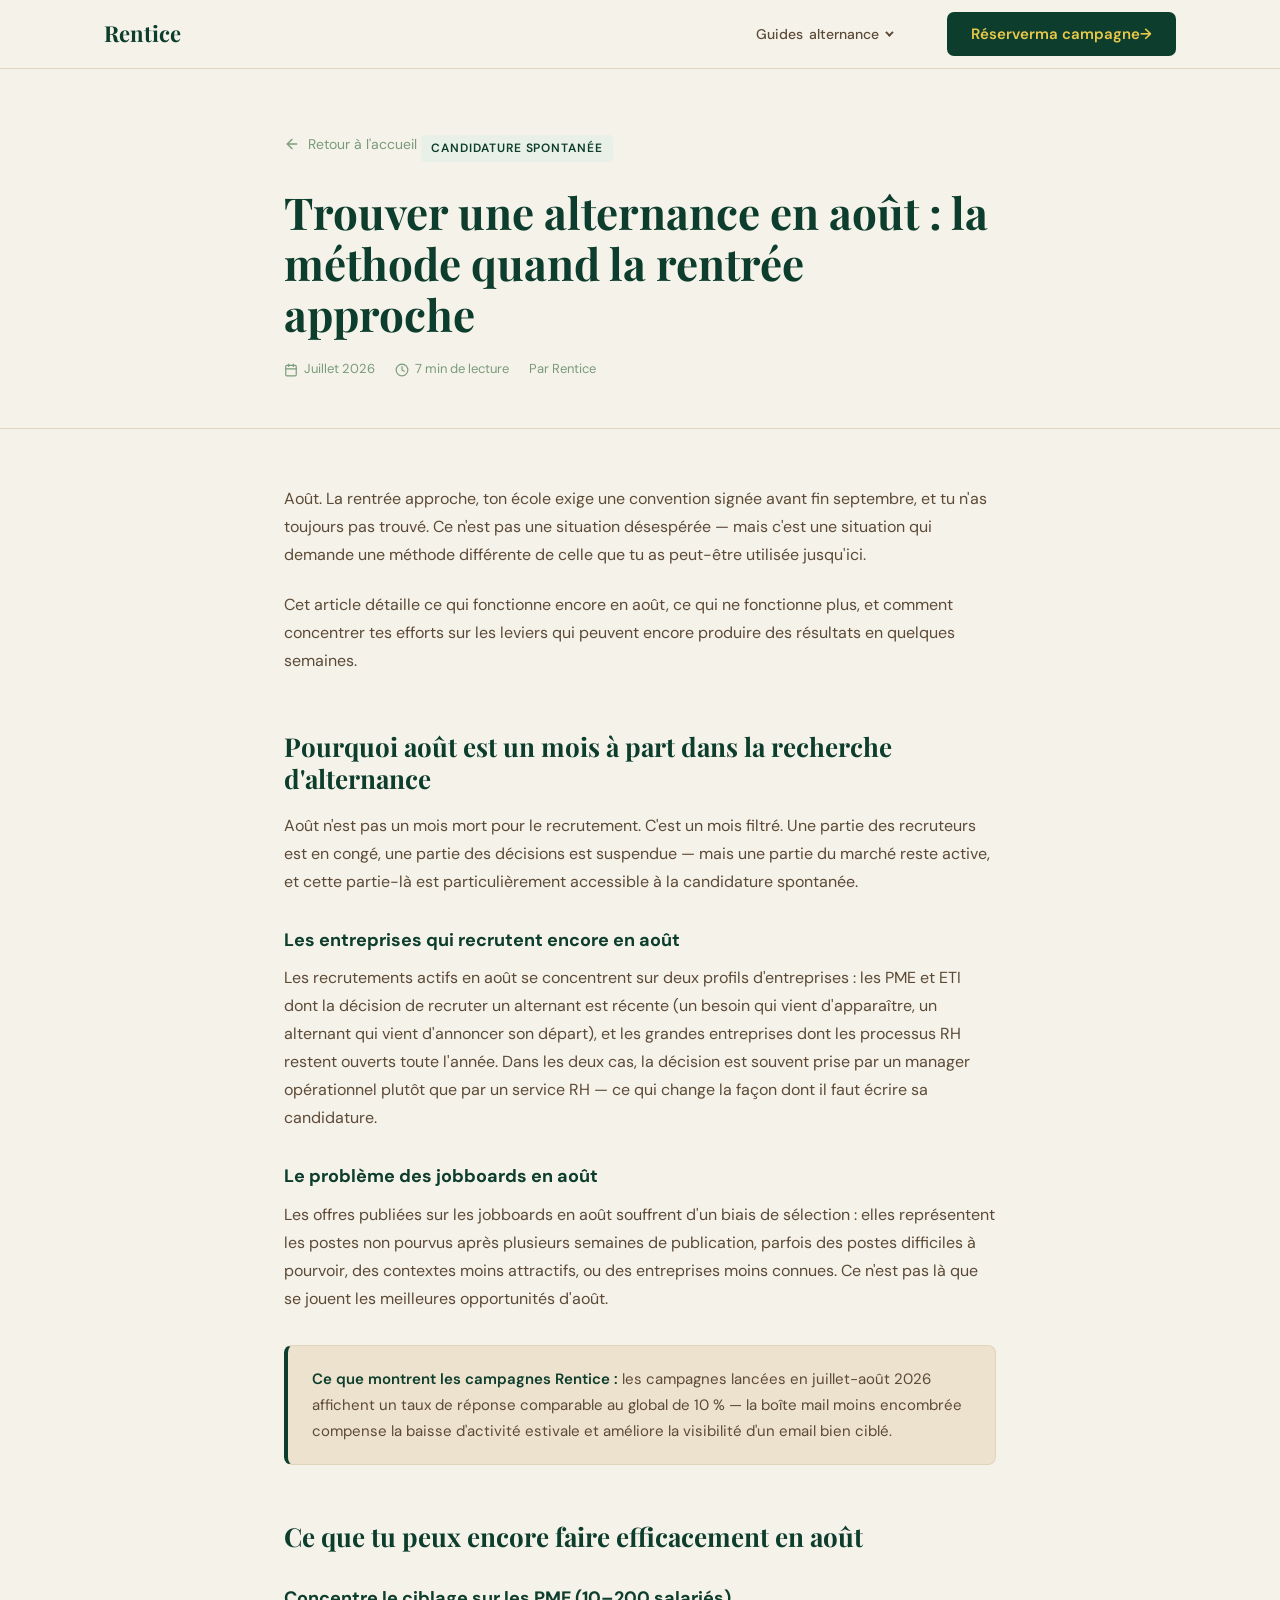
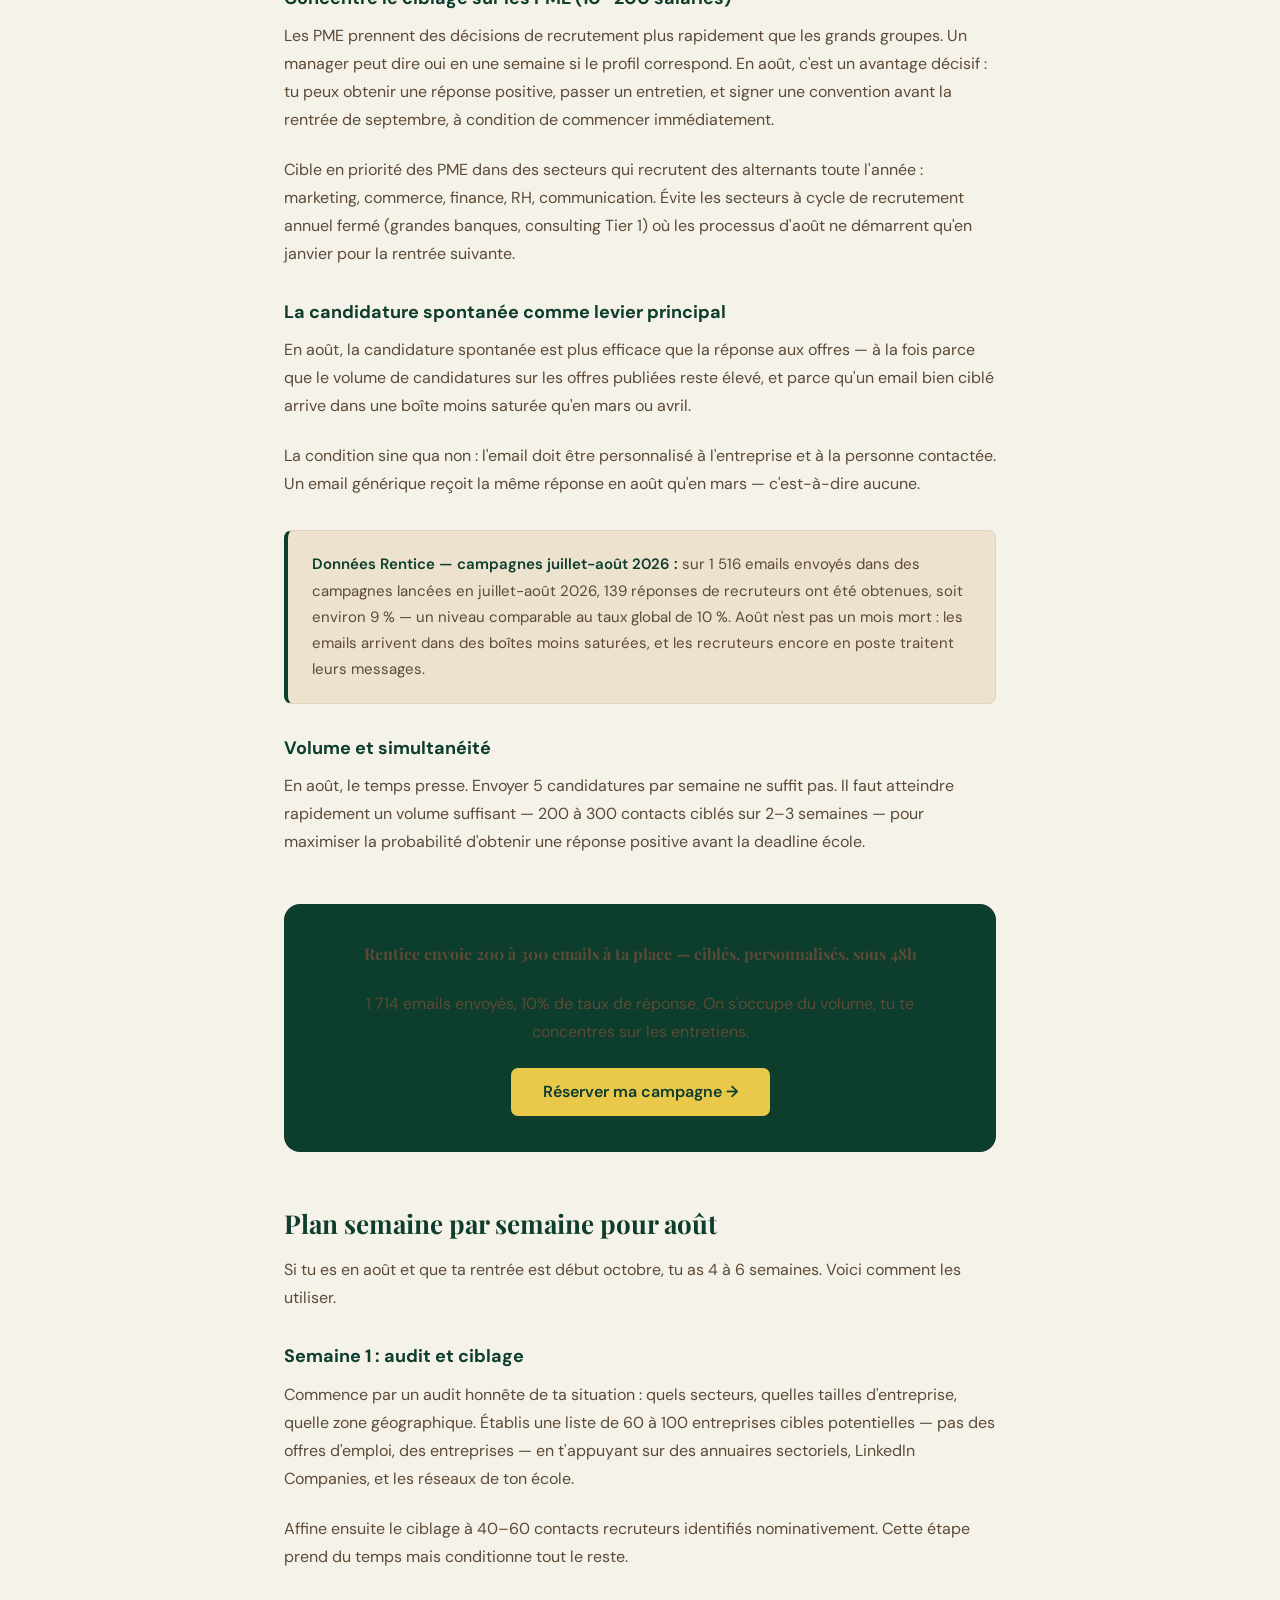
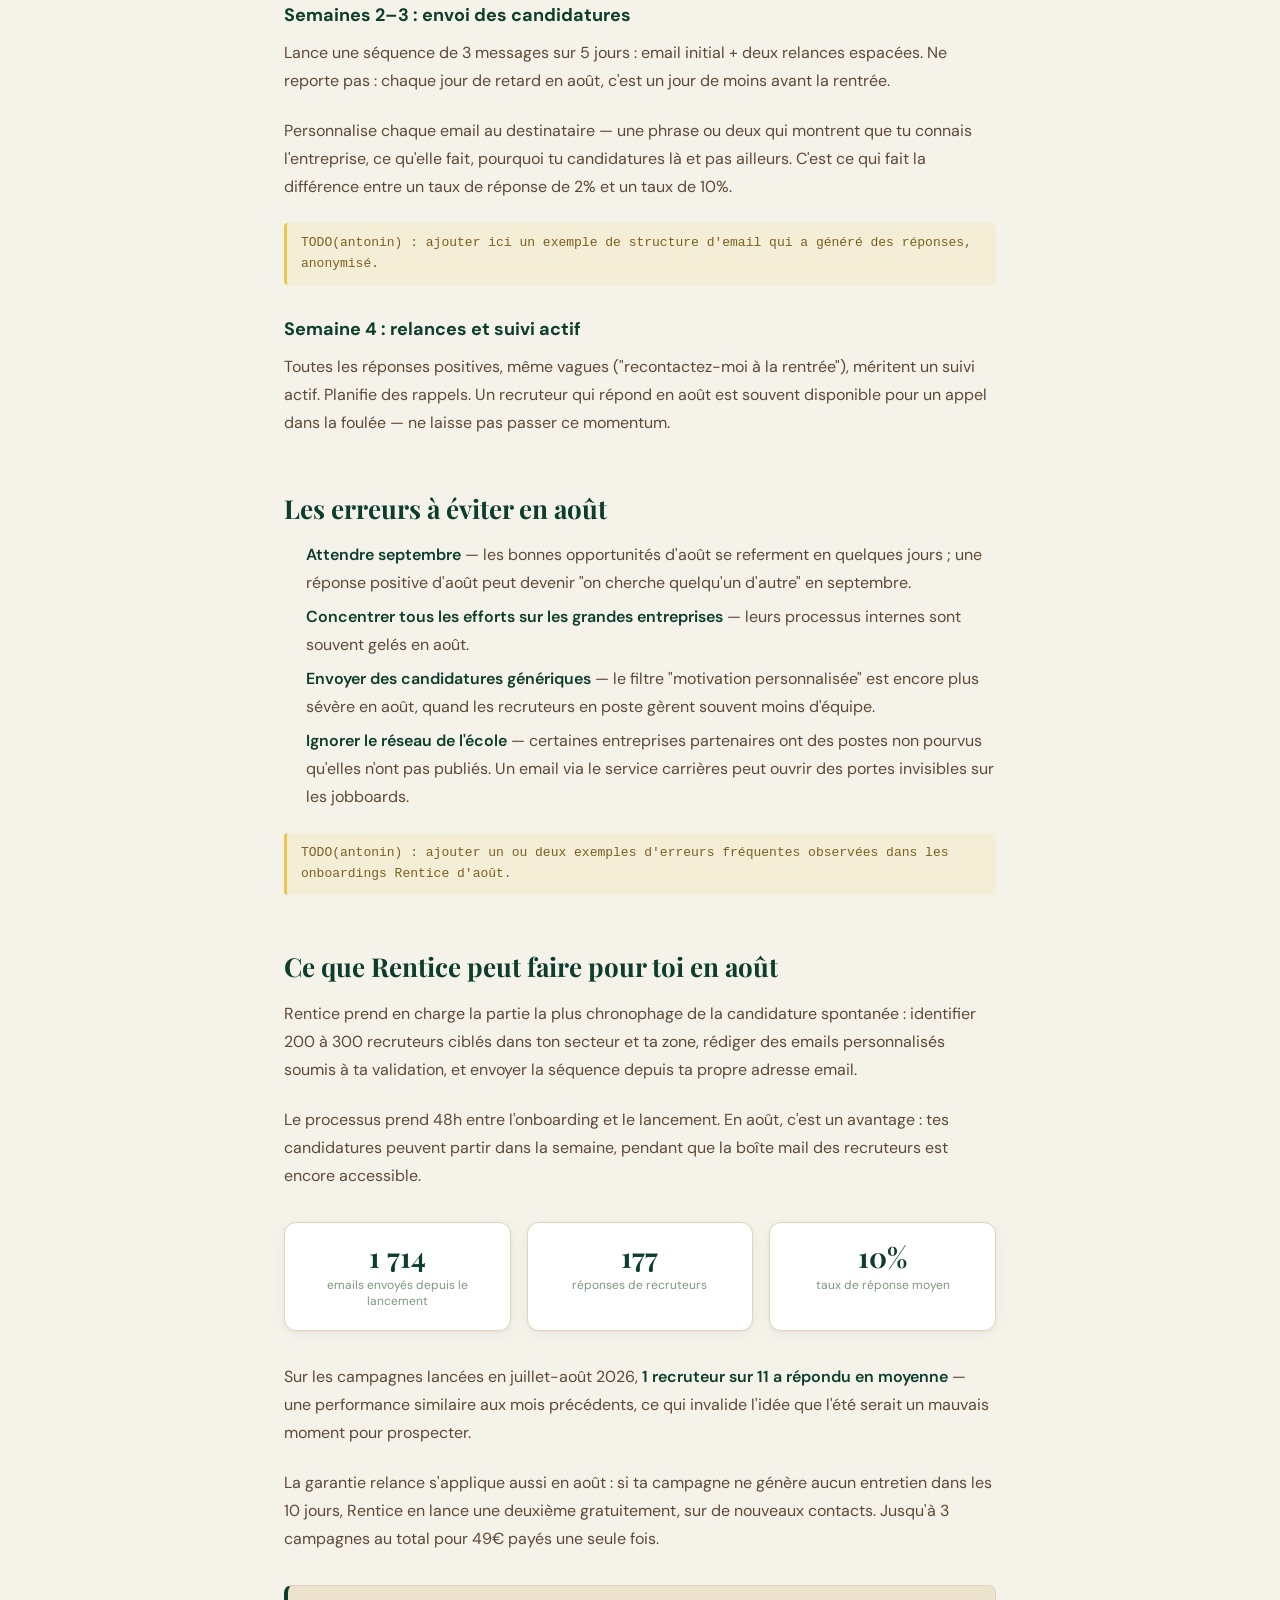
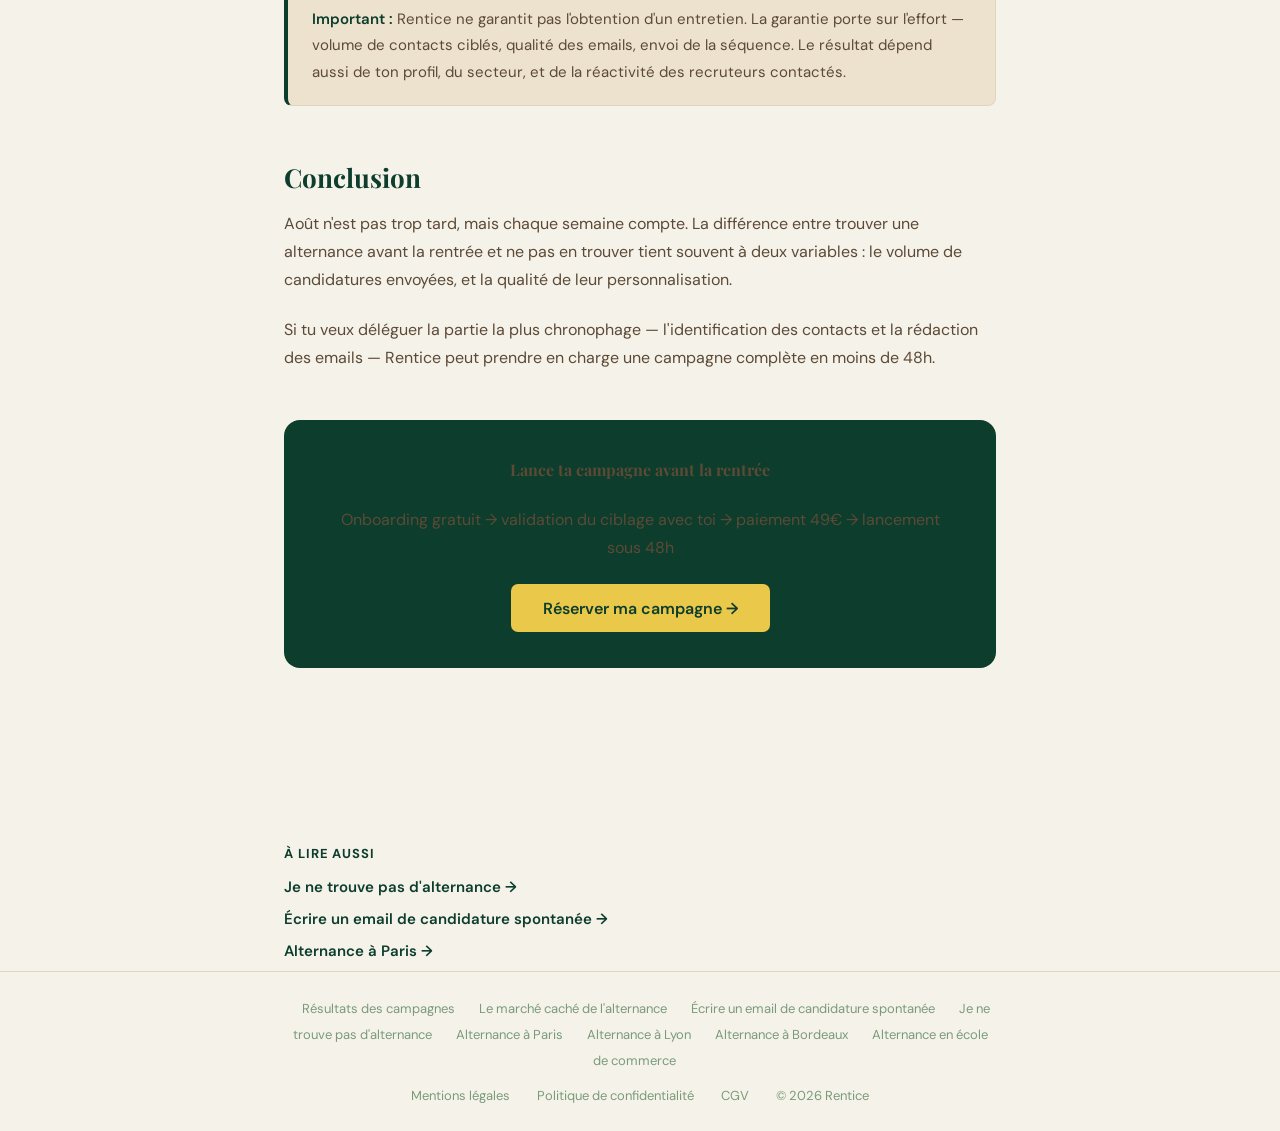
<file: trouver-alternance-en-aout/index.html>
<!DOCTYPE html>
<html lang="fr">
<head>
  <meta charset="UTF-8" />
  <meta name="viewport" content="width=device-width, initial-scale=1.0" />
  <title>Trouver une alternance en août : la méthode quand la rentrée approche | Rentice</title>
  <meta name="description" content="Août n'est pas trop tard pour trouver une alternance. Voici la méthode concrète : quels recruteurs contactez, dans quel ordre, et comment maximiser vos chances à J-30 de la rentrée." />
  <link rel="canonical" href="https://rentice.app/trouver-alternance-en-aout/" />
  <meta name="robots" content="index, follow" />
  <meta property="og:title" content="Trouver une alternance en août : la méthode quand la rentrée approche" />
  <meta property="og:description" content="Août n'est pas trop tard pour trouver une alternance. Voici la méthode concrète : quels recruteurs contacter, dans quel ordre, et comment maximiser vos chances à J-30 de la rentrée." />
  <meta property="og:type" content="article" />
  <meta property="og:url" content="https://rentice.app/trouver-alternance-en-aout/" />
  <meta property="og:site_name" content="Rentice" />
  <script type="application/ld+json">
  {
    "@context": "https://schema.org",
    "@type": "Article",
    "headline": "Trouver une alternance en août : la méthode quand la rentrée approche",
    "description": "Août n'est pas trop tard pour trouver une alternance. Voici la méthode concrète : quels recruteurs contacter, dans quel ordre, et comment maximiser vos chances à J-30 de la rentrée.",
    "author": {"@type": "Organization", "name": "Rentice", "url": "https://rentice.app"},
    "publisher": {"@type": "Organization", "name": "Rentice", "url": "https://rentice.app"},
    "datePublished": "2026-07-24",
    "dateModified": "2026-07-24",
    "url": "https://rentice.app/trouver-alternance-en-aout/",
    "mainEntityOfPage": "https://rentice.app/trouver-alternance-en-aout/"
  }
  </script>
  <link rel="preconnect" href="https://fonts.googleapis.com" />
  <link rel="preconnect" href="https://fonts.gstatic.com" crossorigin />
  <link rel="preload" as="style" href="https://fonts.googleapis.com/css2?family=Playfair+Display:wght@400;700&family=DM+Sans:ital,opsz,wght@0,9..40,300..700;1,9..40,300..700&display=swap" onload="this.onload=null;this.rel='stylesheet'" />
  <noscript><link rel="stylesheet" href="https://fonts.googleapis.com/css2?family=Playfair+Display:wght@400;700&family=DM+Sans:ital,opsz,wght@0,9..40,300..700;1,9..40,300..700&display=swap" /></noscript>
  <link rel="preload" as="style" href="/style.css" onload="this.onload=null;this.rel='stylesheet'" />
  <noscript><link rel="stylesheet" href="/style.css" /></noscript>
  <style>
    :root{--green-900:#0D3D2C;--green-800:#145238;--gold-400:#EAC84A;--cream-50:#F5F2EA;--cream-100:#EDE2CE;--cream-200:#E2D4BC;--cream-700:#5C4A36;--sage-500:#7A9B7A;--sage-100:#E8F0E8;--font-display:'Playfair Display',Georgia,serif;--font-body:'DM Sans',-apple-system,sans-serif;--radius-sm:7px;--radius-lg:16px;--transition:200ms ease-out;--shadow-card:0 1px 3px rgba(13,61,44,0.06),0 4px 16px rgba(13,61,44,0.04)}
    *,*::before,*::after{box-sizing:border-box;margin:0;padding:0}
    html{overflow-x:hidden}
    body{font-family:var(--font-body);background:var(--cream-50);color:var(--cream-700);line-height:1.6;-webkit-font-smoothing:antialiased}
    a{text-decoration:none;color:inherit}
    .container{width:100%;max-width:760px;margin:0 auto;padding:0 24px}
    .btn{display:inline-flex;align-items:center;justify-content:center;height:44px;padding:0 24px;border-radius:var(--radius-sm);font-family:var(--font-body);font-size:15px;font-weight:600;cursor:pointer;border:none;transition:background var(--transition);white-space:nowrap;text-decoration:none}
    .btn--primary{background:var(--green-900);color:var(--gold-400)}
    .btn--primary:hover{background:var(--green-800)}
    .btn--gold{background:var(--gold-400);color:var(--green-900)}
    .btn--gold:hover{opacity:0.9}
    .navbar{position:sticky;top:0;z-index:100;background:rgba(245,242,234,0.9);backdrop-filter:blur(12px);border-bottom:1px solid var(--cream-200)}
    .navbar__inner{display:flex;align-items:center;gap:32px;height:68px;max-width:1120px;margin:0 auto;padding:0 24px}
    .navbar__logo{flex-shrink:0;font-family:var(--font-display);font-size:22px;font-weight:700;color:var(--green-900)}

    /* Article layout */
    .article-hero{padding:64px 0 48px;border-bottom:1px solid var(--cream-200)}
    .article-hero__back{display:inline-flex;align-items:center;gap:8px;font-size:14px;color:var(--sage-500);margin-bottom:32px;transition:color var(--transition)}
    .article-hero__back:hover{color:var(--green-900)}
    .article-hero__tag{display:inline-block;background:var(--sage-100);color:var(--green-900);font-size:12px;font-weight:600;letter-spacing:0.08em;text-transform:uppercase;padding:4px 10px;border-radius:4px;margin-bottom:20px}
    .article-hero__title{font-family:var(--font-display);font-size:clamp(28px,4.5vw,44px);font-weight:700;color:var(--green-900);line-height:1.15;margin-bottom:20px}
    .article-hero__meta{display:flex;align-items:center;gap:20px;font-size:13px;color:var(--sage-500)}
    .article-hero__meta span{display:flex;align-items:center;gap:6px}

    /* Article body */
    .article-body{padding:56px 0 96px}
    .article-body p{font-size:16px;line-height:1.75;color:var(--cream-700);margin-bottom:22px}
    .article-body h2{font-family:var(--font-display);font-size:26px;font-weight:700;color:var(--green-900);margin:56px 0 16px;line-height:1.25}
    .article-body h3{font-size:18px;font-weight:700;color:var(--green-900);margin:32px 0 12px;line-height:1.35}
    .article-body ul,
    .article-body ol{margin:0 0 22px 22px;font-size:16px;line-height:1.75;color:var(--cream-700)}
    .article-body li{margin-bottom:6px}
    .article-body strong{color:var(--green-900);font-weight:600}

    /* Callout */
    .callout{background:var(--cream-100);border:1px solid var(--cream-200);border-left:4px solid var(--green-900);border-radius:8px;padding:20px 24px;margin:32px 0}
    .callout p{margin-bottom:0;font-size:15px}

    /* CTA block */
    .article-cta{background:var(--green-900);border-radius:var(--radius-lg);padding:36px 40px;margin:48px 0;text-align:center}
    .article-cta__title{font-family:var(--font-display);font-size:22px;font-weight:700;color:#F5F2EA;margin-bottom:10px;line-height:1.3}
    .article-cta__sub{font-size:14px;color:rgba(245,242,234,0.65);margin-bottom:24px}
    .article-cta .btn--gold{height:48px;font-size:16px;padding:0 32px}

    /* TODO block */
    .article-todo{background:rgba(234,200,74,0.12);border-left:3px solid var(--gold-400);padding:10px 14px;border-radius:4px;font-size:13px;color:#7a6020;margin:16px 0 22px;font-family:monospace}

    /* Data highlight */
    .data-highlight{display:grid;grid-template-columns:repeat(3,1fr);gap:16px;margin:32px 0}
    .data-highlight__item{background:#fff;border:1px solid var(--cream-200);border-radius:12px;padding:20px;text-align:center;box-shadow:var(--shadow-card)}
    .data-highlight__num{font-family:var(--font-display);font-size:28px;font-weight:700;color:var(--green-900);display:block;line-height:1}
    .data-highlight__label{font-size:12px;color:var(--sage-500);margin-top:6px;display:block;line-height:1.4}
    @media(max-width:600px){.data-highlight{grid-template-columns:1fr}.article-cta{padding:28px 20px}}

    .footer-mini{border-top:1px solid var(--cream-200);padding:24px 0;text-align:center;font-size:13px;color:var(--sage-500)}
  </style>
</head>
<body>

  <header class="navbar">
    <div class="navbar__inner">
      <a href="/" class="navbar__logo">Rentice</a>
      <span style="margin-left:auto"></span><details class="guides"><summary>Guides<span class="guides__long"> alternance</span></summary><div class="guides__menu"><a href="/je-ne-trouve-pas-d-alternance/">Je ne trouve pas d'alternance</a><a href="/marche-cache-alternance/">Le marché caché de l'alternance</a><a href="/email-candidature-spontanee-alternance/">Écrire un email de candidature spontanée</a><a href="/trouver-alternance-en-aout/">Trouver une alternance en août</a><a href="/alternance-ecole-de-commerce/">Alternance en école de commerce</a><a href="/alternance-paris/">Alternance à Paris</a><a href="/alternance-lyon/">Alternance à Lyon</a><a href="/alternance-bordeaux/">Alternance à Bordeaux</a><a href="/resultats/">Résultats des campagnes</a></div></details>
      <a href="https://form.jotform.com/261302830869055" target="_blank" rel="noopener noreferrer" class="btn btn--primary">Réserver<span class="cta-long"> ma campagne</span> →</a>
    </div>
  </header>

  <div class="article-hero">
    <div class="container">
      <a href="/" class="article-hero__back">
        <svg width="16" height="16" viewBox="0 0 24 24" fill="none" stroke="currentColor" stroke-width="2" stroke-linecap="round" stroke-linejoin="round"><line x1="19" y1="12" x2="5" y2="12"/><polyline points="12 19 5 12 12 5"/></svg>
        Retour à l'accueil
      </a>
      <div class="article-hero__tag">Candidature spontanée</div>
      <h1 class="article-hero__title">Trouver une alternance en août : la méthode quand la rentrée approche</h1>
      <div class="article-hero__meta">
        <span>
          <svg width="14" height="14" viewBox="0 0 24 24" fill="none" stroke="currentColor" stroke-width="2" stroke-linecap="round" stroke-linejoin="round"><rect x="3" y="4" width="18" height="18" rx="2" ry="2"/><line x1="16" y1="2" x2="16" y2="6"/><line x1="8" y1="2" x2="8" y2="6"/><line x1="3" y1="10" x2="21" y2="10"/></svg>
          Juillet 2026
        </span>
        <span>
          <svg width="14" height="14" viewBox="0 0 24 24" fill="none" stroke="currentColor" stroke-width="2" stroke-linecap="round" stroke-linejoin="round"><circle cx="12" cy="12" r="10"/><polyline points="12 6 12 12 16 14"/></svg>
          7 min de lecture
        </span>
        <span>Par Rentice</span>
      </div>
    </div>
  </div>

  <main class="article-body">
    <div class="container">

      <p>Août. La rentrée approche, ton école exige une convention signée avant fin septembre, et tu n'as toujours pas trouvé. Ce n'est pas une situation désespérée — mais c'est une situation qui demande une méthode différente de celle que tu as peut-être utilisée jusqu'ici.</p>

      <p>Cet article détaille ce qui fonctionne encore en août, ce qui ne fonctionne plus, et comment concentrer tes efforts sur les leviers qui peuvent encore produire des résultats en quelques semaines.</p>

      <h2>Pourquoi août est un mois à part dans la recherche d'alternance</h2>

      <p>Août n'est pas un mois mort pour le recrutement. C'est un mois filtré. Une partie des recruteurs est en congé, une partie des décisions est suspendue — mais une partie du marché reste active, et cette partie-là est particulièrement accessible à la candidature spontanée.</p>

      <h3>Les entreprises qui recrutent encore en août</h3>
      <p>Les recrutements actifs en août se concentrent sur deux profils d'entreprises : les PME et ETI dont la décision de recruter un alternant est récente (un besoin qui vient d'apparaître, un alternant qui vient d'annoncer son départ), et les grandes entreprises dont les processus RH restent ouverts toute l'année. Dans les deux cas, la décision est souvent prise par un manager opérationnel plutôt que par un service RH — ce qui change la façon dont il faut écrire sa candidature.</p>

      <h3>Le problème des jobboards en août</h3>
      <p>Les offres publiées sur les jobboards en août souffrent d'un biais de sélection : elles représentent les postes non pourvus après plusieurs semaines de publication, parfois des postes difficiles à pourvoir, des contextes moins attractifs, ou des entreprises moins connues. Ce n'est pas là que se jouent les meilleures opportunités d'août.</p>

      <div class="callout">
        <p><strong>Ce que montrent les campagnes Rentice :</strong> les campagnes lancées en juillet-août 2026 affichent un taux de réponse comparable au global de 10 % — la boîte mail moins encombrée compense la baisse d'activité estivale et améliore la visibilité d'un email bien ciblé.</p>
      </div>

      <h2>Ce que tu peux encore faire efficacement en août</h2>

      <h3>Concentre le ciblage sur les PME (10–200 salariés)</h3>
      <p>Les PME prennent des décisions de recrutement plus rapidement que les grands groupes. Un manager peut dire oui en une semaine si le profil correspond. En août, c'est un avantage décisif : tu peux obtenir une réponse positive, passer un entretien, et signer une convention avant la rentrée de septembre, à condition de commencer immédiatement.</p>
      <p>Cible en priorité des PME dans des secteurs qui recrutent des alternants toute l'année : marketing, commerce, finance, RH, communication. Évite les secteurs à cycle de recrutement annuel fermé (grandes banques, consulting Tier 1) où les processus d'août ne démarrent qu'en janvier pour la rentrée suivante.</p>

      <h3>La candidature spontanée comme levier principal</h3>
      <p>En août, la candidature spontanée est plus efficace que la réponse aux offres — à la fois parce que le volume de candidatures sur les offres publiées reste élevé, et parce qu'un email bien ciblé arrive dans une boîte moins saturée qu'en mars ou avril.</p>
      <p>La condition sine qua non : l'email doit être personnalisé à l'entreprise et à la personne contactée. Un email générique reçoit la même réponse en août qu'en mars — c'est-à-dire aucune.</p>

      <div class="callout">
        <p><strong>Données Rentice — campagnes juillet-août 2026 :</strong> sur 1 516 emails envoyés dans des campagnes lancées en juillet-août 2026, 139 réponses de recruteurs ont été obtenues, soit environ 9 % — un niveau comparable au taux global de 10 %. Août n'est pas un mois mort : les emails arrivent dans des boîtes moins saturées, et les recruteurs encore en poste traitent leurs messages.</p>
      </div>

      <h3>Volume et simultanéité</h3>
      <p>En août, le temps presse. Envoyer 5 candidatures par semaine ne suffit pas. Il faut atteindre rapidement un volume suffisant — 200 à 300 contacts ciblés sur 2–3 semaines — pour maximiser la probabilité d'obtenir une réponse positive avant la deadline école.</p>

      <!-- MID-CTA -->
      <div class="article-cta">
        <p class="article-cta__title">Rentice envoie 200 à 300 emails à ta place — ciblés, personnalisés, sous 48h</p>
        <p class="article-cta__sub">1 714 emails envoyés, 10% de taux de réponse. On s'occupe du volume, tu te concentres sur les entretiens.</p>
        <a href="https://form.jotform.com/261302830869055" target="_blank" rel="noopener noreferrer" class="btn btn--gold">Réserver ma campagne →</a>
      </div>

      <h2>Plan semaine par semaine pour août</h2>

      <p>Si tu es en août et que ta rentrée est début octobre, tu as 4 à 6 semaines. Voici comment les utiliser.</p>

      <h3>Semaine 1 : audit et ciblage</h3>
      <p>Commence par un audit honnête de ta situation : quels secteurs, quelles tailles d'entreprise, quelle zone géographique. Établis une liste de 60 à 100 entreprises cibles potentielles — pas des offres d'emploi, des entreprises — en t'appuyant sur des annuaires sectoriels, LinkedIn Companies, et les réseaux de ton école.</p>
      <p>Affine ensuite le ciblage à 40–60 contacts recruteurs identifiés nominativement. Cette étape prend du temps mais conditionne tout le reste.</p>

      <h3>Semaines 2–3 : envoi des candidatures</h3>
      <p>Lance une séquence de 3 messages sur 5 jours : email initial + deux relances espacées. Ne reporte pas : chaque jour de retard en août, c'est un jour de moins avant la rentrée.</p>
      <p>Personnalise chaque email au destinataire — une phrase ou deux qui montrent que tu connais l'entreprise, ce qu'elle fait, pourquoi tu candidatures là et pas ailleurs. C'est ce qui fait la différence entre un taux de réponse de 2% et un taux de 10%.</p>

      <div class="article-todo">TODO(antonin) : ajouter ici un exemple de structure d'email qui a généré des réponses, anonymisé.</div>

      <h3>Semaine 4 : relances et suivi actif</h3>
      <p>Toutes les réponses positives, même vagues ("recontactez-moi à la rentrée"), méritent un suivi actif. Planifie des rappels. Un recruteur qui répond en août est souvent disponible pour un appel dans la foulée — ne laisse pas passer ce momentum.</p>

      <h2>Les erreurs à éviter en août</h2>

      <ul>
        <li><strong>Attendre septembre</strong> — les bonnes opportunités d'août se referment en quelques jours ; une réponse positive d'août peut devenir "on cherche quelqu'un d'autre" en septembre.</li>
        <li><strong>Concentrer tous les efforts sur les grandes entreprises</strong> — leurs processus internes sont souvent gelés en août.</li>
        <li><strong>Envoyer des candidatures génériques</strong> — le filtre "motivation personnalisée" est encore plus sévère en août, quand les recruteurs en poste gèrent souvent moins d'équipe.</li>
        <li><strong>Ignorer le réseau de l'école</strong> — certaines entreprises partenaires ont des postes non pourvus qu'elles n'ont pas publiés. Un email via le service carrières peut ouvrir des portes invisibles sur les jobboards.</li>
      </ul>

      <div class="article-todo">TODO(antonin) : ajouter un ou deux exemples d'erreurs fréquentes observées dans les onboardings Rentice d'août.</div>

      <h2>Ce que Rentice peut faire pour toi en août</h2>

      <p>Rentice prend en charge la partie la plus chronophage de la candidature spontanée : identifier 200 à 300 recruteurs ciblés dans ton secteur et ta zone, rédiger des emails personnalisés soumis à ta validation, et envoyer la séquence depuis ta propre adresse email.</p>

      <p>Le processus prend 48h entre l'onboarding et le lancement. En août, c'est un avantage : tes candidatures peuvent partir dans la semaine, pendant que la boîte mail des recruteurs est encore accessible.</p>

      <div class="data-highlight">
        <div class="data-highlight__item">
          <span class="data-highlight__num">1 714</span>
          <span class="data-highlight__label">emails envoyés depuis le lancement</span>
        </div>
        <div class="data-highlight__item">
          <span class="data-highlight__num">177</span>
          <span class="data-highlight__label">réponses de recruteurs</span>
        </div>
        <div class="data-highlight__item">
          <span class="data-highlight__num">10%</span>
          <span class="data-highlight__label">taux de réponse moyen</span>
        </div>
      </div>

      <p>Sur les campagnes lancées en juillet-août 2026, <strong>1 recruteur sur 11 a répondu en moyenne</strong> — une performance similaire aux mois précédents, ce qui invalide l'idée que l'été serait un mauvais moment pour prospecter.</p>

      <p>La garantie relance s'applique aussi en août : si ta campagne ne génère aucun entretien dans les 10 jours, Rentice en lance une deuxième gratuitement, sur de nouveaux contacts. Jusqu'à 3 campagnes au total pour 49€ payés une seule fois.</p>

      <div class="callout">
        <p><strong>Important :</strong> Rentice ne garantit pas l'obtention d'un entretien. La garantie porte sur l'effort — volume de contacts ciblés, qualité des emails, envoi de la séquence. Le résultat dépend aussi de ton profil, du secteur, et de la réactivité des recruteurs contactés.</p>
      </div>

      <h2>Conclusion</h2>

      <p>Août n'est pas trop tard, mais chaque semaine compte. La différence entre trouver une alternance avant la rentrée et ne pas en trouver tient souvent à deux variables : le volume de candidatures envoyées, et la qualité de leur personnalisation.</p>

      <p>Si tu veux déléguer la partie la plus chronophage — l'identification des contacts et la rédaction des emails — Rentice peut prendre en charge une campagne complète en moins de 48h.</p>

      <!-- END-CTA -->
      <div class="article-cta">
        <p class="article-cta__title">Lance ta campagne avant la rentrée</p>
        <p class="article-cta__sub">Onboarding gratuit → validation du ciblage avec toi → paiement 49€ → lancement sous 48h</p>
        <a href="https://form.jotform.com/261302830869055" target="_blank" rel="noopener noreferrer" class="btn btn--gold">Réserver ma campagne →</a>
      </div>

    </div>
  </main>

  <nav aria-label="À lire aussi" style="max-width:760px;margin:0 auto;padding:32px 24px 8px">
    <p style="font-size:13px;font-weight:700;color:var(--green-900);text-transform:uppercase;letter-spacing:0.07em;margin-bottom:10px">À lire aussi</p>
    <ul style="list-style:none;display:flex;flex-direction:column;gap:8px;font-size:15px"><li><a href="/je-ne-trouve-pas-d-alternance/" style="color:var(--green-900);font-weight:600">Je ne trouve pas d'alternance →</a></li><li><a href="/email-candidature-spontanee-alternance/" style="color:var(--green-900);font-weight:600">Écrire un email de candidature spontanée →</a></li><li><a href="/alternance-paris/" style="color:var(--green-900);font-weight:600">Alternance à Paris →</a></li></ul>
  </nav>

  <footer class="footer-mini">
    <div class="container">
      <nav aria-label="Guides alternance" style="margin-bottom:12px;line-height:2"><a href="/resultats/" style="margin:0 12px;color:inherit">Résultats des campagnes</a><a href="/marche-cache-alternance/" style="margin:0 12px;color:inherit">Le marché caché de l'alternance</a><a href="/email-candidature-spontanee-alternance/" style="margin:0 12px;color:inherit">Écrire un email de candidature spontanée</a><a href="/je-ne-trouve-pas-d-alternance/" style="margin:0 12px;color:inherit">Je ne trouve pas d'alternance</a><a href="/alternance-paris/" style="margin:0 12px;color:inherit">Alternance à Paris</a><a href="/alternance-lyon/" style="margin:0 12px;color:inherit">Alternance à Lyon</a><a href="/alternance-bordeaux/" style="margin:0 12px;color:inherit">Alternance à Bordeaux</a><a href="/alternance-ecole-de-commerce/" style="margin:0 12px;color:inherit">Alternance en école de commerce</a></nav>
      <a href="/mentions-legales/" style="margin:0 12px;color:inherit">Mentions légales</a>
      <a href="/politique-de-confidentialite/" style="margin:0 12px;color:inherit">Politique de confidentialité</a>
      <a href="/cgv/" style="margin:0 12px;color:inherit">CGV</a>
      <span style="margin:0 12px">© 2026 Rentice</span>
    </div>
  </footer>

</body>
</html>
</file>
<file: style.css>
/* ============================================
   RENTICE — DESIGN SYSTEM
   ============================================ */

:root {
  --green-900: #0D3D2C;
  --green-800: #145238;
  --gold-400:  #EAC84A;
  --gold-300:  #F0D778;
  --cream-50:  #F5F2EA;
  --cream-100: #EDE2CE;
  --cream-200: #E2D4BC;
  --cream-700: #5C4A36;
  --sage-500:  #7A9B7A;
  --sage-100:  #E7F0E7;

  --font-display: 'Playfair Display', Georgia, serif;
  --font-body:    'DM Sans', -apple-system, sans-serif;
  --font-mono:    'Geist Mono', monospace;

  --radius-sm: 7px;
  --radius-md: 12px;
  --radius-lg: 16px;

  --shadow-card: 0 8px 24px -6px rgba(13,61,44,0.12);
  --transition: 200ms ease-out;
}

/* ============================================
   RESET & BASE
   ============================================ */

*, *::before, *::after {
  box-sizing: border-box;
  margin: 0;
  padding: 0;
}

html {
  scroll-behavior: smooth;
  overflow-x: hidden;
}

body {
  font-family: var(--font-body);
  background: var(--cream-50);
  color: var(--cream-700);
  line-height: 1.6;
  -webkit-font-smoothing: antialiased;
  overflow-x: hidden;
}

button, a {
  -webkit-tap-highlight-color: transparent;
  touch-action: manipulation;
}

img, svg { display: block; max-width: 100%; }

a { text-decoration: none; color: inherit; }

ul { list-style: none; }

.sr-only {
  position: absolute;
  width: 1px;
  height: 1px;
  padding: 0;
  margin: -1px;
  overflow: hidden;
  clip: rect(0,0,0,0);
  white-space: nowrap;
  border: 0;
}

/* ============================================
   LAYOUT
   ============================================ */

.container {
  width: 100%;
  max-width: 1120px;
  margin: 0 auto;
  padding: 0 24px;
}

/* ============================================
   BUTTONS
   ============================================ */

.btn {
  display: inline-flex;
  align-items: center;
  justify-content: center;
  height: 44px;
  padding: 0 24px;
  border-radius: var(--radius-sm);
  font-family: var(--font-body);
  font-size: 15px;
  font-weight: 600;
  cursor: pointer;
  border: none;
  transition: background var(--transition), color var(--transition), border-color var(--transition), box-shadow var(--transition), transform var(--transition);
  white-space: nowrap;
}

.btn--large {
  height: 52px;
  padding: 0 32px;
  font-size: 16px;
}

.btn--primary {
  background: var(--green-900);
  color: var(--gold-400);
}
.btn--primary:hover {
  background: var(--green-800);
}

.btn--gold {
  background: var(--gold-400);
  color: var(--green-900);
}
.btn--gold:hover {
  background: #dab93e;
  transform: translateY(-1px);
  box-shadow: 0 8px 20px -4px rgba(234,200,74,0.45);
}
.btn--gold:active {
  transform: translateY(0);
  box-shadow: none;
}

.btn--outline {
  background: transparent;
  border: 1.5px solid var(--green-900);
  color: var(--green-900);
}
.btn--outline:hover {
  background: var(--cream-100);
  transform: translateY(-1px);
}
.btn--outline:active {
  transform: translateY(0);
}

.btn--on-dark {
  background: rgba(234,200,74,0.15);
  color: var(--gold-400);
  border: 1px solid rgba(234,200,74,0.3);
}
.btn--on-dark:hover {
  background: rgba(234,200,74,0.25);
}

/* ============================================
   PILLS
   ============================================ */

.pill {
  display: inline-flex;
  align-items: center;
  padding: 6px 14px;
  border-radius: 999px;
  font-family: var(--font-body);
  font-size: 13px;
  font-weight: 500;
  letter-spacing: 0.01em;
}

.pill--dark {
  background: var(--green-900);
  color: var(--gold-400);
}

.pill--gold-outline {
  background: rgba(234,200,74,0.15);
  color: var(--gold-400);
  border: 1px solid rgba(234,200,74,0.3);
}

/* ============================================
   SECTION HEADERS
   ============================================ */

.section-header {
  text-align: center;
  margin-bottom: 56px;
}

.section-title {
  font-family: var(--font-display);
  font-size: clamp(32px, 4vw, 48px);
  font-weight: 700;
  color: var(--green-900);
  line-height: 1.15;
  margin-bottom: 12px;
}

.section-title--light {
  color: var(--cream-50);
}

.section-subtitle {
  font-size: 18px;
  color: var(--sage-500);
  font-weight: 400;
}

/* ============================================
   NAVBAR
   ============================================ */

.navbar {
  position: -webkit-sticky;
  position: sticky;
  top: 0;
  z-index: 100;
  background: rgba(245,242,234,0.85);
  backdrop-filter: blur(12px);
  -webkit-backdrop-filter: blur(12px);
  border-bottom: 1px solid var(--cream-200);
  transition: box-shadow var(--transition);
}

.navbar.scrolled {
  box-shadow: 0 4px 20px -4px rgba(13,61,44,0.10);
}

.navbar__inner {
  display: flex;
  align-items: center;
  gap: 32px;
  height: 68px;
}

.navbar__logo {
  flex-shrink: 0;
}

.navbar__nav {
  display: flex;
  align-items: center;
  gap: 28px;
  margin-left: auto;
}

.navbar__link {
  font-size: 14px;
  font-weight: 500;
  color: var(--cream-700);
  transition: color var(--transition);
}
.navbar__link:hover {
  color: var(--green-900);
}

.navbar__cta {
  flex-shrink: 0;
}

.navbar__hamburger {
  display: none;
  flex-direction: column;
  justify-content: center;
  gap: 5px;
  width: 36px;
  height: 36px;
  background: none;
  border: none;
  cursor: pointer;
  margin-left: auto;
  padding: 4px;
}

.navbar__hamburger span {
  display: block;
  width: 22px;
  height: 2px;
  background: var(--green-900);
  border-radius: 2px;
  transition: transform var(--transition), opacity var(--transition);
}

.navbar__hamburger.open span:nth-child(1) {
  transform: translateY(7px) rotate(45deg);
}
.navbar__hamburger.open span:nth-child(2) {
  opacity: 0;
}
.navbar__hamburger.open span:nth-child(3) {
  transform: translateY(-7px) rotate(-45deg);
}

.navbar__mobile {
  display: none;
  flex-direction: column;
  gap: 4px;
  padding: 16px 24px 20px;
  border-top: 1px solid var(--cream-200);
}

.navbar__mobile.open {
  display: flex;
}

.navbar__mobile-link {
  font-size: 16px;
  font-weight: 500;
  color: var(--cream-700);
  padding: 10px 0;
  border-bottom: 1px solid var(--cream-200);
  transition: color var(--transition);
}
.navbar__mobile-link:hover {
  color: var(--green-900);
}

.navbar__mobile-cta {
  margin-top: 12px;
  width: 100%;
}

/* ============================================
   HERO
   ============================================ */

.hero {
  position: relative;
  background: var(--cream-50);
  padding: 80px 0 96px;
  overflow: hidden;
}

.hero__noise {
  position: absolute;
  inset: 0;
  background-image: url("data:image/svg+xml,%3Csvg xmlns='http://www.w3.org/2000/svg' width='300' height='300'%3E%3Cfilter id='noise'%3E%3CfeTurbulence type='fractalNoise' baseFrequency='0.75' numOctaves='4' stitchTiles='stitch'/%3E%3CfeColorMatrix type='saturate' values='0'/%3E%3C/filter%3E%3Crect width='300' height='300' filter='url(%23noise)' opacity='0.03'/%3E%3C/svg%3E");
  pointer-events: none;
  opacity: 0.6;
}

.hero__inner {
  display: grid;
  grid-template-columns: 1fr 1.4fr;
  gap: 64px;
  align-items: center;
}

.hero__content {
  display: flex;
  flex-direction: column;
  gap: 24px;
}

.hero__title {
  font-family: var(--font-display);
  font-size: clamp(40px, 4.5vw, 58px);
  font-weight: 700;
  color: var(--green-900);
  line-height: 1.1;
}

.hero__subtitle {
  font-size: 18px;
  color: var(--cream-700);
  line-height: 1.65;
  max-width: 520px;
}

.hero__actions {
  display: flex;
  align-items: center;
  gap: 12px;
  flex-wrap: wrap;
}

.hero__stats {
  display: flex;
  align-items: center;
  gap: 10px;
  flex-wrap: wrap;
  padding-top: 8px;
}

.hero__stat {
  font-size: 13px;
  font-weight: 500;
  color: var(--sage-500);
}

.hero__sep {
  color: var(--cream-200);
  font-size: 16px;
}

.hero__seo {
  font-size: 15px;
  font-weight: 600;
  color: var(--green-900);
  letter-spacing: -0.01em;
}

/* ---- Hero Highlight ---- */

.hero__highlight {
  position: relative;
  display: inline-block;
}

.hero__highlight::after {
  content: '';
  position: absolute;
  left: 0;
  bottom: -1px;
  width: 100%;
  height: 5px;
  background: var(--gold-400);
  border-radius: 3px;
  transform: scaleX(0);
  transform-origin: left center;
  animation: underlineDraw 0.8s cubic-bezier(0.16, 1, 0.3, 1) 0.6s forwards;
}

/* ---- Hero Social Proof ---- */

.hero__social-proof {
  display: flex;
  align-items: center;
  gap: 12px;
  padding-top: 4px;
}

.avatar-stack {
  display: flex;
}

.avatar-stack__item {
  width: 30px;
  height: 30px;
  border-radius: 50%;
  background: var(--green-900);
  color: var(--gold-400);
  font-size: 10px;
  font-weight: 700;
  display: flex;
  align-items: center;
  justify-content: center;
  border: 2px solid var(--cream-50);
  margin-left: -8px;
  flex-shrink: 0;
  transition: margin-left 200ms ease-out, transform 200ms ease-out;
}

.avatar-stack__item:first-child { margin-left: 0; }

.hero__social-proof:hover .avatar-stack__item:not(:first-child) {
  margin-left: -2px;
}
.avatar-stack__item:nth-child(2) { background: var(--green-800); }
.avatar-stack__item:nth-child(3) { background: #2a6b42; }
.avatar-stack__item:nth-child(4) { background: var(--sage-500); color: var(--green-900); }

.hero__social-text {
  font-size: 13px;
  color: var(--sage-500);
}

.hero__social-text strong {
  color: var(--green-900);
  font-weight: 600;
}

/* ---- Hero Trust Badges ---- */

.hero__trust {
  display: flex;
  align-items: center;
  gap: 10px;
  flex-wrap: wrap;
}

.hero__trust-item {
  display: inline-flex;
  align-items: center;
  gap: 5px;
  font-size: 13px;
  font-weight: 500;
  color: var(--sage-500);
}

.hero__trust-item svg {
  color: var(--sage-500);
  flex-shrink: 0;
}

.hero__trust-sep {
  color: var(--cream-200);
  font-size: 14px;
  line-height: 1;
}

/* ---- Mock UI Card ---- */

.hero__mock {
  display: flex;
  justify-content: center;
}

.mock-card {
  background: #fff;
  border: 1px solid var(--cream-200);
  border-radius: var(--radius-lg);
  padding: 44px 40px;
  width: 100%;
  box-shadow: 0 20px 60px -12px rgba(13,61,44,0.15), 0 4px 16px -4px rgba(13,61,44,0.08);
}

.mock-card__header {
  display: flex;
  align-items: center;
  gap: 10px;
  margin-bottom: 28px;
}

.mock-card__dot {
  width: 10px;
  height: 10px;
  border-radius: 50%;
}
.mock-card__dot--green { background: #4CAF50; }

.mock-card__title {
  font-size: 16px;
  font-weight: 600;
  color: var(--green-900);
  flex: 1;
}

.mock-card__badge {
  font-size: 13px;
  font-weight: 600;
  font-family: var(--font-mono);
  color: #4CAF50;
  background: rgba(76,175,80,0.1);
  padding: 4px 12px;
  border-radius: 999px;
}

.mock-card__profile {
  display: flex;
  align-items: center;
  gap: 16px;
  margin-bottom: 28px;
}

.mock-avatar {
  width: 52px;
  height: 52px;
  border-radius: 50%;
  background: var(--green-900);
  color: var(--gold-400);
  font-size: 17px;
  font-weight: 700;
  display: flex;
  align-items: center;
  justify-content: center;
  flex-shrink: 0;
}

.mock-card__name {
  font-size: 18px;
  font-weight: 600;
  color: var(--green-900);
}

.mock-card__school {
  font-size: 14px;
  color: var(--sage-500);
  margin-top: 3px;
}

.mock-card__progress-wrap {
  margin-bottom: 28px;
}

.mock-card__progress-label {
  display: flex;
  justify-content: space-between;
  font-size: 14px;
  color: var(--sage-500);
  margin-bottom: 10px;
}

.mock-card__progress-pct {
  font-family: var(--font-mono);
  font-weight: 500;
  color: var(--green-900);
}

.mock-card__progress-bar {
  height: 8px;
  background: var(--sage-100);
  border-radius: 999px;
  overflow: hidden;
}

.mock-card__progress-fill {
  height: 100%;
  background: linear-gradient(90deg, var(--green-900), #1a6b48);
  border-radius: 999px;
  transition: width 1s ease-out;
}

.mock-card__stats {
  display: grid;
  grid-template-columns: repeat(3, 1fr);
  gap: 12px;
  margin-bottom: 24px;
}

.mock-stat {
  text-align: center;
  padding: 20px 10px;
  background: var(--cream-50);
  border-radius: 10px;
}

.mock-stat__value {
  font-family: var(--font-mono);
  font-size: 28px;
  font-weight: 500;
  color: var(--green-900);
  line-height: 1;
}

.mock-stat__value--gold { color: var(--gold-400); }
.mock-stat__value--green { color: #2e7d4f; }

.mock-stat__label {
  font-size: 12px;
  color: var(--sage-500);
  margin-top: 6px;
  line-height: 1.3;
}

.mock-card__footer {
  display: flex;
  align-items: center;
  gap: 8px;
  padding-top: 20px;
  border-top: 1px solid var(--cream-200);
  font-size: 13px;
  color: var(--sage-500);
}

/* ============================================
   INBOX CARD (Hero Mockup)
   ============================================ */

.inbox-card {
  background: #fff;
  border: 1px solid var(--cream-200);
  border-radius: var(--radius-lg);
  overflow: hidden;
  box-shadow: 0 20px 60px -12px rgba(13,61,44,0.16), 0 4px 16px -4px rgba(13,61,44,0.08);
}

.inbox-card__header {
  display: flex;
  align-items: center;
  justify-content: space-between;
  padding: 16px 20px;
  border-bottom: 1px solid var(--cream-200);
  background: var(--cream-50);
}

.inbox-card__header-left {
  display: flex;
  align-items: center;
  gap: 8px;
}

.inbox-card__title {
  font-size: 14px;
  font-weight: 600;
  color: var(--green-900);
}

.inbox-card__badge {
  font-size: 11px;
  font-weight: 600;
  font-family: var(--font-mono);
  color: #2e7d4f;
  background: rgba(46,125,79,0.12);
  padding: 3px 10px;
  border-radius: 999px;
  animation: badgePulse 2.5s ease-in-out 1.5s 2;
}

.inbox-email {
  display: flex;
  align-items: flex-start;
  gap: 14px;
  padding: 14px 20px;
  border-bottom: 1px solid var(--cream-200);
  position: relative;
  transition: background 150ms ease-out;
  cursor: default;
}

.inbox-email:last-of-type {
  border-bottom: none;
}

.inbox-email:hover {
  background: var(--cream-50);
}

.inbox-email--new {
  background: rgba(122,155,122,0.05);
}

.inbox-email--new::before {
  content: '';
  position: absolute;
  left: 0;
  top: 0;
  bottom: 0;
  width: 3px;
  background: var(--gold-400);
}

.inbox-avatar {
  width: 38px;
  height: 38px;
  border-radius: 50%;
  display: flex;
  align-items: center;
  justify-content: center;
  font-size: 12px;
  font-weight: 700;
  flex-shrink: 0;
  color: #fff;
}

.inbox-avatar--green  { background: #2e7d4f; }
.inbox-avatar--blue   { background: #1565c0; }
.inbox-avatar--purple { background: #6a1b9a; }

.inbox-email__body {
  flex: 1;
  min-width: 0;
}

.inbox-email__meta {
  display: flex;
  align-items: baseline;
  justify-content: space-between;
  gap: 8px;
  margin-bottom: 3px;
}

.inbox-email__from {
  font-size: 13px;
  font-weight: 600;
  color: var(--green-900);
  white-space: nowrap;
  overflow: hidden;
  text-overflow: ellipsis;
}

.inbox-email__time {
  font-size: 11px;
  color: var(--sage-500);
  flex-shrink: 0;
  font-family: var(--font-mono);
}

.inbox-email__subject {
  font-size: 13px;
  color: var(--green-900);
  font-weight: 500;
  margin-bottom: 3px;
  white-space: nowrap;
  overflow: hidden;
  text-overflow: ellipsis;
}

.inbox-email__preview {
  font-size: 12px;
  color: var(--sage-500);
  white-space: nowrap;
  overflow: hidden;
  text-overflow: ellipsis;
}

.inbox-card__footer {
  display: flex;
  align-items: center;
  justify-content: space-between;
  gap: 12px;
  padding: 12px 20px;
  background: var(--cream-50);
  border-top: 1px solid var(--cream-200);
}

.inbox-card__footer-text {
  display: flex;
  align-items: center;
  gap: 6px;
  font-size: 11px;
  color: var(--sage-500);
  font-family: var(--font-mono);
  white-space: nowrap;
}

.inbox-card__stats {
  display: flex;
  align-items: center;
  gap: 12px;
}

.inbox-stat {
  text-align: center;
}

.inbox-stat__value {
  font-family: var(--font-mono);
  font-size: 18px;
  font-weight: 500;
  color: var(--green-900);
  line-height: 1;
}

.inbox-stat__value--gold  { color: var(--gold-400); }
.inbox-stat__value--green { color: #2e7d4f; }

.inbox-stat__label {
  font-size: 9px;
  color: var(--sage-500);
  margin-top: 3px;
  text-transform: uppercase;
  letter-spacing: 0.06em;
}

.inbox-stat-sep {
  width: 1px;
  height: 24px;
  background: var(--cream-200);
}

/* ============================================
   CRÉDIBILITÉ STRIP
   ============================================ */

.cred,
.how,
.pricing,
.faq,
.waitlist {
  content-visibility: auto;
  contain-intrinsic-size: 0 600px;
}

.cred {
  background: var(--green-900);
  padding: 64px 0;
}

.cred__inner {
  display: flex;
  flex-direction: column;
  align-items: center;
  gap: 52px;
}

.cred__quote {
  text-align: center;
  max-width: 760px;
}

.cred__blockquote {
  font-family: var(--font-display);
  font-size: clamp(19px, 2.2vw, 26px);
  font-weight: 400;
  font-style: italic;
  color: var(--cream-50);
  line-height: 1.6;
  margin-bottom: 28px;
}

.cred__author {
  display: inline-flex;
  align-items: center;
  gap: 14px;
}

.cred__author-avatar {
  width: 46px;
  height: 46px;
  border-radius: 50%;
  background: var(--gold-400);
  color: var(--green-900);
  font-family: var(--font-display);
  font-size: 16px;
  font-weight: 700;
  display: flex;
  align-items: center;
  justify-content: center;
  flex-shrink: 0;
}

.cred__author-name {
  font-size: 15px;
  font-weight: 600;
  color: var(--cream-50);
  text-align: left;
}

.cred__author-role {
  font-size: 13px;
  color: rgba(245,242,234,0.5);
  margin-top: 2px;
  text-align: left;
}

.cred__stats {
  display: flex;
  align-items: stretch;
  gap: 0;
  width: 100%;
  max-width: 760px;
  background: rgba(255,255,255,0.05);
  border: 1px solid rgba(245,242,234,0.1);
  border-radius: var(--radius-lg);
  padding: 36px 0;
}

.cred__stat {
  flex: 1;
  padding: 0 32px;
  text-align: center;
}
.cred__stat:first-child { padding-left: 0; }
.cred__stat:last-child  { padding-right: 0; }

.cred__stat-value {
  font-family: var(--font-display);
  font-size: 36px;
  font-weight: 700;
  color: var(--gold-400);
  line-height: 1;
  margin-bottom: 8px;
}

.cred__stat-label {
  font-size: 13px;
  color: rgba(245,242,234,0.7);
  line-height: 1.4;
  margin-bottom: 6px;
}

.cred__stat-source {
  font-size: 11px;
  color: rgba(245,242,234,0.4);
  font-style: italic;
}

.cred__divider {
  width: 1px;
  background: rgba(245,242,234,0.12);
  flex-shrink: 0;
  align-self: stretch;
  min-height: 80px;
}

/* ============================================
   FONCTIONNEMENT
   ============================================ */

.how {
  background: var(--cream-50);
  padding: 96px 0;
}

.how__grid {
  display: grid;
  grid-template-columns: repeat(3, 1fr);
  gap: 24px;
}

.feature-card {
  background: #fff;
  border: 1px solid var(--cream-200);
  border-radius: var(--radius-lg);
  padding: 28px 24px;
  transition: transform var(--transition), box-shadow var(--transition);
}

.feature-card:hover {
  transform: translateY(-2px);
  box-shadow: var(--shadow-card);
}

.feature-card--dark {
  background: var(--green-900);
  border-color: transparent;
}

.feature-card__icon {
  width: 44px;
  height: 44px;
  border-radius: 10px;
  display: flex;
  align-items: center;
  justify-content: center;
  margin-bottom: 20px;
}

.feature-card__icon--sage { background: var(--sage-100); }
.feature-card__icon--gold { background: #FBF4D5; }
.feature-card__icon--dark { background: rgba(234,200,74,0.15); }

.feature-card__step {
  font-size: 11px;
  font-weight: 600;
  letter-spacing: 0.1em;
  text-transform: uppercase;
  color: var(--sage-500);
  margin-bottom: 8px;
}

.feature-card__step--light {
  color: rgba(234,200,74,0.6);
}

.feature-card__title {
  font-family: var(--font-display);
  font-size: 20px;
  font-weight: 700;
  color: var(--green-900);
  margin-bottom: 10px;
  line-height: 1.25;
}

.feature-card__title--light { color: var(--cream-50); }

.feature-card__desc {
  font-size: 14px;
  color: var(--cream-700);
  line-height: 1.6;
}

.feature-card__desc--light { color: rgba(245,242,234,0.7); }

/* ============================================
   HOW IT WORKS — STEPS
   ============================================ */

.how__steps {
  display: grid;
  grid-template-columns: 1fr 48px 1fr 48px 1fr;
  align-items: stretch;
  gap: 0;
}

.how__step {
  background: #fff;
  border: 1px solid var(--cream-200);
  border-radius: var(--radius-lg);
  padding: 36px 28px 32px;
  padding-right: 80px;
  position: relative;
  overflow: hidden;
  transition: transform var(--transition), box-shadow var(--transition);
}

.how__step:hover {
  transform: translateY(-2px);
  box-shadow: var(--shadow-card);
}

.how__step--dark {
  background: var(--green-900);
  border-color: transparent;
}

.how__step--dark:hover {
  box-shadow: 0 8px 24px -6px rgba(13,61,44,0.35);
}

.how__step-num {
  font-family: var(--font-display);
  font-size: 92px;
  font-weight: 700;
  line-height: 1;
  color: var(--cream-100);
  position: absolute;
  top: 10px;
  right: 14px;
  pointer-events: none;
  user-select: none;
  letter-spacing: -4px;
}

.how__step--dark .how__step-num {
  color: rgba(234,200,74,0.12);
}

.how__step-tag {
  display: inline-flex;
  align-items: center;
  font-family: var(--font-mono);
  font-size: 11px;
  font-weight: 500;
  color: var(--sage-500);
  background: var(--sage-100);
  padding: 4px 10px;
  border-radius: 999px;
  margin-bottom: 18px;
  letter-spacing: 0.02em;
  position: relative;
}

.how__step--dark .how__step-tag {
  color: var(--gold-400);
  background: rgba(234,200,74,0.12);
}

.how__step-title {
  font-family: var(--font-display);
  font-size: 22px;
  font-weight: 700;
  color: var(--green-900);
  margin-bottom: 12px;
  line-height: 1.2;
  position: relative;
  hyphens: none;
}

.how__step--dark .how__step-title {
  color: var(--cream-50);
}

.how__step-desc {
  font-size: 14px;
  color: var(--cream-700);
  line-height: 1.65;
  position: relative;
  hyphens: none;
  overflow-wrap: break-word;
}

.how__step--dark .how__step-desc {
  color: rgba(245,242,234,0.7);
}

/* ---- Step 02 email typewriter ---- */

.how__email-preview {
  margin-top: 20px;
  background: var(--cream-50);
  border: 1px solid var(--cream-200);
  border-radius: var(--radius-sm);
  overflow: hidden;
  font-size: 11px;
  position: relative;
  z-index: 1;
}

.how__email-meta {
  padding: 8px 12px;
  border-bottom: 1px solid var(--cream-200);
  display: flex;
  flex-direction: column;
  gap: 3px;
}

.how__email-row {
  display: flex;
  align-items: baseline;
  gap: 6px;
  color: var(--cream-700);
  font-size: 11px;
  font-family: var(--font-mono);
  white-space: nowrap;
  overflow: hidden;
  text-overflow: ellipsis;
}

.how__email-label {
  font-weight: 600;
  color: var(--sage-500);
  flex-shrink: 0;
  min-width: 32px;
}

.how__email-body {
  padding: 10px 12px 12px;
  min-height: 68px;
  font-size: 12px;
  color: var(--cream-700);
  line-height: 1.65;
  font-family: var(--font-body);
}

.how__email-text {
  white-space: pre-wrap;
}

.how__email-cursor {
  display: inline-block;
  width: 1.5px;
  height: 13px;
  background: var(--green-900);
  vertical-align: text-bottom;
  margin-left: 1px;
  animation: cursorBlink 0.75s step-end infinite;
}

.how__email-cursor--done {
  animation-duration: 1.2s;
  opacity: 0.5;
}

@keyframes cursorBlink {
  0%, 100% { opacity: 1; }
  50%       { opacity: 0; }
}

.how__connector {
  display: flex;
  align-items: center;
  justify-content: center;
  flex-shrink: 0;
}

/* ============================================
   PRICING
   ============================================ */

.pricing {
  background: var(--green-900);
  padding: 96px 0;
}

.pricing__layout {
  display: grid;
  grid-template-columns: 1fr 1fr;
  gap: 32px;
  align-items: start;
}

.pricing__card {
  background: rgba(255,255,255,0.07);
  border: 1px solid rgba(234,200,74,0.2);
  border-radius: var(--radius-lg);
  padding: 40px 36px;
  text-align: center;
}

.pricing__price {
  margin-bottom: 24px;
}

.pricing__amount {
  display: block;
  font-family: var(--font-display);
  font-size: 72px;
  font-weight: 700;
  color: var(--gold-400);
  line-height: 1;
  margin-bottom: 8px;
}

.pricing__period {
  font-size: 14px;
  color: rgba(245,242,234,0.6);
}

.pricing__list {
  text-align: left;
  display: flex;
  flex-direction: column;
  gap: 14px;
  margin-bottom: 28px;
}

.pricing__item {
  display: flex;
  align-items: flex-start;
  gap: 10px;
  font-size: 14px;
  color: rgba(245,242,234,0.85);
  line-height: 1.5;
}

.pricing__item svg {
  flex-shrink: 0;
  margin-top: 2px;
}

/* Garantie */
.pricing__guarantee {
  display: flex;
  align-items: flex-start;
  gap: 12px;
  text-align: left;
  background: rgba(234,200,74,0.08);
  border: 1px solid rgba(234,200,74,0.25);
  border-radius: var(--radius-md);
  padding: 16px;
  margin-bottom: 28px;
}

.pricing__guarantee-icon {
  flex-shrink: 0;
  width: 36px;
  height: 36px;
  background: rgba(234,200,74,0.15);
  border-radius: 8px;
  display: flex;
  align-items: center;
  justify-content: center;
}

.pricing__guarantee-title {
  font-size: 13px;
  font-weight: 700;
  color: var(--gold-400);
  margin-bottom: 4px;
}

.pricing__guarantee-desc {
  font-size: 12px;
  color: rgba(245,242,234,0.65);
  line-height: 1.5;
}

.pricing__cta {
  width: 100%;
  margin-bottom: 16px;
}

.pricing__note {
  font-size: 12px;
  color: rgba(245,242,234,0.45);
  font-style: italic;
}

.pricing__parcours {
  font-size: 12px;
  color: rgba(245,242,234,0.5);
  line-height: 1.5;
  margin-top: -8px;
  margin-bottom: 24px;
}

/* Timeline garantie */
.pricing__timeline {
  background: rgba(255,255,255,0.04);
  border: 1px solid rgba(245,242,234,0.1);
  border-radius: var(--radius-lg);
  padding: 32px 28px;
}

.timeline__header {
  display: flex;
  align-items: center;
  gap: 8px;
  font-size: 12px;
  font-weight: 700;
  letter-spacing: 0.08em;
  text-transform: uppercase;
  color: var(--gold-400);
  margin-bottom: 28px;
}

.timeline__list {
  display: flex;
  flex-direction: column;
  gap: 0;
  position: relative;
}

.timeline__item {
  display: flex;
  align-items: flex-start;
  gap: 14px;
  position: relative;
  padding-bottom: 20px;
}

.timeline__item:last-child {
  padding-bottom: 0;
}

.timeline__item:not(:last-child)::before {
  content: '';
  position: absolute;
  left: 6px;
  top: 14px;
  bottom: 0;
  width: 1px;
  background: rgba(245,242,234,0.1);
}

.timeline__item--guarantee:not(:last-child)::before {
  background: rgba(234,200,74,0.2);
}

.timeline__marker {
  width: 13px;
  height: 13px;
  border-radius: 50%;
  border: 2px solid rgba(245,242,234,0.2);
  background: transparent;
  flex-shrink: 0;
  margin-top: 3px;
}

.timeline__marker--active {
  border-color: var(--gold-400);
  background: var(--gold-400);
}

.timeline__marker--gold {
  border-color: var(--gold-400);
  background: rgba(234,200,74,0.25);
}

.timeline__marker--cream {
  border-color: rgba(245,242,234,0.4);
  background: rgba(245,242,234,0.1);
}

.timeline__content {
  display: flex;
  flex-direction: column;
  gap: 2px;
}

.timeline__day {
  font-family: var(--font-mono);
  font-size: 11px;
  font-weight: 500;
  color: var(--gold-400);
}

.timeline__label {
  font-size: 13px;
  color: rgba(245,242,234,0.75);
  line-height: 1.45;
}

.timeline__item--guarantee .timeline__label {
  color: rgba(245,242,234,0.9);
  font-weight: 500;
}

.timeline__item--total .timeline__label {
  color: rgba(245,242,234,0.55);
  font-style: italic;
  font-size: 12px;
}

/* ============================================
   FAQ
   ============================================ */

.faq {
  background: var(--cream-50);
  padding: 96px 0;
  border-top: 1px solid var(--cream-200);
}

.faq__list {
  max-width: 720px;
  margin: 0 auto;
  display: flex;
  flex-direction: column;
  gap: 0;
}

.faq__item {
  border-bottom: 1px solid var(--cream-200);
}

.faq__item:first-child {
  border-top: 1px solid var(--cream-200);
}

.faq__question {
  width: 100%;
  display: flex;
  align-items: center;
  justify-content: space-between;
  gap: 16px;
  padding: 22px 0;
  background: none;
  border: none;
  cursor: pointer;
  text-align: left;
  font-family: var(--font-body);
  font-size: 16px;
  font-weight: 600;
  color: var(--green-900);
  line-height: 1.4;
  transition: color var(--transition);
}

.faq__question:hover {
  color: var(--green-800);
}

.faq__icon {
  flex-shrink: 0;
  color: var(--sage-500);
  transition: transform 300ms cubic-bezier(0.16, 1, 0.3, 1), color var(--transition);
}

.faq__item--open .faq__icon {
  transform: rotate(45deg);
  color: var(--green-900);
}

.faq__answer {
  display: grid;
  grid-template-rows: 0fr;
  transition: grid-template-rows 350ms cubic-bezier(0.16, 1, 0.3, 1);
}

.faq__item--open .faq__answer {
  grid-template-rows: 1fr;
}

.faq__answer > div {
  overflow: hidden;
}

.faq__answer p {
  font-size: 15px;
  color: var(--cream-700);
  line-height: 1.7;
  padding-bottom: 22px;
}

/* ============================================
   WAITLIST
   ============================================ */

.waitlist {
  background: var(--cream-50);
  padding: 96px 0;
}

.waitlist__inner {
  max-width: 600px;
}

.waitlist__form {
  display: flex;
  flex-direction: column;
  gap: 16px;
  align-items: center;
}

.waitlist__input-group {
  display: flex;
  flex-direction: column;
  gap: 10px;
  width: 100%;
  align-items: center;
}

.waitlist__input {
  width: 100%;
  max-width: 480px;
  height: 48px;
  padding: 0 16px;
  background: #fff;
  border: 1.5px solid var(--cream-200);
  border-radius: var(--radius-sm);
  font-family: var(--font-body);
  font-size: 15px;
  color: var(--green-900);
  outline: none;
  transition: border-color var(--transition), box-shadow var(--transition);
}

.waitlist__input::placeholder { color: var(--cream-200); }

.waitlist__input:focus {
  border-color: var(--green-900);
  box-shadow: 0 0 0 3px rgba(13,61,44,0.08);
}

.waitlist__select {
  width: 100%;
  max-width: 480px;
  height: 48px;
  padding: 0 40px 0 16px;
  background: #fff;
  border: 1.5px solid var(--cream-200);
  border-radius: var(--radius-sm);
  font-family: var(--font-body);
  font-size: 14px;
  color: var(--cream-700);
  outline: none;
  cursor: pointer;
  appearance: none;
  -webkit-appearance: none;
  background-image: url("data:image/svg+xml,%3Csvg xmlns='http://www.w3.org/2000/svg' width='12' height='12' viewBox='0 0 24 24' fill='none' stroke='%237A9B7A' stroke-width='2.5' stroke-linecap='round' stroke-linejoin='round'%3E%3Cpolyline points='6 9 12 15 18 9'/%3E%3C/svg%3E");
  background-repeat: no-repeat;
  background-position: right 16px center;
  transition: border-color var(--transition), box-shadow var(--transition);
}

.waitlist__select:focus {
  border-color: var(--green-900);
  box-shadow: 0 0 0 3px rgba(13,61,44,0.08);
}

.waitlist__submit {
  width: 100%;
  max-width: 480px;
}

.waitlist__cta {
  display: flex;
  flex-direction: column;
  align-items: center;
  gap: 14px;
}

.waitlist__jotform-btn {
  min-width: 280px;
  font-size: 17px;
  height: 56px;
  padding: 0 40px;
  box-shadow: 0 8px 24px -4px rgba(234,200,74,0.35);
  transition: transform 200ms ease-out, box-shadow 200ms ease-out, background 200ms ease-out;
}

.waitlist__jotform-btn:hover {
  transform: translateY(-2px);
  box-shadow: 0 12px 32px -4px rgba(234,200,74,0.45);
}

.waitlist__disclaimer {
  font-size: 12px;
  color: var(--sage-500);
  text-align: center;
}

/* ============================================
   POUR QUI
   ============================================ */

.forwhom {
  padding: 80px 0;
  background: var(--cream-50);
  border-top: 1px solid var(--cream-200);
}

.forwhom__grid {
  display: grid;
  grid-template-columns: repeat(3, 1fr);
  gap: 24px;
  margin-top: 48px;
}

.forwhom__card {
  background: #fff;
  border: 1px solid var(--cream-200);
  border-radius: var(--radius-lg);
  padding: 28px 24px;
  box-shadow: var(--shadow-card);
}

.forwhom__icon {
  width: 40px;
  height: 40px;
  background: var(--sage-100);
  border-radius: var(--radius-sm);
  display: flex;
  align-items: center;
  justify-content: center;
  color: var(--green-900);
  margin-bottom: 16px;
}

.forwhom__title {
  font-family: var(--font-display);
  font-size: 18px;
  font-weight: 700;
  color: var(--green-900);
  margin-bottom: 10px;
  line-height: 1.3;
}

.forwhom__desc {
  font-size: 14px;
  color: var(--cream-700);
  line-height: 1.65;
}

@media (max-width: 768px) {
  .forwhom__grid {
    grid-template-columns: 1fr;
  }
}

/* ============================================
   MID CTA
   ============================================ */

.mid-cta {
  text-align: center;
  padding: 48px 5vw;
  background: var(--cream-50);
  border-top: 1px solid var(--cream-200);
}

.mid-cta-note {
  font-size: 12px;
  color: var(--sage-500);
  margin-top: 10px;
}

/* ============================================
   FOOTER
   ============================================ */

.footer {
  background: var(--green-900);
  padding: 48px 0 calc(48px + env(safe-area-inset-bottom));
  border-top: 1px solid rgba(255,255,255,0.06);
}

.footer__inner {
  display: flex;
  align-items: center;
  gap: 32px;
  flex-wrap: wrap;
}

.footer__brand {
  margin-right: auto;
}

.footer__links {
  display: flex;
  gap: 24px;
  flex-wrap: wrap;
}

.footer__link {
  font-size: 13px;
  color: rgba(245,242,234,0.55);
  transition: color var(--transition);
}
.footer__link:hover {
  color: rgba(245,242,234,0.9);
}

.footer__copy {
  width: 100%;
  font-size: 12px;
  color: rgba(245,242,234,0.35);
  margin-top: 16px;
}

/* ============================================
   ANIMATIONS
   ============================================ */

.animate-hero {
  opacity: 0;
  transform: translateY(22px);
  animation: fadeUp 0.75s cubic-bezier(0.16, 1, 0.3, 1) forwards;
  animation-delay: var(--delay, 0s);
}

@keyframes fadeUp {
  to {
    opacity: 1;
    transform: translateY(0);
  }
}

@keyframes underlineDraw {
  to { transform: scaleX(1); }
}

@keyframes badgePulse {
  0%, 100% { box-shadow: 0 0 0 0 rgba(46,125,79,0); }
  50%       { box-shadow: 0 0 0 4px rgba(46,125,79,0.2); }
}

.observe-animate {
  opacity: 0;
  transform: translateY(24px);
  transition: opacity 0.65s cubic-bezier(0.16, 1, 0.3, 1), transform 0.65s cubic-bezier(0.16, 1, 0.3, 1);
  transition-delay: var(--stagger, 0s);
}

.observe-animate.in-view {
  opacity: 1;
  transform: translateY(0);
}

/* ============================================
   RESPONSIVE — MOBILE FIRST
   ============================================ */

/* ============================================
   TABLET — 1024px
   ============================================ */

@media (max-width: 1024px) {

  .hero__inner {
    gap: 40px;
  }

  .hero__title {
    font-size: clamp(38px, 5vw, 52px);
  }

  .how__step {
    padding: 28px 64px 28px 24px;
  }

  .pricing__layout {
    gap: 20px;
  }

  .pricing__card {
    padding: 32px 28px;
  }

}

/* ============================================
   MOBILE — 768px
   ============================================ */

@media (max-width: 768px) {

  /* Navbar */
  .navbar__nav,
  .navbar__cta {
    display: none;
  }

  .navbar__hamburger {
    display: flex;
  }

  /* Hero */
  .hero {
    padding: 56px 0 72px;
  }

  .hero__inner {
    grid-template-columns: minmax(0, 1fr);
    gap: 48px;
  }

  .hero__title {
    font-size: 40px;
  }

  .hero__subtitle {
    font-size: 16px;
  }

  .hero__mock {
    order: -1;
  }

  .mock-card {
    max-width: 100%;
  }

  .inbox-card {
    width: 100%;
    max-width: 100%;
  }

  .inbox-card__footer {
    flex-wrap: wrap;
    gap: 8px;
  }

  .inbox-card__footer-text {
    font-size: 10px;
  }

  /* Cred */
  .cred__inner {
    gap: 40px;
  }

  .cred__blockquote {
    font-size: 18px;
  }

  .cred__stats {
    flex-direction: column;
    gap: 0;
    padding: 0;
  }

  .cred__stat {
    padding: 20px 24px;
    text-align: left;
  }

  .cred__stat:first-child { padding-top: 24px; padding-left: 24px; }
  .cred__stat:last-child  { padding-bottom: 24px; padding-right: 24px; }

  .cred__divider {
    width: calc(100% - 48px);
    height: 1px;
    min-height: unset;
    margin: 0 24px;
  }

  /* How */
  .how {
    padding: 64px 0;
  }

  .how__grid {
    grid-template-columns: 1fr;
  }

  .how__steps {
    grid-template-columns: 1fr;
    gap: 16px;
  }

  .how__connector {
    display: none;
  }

  /* Pricing */
  .pricing {
    padding: 64px 0;
  }

  .pricing__layout {
    grid-template-columns: 1fr;
  }

  .pricing__card {
    padding: 36px 24px;
  }

  .pricing__amount {
    font-size: 56px;
  }

  .pricing__timeline {
    padding: 28px 20px;
  }

  /* Waitlist */
  .waitlist {
    padding: 64px 0;
  }

  .waitlist__input-group {
    flex-direction: column;
  }

  .waitlist__submit {
    width: 100%;
  }

  .waitlist__input,
  .waitlist__select {
    font-size: 16px;
  }

  /* Footer */
  .footer__inner {
    flex-direction: column;
    align-items: flex-start;
    gap: 20px;
  }

  .footer__brand {
    margin-right: 0;
  }

  /* Section headers */
  .section-header {
    margin-bottom: 40px;
  }

  /* Container padding */
  .container {
    padding: 0 20px;
  }

  /* Section subtitle */
  .section-subtitle {
    font-size: 16px;
  }

  /* Hero trust badges */
  .hero__trust {
    gap: 8px;
  }

  .hero__trust-sep {
    display: none;
  }

  .hero__trust-item {
    font-size: 12px;
  }

  /* Email preview */
  .how__email-preview {
    margin-top: 16px;
  }

  .how__email-body {
    min-height: 48px;
  }

  .how__step {
    padding: 28px 20px 24px;
  }

  .how__step-num {
    font-size: 72px;
    right: 10px;
  }

  /* FAQ */
  .faq {
    padding: 64px 0;
  }

  .faq__list {
    max-width: 100%;
  }

  .faq__question {
    font-size: 15px;
    padding: 18px 0;
  }

  .faq__answer p {
    font-size: 14px;
  }

}

/* ============================================
   SMALL PHONES — 480px
   ============================================ */

@media (max-width: 480px) {

  .container {
    padding: 0 16px;
  }

  /* Hero */
  .hero {
    padding: 40px 0 56px;
  }

  .hero__title {
    font-size: 32px;
  }

  .hero__subtitle {
    font-size: 15px;
  }

  .hero__actions {
    flex-direction: column;
    align-items: stretch;
  }

  .hero__actions .btn {
    width: 100%;
    text-align: center;
  }

  .hero__social-proof {
    flex-wrap: wrap;
  }

  /* Cred */
  .cred {
    padding: 48px 0;
  }

  .cred__stat-value {
    font-size: 28px;
  }

  /* How */
  .how {
    padding: 48px 0;
  }

  .how__step {
    padding: 24px 16px 20px;
  }

  .how__step-num {
    font-size: 56px;
  }

  .how__step-title {
    font-size: 19px;
  }

  /* Pricing */
  .pricing {
    padding: 48px 0;
  }

  .pricing__card {
    padding: 28px 20px;
  }

  .pricing__amount {
    font-size: 44px;
  }

  .pricing__guarantee {
    flex-direction: column;
    gap: 10px;
  }

  .pricing__timeline {
    padding: 24px 16px;
  }

  /* FAQ */
  .faq {
    padding: 48px 0;
  }

  .faq__question {
    font-size: 14px;
    gap: 12px;
  }

  /* Waitlist */
  .waitlist {
    padding: 48px 0;
  }

  /* Section headers */
  .section-header {
    margin-bottom: 32px;
  }

  .section-subtitle {
    font-size: 15px;
  }

}

/* Menu Guides alternance */
.guides{position:relative}
.guides summary{list-style:none;cursor:pointer;display:flex;align-items:center;gap:6px;font-size:14px;font-weight:500;color:var(--cream-700);transition:color var(--transition)}
.guides summary::-webkit-details-marker{display:none}
.guides summary::after{content:"";width:6px;height:6px;border-right:2px solid currentColor;border-bottom:2px solid currentColor;transform:rotate(45deg) translateY(-2px)}
.guides summary:hover,.guides[open] summary{color:var(--green-900)}
.guides summary:focus-visible{outline:2px solid var(--green-900);outline-offset:4px;border-radius:4px}
.guides__menu{position:absolute;top:calc(100% + 16px);right:0;min-width:290px;display:flex;flex-direction:column;padding:8px;background:var(--cream-50);border:1px solid var(--cream-200);border-radius:10px;box-shadow:0 12px 32px rgba(13,61,44,0.14);z-index:200}
.guides__menu a{padding:10px 12px;border-radius:7px;font-size:14px;color:var(--cream-700);white-space:nowrap}
.guides__menu a:hover,.guides__menu a:focus-visible{background:var(--cream-200);color:var(--green-900)}
.navbar__mobile-label{font-size:12px;font-weight:700;letter-spacing:0.07em;text-transform:uppercase;color:var(--sage-500);padding:14px 0 4px}
.navbar__inner > .guides{margin-right:24px}
.guides summary{white-space:nowrap}
@media (max-width:480px){
.guides__long{display:none}
.navbar__inner{gap:0}
.navbar__inner > .guides{margin-right:14px}
.navbar__inner > .btn{padding:0 14px;font-size:13px}
.cta-long{display:none}
.guides{position:static}
.guides__menu{left:16px;right:16px;top:100%;min-width:0;border-radius:0 0 10px 10px}
.guides__menu a{white-space:normal}
}
</file>
